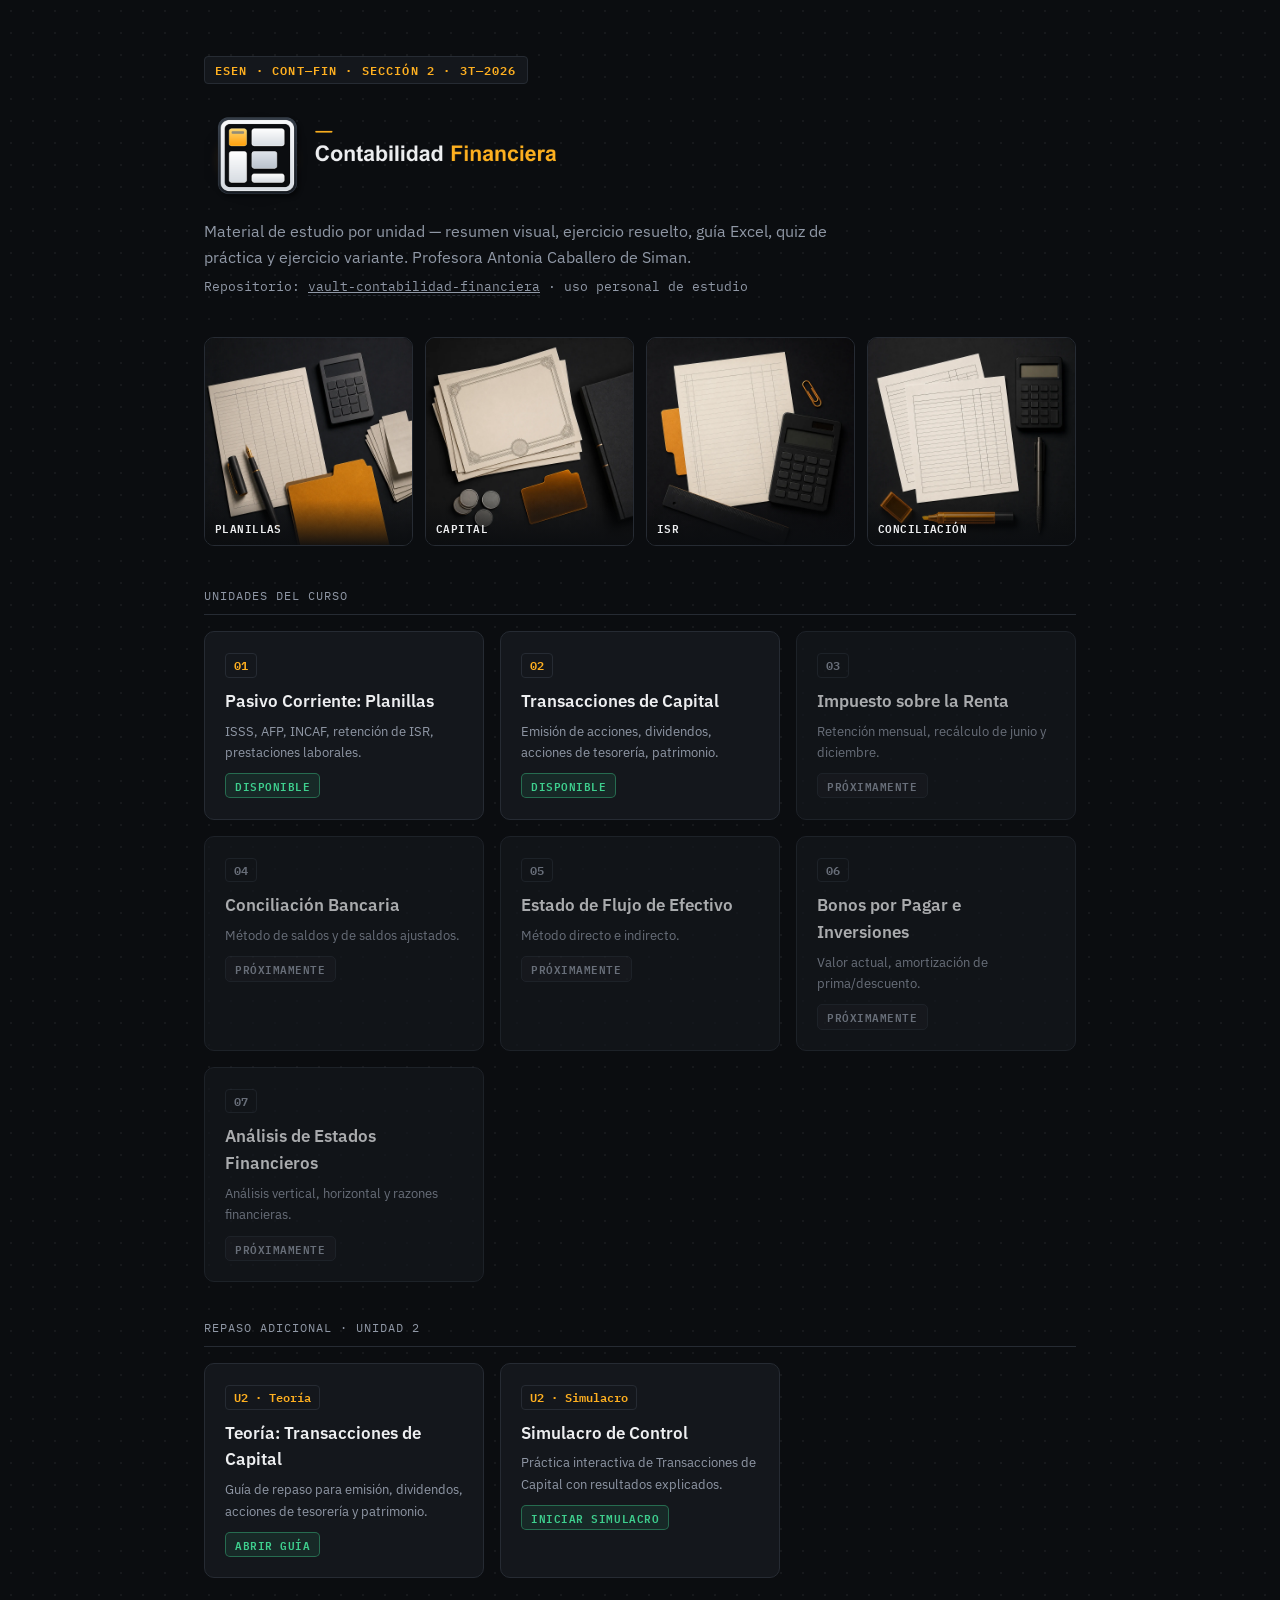
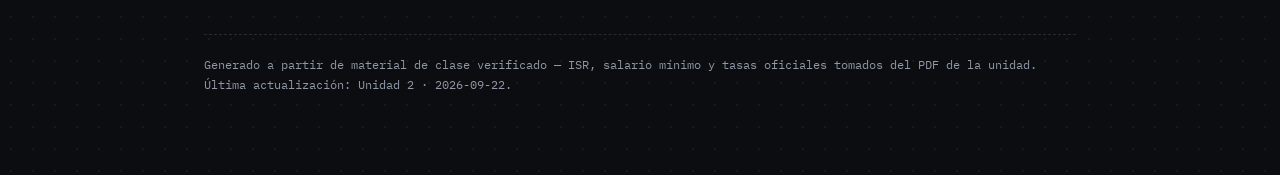
<file: docs/index.html>
<!DOCTYPE html>
<html lang="es">
<head>
<meta charset="UTF-8">
<meta name="viewport" content="width=device-width, initial-scale=1.0">
<title>Contabilidad Financiera — Sección 2 · Trimestre 3/2026</title>
<link rel="icon" type="image/png" href="favicon-v8.png">
<link rel="preconnect" href="https://fonts.googleapis.com">
<link rel="preconnect" href="https://fonts.gstatic.com" crossorigin>
<link href="https://fonts.googleapis.com/css2?family=Bricolage+Grotesque:opsz,wght@12..96,400..800&family=IBM+Plex+Sans:wght@300;400;500;600;700&family=IBM+Plex+Mono:wght@400;500;600;700&display=swap" rel="stylesheet">
<style>
:root{
  --bg:#0B0D10; --bg-elev:#14171C; --bg-elev2:#1C2027;
  --border:#262B33;
  --text:#EDEEF0; --text-dim:#9098A6;
  --accent:#FFB020; --accent-2:#FFD873;
  --success:#3ECF8E; --danger:#FF5C5C; --legal:#5AC8FA;
  --ease:cubic-bezier(0.16,1,0.3,1);
}
*{box-sizing:border-box; margin:0; padding:0;}
html{background:var(--bg);}
body{
  font-family:'IBM Plex Sans',sans-serif; background:var(--bg); color:var(--text); line-height:1.6;
  background-image:radial-gradient(rgba(255,255,255,0.05) 1px, transparent 1px);
  background-size:22px 22px;
  min-height:100vh;
}
h1,h2{font-family:'Bricolage Grotesque',sans-serif; font-weight:700; letter-spacing:-0.01em;}
em{font-style:normal; color:var(--accent);}
a{color:var(--accent-2);}
.mono{font-family:'IBM Plex Mono',monospace;}

.wrap{max-width:920px; margin:0 auto; padding:56px 24px 80px;}

.eyebrow{
  font-family:'IBM Plex Mono',monospace; font-size:0.72rem; letter-spacing:0.1em; text-transform:uppercase;
  color:var(--accent); font-weight:600; margin-bottom:18px; display:inline-block;
  border:1px solid var(--border); padding:4px 10px; border-radius:4px; background:var(--bg-elev);
}
h1{font-size:2.4rem; margin-bottom:10px;}
.brand-logo{display:block; width:min(100%, 480px); height:auto;}
.sub{color:var(--text-dim); font-size:1rem; max-width:640px; margin-bottom:6px;}
.meta{color:var(--text-dim); font-size:0.82rem; margin-bottom:40px; font-family:'IBM Plex Mono',monospace;}
.meta a{color:var(--text-dim); border-bottom:1px dashed var(--border);}

.course-visuals{display:grid; grid-template-columns:repeat(4,1fr); gap:12px; margin:28px 0 40px;}
.course-visual{margin:0; min-width:0; aspect-ratio:1; overflow:hidden; border:1px solid var(--border); border-radius:10px; background:var(--bg-elev); position:relative;}
.course-visual img{width:100%; height:100%; display:block; object-fit:cover; transition:transform 0.35s var(--ease);}
.course-visual:hover img{transform:scale(1.035);}
.course-visual figcaption{position:absolute; inset:auto 0 0; padding:18px 10px 8px; background:linear-gradient(transparent,rgba(11,13,16,0.92)); color:var(--text); font:600 0.68rem 'IBM Plex Mono',monospace; letter-spacing:0.04em; text-transform:uppercase;}

.section-title{
  font-family:'IBM Plex Mono',monospace; font-size:0.78rem; text-transform:uppercase; letter-spacing:0.08em;
  color:var(--text-dim); margin:36px 0 16px; padding-bottom:8px; border-bottom:1px solid var(--border);
}

.units{display:grid; grid-template-columns:repeat(auto-fill,minmax(260px,1fr)); gap:16px;}

.unit-card{
  background:var(--bg-elev); border:1px solid var(--border); border-radius:10px; padding:20px;
  transition:transform 0.3s var(--ease), border-color 0.3s var(--ease); position:relative; text-decoration:none; color:var(--text);
  display:block;
}
.unit-card.live:hover{transform:translateY(-3px); border-color:var(--accent);}
.unit-card.live:focus-visible{outline:2px solid var(--accent-2); outline-offset:2px;}
.unit-num{
  font-family:'IBM Plex Mono',monospace; font-size:0.72rem; color:var(--accent); font-weight:600;
  border:1px solid var(--border); border-radius:4px; padding:2px 8px; display:inline-block; margin-bottom:10px;
}
.unit-card.pending .unit-num{color:var(--text-dim);}
.unit-card h3{font-size:1.05rem; font-weight:600; margin-bottom:6px; font-family:'IBM Plex Sans',sans-serif;}
.unit-card p{font-size:0.83rem; color:var(--text-dim); margin-bottom:10px;}
.unit-status{
  font-family:'IBM Plex Mono',monospace; font-size:0.68rem; text-transform:uppercase; letter-spacing:0.05em;
  padding:3px 9px; border-radius:5px; display:inline-block; font-weight:600; border:1px solid;
}
.unit-status.live{background:rgba(62,207,142,0.1); color:var(--success); border-color:rgba(62,207,142,0.4);}
.unit-status.pending{background:rgba(255,255,255,0.03); color:var(--text-dim); border-color:var(--border);}

.unit-card.pending{cursor:default; opacity:0.7;}

footer{margin-top:56px; padding-top:20px; border-top:1px dashed var(--border); color:var(--text-dim); font-size:0.78rem; font-family:'IBM Plex Mono',monospace;}
footer a{color:var(--text-dim);}

@media (prefers-reduced-motion: reduce){
  *{transition-duration:0.01ms !important;}
}
@media (max-width:560px){.course-visuals{grid-template-columns:repeat(2,1fr);}}
</style>
</head>
<body>
<div class="wrap">
  <span class="eyebrow">ESEN · CONT—FIN · SECCIÓN 2 · 3T—2026</span>
  <h1><img class="brand-logo" src="assets/contabilidad-financiera-logo-light-v8.webp" alt="Contabilidad Financiera"></h1>
  <p class="sub">Material de estudio por unidad — resumen visual, ejercicio resuelto, guía Excel, quiz de práctica y ejercicio variante. Profesora Antonia Caballero de Siman.</p>
  <p class="meta">Repositorio: <a href="https://github.com/carcamval2025-cyber/vault-contabilidad-financiera" target="_blank" rel="noopener">vault-contabilidad-financiera</a> · uso personal de estudio</p>

  <section class="course-visuals" aria-label="Áreas de estudio del curso">
    <figure class="course-visual">
      <img src="assets/curso/curso-planillas.webp" alt="Planilla contable con calculadora, pluma y carpeta ámbar" loading="lazy">
      <figcaption>Planillas</figcaption>
    </figure>
    <figure class="course-visual">
      <img src="assets/curso/curso-capital.webp" alt="Documentos de capital, libro contable y monedas sobre superficie oscura" loading="lazy">
      <figcaption>Capital</figcaption>
    </figure>
    <figure class="course-visual">
      <img src="assets/curso/curso-isr.webp" alt="Hoja de retenciones con calculadora, regla y clip ámbar" loading="lazy">
      <figcaption>ISR</figcaption>
    </figure>
    <figure class="course-visual">
      <img src="assets/curso/curso-conciliacion.webp" alt="Dos hojas de conciliación con calculadora, pluma y marcador ámbar" loading="lazy">
      <figcaption>Conciliación</figcaption>
    </figure>
  </section>

  <div class="section-title">Unidades del curso</div>
  <div class="units">
    <a class="unit-card live" href="unidad-1/">
      <span class="unit-num">01</span>
      <h3>Pasivo Corriente: Planillas</h3>
      <p>ISSS, AFP, INCAF, retención de ISR, prestaciones laborales.</p>
      <span class="unit-status live">Disponible</span>
    </a>
    <a class="unit-card live" href="unidad-2/">
      <span class="unit-num">02</span>
      <h3>Transacciones de Capital</h3>
      <p>Emisión de acciones, dividendos, acciones de tesorería, patrimonio.</p>
      <span class="unit-status live">Disponible</span>
    </a>
    <div class="unit-card pending">
      <span class="unit-num">03</span>
      <h3>Impuesto sobre la Renta</h3>
      <p>Retención mensual, recálculo de junio y diciembre.</p>
      <span class="unit-status pending">Próximamente</span>
    </div>
    <div class="unit-card pending">
      <span class="unit-num">04</span>
      <h3>Conciliación Bancaria</h3>
      <p>Método de saldos y de saldos ajustados.</p>
      <span class="unit-status pending">Próximamente</span>
    </div>
    <div class="unit-card pending">
      <span class="unit-num">05</span>
      <h3>Estado de Flujo de Efectivo</h3>
      <p>Método directo e indirecto.</p>
      <span class="unit-status pending">Próximamente</span>
    </div>
    <div class="unit-card pending">
      <span class="unit-num">06</span>
      <h3>Bonos por Pagar e Inversiones</h3>
      <p>Valor actual, amortización de prima/descuento.</p>
      <span class="unit-status pending">Próximamente</span>
    </div>
    <div class="unit-card pending">
      <span class="unit-num">07</span>
      <h3>Análisis de Estados Financieros</h3>
      <p>Análisis vertical, horizontal y razones financieras.</p>
      <span class="unit-status pending">Próximamente</span>
    </div>
  </div>

  <div class="section-title">Repaso adicional · Unidad 2</div>
  <div class="units">
    <a class="unit-card live" href="unidad-2/U2_Teoria_TransaccionesCapital.html">
      <span class="unit-num">U2 · Teoría</span>
      <h3>Teoría: Transacciones de Capital</h3>
      <p>Guía de repaso para emisión, dividendos, acciones de tesorería y patrimonio.</p>
      <span class="unit-status live">Abrir guía</span>
    </a>
    <a class="unit-card live" href="unidad-2/U2_SimulacroControl_TransaccionesCapital.html">
      <span class="unit-num">U2 · Simulacro</span>
      <h3>Simulacro de Control</h3>
      <p>Práctica interactiva de Transacciones de Capital con resultados explicados.</p>
      <span class="unit-status live">Iniciar simulacro</span>
    </a>
  </div>

  <footer>
    Generado a partir de material de clase verificado — ISR, salario mínimo y tasas oficiales tomados del PDF de la unidad. Última actualización: Unidad 2 · 2026-09-22.
  </footer>
</div>
</body>
</html>
</file>
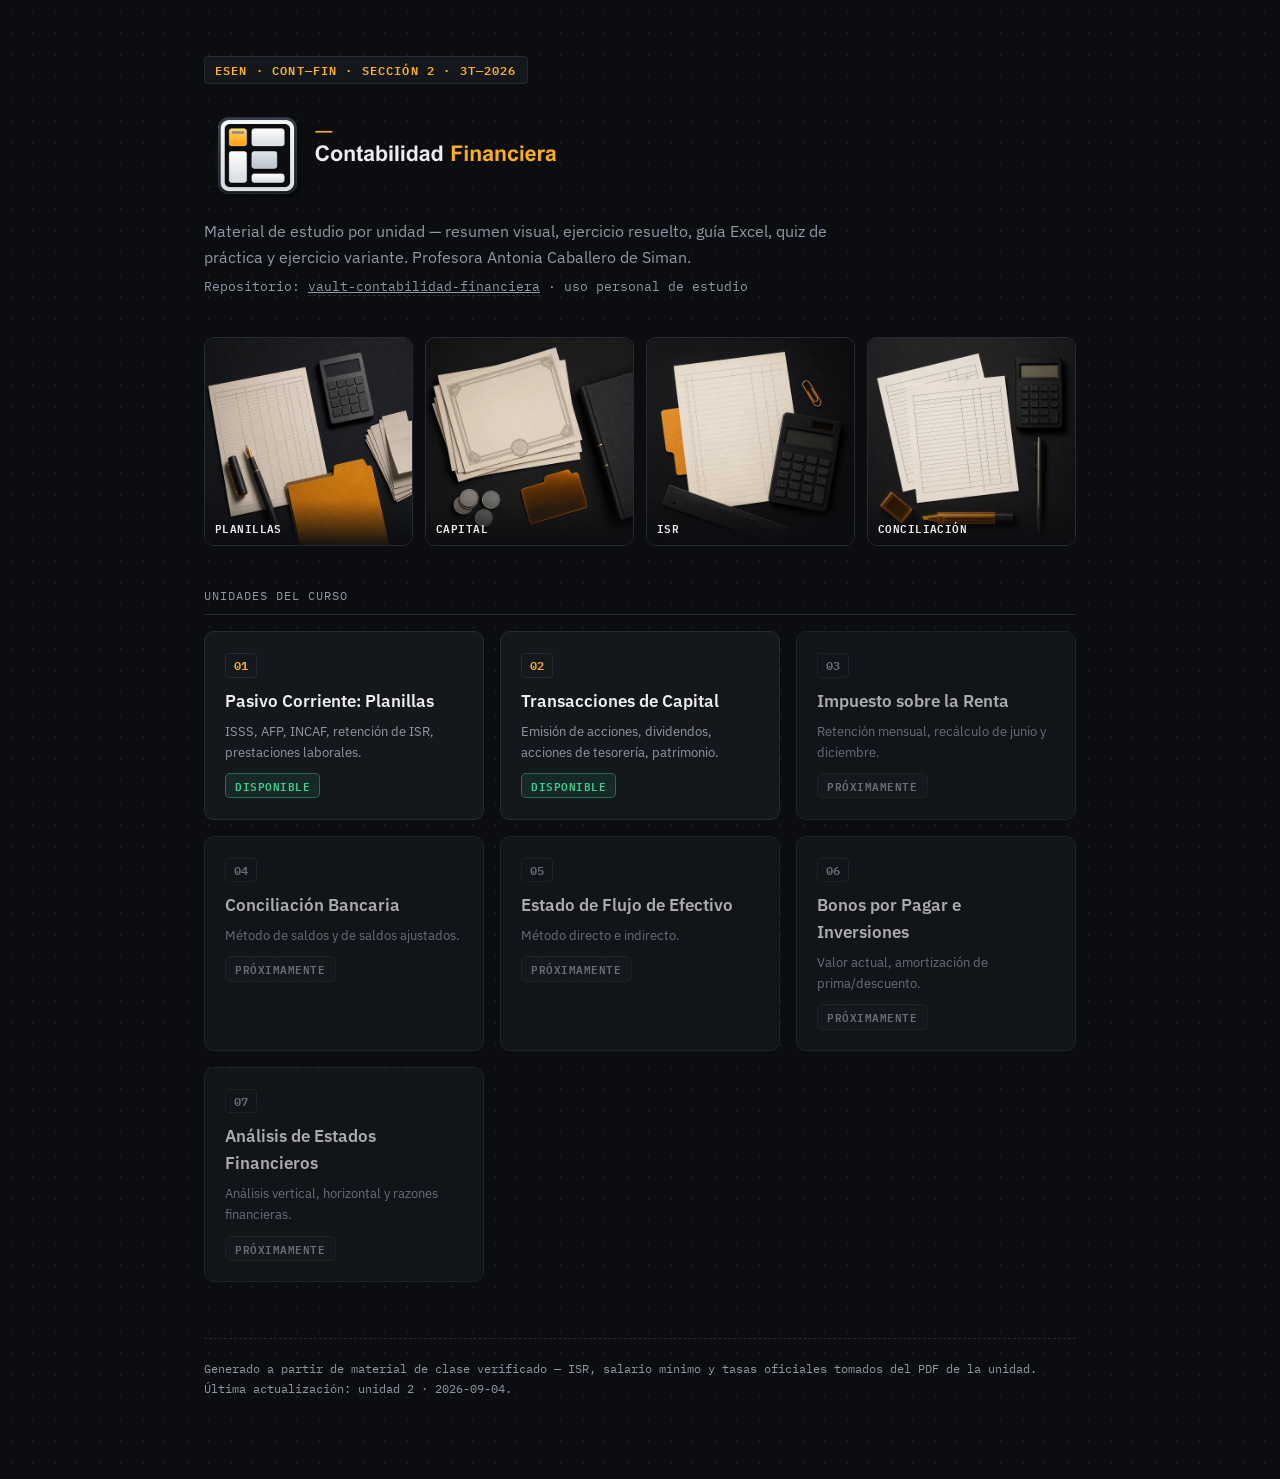
<file: Entregables/index.html>
<!DOCTYPE html>
<html lang="es">
<head>
<meta charset="UTF-8">
<meta name="viewport" content="width=device-width, initial-scale=1.0">
<title>Contabilidad Financiera — Sección 2 · Trimestre 3/2026</title>
<link rel="icon" type="image/png" href="favicon-v8.png">
<link rel="preconnect" href="https://fonts.googleapis.com">
<link rel="preconnect" href="https://fonts.gstatic.com" crossorigin>
<link href="https://fonts.googleapis.com/css2?family=Bricolage+Grotesque:opsz,wght@12..96,400..800&family=IBM+Plex+Sans:wght@300;400;500;600;700&family=IBM+Plex+Mono:wght@400;500;600;700&display=swap" rel="stylesheet">
<style>
:root{
  --bg:#0B0D10; --bg-elev:#14171C; --bg-elev2:#1C2027;
  --border:#262B33;
  --text:#EDEEF0; --text-dim:#9098A6;
  --accent:#FFB020; --accent-2:#FFD873;
  --success:#3ECF8E; --danger:#FF5C5C; --legal:#5AC8FA;
  --ease:cubic-bezier(0.16,1,0.3,1);
}
*{box-sizing:border-box; margin:0; padding:0;}
html{background:var(--bg);}
body{
  font-family:'IBM Plex Sans',sans-serif; background:var(--bg); color:var(--text); line-height:1.6;
  background-image:radial-gradient(rgba(255,255,255,0.05) 1px, transparent 1px);
  background-size:22px 22px;
  min-height:100vh;
}
h1,h2{font-family:'Bricolage Grotesque',sans-serif; font-weight:700; letter-spacing:-0.01em;}
em{font-style:normal; color:var(--accent);}
a{color:var(--accent-2);}
.mono{font-family:'IBM Plex Mono',monospace;}

.wrap{max-width:920px; margin:0 auto; padding:56px 24px 80px;}

.eyebrow{
  font-family:'IBM Plex Mono',monospace; font-size:0.72rem; letter-spacing:0.1em; text-transform:uppercase;
  color:var(--accent); font-weight:600; margin-bottom:18px; display:inline-block;
  border:1px solid var(--border); padding:4px 10px; border-radius:4px; background:var(--bg-elev);
}
h1{font-size:2.4rem; margin-bottom:10px;}
.brand-logo{display:block; width:min(100%, 480px); height:auto;}
.sub{color:var(--text-dim); font-size:1rem; max-width:640px; margin-bottom:6px;}
.meta{color:var(--text-dim); font-size:0.82rem; margin-bottom:40px; font-family:'IBM Plex Mono',monospace;}
.meta a{color:var(--text-dim); border-bottom:1px dashed var(--border);}

.course-visuals{display:grid; grid-template-columns:repeat(4,1fr); gap:12px; margin:28px 0 40px;}
.course-visual{margin:0; min-width:0; aspect-ratio:1; overflow:hidden; border:1px solid var(--border); border-radius:10px; background:var(--bg-elev); position:relative;}
.course-visual img{width:100%; height:100%; display:block; object-fit:cover; transition:transform 0.35s var(--ease);}
.course-visual:hover img{transform:scale(1.035);}
.course-visual figcaption{position:absolute; inset:auto 0 0; padding:18px 10px 8px; background:linear-gradient(transparent,rgba(11,13,16,0.92)); color:var(--text); font:600 0.68rem 'IBM Plex Mono',monospace; letter-spacing:0.04em; text-transform:uppercase;}

.section-title{
  font-family:'IBM Plex Mono',monospace; font-size:0.78rem; text-transform:uppercase; letter-spacing:0.08em;
  color:var(--text-dim); margin:36px 0 16px; padding-bottom:8px; border-bottom:1px solid var(--border);
}

.units{display:grid; grid-template-columns:repeat(auto-fill,minmax(260px,1fr)); gap:16px;}

.unit-card{
  background:var(--bg-elev); border:1px solid var(--border); border-radius:10px; padding:20px;
  transition:transform 0.3s var(--ease), border-color 0.3s var(--ease); position:relative; text-decoration:none; color:var(--text);
  display:block;
}
.unit-card.live:hover{transform:translateY(-3px); border-color:var(--accent);}
.unit-card.live:focus-visible{outline:2px solid var(--accent-2); outline-offset:2px;}
.unit-num{
  font-family:'IBM Plex Mono',monospace; font-size:0.72rem; color:var(--accent); font-weight:600;
  border:1px solid var(--border); border-radius:4px; padding:2px 8px; display:inline-block; margin-bottom:10px;
}
.unit-card.pending .unit-num{color:var(--text-dim);}
.unit-card h3{font-size:1.05rem; font-weight:600; margin-bottom:6px; font-family:'IBM Plex Sans',sans-serif;}
.unit-card p{font-size:0.83rem; color:var(--text-dim); margin-bottom:10px;}
.unit-status{
  font-family:'IBM Plex Mono',monospace; font-size:0.68rem; text-transform:uppercase; letter-spacing:0.05em;
  padding:3px 9px; border-radius:5px; display:inline-block; font-weight:600; border:1px solid;
}
.unit-status.live{background:rgba(62,207,142,0.1); color:var(--success); border-color:rgba(62,207,142,0.4);}
.unit-status.pending{background:rgba(255,255,255,0.03); color:var(--text-dim); border-color:var(--border);}

.unit-card.pending{cursor:default; opacity:0.7;}

footer{margin-top:56px; padding-top:20px; border-top:1px dashed var(--border); color:var(--text-dim); font-size:0.78rem; font-family:'IBM Plex Mono',monospace;}
footer a{color:var(--text-dim);}

@media (prefers-reduced-motion: reduce){
  *{transition-duration:0.01ms !important;}
}
@media (max-width:560px){.course-visuals{grid-template-columns:repeat(2,1fr);}}
</style>
</head>
<body>
<div class="wrap">
  <span class="eyebrow">ESEN · CONT—FIN · SECCIÓN 2 · 3T—2026</span>
  <h1><img class="brand-logo" src="assets/contabilidad-financiera-logo-light-v8.webp" alt="Contabilidad Financiera"></h1>
  <p class="sub">Material de estudio por unidad — resumen visual, ejercicio resuelto, guía Excel, quiz de práctica y ejercicio variante. Profesora Antonia Caballero de Siman.</p>
  <p class="meta">Repositorio: <a href="https://github.com/carcamval2025-cyber/vault-contabilidad-financiera" target="_blank" rel="noopener">vault-contabilidad-financiera</a> · uso personal de estudio</p>

  <section class="course-visuals" aria-label="Áreas de estudio del curso">
    <figure class="course-visual">
      <img src="assets/curso/curso-planillas.webp" alt="Planilla contable con calculadora, pluma y carpeta ámbar" loading="lazy">
      <figcaption>Planillas</figcaption>
    </figure>
    <figure class="course-visual">
      <img src="assets/curso/curso-capital.webp" alt="Documentos de capital, libro contable y monedas sobre superficie oscura" loading="lazy">
      <figcaption>Capital</figcaption>
    </figure>
    <figure class="course-visual">
      <img src="assets/curso/curso-isr.webp" alt="Hoja de retenciones con calculadora, regla y clip ámbar" loading="lazy">
      <figcaption>ISR</figcaption>
    </figure>
    <figure class="course-visual">
      <img src="assets/curso/curso-conciliacion.webp" alt="Dos hojas de conciliación con calculadora, pluma y marcador ámbar" loading="lazy">
      <figcaption>Conciliación</figcaption>
    </figure>
  </section>

  <div class="section-title">Unidades del curso</div>
  <div class="units">
    <a class="unit-card live" href="unidad-1/">
      <span class="unit-num">01</span>
      <h3>Pasivo Corriente: Planillas</h3>
      <p>ISSS, AFP, INCAF, retención de ISR, prestaciones laborales.</p>
      <span class="unit-status live">Disponible</span>
    </a>
    <a class="unit-card live" href="unidad-2/">
      <span class="unit-num">02</span>
      <h3>Transacciones de Capital</h3>
      <p>Emisión de acciones, dividendos, acciones de tesorería, patrimonio.</p>
      <span class="unit-status live">Disponible</span>
    </a>
    <div class="unit-card pending">
      <span class="unit-num">03</span>
      <h3>Impuesto sobre la Renta</h3>
      <p>Retención mensual, recálculo de junio y diciembre.</p>
      <span class="unit-status pending">Próximamente</span>
    </div>
    <div class="unit-card pending">
      <span class="unit-num">04</span>
      <h3>Conciliación Bancaria</h3>
      <p>Método de saldos y de saldos ajustados.</p>
      <span class="unit-status pending">Próximamente</span>
    </div>
    <div class="unit-card pending">
      <span class="unit-num">05</span>
      <h3>Estado de Flujo de Efectivo</h3>
      <p>Método directo e indirecto.</p>
      <span class="unit-status pending">Próximamente</span>
    </div>
    <div class="unit-card pending">
      <span class="unit-num">06</span>
      <h3>Bonos por Pagar e Inversiones</h3>
      <p>Valor actual, amortización de prima/descuento.</p>
      <span class="unit-status pending">Próximamente</span>
    </div>
    <div class="unit-card pending">
      <span class="unit-num">07</span>
      <h3>Análisis de Estados Financieros</h3>
      <p>Análisis vertical, horizontal y razones financieras.</p>
      <span class="unit-status pending">Próximamente</span>
    </div>
  </div>

  <footer>
    Generado a partir de material de clase verificado — ISR, salario mínimo y tasas oficiales tomados del PDF de la unidad. Última actualización: unidad 2 · 2026-09-04.
  </footer>
</div>
</body>
</html>
</file>
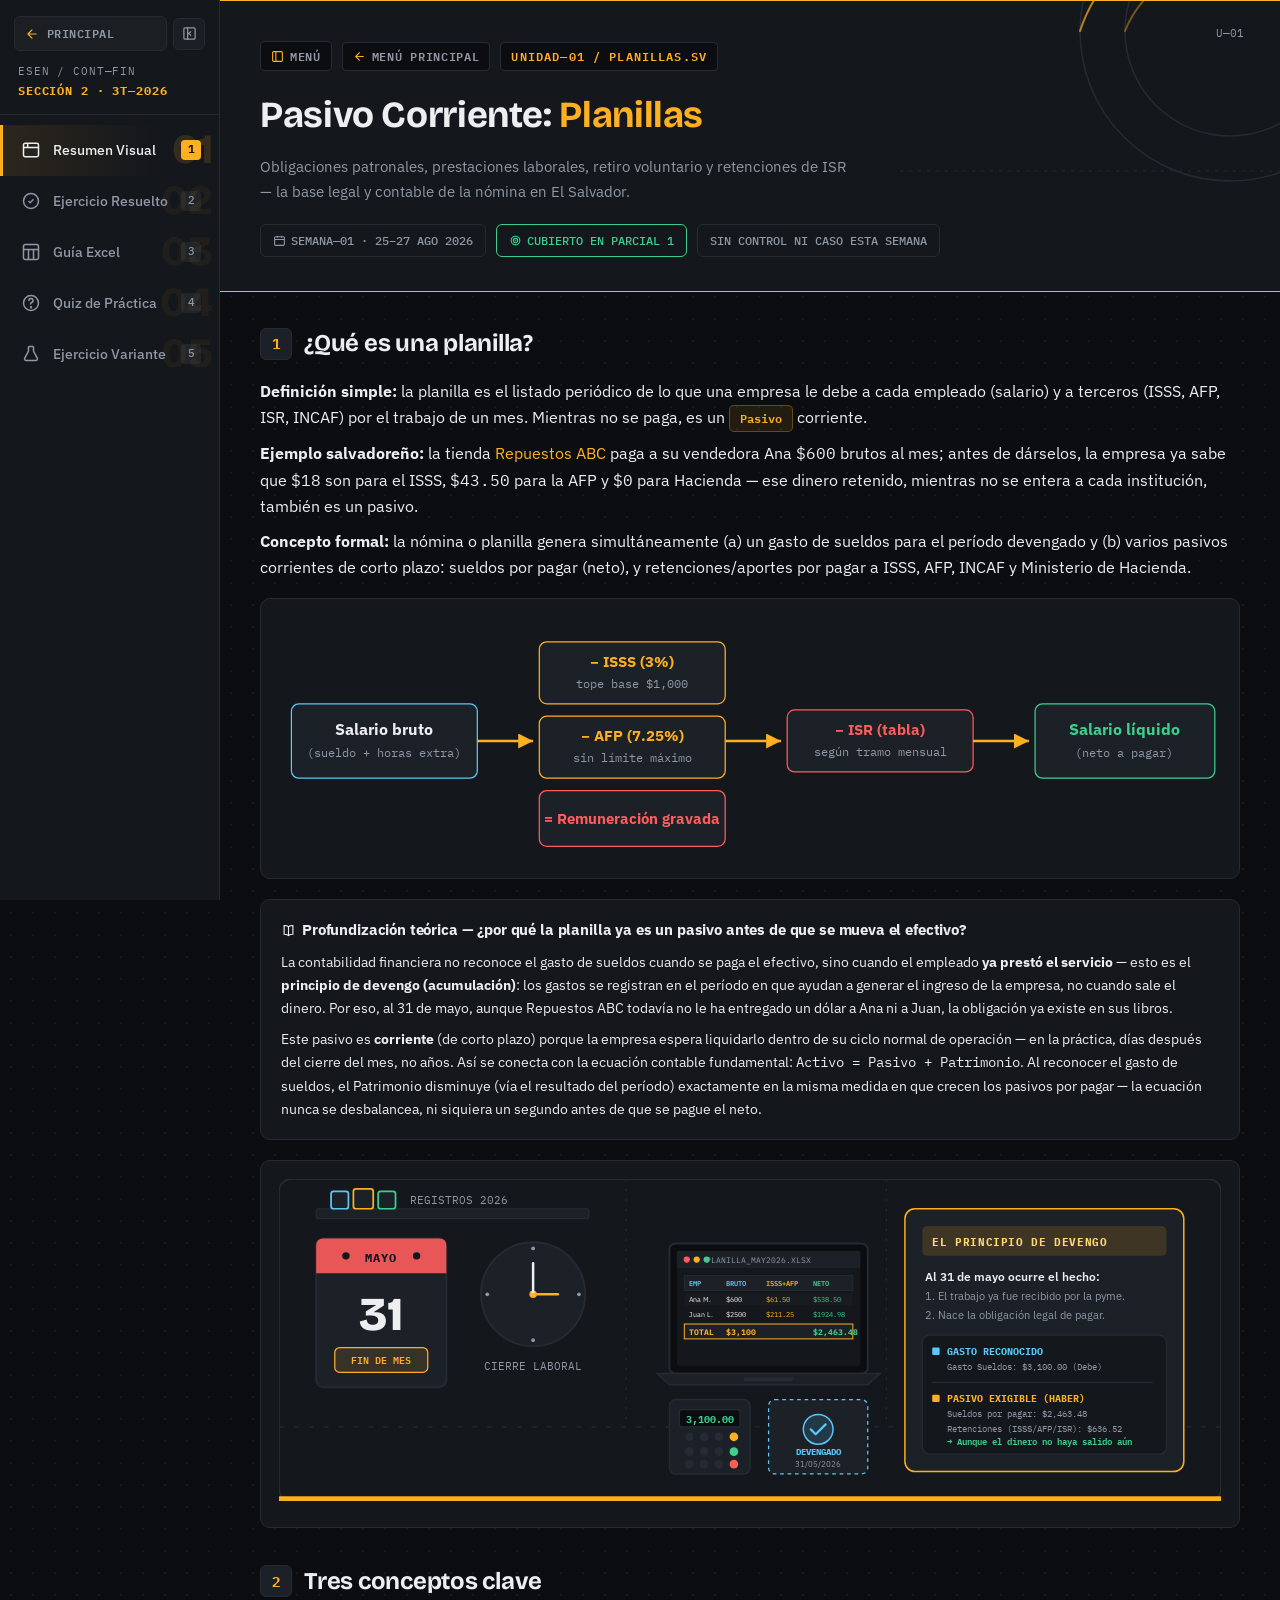
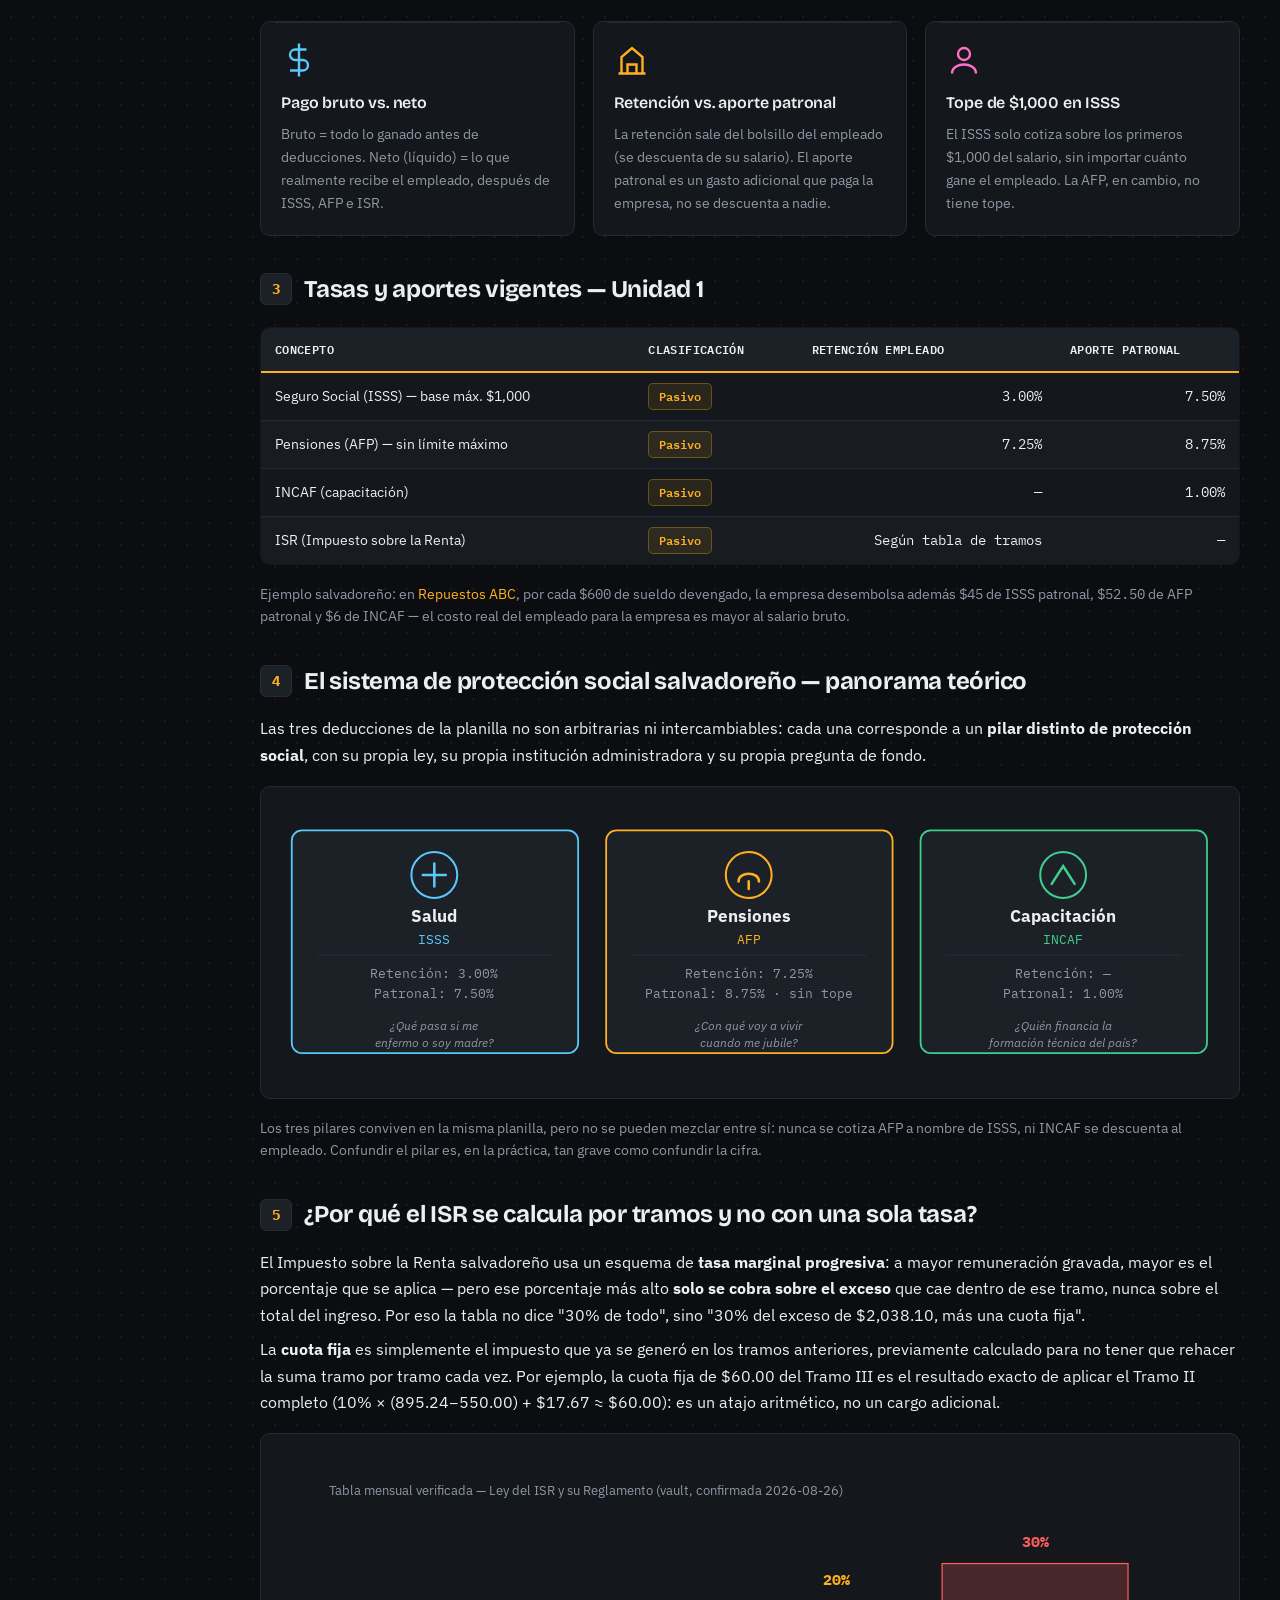
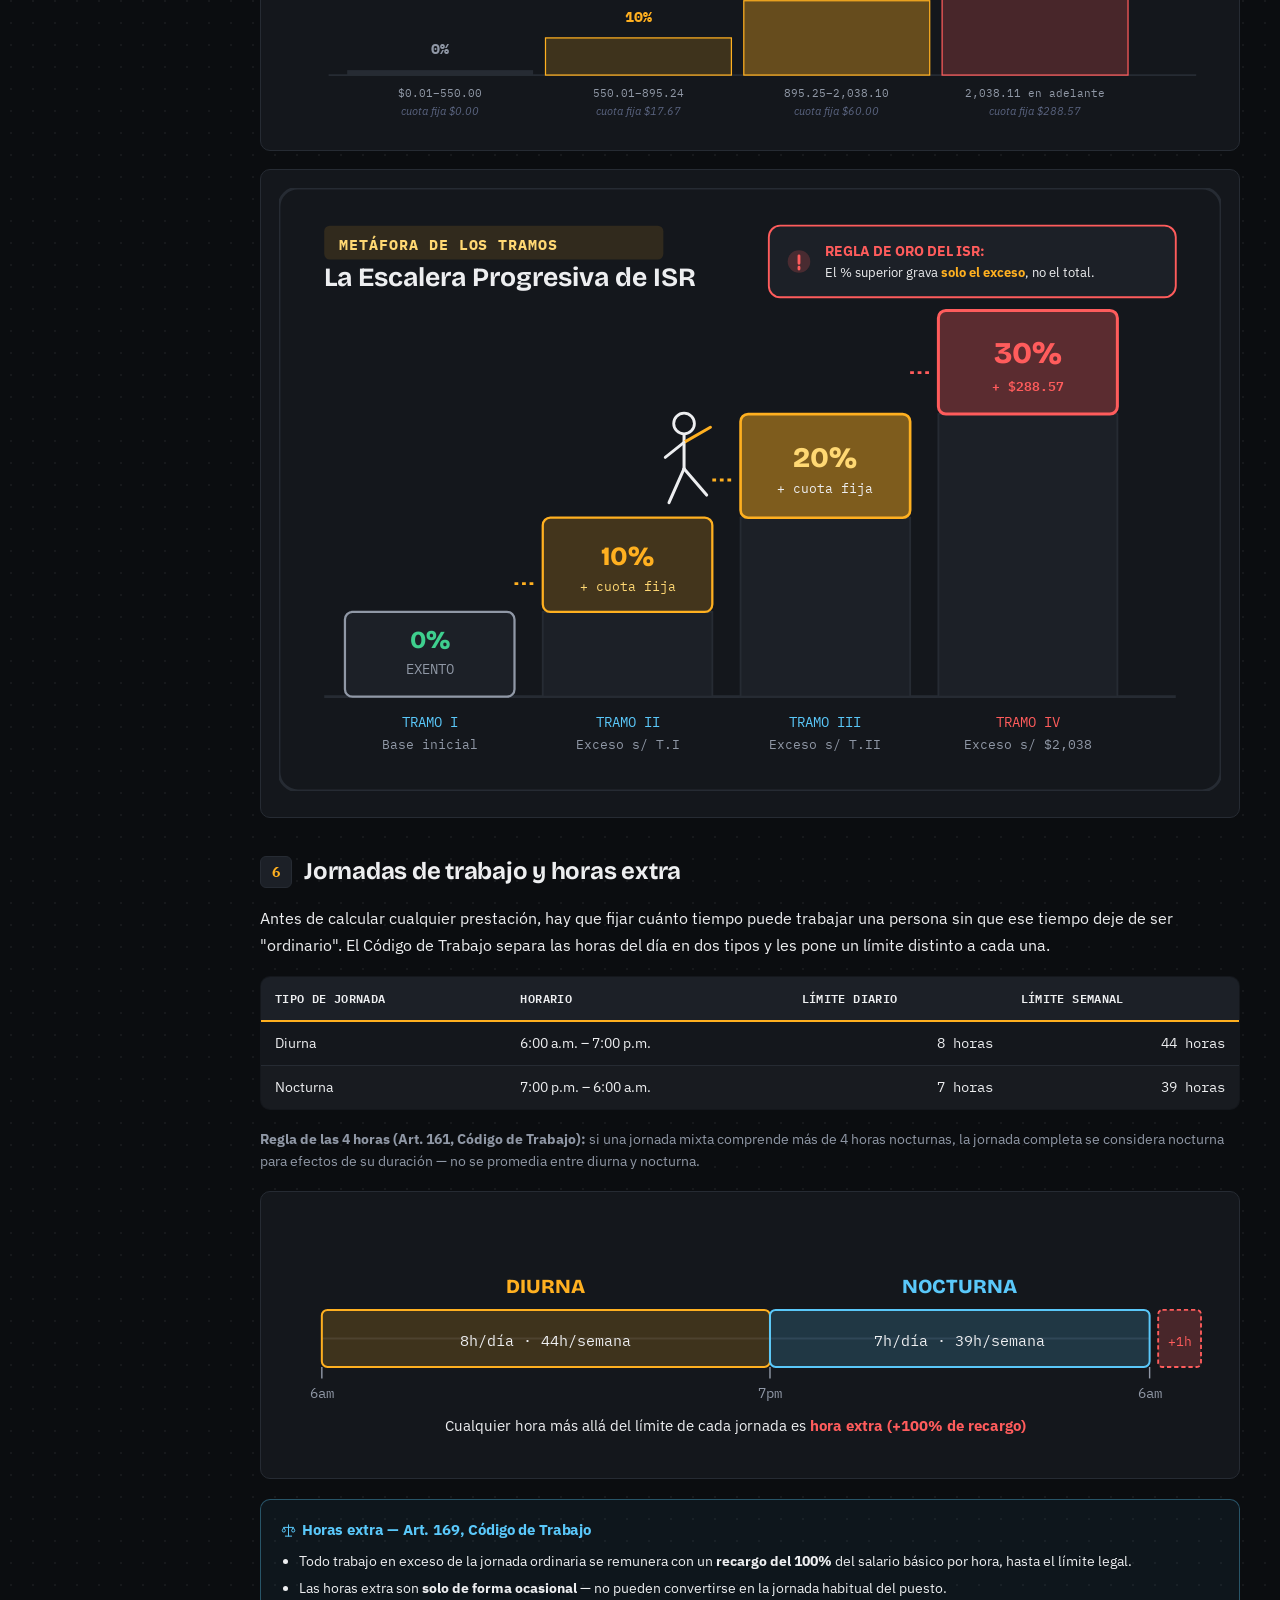
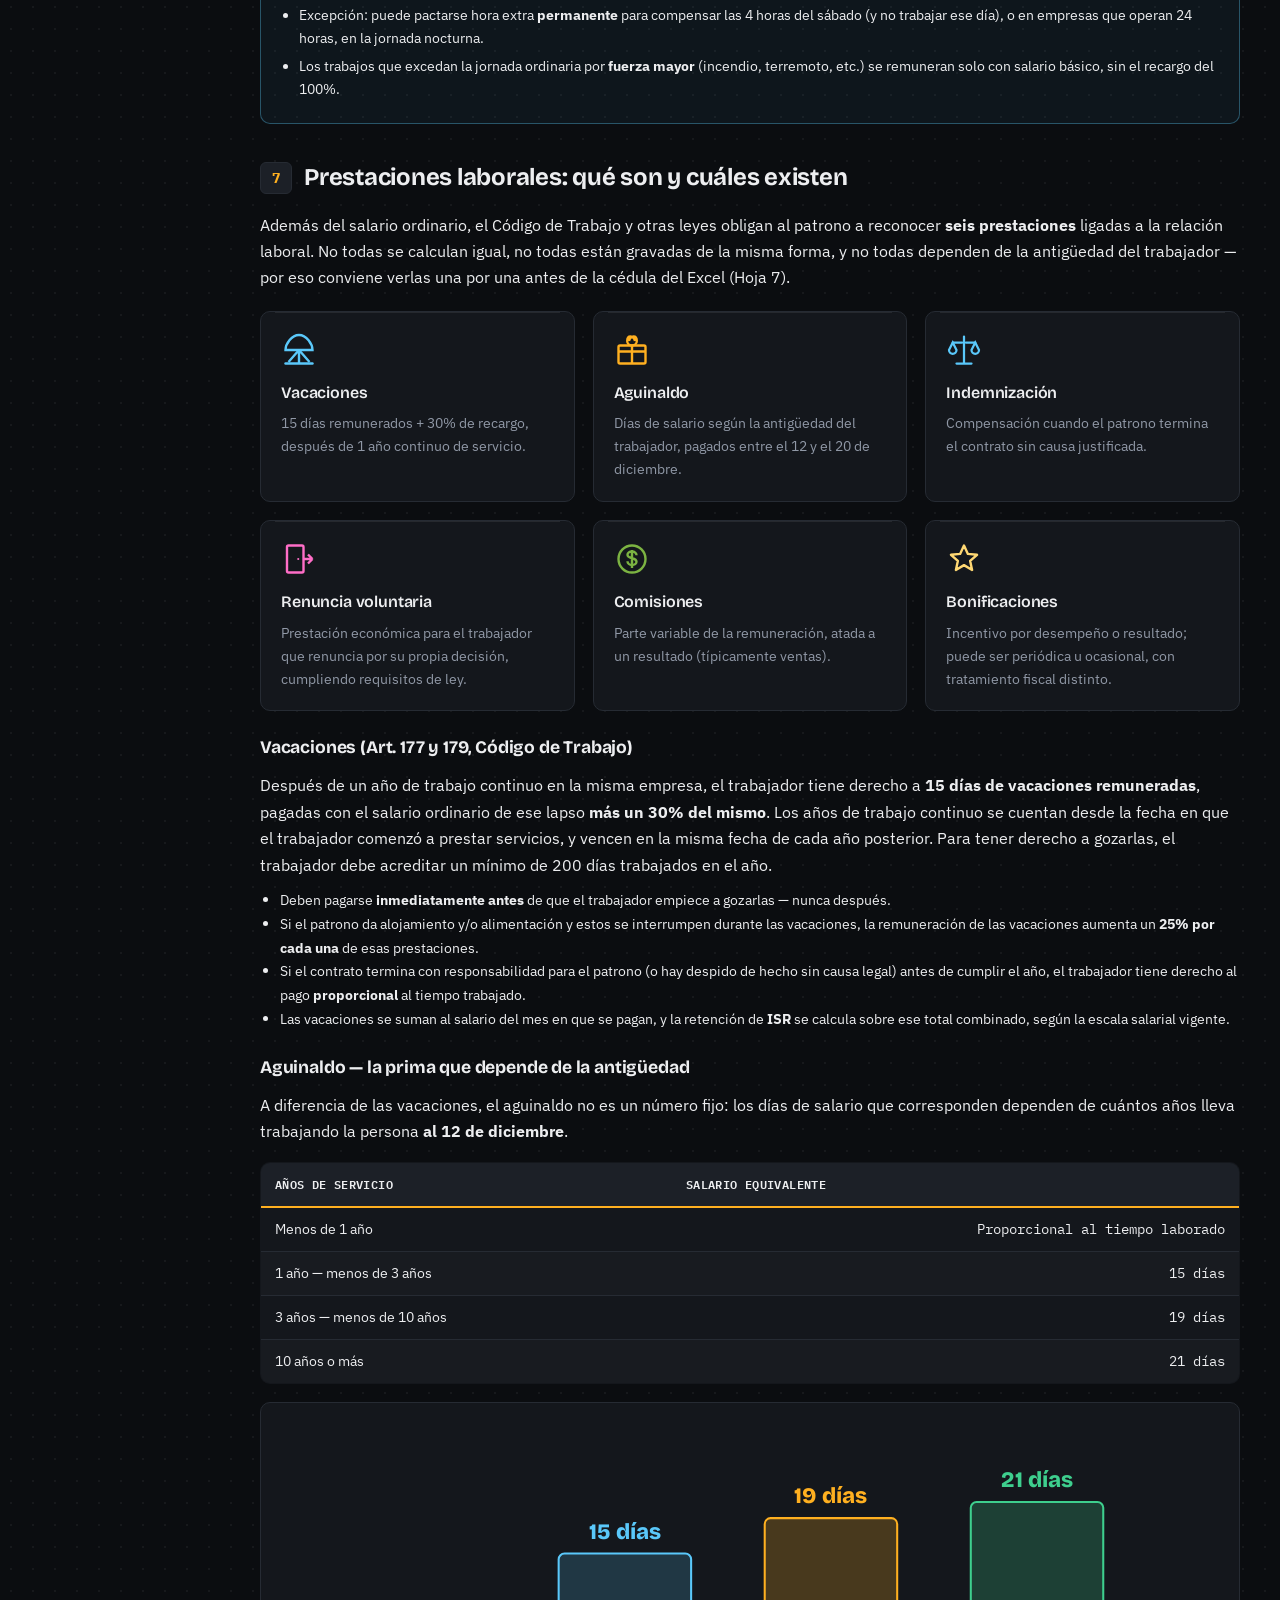
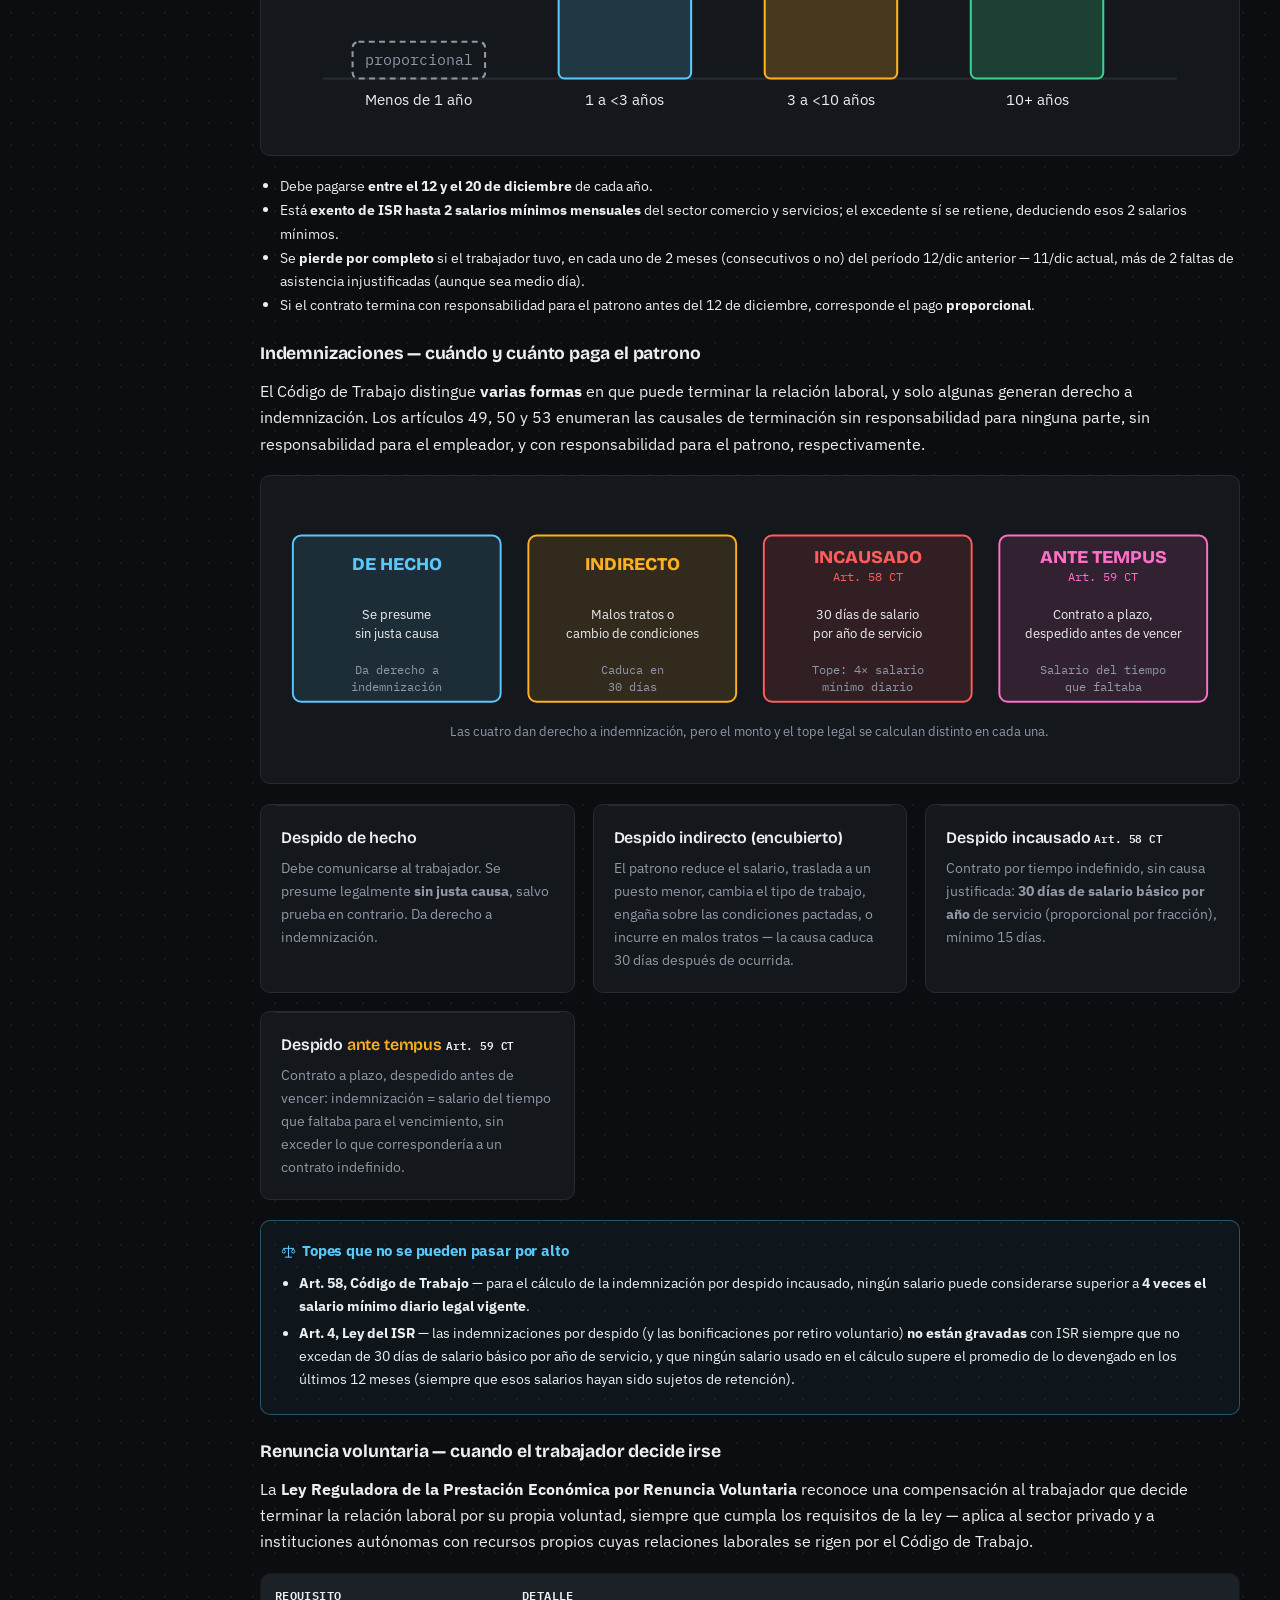
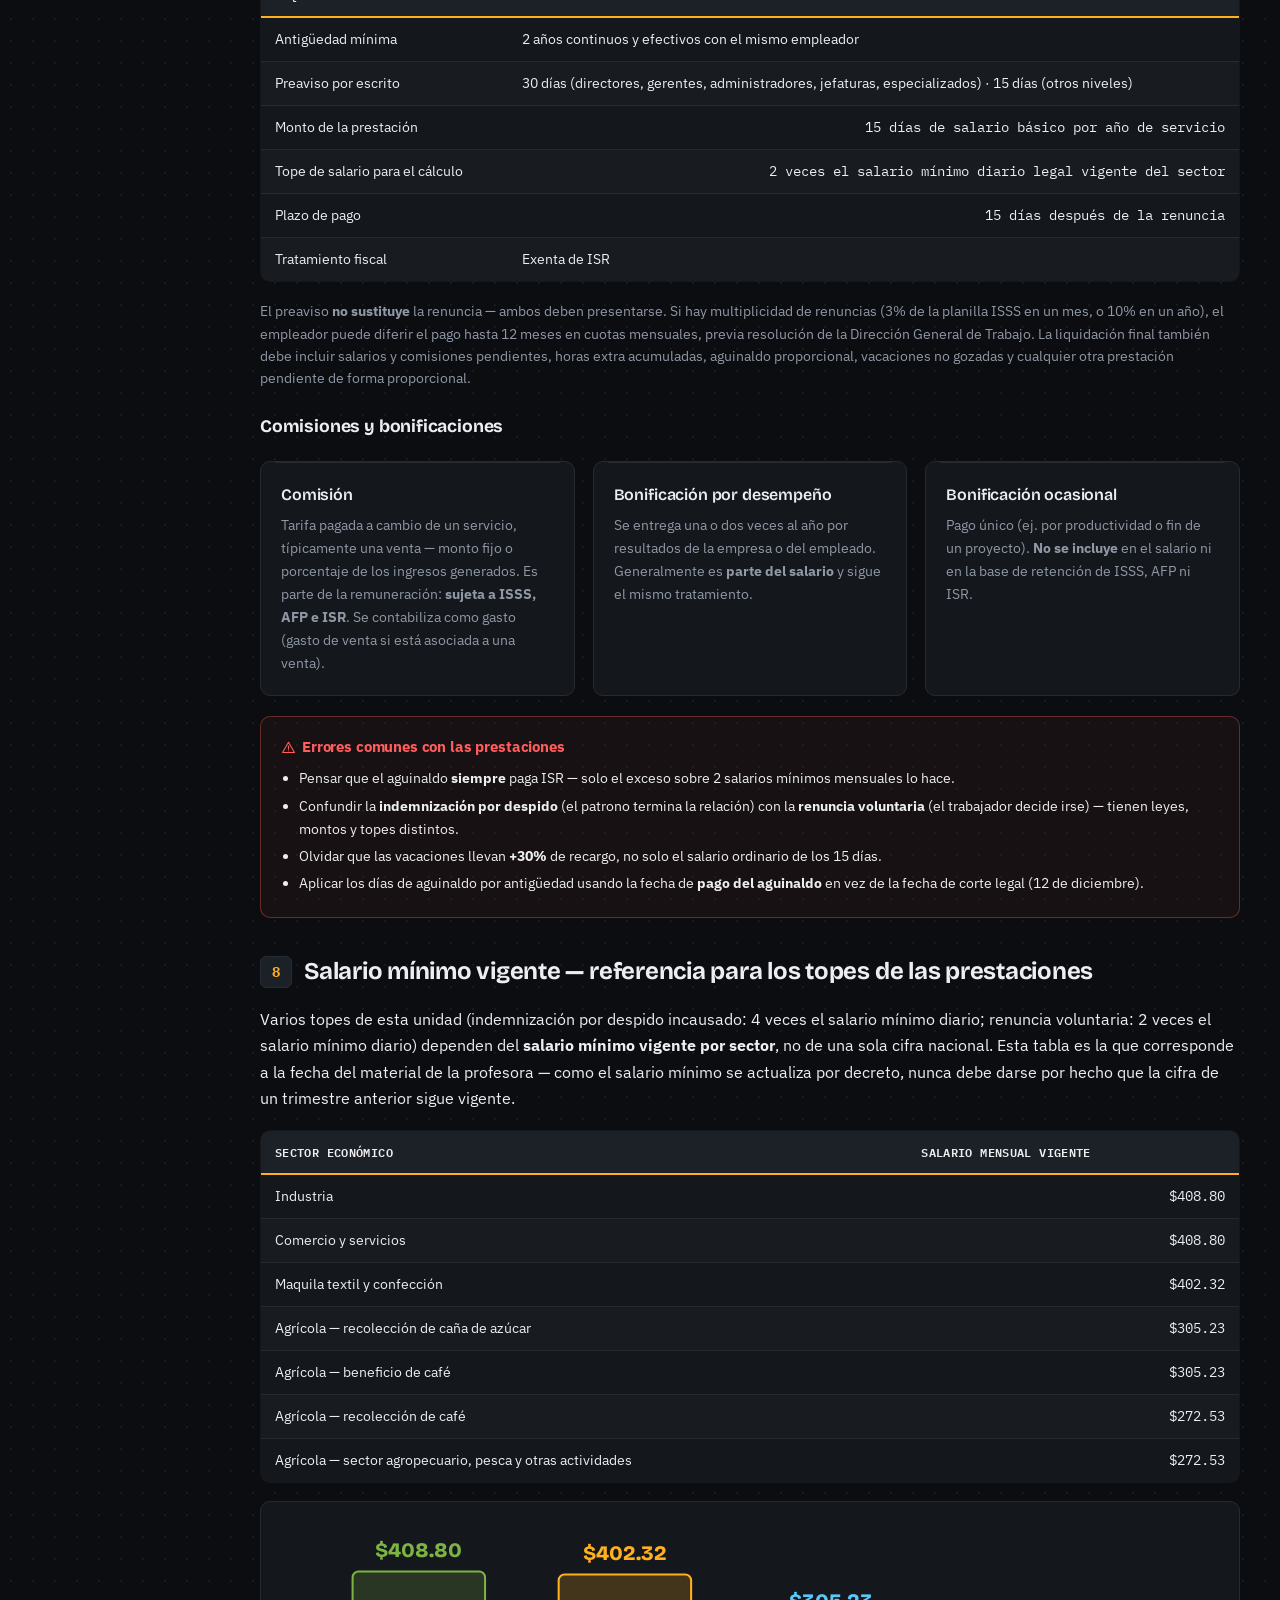
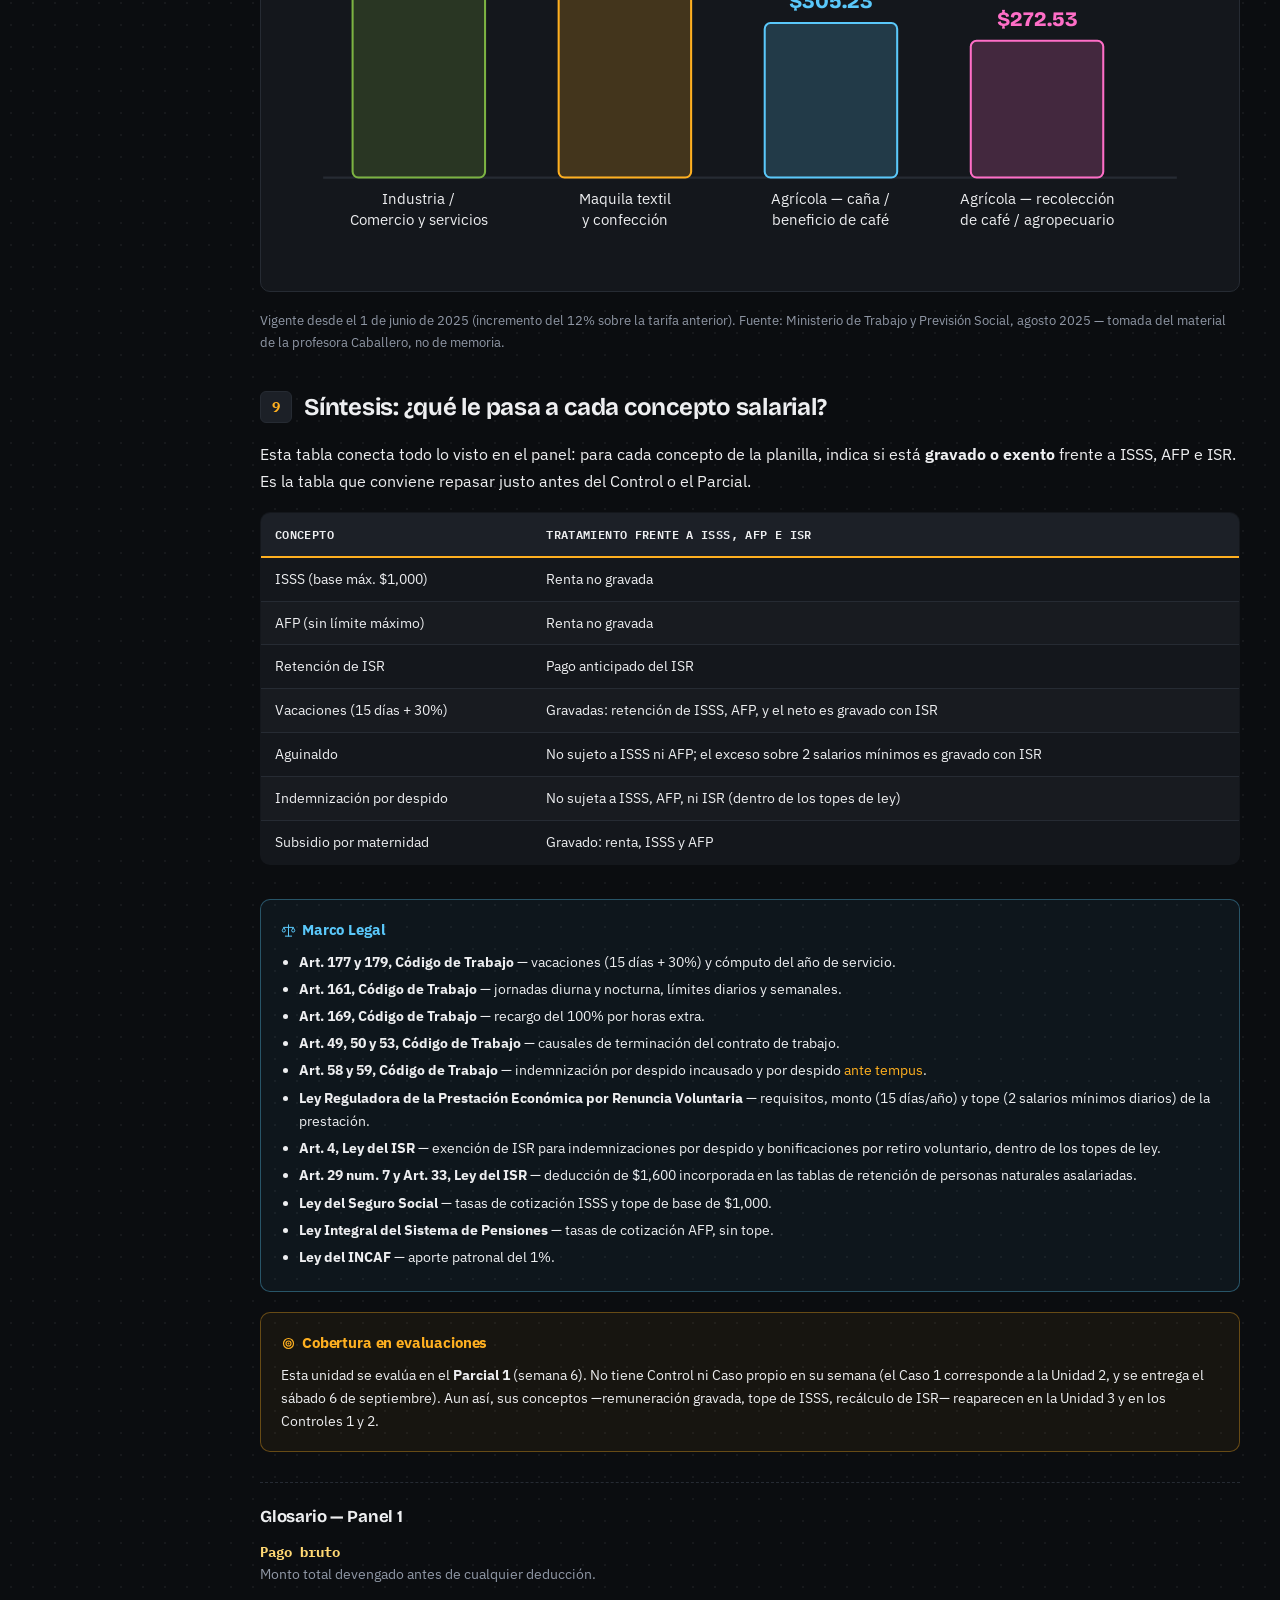
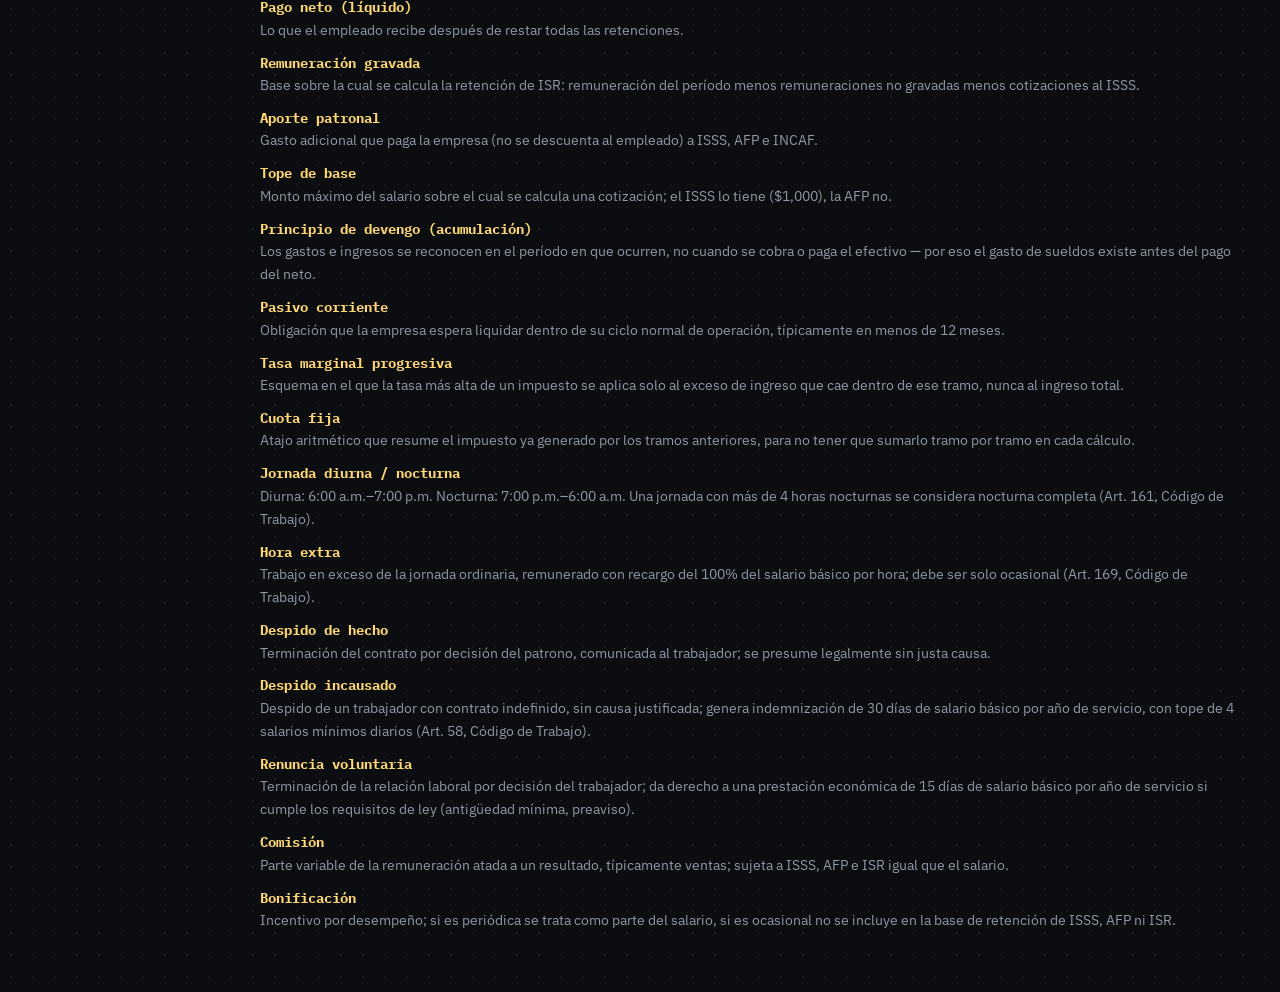
<file: docs/unidad-1/index.html>
<!DOCTYPE html>
<html lang="es">
<head>
<meta charset="UTF-8">
<meta name="viewport" content="width=device-width, initial-scale=1.0">
<title>Unidad 1 — Pasivo Corriente: Planillas | Contabilidad Financiera</title>
<link rel="icon" type="image/png" href="../favicon-v8.png">
<link rel="preconnect" href="https://fonts.googleapis.com">
<link rel="preconnect" href="https://fonts.gstatic.com" crossorigin>
<link href="https://fonts.googleapis.com/css2?family=Bricolage+Grotesque:opsz,wght@12..96,400..800&family=IBM+Plex+Sans:wght@300;400;500;600;700&family=IBM+Plex+Mono:wght@400;500;600;700&display=swap" rel="stylesheet">
<style>
:root{
  --bg:#0B0D10; --bg-elev:#14171C; --bg-elev2:#1C2027;
  --border:#262B33;
  --text:#EDEEF0; --text-dim:#9098A6;
  --accent:#FFB020; --accent-2:#FFD873; --accent-dim:rgba(255,176,32,.12);
  --success:#3ECF8E; --danger:#FF5C5C; --legal:#5AC8FA; --patrimonio:#FF6EC7;
  --ease:cubic-bezier(0.16,1,0.3,1);
}
*{box-sizing:border-box; margin:0; padding:0;}
html{background:var(--bg);}
body{
  font-family:'IBM Plex Sans',sans-serif; background:var(--bg); color:var(--text); font-weight:400; line-height:1.65;
  background-image:radial-gradient(rgba(255,255,255,0.05) 1px, transparent 1px);
  background-size:22px 22px;
}
h1,h2,h3,h4{font-family:'Bricolage Grotesque',sans-serif; font-weight:700; color:var(--text); letter-spacing:-0.01em;}
em, .accent{font-style:normal; color:var(--accent);}
a{color:var(--accent-2);}
code{font-family:'IBM Plex Mono',monospace; background:var(--bg-elev2); padding:1px 6px; border-radius:4px; font-size:0.85em; color:var(--accent-2);}
.mono, .num-cell, .fig{font-family:'IBM Plex Mono',monospace; font-variant-numeric:tabular-nums;}

/* ---------- LAYOUT ---------- */
.app{display:flex; min-height:100vh;}
.sidebar{
  width:220px; flex-shrink:0;
  background:var(--bg-elev); border-right:1px solid var(--border);
  padding:16px 0 24px; position:sticky; top:0; height:100vh; overflow-y:auto; overflow-x:hidden;
  transition:width 0.28s var(--ease), padding 0.28s var(--ease);
  z-index:20;
}
.sidebar-top{
  display:flex; align-items:center; justify-content:space-between; gap:6px;
  padding:0 14px; margin-bottom:12px;
}
.nav-back-btn{
  display:flex; align-items:center; gap:8px;
  padding:7px 10px; flex:1; min-width:0;
  color:var(--text-dim); text-decoration:none;
  font-family:'IBM Plex Mono',monospace; font-size:0.72rem; letter-spacing:0.04em; text-transform:uppercase; font-weight:600;
  background:rgba(255,255,255,0.03); border:1px solid var(--border); border-radius:6px;
  transition:all 0.2s var(--ease); white-space:nowrap; overflow:hidden; text-overflow:ellipsis;
}
.nav-back-btn svg{color:var(--accent); transition:transform 0.2s var(--ease); flex-shrink:0;}
.nav-back-btn:hover{background:var(--bg-elev2); color:var(--text); border-color:var(--accent);}
.nav-back-btn:hover svg{transform:translateX(-2px);}

.sidebar-toggle-btn{
  width:32px; height:32px; flex-shrink:0;
  display:flex; align-items:center; justify-content:center;
  background:rgba(255,255,255,0.03); border:1px solid var(--border); border-radius:6px;
  color:var(--text-dim); cursor:pointer;
  transition:all 0.2s var(--ease);
}
.sidebar-toggle-btn:hover{background:var(--bg-elev2); color:var(--accent); border-color:var(--accent);}
.sidebar-toggle-btn .toggle-ic-collapsed{display:none;}
.sidebar-toggle-btn .toggle-ic-expanded{display:block;}

.sidebar .brand{
  color:var(--text-dim); font-family:'IBM Plex Mono',monospace; font-size:0.68rem; letter-spacing:0.08em; text-transform:uppercase;
  padding:0 18px 14px; border-bottom:1px solid var(--border); margin-bottom:10px;
  transition:opacity 0.2s var(--ease), height 0.2s var(--ease), padding 0.2s var(--ease);
}
.sidebar .brand b{color:var(--accent); display:block; font-size:0.72rem;}

.tab{
  display:flex; align-items:center; gap:12px; padding:14px 18px;
  color:var(--text-dim); cursor:pointer; border-left:3px solid transparent;
  transition:all 0.25s var(--ease); font-size:0.87rem; font-weight:500; position:relative; overflow:hidden;
}
.tab .ghost{
  position:absolute; right:6px; top:50%; transform:translateY(-50%);
  font-family:'Bricolage Grotesque',sans-serif; font-weight:800; font-size:2.6rem;
  color:rgba(255,176,32,0.06); pointer-events:none; line-height:1;
  transition:opacity 0.2s var(--ease);
}
.tab:hover{background:rgba(255,255,255,0.03); color:var(--text);}
.tab.active{
  border-left:3px solid var(--accent);
  background:linear-gradient(90deg, rgba(255,176,32,0.10), transparent 70%);
  color:var(--text);
}
.tab.active .ghost{color:rgba(255,176,32,0.14);}
.tab .ic{width:20px; height:20px; flex-shrink:0; display:flex; align-items:center; justify-content:center; position:relative; z-index:1;}
.tab .tab-text{position:relative; z-index:1; white-space:nowrap; overflow:hidden; text-overflow:ellipsis; transition:opacity 0.2s var(--ease);}
.tab .num{
  margin-left:auto; width:20px; height:20px; border-radius:4px; flex-shrink:0;
  background:rgba(255,255,255,0.06); font-size:0.68rem; display:flex; align-items:center; justify-content:center;
  font-family:'IBM Plex Mono',monospace; position:relative; z-index:1;
  transition:opacity 0.2s var(--ease);
}
.tab.active .num{background:var(--accent); color:#0B0D10; font-weight:700;}

/* ---------- COLLAPSED SIDEBAR STATE ---------- */
.app.sidebar-collapsed .sidebar{
  width:64px; padding:16px 0 24px;
}
.app.sidebar-collapsed .sidebar-top{
  flex-direction:column; padding:0 8px; gap:8px; margin-bottom:12px;
}
.app.sidebar-collapsed .nav-back-btn{
  width:42px; height:34px; padding:0; justify-content:center; flex:none;
}
.app.sidebar-collapsed .nav-back-btn .btn-lbl{
  display:none;
}
.app.sidebar-collapsed .sidebar-toggle-btn{
  width:42px; height:34px;
}
.app.sidebar-collapsed .sidebar-toggle-btn .toggle-ic-expanded{display:none;}
.app.sidebar-collapsed .sidebar-toggle-btn .toggle-ic-collapsed{display:block;}

.app.sidebar-collapsed .sidebar .brand{
  opacity:0; height:0; padding:0; margin:0; border:none; overflow:hidden; pointer-events:none;
}
.app.sidebar-collapsed .tab{
  padding:14px 0; justify-content:center; gap:0;
}
.app.sidebar-collapsed .tab .tab-text,
.app.sidebar-collapsed .tab .num,
.app.sidebar-collapsed .tab .ghost{
  display:none;
}
.app.sidebar-collapsed .tab .ic{
  transform:scale(1.1);
}
.app.sidebar-collapsed .tab.active{
  background:rgba(255,176,32,0.12);
  border-left-width:4px;
}

.main{flex:1; min-width:0; transition:all 0.28s var(--ease);}
.panel{display:none; animation:fadeIn 0.25s ease;}
.panel.active{display:block;}
@keyframes fadeIn{from{opacity:0; transform:translateY(6px);} to{opacity:1; transform:translateY(0);}}
.content{
  padding:32px 40px 60px; max-width:1100px;
  transition:max-width 0.3s var(--ease), padding 0.3s var(--ease);
}
.app.sidebar-collapsed .content{
  max-width:1320px;
}

/* ---------- HERO ---------- */
.hero{
  background:var(--bg-elev); position:relative; overflow:hidden; color:var(--text);
  border-bottom:1px solid var(--accent); border-top:1px solid var(--accent);
  padding:40px 40px 34px;
}
.hero-decor{position:absolute; right:-40px; top:-60px; opacity:1; pointer-events:none;}
.hero-top{display:flex; align-items:center; gap:10px; margin-bottom:14px; flex-wrap:wrap; position:relative; z-index:1;}
.hero-top .eyebrow{margin-bottom:0;}
.hero-toggle-btn{
  display:inline-flex; align-items:center; gap:6px;
  font-family:'IBM Plex Mono',monospace; font-size:0.72rem; letter-spacing:0.06em; text-transform:uppercase; font-weight:600;
  color:var(--text-dim); text-decoration:none;
  padding:4px 10px; border-radius:4px; border:1px solid var(--border); background:var(--bg);
  cursor:pointer;
  transition:all 0.25s var(--ease);
}
.hero-toggle-btn svg{color:var(--accent); transition:transform 0.2s var(--ease); flex-shrink:0;}
.hero-toggle-btn:hover{color:var(--text); border-color:var(--accent); background:var(--bg-elev2);}
.app.sidebar-collapsed .hero-toggle-btn{border-color:rgba(255,176,32,0.4); color:var(--accent);}

.hero-back-link{
  display:inline-flex; align-items:center; gap:6px;
  font-family:'IBM Plex Mono',monospace; font-size:0.72rem; letter-spacing:0.06em; text-transform:uppercase; font-weight:600;
  color:var(--text-dim); text-decoration:none;
  padding:4px 10px; border-radius:4px; border:1px solid var(--border); background:var(--bg);
  transition:all 0.25s var(--ease);
}
.hero-back-link svg{color:var(--accent); transition:transform 0.2s var(--ease); flex-shrink:0;}
.hero-back-link:hover{color:var(--text); border-color:var(--accent); background:var(--bg-elev2);}
.hero-back-link:hover svg{transform:translateX(-2px);}
.eyebrow{
  font-family:'IBM Plex Mono',monospace; font-size:0.72rem; letter-spacing:0.1em; text-transform:uppercase;
  color:var(--accent); font-weight:600; margin-bottom:14px; position:relative; display:inline-block;
  border:1px solid var(--border); padding:4px 10px; border-radius:4px; background:var(--bg);
}
.hero h1{color:var(--text); font-size:2.3rem; position:relative; margin-bottom:8px; max-width:680px;}
.hero h1 em{color:var(--accent); font-style:normal;}
.hero p.sub{color:var(--text-dim); max-width:600px; position:relative; font-size:0.95rem;}
.chips{display:flex; gap:10px; flex-wrap:wrap; margin-top:20px; position:relative;}
.chip{
  font-family:'IBM Plex Mono',monospace; font-size:0.74rem; padding:6px 12px; border-radius:6px; font-weight:500;
  background:transparent; color:var(--text-dim); border:1px solid var(--border);
}
.chip.warn{border-color:var(--accent); color:var(--accent);}
.chip.ok{border-color:var(--success); color:var(--success);}

/* ---------- CARDS / TABLES ---------- */
.grid3{display:grid; grid-template-columns:repeat(3,1fr); gap:18px; margin:20px 0;}
.card{
  background:var(--bg-elev); border:1px solid var(--border); border-radius:10px; padding:20px;
  transition:transform 0.3s var(--ease), border-color 0.3s var(--ease); position:relative;
}
.card::before{content:""; position:absolute; top:0; left:14px; right:14px; height:1px; background:rgba(255,255,255,0.08);}
.card:hover{transform:translateY(-3px); border-color:var(--accent);}
.card .ic{width:36px; height:36px; margin-bottom:12px;}
.card h4{font-size:1rem; margin-bottom:6px; font-weight:600;}
.card p{font-size:0.87rem; color:var(--text-dim);}

table{width:100%; border-collapse:collapse; margin:18px 0; font-size:0.87rem; background:var(--bg-elev); border-radius:10px; overflow:hidden; border:1px solid var(--border);}
thead tr{background:var(--bg-elev2); border-bottom:2px solid var(--accent);}
th{color:var(--text); text-align:left; padding:11px 14px; font-weight:600; font-size:0.78rem; font-family:'IBM Plex Mono',monospace; text-transform:uppercase; letter-spacing:0.03em;}
td{padding:10px 14px; border-bottom:1px solid var(--border); color:var(--text);}
tbody tr:nth-child(even){background:rgba(255,255,255,0.015);}
tbody tr:hover{background:rgba(255,176,32,0.04);}
tbody tr:last-child td{border-bottom:none;}
.num-cell{text-align:right;}

.badge{display:inline-block; padding:3px 10px; border-radius:5px; font-size:0.72rem; font-weight:600; font-family:'IBM Plex Mono',monospace; border:1px solid transparent;}
.badge.activo{background:rgba(90,200,250,0.1); color:var(--legal); border-color:rgba(90,200,250,0.3);}
.badge.pasivo{background:rgba(255,176,32,0.1); color:var(--accent); border-color:rgba(255,176,32,0.3);}
.badge.patrimonio{background:rgba(255,110,199,0.12); color:var(--patrimonio); border-color:rgba(255,110,199,0.3);}
.badge.ingreso{background:rgba(62,207,142,0.1); color:var(--success); border-color:rgba(62,207,142,0.3);}
.badge.gasto{background:rgba(255,92,92,0.1); color:var(--danger); border-color:rgba(255,92,92,0.3);}

.box{border-radius:10px; padding:18px 20px; margin:20px 0; font-size:0.88rem; background:var(--bg-elev); border:1px solid var(--border); color:var(--text);}
.box h4{font-size:0.92rem; margin-bottom:8px; font-family:'IBM Plex Sans',sans-serif; font-weight:700;}
.box.eval{border-color:rgba(255,176,32,0.35); background:rgba(255,176,32,0.05);}
.box.eval h4{color:var(--accent);}
.box.error{border-color:rgba(255,92,92,0.35); background:rgba(255,92,92,0.05);}
.box.error h4{color:var(--danger);}
.box.ok{border-color:rgba(62,207,142,0.35); background:rgba(62,207,142,0.05);}
.box.ok h4{color:var(--success);}
.box.legal{border-color:rgba(90,200,250,0.35); background:rgba(90,200,250,0.05);}
.box.legal h4{color:var(--legal);}
.box ul{margin:8px 0 0 18px;}
.box li{margin-bottom:4px;}

.glossary{margin-top:30px; padding-top:20px; border-top:1px dashed var(--border);}
.glossary dt{font-weight:700; color:var(--accent-2); margin-top:10px; font-family:'IBM Plex Mono',monospace; font-size:0.85rem;}
.glossary dd{color:var(--text-dim); font-size:0.87rem; margin-left:0;}

section.block{margin-bottom:34px;}
section.block > h2{font-size:1.5rem; margin-bottom:14px; display:flex; align-items:center; gap:12px;}
section.block > h2 .tagnum{
  width:32px; height:32px; border-radius:6px; background:var(--bg-elev2); color:var(--accent); border:1px solid var(--border);
  font-family:'IBM Plex Mono',monospace; font-size:0.9rem; display:flex; align-items:center; justify-content:center;
}

/* ---------- STEPS (Panel 2) ---------- */
.steps{position:relative; margin:24px 0;}
.step{display:flex; gap:18px; position:relative; padding-bottom:28px;}
.step:last-child{padding-bottom:0;}
.step-line{position:absolute; left:19px; top:42px; bottom:0; width:2px; background-image:linear-gradient(var(--border) 60%, transparent 40%); background-size:2px 8px;}
.step:last-child .step-line{display:none;}
.step-circ{
  width:40px; height:40px; border-radius:50%; flex-shrink:0; z-index:1;
  background:var(--bg-elev2); color:var(--accent); border:2px solid var(--accent);
  box-shadow:0 0 14px rgba(255,176,32,0.35);
  display:flex; align-items:center; justify-content:center; font-weight:700; font-family:'IBM Plex Mono',monospace;
}
.step-body{flex:1; background:var(--bg-elev); border:1px solid var(--border); border-radius:10px; padding:16px 18px;}
.step-body h4{font-size:1rem; margin-bottom:6px; font-weight:600;}
.step-body .why{color:var(--text-dim); font-size:0.85rem; margin-top:6px;}
.step-body .legal-ref{font-size:0.78rem; color:var(--legal); font-weight:600; margin-top:6px; font-family:'IBM Plex Mono',monospace;}
.step-body strong{color:var(--accent-2); font-family:'IBM Plex Mono',monospace; font-weight:600;}

/* ---------- EXCEL PREVIEW (Panel 3) ---------- */
.excel-instructions{counter-reset:step; list-style:none; margin:18px 0;}
.excel-instructions li{counter-increment:step; position:relative; padding:10px 0 10px 42px; border-bottom:1px solid var(--border); font-size:0.9rem;}
.excel-instructions li::before{
  content:counter(step); position:absolute; left:0; top:8px; width:26px; height:26px; border-radius:6px;
  background:var(--bg-elev2); color:var(--accent); border:1px solid var(--accent); font-weight:700; font-size:0.8rem;
  font-family:'IBM Plex Mono',monospace; display:flex; align-items:center; justify-content:center;
}

/* ---------- QUIZ (Panel 4) ---------- */
.quiz-head{display:flex; align-items:center; gap:24px; margin-bottom:24px; flex-wrap:wrap;}
.score-wrap{position:relative; width:92px; height:92px;}
.score-wrap svg{transform:rotate(-90deg);}
.score-wrap .bgc{stroke:var(--bg-elev2);}
.score-wrap .fgc{stroke:var(--accent); stroke-linecap:round; transition:stroke-dashoffset 0.5s ease; filter:drop-shadow(0 0 6px rgba(255,176,32,0.6));}
.score-txt{position:absolute; inset:0; display:flex; align-items:center; justify-content:center; font-weight:700; font-family:'IBM Plex Mono',monospace; color:var(--text);}
.level-badge{padding:6px 16px; border-radius:6px; font-weight:700; font-size:0.82rem; font-family:'IBM Plex Mono',monospace; border:1px solid; display:inline-block;}
.level-badge.verde{background:rgba(62,207,142,0.1); color:var(--success); border-color:var(--success);}
.level-badge.amarillo{background:rgba(255,176,32,0.1); color:var(--accent); border-color:var(--accent);}
.level-badge.rojo{background:rgba(255,92,92,0.1); color:var(--danger); border-color:var(--danger);}
.q-item{background:var(--bg-elev); border:1px solid var(--border); border-radius:10px; padding:18px 20px; margin-bottom:16px;}
.q-diff{font-size:0.68rem; text-transform:uppercase; letter-spacing:0.06em; font-weight:700; padding:2px 9px; border-radius:5px; margin-right:8px; font-family:'IBM Plex Mono',monospace; border:1px solid;}
.q-diff.facil{background:rgba(62,207,142,0.1); color:var(--success); border-color:var(--success);}
.q-diff.media{background:rgba(255,176,32,0.1); color:var(--accent); border-color:var(--accent);}
.q-diff.dificil{background:rgba(255,92,92,0.1); color:var(--danger); border-color:var(--danger);}
.q-text{font-weight:600; margin:8px 0 12px; font-size:0.95rem; color:var(--text);}
.q-opts{display:flex; flex-direction:column; gap:8px;}
.q-opt{
  text-align:left; padding:11px 14px; border-radius:8px; border:1px solid var(--border);
  background:var(--bg); cursor:pointer; font-family:'IBM Plex Sans',sans-serif; font-size:0.88rem; transition:all 0.2s var(--ease); color:var(--text);
}
.q-opt:hover:not(:disabled){border-color:var(--accent); background:rgba(255,176,32,0.05);}
.q-opt:disabled{cursor:default;}
.q-opt.correct{background:rgba(62,207,142,0.1); border-color:var(--success); color:var(--success); font-weight:600;}
.q-opt.incorrect{background:rgba(255,92,92,0.1); border-color:var(--danger); color:var(--danger); font-weight:600;}
.q-feedback{margin-top:10px; font-size:0.85rem; padding:10px 12px; border-radius:8px; display:none; border:1px solid;}
.q-feedback.show{display:block;}
.q-feedback.ok{background:rgba(62,207,142,0.06); color:var(--success); border-color:rgba(62,207,142,0.4);}
.q-feedback.bad{background:rgba(255,92,92,0.06); color:var(--danger); border-color:rgba(255,92,92,0.4);}

/* ---------- VARIANT (Panel 5) ---------- */
.reveal-btn{
  background:var(--accent); color:#0B0D10; border:none; padding:12px 26px;
  border-radius:8px; font-weight:700; font-family:'IBM Plex Mono',monospace; cursor:pointer; font-size:0.88rem;
  box-shadow:0 0 20px rgba(255,176,32,0.4); transition:transform 0.3s var(--ease), box-shadow 0.3s var(--ease);
  text-transform:uppercase; letter-spacing:0.04em;
}
.reveal-btn:hover{transform:translateY(-2px); box-shadow:0 0 28px rgba(255,176,32,0.6);}
.dl-btn{display:inline-flex; align-items:center; gap:9px; background:var(--accent); color:#0B0D10; padding:11px 22px;
  border-radius:8px; font-weight:700; font-family:'IBM Plex Mono',monospace; font-size:0.85rem; text-decoration:none;
  box-shadow:0 0 20px rgba(255,176,32,0.35); transition:transform 0.25s var(--ease), box-shadow 0.25s var(--ease); margin:6px 0 18px;}
.dl-btn:hover{transform:translateY(-2px); box-shadow:0 0 26px rgba(255,176,32,0.55);}
.hidden-sol{display:none; margin-top:20px;}
.hidden-sol.show{display:block; animation:fadeIn 0.3s ease;}

.svg-wrap{background:var(--bg-elev); border-radius:10px; padding:18px; border:1px solid var(--border); margin:18px 0;}

/* ---------- IMAGE REQUEST PLACEHOLDER (pedido de imagen para Antigravity/Codex) ---------- */
.img-request{
  border:1px dashed var(--accent); border-radius:10px; padding:20px 22px; margin:22px 0;
  background:repeating-linear-gradient(135deg, rgba(255,176,32,0.05) 0 10px, transparent 10px 22px), var(--bg-elev);
  display:flex; gap:16px; align-items:flex-start;
}
.img-request .ic{width:38px; height:38px; flex-shrink:0; color:var(--accent);}
.img-request .meta{flex:1; min-width:0;}
.img-request .tag{
  font-family:'IBM Plex Mono',monospace; font-size:0.68rem; color:var(--accent); text-transform:uppercase; letter-spacing:0.05em;
  border:1px solid var(--accent); padding:2px 9px; border-radius:4px; display:inline-block; margin-bottom:8px; font-weight:600;
}
.img-request h5{font-size:0.95rem; margin-bottom:5px; font-family:'IBM Plex Sans',sans-serif; font-weight:700; color:var(--text);}
.img-request p{font-size:0.83rem; color:var(--text-dim);}
.img-request .file{font-family:'IBM Plex Mono',monospace; font-size:0.78rem; color:var(--accent-2); margin-top:6px; display:block;}

@media (max-width: 880px){
  .app{flex-direction:column;}
  .sidebar{width:100% !important; height:auto; position:relative; display:flex; align-items:center; overflow-x:auto; padding:10px 14px !important; gap:8px;}
  .sidebar-top{flex-direction:row !important; padding:0 !important; gap:6px; margin-bottom:0 !important; flex-shrink:0;}
  .sidebar .brand{padding:0 12px; border-bottom:none; margin-bottom:0; border-right:1px solid var(--border); white-space:nowrap; flex-shrink:0; display:block !important; height:auto !important; opacity:1 !important; pointer-events:auto !important;}
  .nav-back-btn{width:auto !important; height:auto !important; margin:0; padding:7px 12px !important; flex-shrink:0;}
  .nav-back-btn .btn-lbl{display:inline !important;}
  .sidebar-toggle-btn{display:none;}
  .hero-toggle-btn{display:none;}
  .tab{flex-direction:column; gap:4px; text-align:center; white-space:nowrap; padding:10px 14px !important; flex-shrink:0;}
  .tab .tab-text{display:inline !important;}
  .tab .ghost{display:none !important;}
  .grid3{grid-template-columns:1fr;}
  .content{padding:24px 18px 50px; max-width:100% !important;}
}

/* ---------- ACCESSIBILITY: focus states + reduced motion ---------- */
.tab:focus-visible, .q-opt:focus-visible, .reveal-btn:focus-visible, a:focus-visible{
  outline:2px solid var(--accent-2); outline-offset:2px; border-radius:4px;
}
@media (prefers-reduced-motion: reduce){
  *, *::before, *::after{
    animation-duration:0.01ms !important; animation-iteration-count:1 !important;
    transition-duration:0.01ms !important; scroll-behavior:auto !important;
  }
}
</style>
</head>
<body>
<div class="app">

  <!-- ================= SIDEBAR ================= -->
  <nav class="sidebar">
    <div class="sidebar-top">
      <a href="../index.html" class="nav-back-btn" title="Volver al menú principal">
        <svg width="14" height="14" viewBox="0 0 24 24" fill="none" stroke="currentColor" stroke-width="2" stroke-linecap="round" stroke-linejoin="round"><path d="M19 12H5M12 19l-7-7 7-7"/></svg>
        <span class="btn-lbl">Principal</span>
      </a>
      <button id="sidebarToggle" class="sidebar-toggle-btn" title="Colapsar menú lateral" aria-label="Colapsar menú lateral" aria-expanded="true">
        <svg class="toggle-ic-expanded" width="15" height="15" viewBox="0 0 24 24" fill="none" stroke="currentColor" stroke-width="2" stroke-linecap="round" stroke-linejoin="round">
          <rect x="3" y="3" width="18" height="18" rx="2"/>
          <path d="M9 3v18M14 9l-3 3 3 3"/>
        </svg>
        <svg class="toggle-ic-collapsed" width="15" height="15" viewBox="0 0 24 24" fill="none" stroke="currentColor" stroke-width="2" stroke-linecap="round" stroke-linejoin="round">
          <rect x="3" y="3" width="18" height="18" rx="2"/>
          <path d="M9 3v18M13 15l3-3-3-3"/>
        </svg>
      </button>
    </div>
    <div class="brand">ESEN / CONT—FIN<b>SECCIÓN 2 · 3T—2026</b></div>
    <div class="tab active" data-panel="p1" role="tab" tabindex="0" aria-selected="true" title="Panel 1 — Resumen Visual">
      <span class="ghost">01</span>
      <span class="ic"><svg width="20" height="20" viewBox="0 0 24 24" fill="none" stroke="currentColor" stroke-width="1.8"><rect x="3" y="4" width="18" height="16" rx="2"/><path d="M3 9h18M8 4v5"/></svg></span>
      <span class="tab-text">Resumen Visual</span> <span class="num">1</span>
    </div>
    <div class="tab" data-panel="p2" role="tab" tabindex="0" aria-selected="false" title="Panel 2 — Ejercicio Resuelto">
      <span class="ghost">02</span>
      <span class="ic"><svg width="20" height="20" viewBox="0 0 24 24" fill="none" stroke="currentColor" stroke-width="1.8"><circle cx="12" cy="12" r="9"/><path d="M9 12l2 2 4-4"/></svg></span>
      <span class="tab-text">Ejercicio Resuelto</span> <span class="num">2</span>
    </div>
    <div class="tab" data-panel="p3" role="tab" tabindex="0" aria-selected="false" title="Panel 3 — Guía Excel">
      <span class="ghost">03</span>
      <span class="ic"><svg width="20" height="20" viewBox="0 0 24 24" fill="none" stroke="currentColor" stroke-width="1.8"><rect x="3" y="3" width="18" height="18" rx="2"/><path d="M3 9h18M9 9v12M15 9v12"/></svg></span>
      <span class="tab-text">Guía Excel</span> <span class="num">3</span>
    </div>
    <div class="tab" data-panel="p4" role="tab" tabindex="0" aria-selected="false" title="Panel 4 — Quiz de Práctica">
      <span class="ghost">04</span>
      <span class="ic"><svg width="20" height="20" viewBox="0 0 24 24" fill="none" stroke="currentColor" stroke-width="1.8"><circle cx="12" cy="12" r="9"/><path d="M9.5 9a2.5 2.5 0 1 1 3.2 2.4c-.8.3-1.2.9-1.2 1.8" stroke-linecap="round"/><circle cx="12" cy="17" r=".6" fill="currentColor"/></svg></span>
      <span class="tab-text">Quiz de Práctica</span> <span class="num">4</span>
    </div>
    <div class="tab" data-panel="p5" role="tab" tabindex="0" aria-selected="false" title="Panel 5 — Ejercicio Variante">
      <span class="ghost">05</span>
      <span class="ic"><svg width="20" height="20" viewBox="0 0 24 24" fill="none" stroke="currentColor" stroke-width="1.8"><path d="M9 3v5.6L4.5 17a2 2 0 0 0 1.8 2.9h11.4a2 2 0 0 0 1.8-2.9L15 8.6V3M9 3h6"/></svg></span>
      <span class="tab-text">Ejercicio Variante</span> <span class="num">5</span>
    </div>
  </nav>

  <!-- ================= MAIN ================= -->
  <main class="main">

    <div class="hero">
      <svg class="hero-decor" width="420" height="340" viewBox="0 0 420 340">
        <circle cx="330" cy="90" r="150" fill="none" stroke="#262B33" stroke-width="1.5"/>
        <path d="M180 90 A150 150 0 0 1 465 90" fill="none" stroke="#FFB020" stroke-width="2" stroke-linecap="round" opacity="0.7"/>
        <circle cx="330" cy="90" r="105" fill="none" stroke="#262B33" stroke-width="1.5"/>
        <path d="M225 90 A105 105 0 0 1 420 90" fill="none" stroke="#FFB020" stroke-width="2" stroke-linecap="round" opacity="0.4"/>
        <line x1="0" y1="230" x2="420" y2="230" stroke="#262B33" stroke-width="1" stroke-dasharray="3 6"/>
        <text x="330" y="96" text-anchor="middle" font-family="IBM Plex Mono" font-size="11" fill="#9098A6">U—01</text>
      </svg>
      <div class="hero-top">
        <button id="heroSidebarToggle" class="hero-toggle-btn" title="Expandir o colapsar menú lateral" aria-label="Alternar menú lateral">
          <svg width="13" height="13" viewBox="0 0 24 24" fill="none" stroke="currentColor" stroke-width="2" stroke-linecap="round" stroke-linejoin="round">
            <rect x="3" y="3" width="18" height="18" rx="2"/>
            <path d="M9 3v18"/>
          </svg>
          <span class="toggle-text">Menú</span>
        </button>
        <a href="../index.html" class="hero-back-link" title="Volver al menú principal">
          <svg width="13" height="13" viewBox="0 0 24 24" fill="none" stroke="currentColor" stroke-width="2" stroke-linecap="round" stroke-linejoin="round"><path d="M19 12H5M12 19l-7-7 7-7"/></svg>
          <span>Menú principal</span>
        </a>
        <div class="eyebrow">UNIDAD—01 / PLANILLAS.SV</div>
      </div>
      <h1>Pasivo Corriente: <em>Planillas</em></h1>
      <p class="sub">Obligaciones patronales, prestaciones laborales, retiro voluntario y retenciones de ISR — la base legal y contable de la nómina en El Salvador.</p>
      <div class="chips">
        <span class="chip"><svg width="13" height="13" viewBox="0 0 24 24" fill="none" stroke="currentColor" stroke-width="2" style="vertical-align:-2px;margin-right:5px"><rect x="3" y="5" width="18" height="16" rx="2"/><path d="M3 10h18M8 3v4M16 3v4"/></svg>SEMANA—01 · 25–27 AGO 2026</span>
        <span class="chip ok"><svg width="13" height="13" viewBox="0 0 24 24" fill="none" stroke="currentColor" stroke-width="2" style="vertical-align:-2px;margin-right:5px"><circle cx="12" cy="12" r="8"/><circle cx="12" cy="12" r="4"/><circle cx="12" cy="12" r=".6" fill="currentColor"/></svg>CUBIERTO EN PARCIAL 1</span>
        <span class="chip">SIN CONTROL NI CASO ESTA SEMANA</span>
      </div>
    </div>

    <div class="content">

      <!-- ======================================================= -->
      <!-- PANEL 1 — RESUMEN VISUAL -->
      <!-- ======================================================= -->
      <section class="panel active" id="p1">

        <section class="block">
          <h2><span class="tagnum">1</span>¿Qué es una planilla?</h2>
          <p><strong>Definición simple:</strong> la planilla es el listado periódico de lo que una empresa le debe a cada empleado (salario) y a terceros (ISSS, AFP, ISR, INCAF) por el trabajo de un mes. Mientras no se paga, es un <span class="badge pasivo">Pasivo</span> corriente.</p>
          <p style="margin-top:8px;"><strong>Ejemplo salvadoreño:</strong> la tienda <em>Repuestos ABC</em> paga a su vendedora Ana <span class="fig">$600</span> brutos al mes; antes de dárselos, la empresa ya sabe que <span class="fig">$18</span> son para el ISSS, <span class="fig">$43.50</span> para la AFP y <span class="fig">$0</span> para Hacienda — ese dinero retenido, mientras no se entera a cada institución, también es un pasivo.</p>
          <p style="margin-top:8px;"><strong>Concepto formal:</strong> la nómina o planilla genera simultáneamente (a) un gasto de sueldos para el período devengado y (b) varios pasivos corrientes de corto plazo: sueldos por pagar (neto), y retenciones/aportes por pagar a ISSS, AFP, INCAF y Ministerio de Hacienda.</p>

          <div class="svg-wrap">
            <svg viewBox="0 0 760 190" width="100%" height="auto" role="img" aria-label="Flujo de la planilla">
              <defs>
                <marker id="arrow1" markerWidth="8" markerHeight="8" refX="6" refY="3" orient="auto"><path d="M0,0 L6,3 L0,6 Z" fill="#FFB020"/></marker>
              </defs>
              <rect x="10" y="70" width="150" height="60" rx="6" fill="#1C2027" stroke="#5AC8FA"/>
              <text x="85" y="95" text-anchor="middle" font-family="IBM Plex Sans" font-size="13" font-weight="700" fill="#EDEEF0">Salario bruto</text>
              <text x="85" y="113" text-anchor="middle" font-family="IBM Plex Mono" font-size="10" fill="#9098A6">(sueldo + horas extra)</text>

              <line x1="160" y1="100" x2="205" y2="100" stroke="#FFB020" stroke-width="2" marker-end="url(#arrow1)"/>

              <rect x="210" y="20" width="150" height="50" rx="6" fill="#1C2027" stroke="#FFB020"/>
              <text x="285" y="40" text-anchor="middle" font-family="IBM Plex Sans" font-size="12" font-weight="700" fill="#FFB020">− ISSS (3%)</text>
              <text x="285" y="57" text-anchor="middle" font-family="IBM Plex Mono" font-size="9.5" fill="#9098A6">tope base $1,000</text>

              <rect x="210" y="80" width="150" height="50" rx="6" fill="#1C2027" stroke="#FFB020"/>
              <text x="285" y="100" text-anchor="middle" font-family="IBM Plex Sans" font-size="12" font-weight="700" fill="#FFB020">− AFP (7.25%)</text>
              <text x="285" y="117" text-anchor="middle" font-family="IBM Plex Mono" font-size="9.5" fill="#9098A6">sin límite máximo</text>

              <rect x="210" y="140" width="150" height="45" rx="6" fill="#1C2027" stroke="#FF5C5C"/>
              <text x="285" y="167" text-anchor="middle" font-family="IBM Plex Sans" font-size="12" font-weight="700" fill="#FF5C5C">= Remuneración gravada</text>

              <line x1="360" y1="100" x2="405" y2="100" stroke="#FFB020" stroke-width="2" marker-end="url(#arrow1)"/>

              <rect x="410" y="75" width="150" height="50" rx="6" fill="#1C2027" stroke="#FF5C5C"/>
              <text x="485" y="95" text-anchor="middle" font-family="IBM Plex Sans" font-size="12" font-weight="700" fill="#FF5C5C">− ISR (tabla)</text>
              <text x="485" y="112" text-anchor="middle" font-family="IBM Plex Mono" font-size="9.5" fill="#9098A6">según tramo mensual</text>

              <line x1="560" y1="100" x2="605" y2="100" stroke="#FFB020" stroke-width="2" marker-end="url(#arrow1)"/>

              <rect x="610" y="70" width="145" height="60" rx="6" fill="#1C2027" stroke="#3ECF8E"/>
              <text x="682" y="95" text-anchor="middle" font-family="IBM Plex Sans" font-size="13" font-weight="700" fill="#3ECF8E">Salario líquido</text>
              <text x="682" y="113" text-anchor="middle" font-family="IBM Plex Mono" font-size="10" fill="#9098A6">(neto a pagar)</text>
            </svg>
          </div>

          <div class="box">
            <h4><svg width="15" height="15" viewBox="0 0 24 24" fill="none" stroke="currentColor" stroke-width="1.8" style="vertical-align:-3px;margin-right:6px"><path d="M12 6c-1.5-1.2-4-2-7-2v14c3 0 5.5.8 7 2 1.5-1.2 4-2 7-2V4c-3 0-5.5.8-7 2z"/><path d="M12 6v14"/></svg>Profundización teórica — ¿por qué la planilla ya es un pasivo antes de que se mueva el efectivo?</h4>
            <p>La contabilidad financiera no reconoce el gasto de sueldos cuando se paga el efectivo, sino cuando el empleado <strong>ya prestó el servicio</strong> — esto es el <strong>principio de devengo (acumulación)</strong>: los gastos se registran en el período en que ayudan a generar el ingreso de la empresa, no cuando sale el dinero. Por eso, al 31 de mayo, aunque Repuestos ABC todavía no le ha entregado un dólar a Ana ni a Juan, la obligación ya existe en sus libros.</p>
            <p style="margin-top:8px;">Este pasivo es <strong>corriente</strong> (de corto plazo) porque la empresa espera liquidarlo dentro de su ciclo normal de operación — en la práctica, días después del cierre del mes, no años. Así se conecta con la ecuación contable fundamental: <span class="mono">Activo = Pasivo + Patrimonio</span>. Al reconocer el gasto de sueldos, el Patrimonio disminuye (vía el resultado del período) exactamente en la misma medida en que crecen los pasivos por pagar — la ecuación nunca se desbalancea, ni siquiera un segundo antes de que se pague el neto.</p>
          </div>

          <div class="svg-wrap">
<svg xmlns="http://www.w3.org/2000/svg" viewBox="0 0 760 260" width="100%" height="auto" role="img" aria-label="Escena de una pequeña empresa salvadoreña al cierre de la planilla de fin de mes.">
  <!-- Fondo estructurado -->
  <rect width="760" height="260" rx="10" fill="#14171C" stroke="#262B33" stroke-width="1.5"/>
  
  <!-- Patrón sutil de fondo -->
  <line x1="0" y1="200" x2="760" y2="200" stroke="#262B33" stroke-width="1" stroke-dasharray="4 8"/>
  <line x1="280" y1="0" x2="280" y2="200" stroke="#262B33" stroke-width="1" stroke-dasharray="2 6"/>
  <line x1="490" y1="0" x2="490" y2="200" stroke="#262B33" stroke-width="1" stroke-dasharray="2 6"/>

  <!-- ================= SECCIÓN IZQUIERDA: OFICINA Y CALENDARIO DE FIN DE MES ================= -->
  <!-- Estante superior con carpetas de contabilidad -->
  <rect x="30" y="24" width="220" height="8" rx="2" fill="#1C2027" stroke="#262B33"/>
  <rect x="42" y="10" width="14" height="14" rx="2" fill="#1C2027" stroke="#5AC8FA" stroke-width="1.4"/>
  <rect x="60" y="8" width="16" height="16" rx="2" fill="#1C2027" stroke="#FFB020" stroke-width="1.4"/>
  <rect x="80" y="10" width="14" height="14" rx="2" fill="#1C2027" stroke="#3ECF8E" stroke-width="1.4"/>
  <text x="106" y="20" font-family="IBM Plex Mono" font-size="8.5" fill="#9098A6">REGISTROS 2026</text>

  <!-- Calendario 31 de Mayo -->
  <g transform="translate(30, 48)">
    <rect width="105" height="120" rx="6" fill="#1C2027" stroke="#262B33" stroke-width="1.5"/>
    <path d="M0 6 Q0 0 6 0 L99 0 Q105 0 105 6 L105 28 L0 28 Z" fill="#FF5C5C" opacity="0.9"/>
    <circle cx="24" cy="14" r="3" fill="#14171C"/>
    <circle cx="81" cy="14" r="3" fill="#14171C"/>
    <text x="52.5" y="19" text-anchor="middle" font-family="IBM Plex Mono" font-size="10" font-weight="700" fill="#14171C" letter-spacing="1">MAYO</text>
    <text x="52.5" y="74" text-anchor="middle" font-family="Bricolage Grotesque" font-size="38" font-weight="800" fill="#EDEEF0">31</text>
    <rect x="15" y="88" width="75" height="20" rx="4" fill="#FFB020" fill-opacity="0.12" stroke="#FFB020" stroke-width="1"/>
    <text x="52.5" y="101" text-anchor="middle" font-family="IBM Plex Mono" font-size="8" font-weight="600" fill="#FFB020">FIN DE MES</text>
  </g>

  <!-- Reloj de pared 5:00 PM (cierre de jornada) -->
  <g transform="translate(160, 48)">
    <circle cx="45" cy="45" r="42" fill="#1C2027" stroke="#262B33" stroke-width="1.5"/>
    <circle cx="45" cy="45" r="3" fill="#FFB020"/>
    <line x1="45" y1="45" x2="45" y2="20" stroke="#EDEEF0" stroke-width="2" stroke-linecap="round"/>
    <line x1="45" y1="45" x2="65" y2="45" stroke="#FFB020" stroke-width="2" stroke-linecap="round"/>
    <circle cx="45" cy="8" r="1.5" fill="#9098A6"/>
    <circle cx="82" cy="45" r="1.5" fill="#9098A6"/>
    <circle cx="45" cy="82" r="1.5" fill="#9098A6"/>
    <circle cx="8" cy="45" r="1.5" fill="#9098A6"/>
    <text x="45" y="106" text-anchor="middle" font-family="IBM Plex Mono" font-size="8.5" fill="#9098A6">CIERRE LABORAL</text>
  </g>

  <!-- ================= SECCIÓN CENTRAL: ESCRITORIO DE CONTABILIDAD ================= -->
  <!-- Laptop con software de planilla -->
  <g transform="translate(305, 52)">
    <!-- Pantalla -->
    <rect x="10" y="0" width="160" height="105" rx="5" fill="#0B0D10" stroke="#262B33" stroke-width="1.5"/>
    <rect x="16" y="6" width="148" height="93" rx="3" fill="#14171C"/>
    
    <!-- Barra superior de la app -->
    <rect x="16" y="6" width="148" height="14" fill="#1C2027"/>
    <circle cx="24" cy="13" r="2.5" fill="#FF5C5C"/>
    <circle cx="32" cy="13" r="2.5" fill="#FFB020"/>
    <circle cx="40" cy="13" r="2.5" fill="#3ECF8E"/>
    <text x="82" y="16" text-anchor="middle" font-family="IBM Plex Mono" font-size="6.5" fill="#9098A6">PLANILLA_MAY2026.XLSX</text>
    
    <!-- Tabla en pantalla -->
    <rect x="22" y="26" width="136" height="12" fill="#1C2027" stroke="#262B33" stroke-width="0.8"/>
    <text x="26" y="34.5" font-family="IBM Plex Mono" font-size="6" font-weight="600" fill="#5AC8FA">EMP</text>
    <text x="56" y="34.5" font-family="IBM Plex Mono" font-size="6" font-weight="600" fill="#5AC8FA">BRUTO</text>
    <text x="88" y="34.5" font-family="IBM Plex Mono" font-size="6" font-weight="600" fill="#FFB020">ISSS+AFP</text>
    <text x="126" y="34.5" font-family="IBM Plex Mono" font-size="6" font-weight="600" fill="#3ECF8E">NETO</text>
    
    <!-- Filas -->
    <rect x="22" y="40" width="136" height="10" fill="#181B20"/>
    <text x="26" y="47.5" font-family="IBM Plex Sans" font-size="6" fill="#EDEEF0">Ana M.</text>
    <text x="56" y="47.5" font-family="IBM Plex Mono" font-size="6" fill="#EDEEF0">$600</text>
    <text x="88" y="47.5" font-family="IBM Plex Mono" font-size="6" fill="#FFB020">$61.50</text>
    <text x="126" y="47.5" font-family="IBM Plex Mono" font-size="6" fill="#3ECF8E">$538.50</text>

    <rect x="22" y="52" width="136" height="10" fill="#14171C"/>
    <text x="26" y="59.5" font-family="IBM Plex Sans" font-size="6" fill="#EDEEF0">Juan L.</text>
    <text x="56" y="59.5" font-family="IBM Plex Mono" font-size="6" fill="#EDEEF0">$2500</text>
    <text x="88" y="59.5" font-family="IBM Plex Mono" font-size="6" fill="#FFB020">$211.25</text>
    <text x="126" y="59.5" font-family="IBM Plex Mono" font-size="6" fill="#3ECF8E">$1924.98</text>

    <rect x="22" y="65" width="136" height="12" fill="#1C2027" stroke="#FFB020" stroke-width="0.8"/>
    <text x="26" y="73.5" font-family="IBM Plex Mono" font-size="6.5" font-weight="700" fill="#FFB020">TOTAL</text>
    <text x="56" y="73.5" font-family="IBM Plex Mono" font-size="6.5" font-weight="700" fill="#FFB020">$3,100</text>
    <text x="126" y="73.5" font-family="IBM Plex Mono" font-size="6.5" font-weight="700" fill="#3ECF8E">$2,463.48</text>

    <!-- Base / Teclado laptop -->
    <path d="M0 105 L180 105 L170 114 L10 114 Z" fill="#1C2027" stroke="#262B33" stroke-width="1.2"/>
    <rect x="70" y="108" width="40" height="3" rx="1" fill="#262B33"/>
  </g>

  <!-- Calculadora de escritorio -->
  <g transform="translate(315, 178)">
    <rect width="65" height="60" rx="5" fill="#1C2027" stroke="#262B33" stroke-width="1.2"/>
    <rect x="8" y="8" width="49" height="14" rx="2" fill="#0B0D10" stroke="#262B33"/>
    <text x="52" y="19" text-anchor="end" font-family="IBM Plex Mono" font-size="8" font-weight="700" fill="#3ECF8E">3,100.00</text>
    <!-- Teclas -->
    <circle cx="16" cy="30" r="3.5" fill="#262B33"/>
    <circle cx="28" cy="30" r="3.5" fill="#262B33"/>
    <circle cx="40" cy="30" r="3.5" fill="#262B33"/>
    <circle cx="52" cy="30" r="3.5" fill="#FFB020"/>
    <circle cx="16" cy="42" r="3.5" fill="#262B33"/>
    <circle cx="28" cy="42" r="3.5" fill="#262B33"/>
    <circle cx="40" cy="42" r="3.5" fill="#262B33"/>
    <circle cx="52" cy="42" r="3.5" fill="#3ECF8E"/>
    <circle cx="16" cy="52" r="3.5" fill="#262B33"/>
    <circle cx="28" cy="52" r="3.5" fill="#262B33"/>
    <circle cx="40" cy="52" r="3.5" fill="#262B33"/>
    <circle cx="52" cy="52" r="3.5" fill="#FF5C5C"/>
  </g>

  <!-- Sello de Devengo / Pasivo -->
  <g transform="translate(395, 178)">
    <rect width="80" height="60" rx="5" fill="#1C2027" stroke="#5AC8FA" stroke-width="1" stroke-dasharray="3 3"/>
    <circle cx="40" cy="24" r="12" fill="#5AC8FA" fill-opacity="0.15" stroke="#5AC8FA" stroke-width="1.2"/>
    <path d="M34 24 L38 28 L46 20" fill="none" stroke="#5AC8FA" stroke-width="1.8" stroke-linecap="round" stroke-linejoin="round"/>
    <text x="40" y="45" text-anchor="middle" font-family="IBM Plex Mono" font-size="7.5" font-weight="700" fill="#5AC8FA">DEVENGADO</text>
    <text x="40" y="54" text-anchor="middle" font-family="IBM Plex Sans" font-size="6.5" fill="#9098A6">31/05/2026</text>
  </g>

  <!-- ================= SECCIÓN DERECHA: TARJETA CONCEPTUAL DEL DEVENGO ================= -->
  <g transform="translate(505, 24)">
    <rect width="225" height="212" rx="8" fill="#1C2027" stroke="#FFB020" stroke-width="1.2"/>
    
    <rect x="14" y="14" width="197" height="24" rx="4" fill="#FFB020" fill-opacity="0.15"/>
    <text x="22" y="30" font-family="IBM Plex Mono" font-size="8.5" font-weight="700" fill="#FFD873" letter-spacing="0.5">EL PRINCIPIO DE DEVENGO</text>
    
    <text x="16" y="58" font-family="IBM Plex Sans" font-size="9.5" fill="#EDEEF0" font-weight="600">Al 31 de mayo ocurre el hecho:</text>
    <text x="16" y="74" font-family="IBM Plex Sans" font-size="8.5" fill="#9098A6">1. El trabajo ya fue recibido por la pyme.</text>
    <text x="16" y="89" font-family="IBM Plex Sans" font-size="8.5" fill="#9098A6">2. Nace la obligación legal de pagar.</text>
    
    <!-- Caja de asientos simultáneos -->
    <rect x="14" y="102" width="197" height="96" rx="6" fill="#14171C" stroke="#262B33" stroke-width="1"/>
    
    <rect x="22" y="112" width="6" height="6" rx="1" fill="#5AC8FA"/>
    <text x="34" y="118" font-family="IBM Plex Mono" font-size="8" font-weight="700" fill="#5AC8FA">GASTO RECONOCIDO</text>
    <text x="34" y="130" font-family="IBM Plex Mono" font-size="7.5" fill="#9098A6">Gasto Sueldos: $3,100.00 (Debe)</text>

    <line x1="22" y1="140" x2="200" y2="140" stroke="#262B33" stroke-width="1"/>

    <rect x="22" y="150" width="6" height="6" rx="1" fill="#FFB020"/>
    <text x="34" y="156" font-family="IBM Plex Mono" font-size="8" font-weight="700" fill="#FFB020">PASIVO EXIGIBLE (HABER)</text>
    <text x="34" y="168" font-family="IBM Plex Mono" font-size="7.5" fill="#9098A6">Sueldos por pagar: $2,463.48</text>
    <text x="34" y="180" font-family="IBM Plex Mono" font-size="7.5" fill="#9098A6">Retenciones (ISSS/AFP/ISR): $636.52</text>
    <text x="34" y="191" font-family="IBM Plex Mono" font-size="7" font-weight="600" fill="#3ECF8E">→ Aunque el dinero no haya salido aún</text>
  </g>

  <!-- Borde decorativo inferior -->
  <rect x="0" y="256" width="760" height="4" fill="#FFB020"/>
</svg>

</div>
        </section>

        <section class="block">
          <h2><span class="tagnum">2</span>Tres conceptos clave</h2>
          <div class="grid3">
            <div class="card">
              <div class="ic"><svg width="36" height="36" viewBox="0 0 24 24" fill="none" stroke="#5AC8FA" stroke-width="1.6"><path d="M12 1v22M17 5H9.5a3.5 3.5 0 0 0 0 7h5a3.5 3.5 0 0 1 0 7H6"/></svg></div>
              <h4>Pago bruto vs. neto</h4>
              <p>Bruto = todo lo ganado antes de deducciones. Neto (líquido) = lo que realmente recibe el empleado, después de ISSS, AFP e ISR.</p>
            </div>
            <div class="card">
              <div class="ic"><svg width="36" height="36" viewBox="0 0 24 24" fill="none" stroke="#FFB020" stroke-width="1.6"><path d="M3 21h18M5 21V10l7-6 7 6v11M9 21v-6h6v6"/></svg></div>
              <h4>Retención vs. aporte patronal</h4>
              <p>La retención sale del bolsillo del empleado (se descuenta de su salario). El aporte patronal es un gasto adicional que paga la empresa, no se descuenta a nadie.</p>
            </div>
            <div class="card">
              <div class="ic"><svg width="36" height="36" viewBox="0 0 24 24" fill="none" stroke="#FF6EC7" stroke-width="1.6"><circle cx="12" cy="8" r="4"/><path d="M4 21c0-4 4-6 8-6s8 2 8 6"/></svg></div>
              <h4>Tope de $1,000 en ISSS</h4>
              <p>El ISSS solo cotiza sobre los primeros $1,000 del salario, sin importar cuánto gane el empleado. La AFP, en cambio, no tiene tope.</p>
            </div>
          </div>
        </section>

        <section class="block">
          <h2><span class="tagnum">3</span>Tasas y aportes vigentes — Unidad 1</h2>
          <table>
            <thead><tr><th>Concepto</th><th>Clasificación</th><th>Retención empleado</th><th>Aporte patronal</th></tr></thead>
            <tbody>
              <tr><td>Seguro Social (ISSS) — base máx. $1,000</td><td><span class="badge pasivo">Pasivo</span></td><td class="num-cell">3.00%</td><td class="num-cell">7.50%</td></tr>
              <tr><td>Pensiones (AFP) — sin límite máximo</td><td><span class="badge pasivo">Pasivo</span></td><td class="num-cell">7.25%</td><td class="num-cell">8.75%</td></tr>
              <tr><td>INCAF (capacitación)</td><td><span class="badge pasivo">Pasivo</span></td><td class="num-cell">—</td><td class="num-cell">1.00%</td></tr>
              <tr><td>ISR (Impuesto sobre la Renta)</td><td><span class="badge pasivo">Pasivo</span></td><td class="num-cell">Según tabla de tramos</td><td class="num-cell">—</td></tr>
            </tbody>
          </table>
          <p style="font-size:0.85rem; color:var(--text-dim);">Ejemplo salvadoreño: en <em>Repuestos ABC</em>, por cada <span class="fig">$600</span> de sueldo devengado, la empresa desembolsa además <span class="fig">$45</span> de ISSS patronal, <span class="fig">$52.50</span> de AFP patronal y <span class="fig">$6</span> de INCAF — el costo real del empleado para la empresa es mayor al salario bruto.</p>
        </section>

        <section class="block">
          <h2><span class="tagnum">4</span>El sistema de protección social salvadoreño — panorama teórico</h2>
          <p>Las tres deducciones de la planilla no son arbitrarias ni intercambiables: cada una corresponde a un <strong>pilar distinto de protección social</strong>, con su propia ley, su propia institución administradora y su propia pregunta de fondo.</p>

          <div class="svg-wrap">
            <svg viewBox="0 0 740 210" width="100%" height="auto" role="img" aria-label="Tres pilares de protección social en El Salvador: salud, pensiones y capacitación">
              <rect x="10" y="20" width="225" height="175" rx="8" fill="#1C2027" stroke="#5AC8FA" stroke-width="1.4"/>
              <circle cx="122" cy="55" r="18" fill="none" stroke="#5AC8FA" stroke-width="1.6"/>
              <path d="M122 46v18M113 55h18" stroke="#5AC8FA" stroke-width="2" stroke-linecap="round"/>
              <text x="122" y="92" text-anchor="middle" font-family="IBM Plex Sans" font-size="13" font-weight="700" fill="#EDEEF0">Salud</text>
              <text x="122" y="109" text-anchor="middle" font-family="IBM Plex Mono" font-size="10" fill="#5AC8FA">ISSS</text>
              <line x1="30" y1="118" x2="215" y2="118" stroke="#262B33"/>
              <text x="122" y="136" text-anchor="middle" font-family="IBM Plex Mono" font-size="10" fill="#9098A6">Retención: 3.00%</text>
              <text x="122" y="152" text-anchor="middle" font-family="IBM Plex Mono" font-size="10" fill="#9098A6">Patronal: 7.50%</text>
              <text x="122" y="177" text-anchor="middle" font-family="IBM Plex Sans" font-size="9.5" fill="#9098A6" font-style="italic">¿Qué pasa si me</text>
              <text x="122" y="190" text-anchor="middle" font-family="IBM Plex Sans" font-size="9.5" fill="#9098A6" font-style="italic">enfermo o soy madre?</text>

              <rect x="257" y="20" width="225" height="175" rx="8" fill="#1C2027" stroke="#FFB020" stroke-width="1.4"/>
              <circle cx="369" cy="55" r="18" fill="none" stroke="#FFB020" stroke-width="1.6"/>
              <path d="M361 60c0-8 16-8 16 0M369 60v6" stroke="#FFB020" stroke-width="2" stroke-linecap="round" fill="none"/>
              <text x="369" y="92" text-anchor="middle" font-family="IBM Plex Sans" font-size="13" font-weight="700" fill="#EDEEF0">Pensiones</text>
              <text x="369" y="109" text-anchor="middle" font-family="IBM Plex Mono" font-size="10" fill="#FFB020">AFP</text>
              <line x1="277" y1="118" x2="462" y2="118" stroke="#262B33"/>
              <text x="369" y="136" text-anchor="middle" font-family="IBM Plex Mono" font-size="10" fill="#9098A6">Retención: 7.25%</text>
              <text x="369" y="152" text-anchor="middle" font-family="IBM Plex Mono" font-size="10" fill="#9098A6">Patronal: 8.75% · sin tope</text>
              <text x="369" y="177" text-anchor="middle" font-family="IBM Plex Sans" font-size="9.5" fill="#9098A6" font-style="italic">¿Con qué voy a vivir</text>
              <text x="369" y="190" text-anchor="middle" font-family="IBM Plex Sans" font-size="9.5" fill="#9098A6" font-style="italic">cuando me jubile?</text>

              <rect x="504" y="20" width="225" height="175" rx="8" fill="#1C2027" stroke="#3ECF8E" stroke-width="1.4"/>
              <circle cx="616" cy="55" r="18" fill="none" stroke="#3ECF8E" stroke-width="1.6"/>
              <path d="M607 62l9-14 9 14" stroke="#3ECF8E" stroke-width="2" stroke-linecap="round" fill="none"/>
              <text x="616" y="92" text-anchor="middle" font-family="IBM Plex Sans" font-size="13" font-weight="700" fill="#EDEEF0">Capacitación</text>
              <text x="616" y="109" text-anchor="middle" font-family="IBM Plex Mono" font-size="10" fill="#3ECF8E">INCAF</text>
              <line x1="524" y1="118" x2="709" y2="118" stroke="#262B33"/>
              <text x="616" y="136" text-anchor="middle" font-family="IBM Plex Mono" font-size="10" fill="#9098A6">Retención: —</text>
              <text x="616" y="152" text-anchor="middle" font-family="IBM Plex Mono" font-size="10" fill="#9098A6">Patronal: 1.00%</text>
              <text x="616" y="177" text-anchor="middle" font-family="IBM Plex Sans" font-size="9.5" fill="#9098A6" font-style="italic">¿Quién financia la</text>
              <text x="616" y="190" text-anchor="middle" font-family="IBM Plex Sans" font-size="9.5" fill="#9098A6" font-style="italic">formación técnica del país?</text>
            </svg>
          </div>
          <p style="font-size:0.85rem; color:var(--text-dim);">Los tres pilares conviven en la misma planilla, pero no se pueden mezclar entre sí: nunca se cotiza AFP a nombre de ISSS, ni INCAF se descuenta al empleado. Confundir el pilar es, en la práctica, tan grave como confundir la cifra.</p>
        </section>

        <section class="block">
          <h2><span class="tagnum">5</span>¿Por qué el ISR se calcula por tramos y no con una sola tasa?</h2>
          <p>El Impuesto sobre la Renta salvadoreño usa un esquema de <strong>tasa marginal progresiva</strong>: a mayor remuneración gravada, mayor es el porcentaje que se aplica — pero ese porcentaje más alto <strong>solo se cobra sobre el exceso</strong> que cae dentro de ese tramo, nunca sobre el total del ingreso. Por eso la tabla no dice "30% de todo", sino "30% del exceso de $2,038.10, más una cuota fija".</p>
          <p style="margin-top:8px;">La <strong>cuota fija</strong> es simplemente el impuesto que ya se generó en los tramos anteriores, previamente calculado para no tener que rehacer la suma tramo por tramo cada vez. Por ejemplo, la cuota fija de $60.00 del Tramo III es el resultado exacto de aplicar el Tramo II completo (10% × (895.24−550.00) + $17.67 ≈ $60.00): es un atajo aritmético, no un cargo adicional.</p>

          <div class="svg-wrap">
            <svg viewBox="0 0 760 220" width="100%" height="auto" role="img" aria-label="Tramos progresivos de retención mensual de ISR">
              <line x1="40" y1="180" x2="740" y2="180" stroke="#262B33" stroke-width="1.5"/>
              <!-- Tramo I -->
              <rect x="55" y="176" width="150" height="4" fill="#262B33"/>
              <text x="130" y="163" text-anchor="middle" font-family="IBM Plex Mono" font-size="12" font-weight="700" fill="#9098A6">0%</text>
              <text x="130" y="198" text-anchor="middle" font-family="IBM Plex Mono" font-size="9" fill="#9098A6">$0.01–550.00</text>
              <text x="130" y="212" text-anchor="middle" font-family="IBM Plex Sans" font-size="8.5" fill="#5A6480" font-style="italic">cuota fija $0.00</text>
              <!-- Tramo II -->
              <rect x="215" y="150" width="150" height="30" fill="rgba(255,176,32,0.18)" stroke="#FFB020"/>
              <text x="290" y="137" text-anchor="middle" font-family="IBM Plex Mono" font-size="12" font-weight="700" fill="#FFB020">10%</text>
              <text x="290" y="198" text-anchor="middle" font-family="IBM Plex Mono" font-size="9" fill="#9098A6">550.01–895.24</text>
              <text x="290" y="212" text-anchor="middle" font-family="IBM Plex Sans" font-size="8.5" fill="#5A6480" font-style="italic">cuota fija $17.67</text>
              <!-- Tramo III -->
              <rect x="375" y="120" width="150" height="60" fill="rgba(255,176,32,0.35)" stroke="#FFB020"/>
              <text x="450" y="107" text-anchor="middle" font-family="IBM Plex Mono" font-size="12" font-weight="700" fill="#FFB020">20%</text>
              <text x="450" y="198" text-anchor="middle" font-family="IBM Plex Mono" font-size="9" fill="#9098A6">895.25–2,038.10</text>
              <text x="450" y="212" text-anchor="middle" font-family="IBM Plex Sans" font-size="8.5" fill="#5A6480" font-style="italic">cuota fija $60.00</text>
              <!-- Tramo IV -->
              <rect x="535" y="90" width="150" height="90" fill="rgba(255,92,92,0.22)" stroke="#FF5C5C"/>
              <text x="610" y="77" text-anchor="middle" font-family="IBM Plex Mono" font-size="12" font-weight="700" fill="#FF5C5C">30%</text>
              <text x="610" y="198" text-anchor="middle" font-family="IBM Plex Mono" font-size="9" fill="#9098A6">2,038.11 en adelante</text>
              <text x="610" y="212" text-anchor="middle" font-family="IBM Plex Sans" font-size="8.5" fill="#5A6480" font-style="italic">cuota fija $288.57</text>
              <text x="40" y="35" font-family="IBM Plex Sans" font-size="10.5" fill="#9098A6">Tabla mensual verificada — Ley del ISR y su Reglamento (vault, confirmada 2026-08-26)</text>
            </svg>
          </div>

          <div class="svg-wrap">
<svg xmlns="http://www.w3.org/2000/svg" viewBox="0 0 500 320" width="100%" height="auto" role="img" aria-label="Escalera de cuatro escalones representando los tramos progresivos de retención de ISR, donde solo la porción que excede cada escalón se grava al porcentaje superior.">
  <!-- Fondo estructurado -->
  <rect width="500" height="320" rx="10" fill="#14171C" stroke="#262B33" stroke-width="1.5"/>
  
  <!-- Encabezado de la ilustración -->
  <g transform="translate(24, 20)">
    <rect width="180" height="18" rx="3" fill="#FFB020" fill-opacity="0.12"/>
    <text x="8" y="13" font-family="IBM Plex Mono" font-size="8" font-weight="700" fill="#FFD873" letter-spacing="0.5">METÁFORA DE LOS TRAMOS</text>
    <text x="0" y="32" font-family="Bricolage Grotesque" font-size="14" font-weight="700" fill="#EDEEF0">La Escalera Progresiva de ISR</text>
  </g>

  <!-- Leyenda / Alerta Pedagógica Superior Derecha -->
  <g transform="translate(260, 20)">
    <rect width="216" height="38" rx="6" fill="#1C2027" stroke="#FF5C5C" stroke-width="1"/>
    <circle cx="16" cy="19" r="6" fill="#FF5C5C" fill-opacity="0.2"/>
    <path d="M16 16 L16 20 M16 22 L16 23" stroke="#FF5C5C" stroke-width="1.5" stroke-linecap="round"/>
    <text x="30" y="16" font-family="IBM Plex Sans" font-size="7.5" font-weight="700" fill="#FF5C5C">REGLA DE ORO DEL ISR:</text>
    <text x="30" y="27" font-family="IBM Plex Sans" font-size="7" fill="#EDEEF0">El % superior grava <tspan fill="#FFB020" font-weight="700">solo el exceso</tspan>, no el total.</text>
  </g>

  <!-- ================= ESCALERA DE 4 TRAMOS ================= -->
  <!-- Línea de base -->
  <line x1="24" y1="270" x2="476" y2="270" stroke="#262B33" stroke-width="1.5"/>

  <!-- ESCALÓN 1: Tramo I (Exento 0%) -->
  <!-- Rango: Hasta $472.00 (o $550 según tabla) -->
  <g transform="translate(35, 0)">
    <!-- Bloque base -->
    <rect x="0" y="225" width="90" height="45" rx="4" fill="#1C2027" stroke="#9098A6" stroke-width="1.2"/>
    <text x="45" y="244" text-anchor="middle" font-family="Bricolage Grotesque" font-size="13" font-weight="800" fill="#3ECF8E">0%</text>
    <text x="45" y="258" text-anchor="middle" font-family="IBM Plex Mono" font-size="7.5" fill="#9098A6">EXENTO</text>
    <text x="45" y="286" text-anchor="middle" font-family="IBM Plex Mono" font-size="7.5" fill="#5AC8FA">TRAMO I</text>
    <text x="45" y="298" text-anchor="middle" font-family="IBM Plex Mono" font-size="7" fill="#9098A6">Base inicial</text>
  </g>

  <!-- ESCALÓN 2: Tramo II (10%) -->
  <g transform="translate(140, 0)">
    <!-- Base previa -->
    <rect x="0" y="225" width="90" height="45" fill="#1C2027" stroke="#262B33"/>
    <!-- Porción excedente 10% -->
    <rect x="0" y="175" width="90" height="50" rx="4" fill="#FFB020" fill-opacity="0.2" stroke="#FFB020" stroke-width="1.2"/>
    <text x="45" y="200" text-anchor="middle" font-family="Bricolage Grotesque" font-size="14" font-weight="800" fill="#FFB020">10%</text>
    <text x="45" y="214" text-anchor="middle" font-family="IBM Plex Mono" font-size="7" fill="#FFD873">+ cuota fija</text>
    <text x="45" y="286" text-anchor="middle" font-family="IBM Plex Mono" font-size="7.5" fill="#5AC8FA">TRAMO II</text>
    <text x="45" y="298" text-anchor="middle" font-family="IBM Plex Mono" font-size="7" fill="#9098A6">Exceso s/ T.I</text>
  </g>

  <!-- ESCALÓN 3: Tramo III (20%) -->
  <g transform="translate(245, 0)">
    <!-- Bases previas -->
    <rect x="0" y="175" width="90" height="95" fill="#1C2027" stroke="#262B33"/>
    <!-- Porción excedente 20% -->
    <rect x="0" y="120" width="90" height="55" rx="4" fill="#FFB020" fill-opacity="0.45" stroke="#FFB020" stroke-width="1.4"/>
    <text x="45" y="148" text-anchor="middle" font-family="Bricolage Grotesque" font-size="15" font-weight="800" fill="#FFD873">20%</text>
    <text x="45" y="162" text-anchor="middle" font-family="IBM Plex Mono" font-size="7" fill="#EDEEF0">+ cuota fija</text>
    <text x="45" y="286" text-anchor="middle" font-family="IBM Plex Mono" font-size="7.5" fill="#5AC8FA">TRAMO III</text>
    <text x="45" y="298" text-anchor="middle" font-family="IBM Plex Mono" font-size="7" fill="#9098A6">Exceso s/ T.II</text>
  </g>

  <!-- ESCALÓN 4: Tramo IV (30%) -->
  <g transform="translate(350, 0)">
    <!-- Bases previas -->
    <rect x="0" y="120" width="95" height="150" fill="#1C2027" stroke="#262B33"/>
    <!-- Porción excedente 30% -->
    <rect x="0" y="65" width="95" height="55" rx="4" fill="#FF5C5C" fill-opacity="0.3" stroke="#FF5C5C" stroke-width="1.6"/>
    <text x="47.5" y="93" text-anchor="middle" font-family="Bricolage Grotesque" font-size="16" font-weight="800" fill="#FF5C5C">30%</text>
    <text x="47.5" y="108" text-anchor="middle" font-family="IBM Plex Mono" font-size="7" font-weight="600" fill="#FF5C5C">+ $288.57</text>
    <text x="47.5" y="286" text-anchor="middle" font-family="IBM Plex Mono" font-size="7.5" fill="#FF5C5C">TRAMO IV</text>
    <text x="47.5" y="298" text-anchor="middle" font-family="IBM Plex Mono" font-size="7" fill="#9098A6">Exceso s/ $2,038</text>
  </g>

  <!-- ================= SILUETA HUMANA SUBIENDO (ESTILO OUTLINE) ================= -->
  <g transform="translate(195, 115)">
    <!-- Cabeza -->
    <circle cx="20" cy="10" r="5.5" fill="none" stroke="#EDEEF0" stroke-width="1.5"/>
    <!-- Torso -->
    <line x1="20" y1="16" x2="20" y2="34" stroke="#EDEEF0" stroke-width="1.6" stroke-linecap="round"/>
    <!-- Brazo señalando hacia arriba -->
    <line x1="20" y1="20" x2="34" y2="12" stroke="#FFB020" stroke-width="1.6" stroke-linecap="round"/>
    <line x1="20" y1="20" x2="10" y2="28" stroke="#EDEEF0" stroke-width="1.5" stroke-linecap="round"/>
    <!-- Piernas en movimiento de subida -->
    <line x1="20" y1="34" x2="32" y2="48" stroke="#EDEEF0" stroke-width="1.6" stroke-linecap="round"/>
    <line x1="20" y1="34" x2="12" y2="52" stroke="#EDEEF0" stroke-width="1.6" stroke-linecap="round"/>
  </g>

  <!-- Flechas y llamadas que conectan los excesos -->
  <path d="M125 210 L135 210" stroke="#FFB020" stroke-width="1.5" stroke-dasharray="2 2"/>
  <path d="M230 155 L240 155" stroke="#FFB020" stroke-width="1.5" stroke-dasharray="2 2"/>
  <path d="M335 98 L345 98" stroke="#FF5C5C" stroke-width="1.5" stroke-dasharray="2 2"/>
</svg>

</div>
        </section>

        <section class="block">
          <h2><span class="tagnum">6</span>Jornadas de trabajo y horas extra</h2>
          <p>Antes de calcular cualquier prestación, hay que fijar cuánto tiempo puede trabajar una persona sin que ese tiempo deje de ser "ordinario". El Código de Trabajo separa las horas del día en dos tipos y les pone un límite distinto a cada una.</p>
          <table>
            <thead><tr><th>Tipo de jornada</th><th>Horario</th><th>Límite diario</th><th>Límite semanal</th></tr></thead>
            <tbody>
              <tr><td>Diurna</td><td>6:00 a.m. – 7:00 p.m.</td><td class="num-cell">8 horas</td><td class="num-cell">44 horas</td></tr>
              <tr><td>Nocturna</td><td>7:00 p.m. – 6:00 a.m.</td><td class="num-cell">7 horas</td><td class="num-cell">39 horas</td></tr>
            </tbody>
          </table>
          <p style="font-size:0.85rem; color:var(--text-dim);"><strong>Regla de las 4 horas (Art. 161, Código de Trabajo):</strong> si una jornada mixta comprende más de 4 horas nocturnas, la jornada completa se considera nocturna para efectos de su duración — no se promedia entre diurna y nocturna.</p>

          <div class="svg-wrap">
            <svg viewBox="0 0 660 170" width="100%" height="auto" role="img" aria-label="Línea de tiempo de 24 horas: jornada diurna de 6am a 7pm con límite de 8 horas diarias, jornada nocturna de 7pm a 6am con límite de 7 horas diarias, y la hora extra más allá de esos límites">
              <line x1="30" y1="90" x2="610" y2="90" stroke="#262B33" stroke-width="1.5"/>
              <rect x="30" y="70" width="314" height="40" rx="4" fill="rgba(255,176,32,0.18)" stroke="#FFB020" stroke-width="1.4"/>
              <text x="187" y="58" text-anchor="middle" font-family="Bricolage Grotesque" font-size="14" font-weight="800" fill="#FFB020">DIURNA</text>
              <text x="187" y="95" text-anchor="middle" font-family="IBM Plex Mono" font-size="10.5" fill="#EDEEF0">8h/día · 44h/semana</text>
              <rect x="344" y="70" width="266" height="40" rx="4" fill="rgba(90,200,250,0.18)" stroke="#5AC8FA" stroke-width="1.4"/>
              <text x="477" y="58" text-anchor="middle" font-family="Bricolage Grotesque" font-size="14" font-weight="800" fill="#5AC8FA">NOCTURNA</text>
              <text x="477" y="95" text-anchor="middle" font-family="IBM Plex Mono" font-size="10.5" fill="#EDEEF0">7h/día · 39h/semana</text>
              <line x1="30" y1="110" x2="30" y2="118" stroke="#9098A6" stroke-width="1"/>
              <text x="30" y="132" text-anchor="middle" font-family="IBM Plex Mono" font-size="9.5" fill="#9098A6">6am</text>
              <line x1="344" y1="110" x2="344" y2="118" stroke="#9098A6" stroke-width="1"/>
              <text x="344" y="132" text-anchor="middle" font-family="IBM Plex Mono" font-size="9.5" fill="#9098A6">7pm</text>
              <line x1="610" y1="110" x2="610" y2="118" stroke="#9098A6" stroke-width="1"/>
              <text x="610" y="132" text-anchor="middle" font-family="IBM Plex Mono" font-size="9.5" fill="#9098A6">6am</text>
              <rect x="616" y="70" width="30" height="40" rx="3" fill="rgba(255,92,92,0.22)" stroke="#FF5C5C" stroke-width="1.3" stroke-dasharray="3 2"/>
              <text x="631" y="95" text-anchor="middle" font-family="IBM Plex Mono" font-size="9" fill="#FF5C5C">+1h</text>
              <text x="320" y="155" text-anchor="middle" font-family="IBM Plex Sans" font-size="10.5" fill="#EDEEF0">Cualquier hora más allá del límite de cada jornada es <tspan fill="#FF5C5C" font-weight="700">hora extra (+100% de recargo)</tspan></text>
            </svg>
          </div>

          <div class="box legal">
            <h4><svg width="15" height="15" viewBox="0 0 24 24" fill="none" stroke="currentColor" stroke-width="1.6" style="vertical-align:-3px;margin-right:6px"><path d="M12 3v18M7 21h10M4.5 7h6.2M13.3 7h6.2" stroke-linecap="round"/><path d="M4.5 7 2 12a2.5 2.5 0 0 0 5 0L4.5 7z"/><path d="M19.5 7 17 12a2.5 2.5 0 0 0 5 0L19.5 7z"/></svg>Horas extra — Art. 169, Código de Trabajo</h4>
            <ul>
              <li>Todo trabajo en exceso de la jornada ordinaria se remunera con un <strong>recargo del 100%</strong> del salario básico por hora, hasta el límite legal.</li>
              <li>Las horas extra son <strong>solo de forma ocasional</strong> — no pueden convertirse en la jornada habitual del puesto.</li>
              <li>Excepción: puede pactarse hora extra <strong>permanente</strong> para compensar las 4 horas del sábado (y no trabajar ese día), o en empresas que operan 24 horas, en la jornada nocturna.</li>
              <li>Los trabajos que excedan la jornada ordinaria por <strong>fuerza mayor</strong> (incendio, terremoto, etc.) se remuneran solo con salario básico, sin el recargo del 100%.</li>
            </ul>
          </div>
        </section>

        <section class="block">
          <h2><span class="tagnum">7</span>Prestaciones laborales: qué son y cuáles existen</h2>
          <p>Además del salario ordinario, el Código de Trabajo y otras leyes obligan al patrono a reconocer <strong>seis prestaciones</strong> ligadas a la relación laboral. No todas se calculan igual, no todas están gravadas de la misma forma, y no todas dependen de la antigüedad del trabajador — por eso conviene verlas una por una antes de la cédula del Excel (Hoja 7).</p>
          <div class="grid3">
            <div class="card"><div class="ic"><svg width="36" height="36" viewBox="0 0 24 24" fill="none" stroke="#5AC8FA" stroke-width="1.6"><path d="M12 2C7 2 3 8 3 12h18C21 8 17 2 12 2z"/><path d="M12 12v9M12 12 5 20M12 12l7 8"/><path d="M3 21h18" stroke-linecap="round"/></svg></div><h4>Vacaciones</h4><p>15 días remunerados + 30% de recargo, después de 1 año continuo de servicio.</p></div>
            <div class="card"><div class="ic"><svg width="36" height="36" viewBox="0 0 24 24" fill="none" stroke="#FFB020" stroke-width="1.6"><rect x="3" y="9" width="18" height="12" rx="1"/><path d="M3 13h18M12 9v12"/><path d="M12 9c-1.8 0-3.2-1.3-3.2-3S9.2 3 11 3c1.5 0 2.7 1.6 3 3M12 9c1.8 0 3.2-1.3 3.2-3S14.8 3 13 3c-1.5 0-2.7 1.6-3 3"/></svg></div><h4>Aguinaldo</h4><p>Días de salario según la antigüedad del trabajador, pagados entre el 12 y el 20 de diciembre.</p></div>
            <div class="card"><div class="ic"><svg width="36" height="36" viewBox="0 0 24 24" fill="none" stroke="#5AC8FA" stroke-width="1.5"><path d="M12 3v18M7 21h10M4.5 7h6.2M13.3 7h6.2" stroke-linecap="round"/><path d="M4.5 7 2 12a2.5 2.5 0 0 0 5 0L4.5 7z"/><path d="M19.5 7 17 12a2.5 2.5 0 0 0 5 0L19.5 7z"/></svg></div><h4>Indemnización</h4><p>Compensación cuando el patrono termina el contrato sin causa justificada.</p></div>
            <div class="card"><div class="ic"><svg width="36" height="36" viewBox="0 0 24 24" fill="none" stroke="#FF6EC7" stroke-width="1.6"><rect x="4" y="3" width="11" height="18" rx="1"/><circle cx="11.5" cy="12" r=".7" fill="#FF6EC7" stroke="none"/><path d="M15 12h6m0 0-3-3m3 3-3 3"/></svg></div><h4>Renuncia voluntaria</h4><p>Prestación económica para el trabajador que renuncia por su propia decisión, cumpliendo requisitos de ley.</p></div>
            <div class="card"><div class="ic"><svg width="36" height="36" viewBox="0 0 24 24" fill="none" stroke="#7CB342" stroke-width="1.6"><circle cx="12" cy="12" r="9"/><path d="M12 6v12M15 9.5c0-1.4-1.3-2.5-3-2.5s-3 1-3 2.2c0 3 6 1.6 6 4.6 0 1.3-1.3 2.2-3 2.2s-3-1.1-3-2.5"/></svg></div><h4>Comisiones</h4><p>Parte variable de la remuneración, atada a un resultado (típicamente ventas).</p></div>
            <div class="card"><div class="ic"><svg width="36" height="36" viewBox="0 0 24 24" fill="none" stroke="#FFD873" stroke-width="1.6"><path d="M12 3l2.6 5.6 6.1.6-4.6 4.1 1.3 6-5.4-3.2-5.4 3.2 1.3-6-4.6-4.1 6.1-.6L12 3z" stroke-linejoin="round"/></svg></div><h4>Bonificaciones</h4><p>Incentivo por desempeño o resultado; puede ser periódica u ocasional, con tratamiento fiscal distinto.</p></div>
          </div>

          <h3 style="font-size:1.1rem; margin:22px 0 10px; font-family:'Bricolage Grotesque',sans-serif;">Vacaciones (Art. 177 y 179, Código de Trabajo)</h3>
          <p>Después de un año de trabajo continuo en la misma empresa, el trabajador tiene derecho a <strong>15 días de vacaciones remuneradas</strong>, pagadas con el salario ordinario de ese lapso <strong>más un 30% del mismo</strong>. Los años de trabajo continuo se cuentan desde la fecha en que el trabajador comenzó a prestar servicios, y vencen en la misma fecha de cada año posterior. Para tener derecho a gozarlas, el trabajador debe acreditar un mínimo de 200 días trabajados en el año.</p>
          <ul style="margin:10px 0 0 20px; font-size:0.9rem;">
            <li>Deben pagarse <strong>inmediatamente antes</strong> de que el trabajador empiece a gozarlas — nunca después.</li>
            <li>Si el patrono da alojamiento y/o alimentación y estos se interrumpen durante las vacaciones, la remuneración de las vacaciones aumenta un <strong>25% por cada una</strong> de esas prestaciones.</li>
            <li>Si el contrato termina con responsabilidad para el patrono (o hay despido de hecho sin causa legal) antes de cumplir el año, el trabajador tiene derecho al pago <strong>proporcional</strong> al tiempo trabajado.</li>
            <li>Las vacaciones se suman al salario del mes en que se pagan, y la retención de <strong>ISR</strong> se calcula sobre ese total combinado, según la escala salarial vigente.</li>
          </ul>

          <h3 style="font-size:1.1rem; margin:22px 0 10px; font-family:'Bricolage Grotesque',sans-serif;">Aguinaldo — la prima que depende de la antigüedad</h3>
          <p>A diferencia de las vacaciones, el aguinaldo no es un número fijo: los días de salario que corresponden dependen de cuántos años lleva trabajando la persona <strong>al 12 de diciembre</strong>.</p>
          <table>
            <thead><tr><th>Años de servicio</th><th>Salario equivalente</th></tr></thead>
            <tbody>
              <tr><td>Menos de 1 año</td><td class="num-cell">Proporcional al tiempo laborado</td></tr>
              <tr><td>1 año — menos de 3 años</td><td class="num-cell">15 días</td></tr>
              <tr><td>3 años — menos de 10 años</td><td class="num-cell">19 días</td></tr>
              <tr><td>10 años o más</td><td class="num-cell">21 días</td></tr>
            </tbody>
          </table>

          <div class="svg-wrap">
            <svg viewBox="0 0 640 210" width="100%" height="auto" role="img" aria-label="Días de aguinaldo según años de servicio: 15, 19 y 21 días según el tramo de antigüedad">
              <line x1="30" y1="175" x2="610" y2="175" stroke="#262B33" stroke-width="1.5"/>
              <rect x="50" y="150" width="90" height="25" rx="4" fill="none" stroke="#9098A6" stroke-width="1.4" stroke-dasharray="4 3"/>
              <text x="95" y="166" text-anchor="middle" font-family="IBM Plex Mono" font-size="10" fill="#9098A6">proporcional</text>
              <text x="95" y="193" text-anchor="middle" font-family="IBM Plex Sans" font-size="10.5" fill="#EDEEF0">Menos de 1 año</text>
              <rect x="190" y="90" width="90" height="85" rx="4" fill="rgba(90,200,250,0.18)" stroke="#5AC8FA" stroke-width="1.4"/>
              <text x="235" y="80" text-anchor="middle" font-family="Bricolage Grotesque" font-size="15" font-weight="800" fill="#5AC8FA">15 días</text>
              <text x="235" y="193" text-anchor="middle" font-family="IBM Plex Sans" font-size="10.5" fill="#EDEEF0">1 a &lt;3 años</text>
              <rect x="330" y="66" width="90" height="109" rx="4" fill="rgba(255,176,32,0.22)" stroke="#FFB020" stroke-width="1.4"/>
              <text x="375" y="56" text-anchor="middle" font-family="Bricolage Grotesque" font-size="15" font-weight="800" fill="#FFB020">19 días</text>
              <text x="375" y="193" text-anchor="middle" font-family="IBM Plex Sans" font-size="10.5" fill="#EDEEF0">3 a &lt;10 años</text>
              <rect x="470" y="55" width="90" height="120" rx="4" fill="rgba(62,207,142,0.22)" stroke="#3ECF8E" stroke-width="1.4"/>
              <text x="515" y="45" text-anchor="middle" font-family="Bricolage Grotesque" font-size="15" font-weight="800" fill="#3ECF8E">21 días</text>
              <text x="515" y="193" text-anchor="middle" font-family="IBM Plex Sans" font-size="10.5" fill="#EDEEF0">10+ años</text>
            </svg>
          </div>

          <ul style="margin:10px 0 0 20px; font-size:0.9rem;">
            <li>Debe pagarse <strong>entre el 12 y el 20 de diciembre</strong> de cada año.</li>
            <li>Está <strong>exento de ISR hasta 2 salarios mínimos mensuales</strong> del sector comercio y servicios; el excedente sí se retiene, deduciendo esos 2 salarios mínimos.</li>
            <li>Se <strong>pierde por completo</strong> si el trabajador tuvo, en cada uno de 2 meses (consecutivos o no) del período 12/dic anterior — 11/dic actual, más de 2 faltas de asistencia injustificadas (aunque sea medio día).</li>
            <li>Si el contrato termina con responsabilidad para el patrono antes del 12 de diciembre, corresponde el pago <strong>proporcional</strong>.</li>
          </ul>

          <h3 style="font-size:1.1rem; margin:22px 0 10px; font-family:'Bricolage Grotesque',sans-serif;">Indemnizaciones — cuándo y cuánto paga el patrono</h3>
          <p>El Código de Trabajo distingue <strong>varias formas</strong> en que puede terminar la relación laboral, y solo algunas generan derecho a indemnización. Los artículos 49, 50 y 53 enumeran las causales de terminación sin responsabilidad para ninguna parte, sin responsabilidad para el empleador, y con responsabilidad para el patrono, respectivamente.</p>

          <div class="svg-wrap">
            <svg viewBox="0 0 680 190" width="100%" height="auto" role="img" aria-label="Comparación de las cuatro formas de terminación del contrato que dan derecho a indemnización: despido de hecho, despido indirecto, despido incausado con tope del Art. 58, y despido ante tempus del Art. 59">
              <rect x="10" y="30" width="150" height="120" rx="6" fill="rgba(90,200,250,0.12)" stroke="#5AC8FA" stroke-width="1.4"/>
              <text x="85" y="55" text-anchor="middle" font-family="Bricolage Grotesque" font-size="13" font-weight="800" fill="#5AC8FA">DE HECHO</text>
              <text x="85" y="90" text-anchor="middle" font-family="IBM Plex Sans" font-size="9.5" fill="#EDEEF0"><tspan x="85" dy="0">Se presume</tspan><tspan x="85" dy="14">sin justa causa</tspan></text>
              <text x="85" y="130" text-anchor="middle" font-family="IBM Plex Mono" font-size="9" fill="#9098A6">Da derecho a</text>
              <text x="85" y="142" text-anchor="middle" font-family="IBM Plex Mono" font-size="9" fill="#9098A6">indemnización</text>

              <rect x="180" y="30" width="150" height="120" rx="6" fill="rgba(255,176,32,0.12)" stroke="#FFB020" stroke-width="1.4"/>
              <text x="255" y="55" text-anchor="middle" font-family="Bricolage Grotesque" font-size="13" font-weight="800" fill="#FFB020">INDIRECTO</text>
              <text x="255" y="90" text-anchor="middle" font-family="IBM Plex Sans" font-size="9.5" fill="#EDEEF0"><tspan x="255" dy="0">Malos tratos o</tspan><tspan x="255" dy="14">cambio de condiciones</tspan></text>
              <text x="255" y="130" text-anchor="middle" font-family="IBM Plex Mono" font-size="9" fill="#9098A6">Caduca en</text>
              <text x="255" y="142" text-anchor="middle" font-family="IBM Plex Mono" font-size="9" fill="#9098A6">30 días</text>

              <rect x="350" y="30" width="150" height="120" rx="6" fill="rgba(255,92,92,0.12)" stroke="#FF5C5C" stroke-width="1.4"/>
              <text x="425" y="50" text-anchor="middle" font-family="Bricolage Grotesque" font-size="13" font-weight="800" fill="#FF5C5C">INCAUSADO</text>
              <text x="425" y="63" text-anchor="middle" font-family="IBM Plex Mono" font-size="8.5" fill="#FF5C5C">Art. 58 CT</text>
              <text x="425" y="90" text-anchor="middle" font-family="IBM Plex Sans" font-size="9.5" fill="#EDEEF0"><tspan x="425" dy="0">30 días de salario</tspan><tspan x="425" dy="14">por año de servicio</tspan></text>
              <text x="425" y="130" text-anchor="middle" font-family="IBM Plex Mono" font-size="9" fill="#9098A6">Tope: 4× salario</text>
              <text x="425" y="142" text-anchor="middle" font-family="IBM Plex Mono" font-size="9" fill="#9098A6">mínimo diario</text>

              <rect x="520" y="30" width="150" height="120" rx="6" fill="rgba(255,110,199,0.12)" stroke="#FF6EC7" stroke-width="1.4"/>
              <text x="595" y="50" text-anchor="middle" font-family="Bricolage Grotesque" font-size="13" font-weight="800" fill="#FF6EC7">ANTE TEMPUS</text>
              <text x="595" y="63" text-anchor="middle" font-family="IBM Plex Mono" font-size="8.5" fill="#FF6EC7">Art. 59 CT</text>
              <text x="595" y="90" text-anchor="middle" font-family="IBM Plex Sans" font-size="9.5" fill="#EDEEF0"><tspan x="595" dy="0">Contrato a plazo,</tspan><tspan x="595" dy="14">despedido antes de vencer</tspan></text>
              <text x="595" y="130" text-anchor="middle" font-family="IBM Plex Mono" font-size="9" fill="#9098A6">Salario del tiempo</text>
              <text x="595" y="142" text-anchor="middle" font-family="IBM Plex Mono" font-size="9" fill="#9098A6">que faltaba</text>

              <text x="340" y="175" text-anchor="middle" font-family="IBM Plex Sans" font-size="9.5" fill="#9098A6">Las cuatro dan derecho a indemnización, pero el monto y el tope legal se calculan distinto en cada una.</text>
            </svg>
          </div>

          <div class="grid3">
            <div class="card">
              <h4>Despido de hecho</h4>
              <p>Debe comunicarse al trabajador. Se presume legalmente <strong>sin justa causa</strong>, salvo prueba en contrario. Da derecho a indemnización.</p>
            </div>
            <div class="card">
              <h4>Despido indirecto (encubierto)</h4>
              <p>El patrono reduce el salario, traslada a un puesto menor, cambia el tipo de trabajo, engaña sobre las condiciones pactadas, o incurre en malos tratos — la causa caduca 30 días después de ocurrida.</p>
            </div>
            <div class="card">
              <h4>Despido incausado <span class="mono" style="font-size:0.7em;">Art. 58 CT</span></h4>
              <p>Contrato por tiempo indefinido, sin causa justificada: <strong>30 días de salario básico por año</strong> de servicio (proporcional por fracción), mínimo 15 días.</p>
            </div>
            <div class="card">
              <h4>Despido <em>ante tempus</em> <span class="mono" style="font-size:0.7em;">Art. 59 CT</span></h4>
              <p>Contrato a plazo, despedido antes de vencer: indemnización = salario del tiempo que faltaba para el vencimiento, sin exceder lo que correspondería a un contrato indefinido.</p>
            </div>
          </div>
          <div class="box legal">
            <h4><svg width="15" height="15" viewBox="0 0 24 24" fill="none" stroke="currentColor" stroke-width="1.6" style="vertical-align:-3px;margin-right:6px"><path d="M12 3v18M7 21h10M4.5 7h6.2M13.3 7h6.2" stroke-linecap="round"/><path d="M4.5 7 2 12a2.5 2.5 0 0 0 5 0L4.5 7z"/><path d="M19.5 7 17 12a2.5 2.5 0 0 0 5 0L19.5 7z"/></svg>Topes que no se pueden pasar por alto</h4>
            <ul>
              <li><strong>Art. 58, Código de Trabajo</strong> — para el cálculo de la indemnización por despido incausado, ningún salario puede considerarse superior a <strong>4 veces el salario mínimo diario legal vigente</strong>.</li>
              <li><strong>Art. 4, Ley del ISR</strong> — las indemnizaciones por despido (y las bonificaciones por retiro voluntario) <strong>no están gravadas</strong> con ISR siempre que no excedan de 30 días de salario básico por año de servicio, y que ningún salario usado en el cálculo supere el promedio de lo devengado en los últimos 12 meses (siempre que esos salarios hayan sido sujetos de retención).</li>
            </ul>
          </div>

          <h3 style="font-size:1.1rem; margin:22px 0 10px; font-family:'Bricolage Grotesque',sans-serif;">Renuncia voluntaria — cuando el trabajador decide irse</h3>
          <p>La <strong>Ley Reguladora de la Prestación Económica por Renuncia Voluntaria</strong> reconoce una compensación al trabajador que decide terminar la relación laboral por su propia voluntad, siempre que cumpla los requisitos de la ley — aplica al sector privado y a instituciones autónomas con recursos propios cuyas relaciones laborales se rigen por el Código de Trabajo.</p>
          <table>
            <thead><tr><th>Requisito</th><th>Detalle</th></tr></thead>
            <tbody>
              <tr><td>Antigüedad mínima</td><td>2 años continuos y efectivos con el mismo empleador</td></tr>
              <tr><td>Preaviso por escrito</td><td>30 días (directores, gerentes, administradores, jefaturas, especializados) · 15 días (otros niveles)</td></tr>
              <tr><td>Monto de la prestación</td><td class="num-cell">15 días de salario básico por año de servicio</td></tr>
              <tr><td>Tope de salario para el cálculo</td><td class="num-cell">2 veces el salario mínimo diario legal vigente del sector</td></tr>
              <tr><td>Plazo de pago</td><td class="num-cell">15 días después de la renuncia</td></tr>
              <tr><td>Tratamiento fiscal</td><td>Exenta de ISR</td></tr>
            </tbody>
          </table>
          <p style="font-size:0.85rem; color:var(--text-dim);">El preaviso <strong>no sustituye</strong> la renuncia — ambos deben presentarse. Si hay multiplicidad de renuncias (3% de la planilla ISSS en un mes, o 10% en un año), el empleador puede diferir el pago hasta 12 meses en cuotas mensuales, previa resolución de la Dirección General de Trabajo. La liquidación final también debe incluir salarios y comisiones pendientes, horas extra acumuladas, aguinaldo proporcional, vacaciones no gozadas y cualquier otra prestación pendiente de forma proporcional.</p>

          <h3 style="font-size:1.1rem; margin:22px 0 10px; font-family:'Bricolage Grotesque',sans-serif;">Comisiones y bonificaciones</h3>
          <div class="grid3">
            <div class="card">
              <h4>Comisión</h4>
              <p>Tarifa pagada a cambio de un servicio, típicamente una venta — monto fijo o porcentaje de los ingresos generados. Es parte de la remuneración: <strong>sujeta a ISSS, AFP e ISR</strong>. Se contabiliza como gasto (gasto de venta si está asociada a una venta).</p>
            </div>
            <div class="card">
              <h4>Bonificación por desempeño</h4>
              <p>Se entrega una o dos veces al año por resultados de la empresa o del empleado. Generalmente es <strong>parte del salario</strong> y sigue el mismo tratamiento.</p>
            </div>
            <div class="card">
              <h4>Bonificación ocasional</h4>
              <p>Pago único (ej. por productividad o fin de un proyecto). <strong>No se incluye</strong> en el salario ni en la base de retención de ISSS, AFP ni ISR.</p>
            </div>
          </div>

          <div class="box error">
            <h4><svg width="15" height="15" viewBox="0 0 24 24" fill="none" stroke="currentColor" stroke-width="1.8" style="vertical-align:-3px;margin-right:6px"><path d="M12 3.5 21.5 20h-19L12 3.5z" stroke-linejoin="round"/><path d="M12 9.5v5" stroke-linecap="round"/><circle cx="12" cy="17.2" r=".9" fill="currentColor" stroke="none"/></svg>Errores comunes con las prestaciones</h4>
            <ul>
              <li>Pensar que el aguinaldo <strong>siempre</strong> paga ISR — solo el exceso sobre 2 salarios mínimos mensuales lo hace.</li>
              <li>Confundir la <strong>indemnización por despido</strong> (el patrono termina la relación) con la <strong>renuncia voluntaria</strong> (el trabajador decide irse) — tienen leyes, montos y topes distintos.</li>
              <li>Olvidar que las vacaciones llevan <strong>+30%</strong> de recargo, no solo el salario ordinario de los 15 días.</li>
              <li>Aplicar los días de aguinaldo por antigüedad usando la fecha de <strong>pago del aguinaldo</strong> en vez de la fecha de corte legal (12 de diciembre).</li>
            </ul>
          </div>
        </section>

        <section class="block">
          <h2><span class="tagnum">8</span>Salario mínimo vigente — referencia para los topes de las prestaciones</h2>
          <p>Varios topes de esta unidad (indemnización por despido incausado: 4 veces el salario mínimo diario; renuncia voluntaria: 2 veces el salario mínimo diario) dependen del <strong>salario mínimo vigente por sector</strong>, no de una sola cifra nacional. Esta tabla es la que corresponde a la fecha del material de la profesora — como el salario mínimo se actualiza por decreto, nunca debe darse por hecho que la cifra de un trimestre anterior sigue vigente.</p>
          <table>
            <thead><tr><th>Sector económico</th><th>Salario mensual vigente</th></tr></thead>
            <tbody>
              <tr><td>Industria</td><td class="num-cell">$408.80</td></tr>
              <tr><td>Comercio y servicios</td><td class="num-cell">$408.80</td></tr>
              <tr><td>Maquila textil y confección</td><td class="num-cell">$402.32</td></tr>
              <tr><td>Agrícola — recolección de caña de azúcar</td><td class="num-cell">$305.23</td></tr>
              <tr><td>Agrícola — beneficio de café</td><td class="num-cell">$305.23</td></tr>
              <tr><td>Agrícola — recolección de café</td><td class="num-cell">$272.53</td></tr>
              <tr><td>Agrícola — sector agropecuario, pesca y otras actividades</td><td class="num-cell">$272.53</td></tr>
            </tbody>
          </table>

          <div class="svg-wrap">
            <svg viewBox="0 0 640 235" width="100%" height="auto" role="img" aria-label="Comparación del salario mínimo mensual vigente por sector: Industria y Comercio $408.80, Maquila $402.32, Agrícola caña y beneficio de café $305.23, Agrícola recolección de café y agropecuario $272.53">
              <line x1="30" y1="175" x2="610" y2="175" stroke="#262B33" stroke-width="1.5"/>
              <rect x="50" y="35" width="90" height="140" rx="4" fill="rgba(124,179,66,0.2)" stroke="#7CB342" stroke-width="1.4"/>
              <text x="95" y="25" text-anchor="middle" font-family="Bricolage Grotesque" font-size="14" font-weight="800" fill="#7CB342">$408.80</text>
              <text x="95" y="193" text-anchor="middle" font-family="IBM Plex Sans" font-size="10" fill="#EDEEF0">Industria /</text>
              <text x="95" y="207" text-anchor="middle" font-family="IBM Plex Sans" font-size="10" fill="#EDEEF0">Comercio y servicios</text>
              <rect x="190" y="37" width="90" height="138" rx="4" fill="rgba(255,176,32,0.2)" stroke="#FFB020" stroke-width="1.4"/>
              <text x="235" y="27" text-anchor="middle" font-family="Bricolage Grotesque" font-size="14" font-weight="800" fill="#FFB020">$402.32</text>
              <text x="235" y="193" text-anchor="middle" font-family="IBM Plex Sans" font-size="10" fill="#EDEEF0">Maquila textil</text>
              <text x="235" y="207" text-anchor="middle" font-family="IBM Plex Sans" font-size="10" fill="#EDEEF0">y confección</text>
              <rect x="330" y="70" width="90" height="105" rx="4" fill="rgba(90,200,250,0.2)" stroke="#5AC8FA" stroke-width="1.4"/>
              <text x="375" y="60" text-anchor="middle" font-family="Bricolage Grotesque" font-size="14" font-weight="800" fill="#5AC8FA">$305.23</text>
              <text x="375" y="193" text-anchor="middle" font-family="IBM Plex Sans" font-size="10" fill="#EDEEF0">Agrícola — caña /</text>
              <text x="375" y="207" text-anchor="middle" font-family="IBM Plex Sans" font-size="10" fill="#EDEEF0">beneficio de café</text>
              <rect x="470" y="82" width="90" height="93" rx="4" fill="rgba(255,110,199,0.2)" stroke="#FF6EC7" stroke-width="1.4"/>
              <text x="515" y="72" text-anchor="middle" font-family="Bricolage Grotesque" font-size="14" font-weight="800" fill="#FF6EC7">$272.53</text>
              <text x="515" y="193" text-anchor="middle" font-family="IBM Plex Sans" font-size="10" fill="#EDEEF0">Agrícola — recolección</text>
              <text x="515" y="207" text-anchor="middle" font-family="IBM Plex Sans" font-size="10" fill="#EDEEF0">de café / agropecuario</text>
            </svg>
          </div>
          <p style="font-size:0.82rem; color:var(--text-dim);">Vigente desde el 1 de junio de 2025 (incremento del 12% sobre la tarifa anterior). Fuente: Ministerio de Trabajo y Previsión Social, agosto 2025 — tomada del material de la profesora Caballero, no de memoria.</p>
        </section>

        <section class="block">
          <h2><span class="tagnum">9</span>Síntesis: ¿qué le pasa a cada concepto salarial?</h2>
          <p>Esta tabla conecta todo lo visto en el panel: para cada concepto de la planilla, indica si está <strong>gravado o exento</strong> frente a ISSS, AFP e ISR. Es la tabla que conviene repasar justo antes del Control o el Parcial.</p>
          <table>
            <thead><tr><th>Concepto</th><th>Tratamiento frente a ISSS, AFP e ISR</th></tr></thead>
            <tbody>
              <tr><td>ISSS (base máx. $1,000)</td><td>Renta no gravada</td></tr>
              <tr><td>AFP (sin límite máximo)</td><td>Renta no gravada</td></tr>
              <tr><td>Retención de ISR</td><td>Pago anticipado del ISR</td></tr>
              <tr><td>Vacaciones (15 días + 30%)</td><td>Gravadas: retención de ISSS, AFP, y el neto es gravado con ISR</td></tr>
              <tr><td>Aguinaldo</td><td>No sujeto a ISSS ni AFP; el exceso sobre 2 salarios mínimos es gravado con ISR</td></tr>
              <tr><td>Indemnización por despido</td><td>No sujeta a ISSS, AFP, ni ISR (dentro de los topes de ley)</td></tr>
              <tr><td>Subsidio por maternidad</td><td>Gravado: renta, ISSS y AFP</td></tr>
            </tbody>
          </table>
        </section>

        <div class="box legal">
          <h4><svg width="15" height="15" viewBox="0 0 24 24" fill="none" stroke="currentColor" stroke-width="1.6" style="vertical-align:-3px;margin-right:6px"><path d="M12 3v18M7 21h10M4.5 7h6.2M13.3 7h6.2" stroke-linecap="round"/><path d="M4.5 7 2 12a2.5 2.5 0 0 0 5 0L4.5 7z"/><path d="M19.5 7 17 12a2.5 2.5 0 0 0 5 0L19.5 7z"/></svg>Marco Legal</h4>
          <ul>
            <li><strong>Art. 177 y 179, Código de Trabajo</strong> — vacaciones (15 días + 30%) y cómputo del año de servicio.</li>
            <li><strong>Art. 161, Código de Trabajo</strong> — jornadas diurna y nocturna, límites diarios y semanales.</li>
            <li><strong>Art. 169, Código de Trabajo</strong> — recargo del 100% por horas extra.</li>
            <li><strong>Art. 49, 50 y 53, Código de Trabajo</strong> — causales de terminación del contrato de trabajo.</li>
            <li><strong>Art. 58 y 59, Código de Trabajo</strong> — indemnización por despido incausado y por despido <em>ante tempus</em>.</li>
            <li><strong>Ley Reguladora de la Prestación Económica por Renuncia Voluntaria</strong> — requisitos, monto (15 días/año) y tope (2 salarios mínimos diarios) de la prestación.</li>
            <li><strong>Art. 4, Ley del ISR</strong> — exención de ISR para indemnizaciones por despido y bonificaciones por retiro voluntario, dentro de los topes de ley.</li>
            <li><strong>Art. 29 num. 7 y Art. 33, Ley del ISR</strong> — deducción de $1,600 incorporada en las tablas de retención de personas naturales asalariadas.</li>
            <li><strong>Ley del Seguro Social</strong> — tasas de cotización ISSS y tope de base de $1,000.</li>
            <li><strong>Ley Integral del Sistema de Pensiones</strong> — tasas de cotización AFP, sin tope.</li>
            <li><strong>Ley del INCAF</strong> — aporte patronal del 1%.</li>
          </ul>
        </div>

        <div class="box eval">
          <h4><svg width="15" height="15" viewBox="0 0 24 24" fill="none" stroke="currentColor" stroke-width="1.9" style="vertical-align:-3px;margin-right:6px"><circle cx="12" cy="12" r="8"/><circle cx="12" cy="12" r="4"/><circle cx="12" cy="12" r=".6" fill="currentColor"/></svg>Cobertura en evaluaciones</h4>
          <p>Esta unidad se evalúa en el <strong>Parcial 1</strong> (semana 6). No tiene Control ni Caso propio en su semana (el Caso 1 corresponde a la Unidad 2, y se entrega el sábado 6 de septiembre). Aun así, sus conceptos —remuneración gravada, tope de ISSS, recálculo de ISR— reaparecen en la Unidad 3 y en los Controles 1 y 2.</p>
        </div>

        <div class="glossary">
          <h3 style="font-size:1.05rem; margin-bottom:10px; font-family:'Bricolage Grotesque',sans-serif;">Glosario — Panel 1</h3>
          <dl>
            <dt>Pago bruto</dt><dd>Monto total devengado antes de cualquier deducción.</dd>
            <dt>Pago neto (líquido)</dt><dd>Lo que el empleado recibe después de restar todas las retenciones.</dd>
            <dt>Remuneración gravada</dt><dd>Base sobre la cual se calcula la retención de ISR: remuneración del período menos remuneraciones no gravadas menos cotizaciones al ISSS.</dd>
            <dt>Aporte patronal</dt><dd>Gasto adicional que paga la empresa (no se descuenta al empleado) a ISSS, AFP e INCAF.</dd>
            <dt>Tope de base</dt><dd>Monto máximo del salario sobre el cual se calcula una cotización; el ISSS lo tiene ($1,000), la AFP no.</dd>
            <dt>Principio de devengo (acumulación)</dt><dd>Los gastos e ingresos se reconocen en el período en que ocurren, no cuando se cobra o paga el efectivo — por eso el gasto de sueldos existe antes del pago del neto.</dd>
            <dt>Pasivo corriente</dt><dd>Obligación que la empresa espera liquidar dentro de su ciclo normal de operación, típicamente en menos de 12 meses.</dd>
            <dt>Tasa marginal progresiva</dt><dd>Esquema en el que la tasa más alta de un impuesto se aplica solo al exceso de ingreso que cae dentro de ese tramo, nunca al ingreso total.</dd>
            <dt>Cuota fija</dt><dd>Atajo aritmético que resume el impuesto ya generado por los tramos anteriores, para no tener que sumarlo tramo por tramo en cada cálculo.</dd>
            <dt>Jornada diurna / nocturna</dt><dd>Diurna: 6:00 a.m.–7:00 p.m. Nocturna: 7:00 p.m.–6:00 a.m. Una jornada con más de 4 horas nocturnas se considera nocturna completa (Art. 161, Código de Trabajo).</dd>
            <dt>Hora extra</dt><dd>Trabajo en exceso de la jornada ordinaria, remunerado con recargo del 100% del salario básico por hora; debe ser solo ocasional (Art. 169, Código de Trabajo).</dd>
            <dt>Despido de hecho</dt><dd>Terminación del contrato por decisión del patrono, comunicada al trabajador; se presume legalmente sin justa causa.</dd>
            <dt>Despido incausado</dt><dd>Despido de un trabajador con contrato indefinido, sin causa justificada; genera indemnización de 30 días de salario básico por año de servicio, con tope de 4 salarios mínimos diarios (Art. 58, Código de Trabajo).</dd>
            <dt>Renuncia voluntaria</dt><dd>Terminación de la relación laboral por decisión del trabajador; da derecho a una prestación económica de 15 días de salario básico por año de servicio si cumple los requisitos de ley (antigüedad mínima, preaviso).</dd>
            <dt>Comisión</dt><dd>Parte variable de la remuneración atada a un resultado, típicamente ventas; sujeta a ISSS, AFP e ISR igual que el salario.</dd>
            <dt>Bonificación</dt><dd>Incentivo por desempeño; si es periódica se trata como parte del salario, si es ocasional no se incluye en la base de retención de ISSS, AFP ni ISR.</dd>
          </dl>
        </div>
      </section>

      <!-- ======================================================= -->
      <!-- PANEL 2 — EJERCICIO RESUELTO -->
      <!-- ======================================================= -->
      <section class="panel" id="p2">
        <section class="block">
          <h2><span class="tagnum">2</span>Ejercicio 1 de la guía — Planilla de Repuestos ABC</h2>
          <p>Enunciado exacto del material de la Profesora Caballero: <em>"En el cuadro se presentan los datos de los salarios de la empresa ABC. Al 31 de mayo: calcule la planilla con las retenciones y el salario líquido, calcule las aportaciones patronales correspondientes, y realice los asientos en el libro diario del pago de los salarios al final de mes."</em></p>

          <table>
            <thead><tr><th>Empleado</th><th>Puesto</th><th class="num-cell">Sueldo mensual</th><th class="num-cell">Horas extra</th><th class="num-cell">Total salario</th></tr></thead>
            <tbody>
              <tr><td>Ana Martínez</td><td>Vendedora</td><td class="num-cell">$590.00</td><td class="num-cell">$10.00</td><td class="num-cell">$600.00</td></tr>
              <tr><td>Juan López</td><td>Gerente</td><td class="num-cell">$2,500.00</td><td class="num-cell">—</td><td class="num-cell">$2,500.00</td></tr>
            </tbody>
          </table>

          <div class="svg-wrap">
<svg xmlns="http://www.w3.org/2000/svg" viewBox="0 0 760 280" width="100%" height="auto" role="img" aria-label="Interior de la autopartería Repuestos ABC, con la vendedora Ana y el gerente Juan revisando la planilla de mayo.">
  <!-- Fondo estructurado -->
  <rect width="760" height="280" rx="10" fill="#14171C" stroke="#262B33" stroke-width="1.5"/>
  
  <!-- Letrero superior de la empresa -->
  <g transform="translate(30, 16)">
    <rect width="700" height="32" rx="6" fill="#1C2027" stroke="#262B33" stroke-width="1.2"/>
    <circle cx="18" cy="16" r="5" fill="#FFB020"/>
    <text x="32" y="21" font-family="Bricolage Grotesque" font-size="12" font-weight="800" fill="#EDEEF0" letter-spacing="1">REPUESTOS ABC, S.A. DE C.V.</text>
    <text x="320" y="20.5" font-family="IBM Plex Mono" font-size="8.5" fill="#9098A6">VENTA DE AUTOPARTES · SAN SALVADOR</text>
    <rect x="580" y="6" width="108" height="20" rx="4" fill="#FFB020" fill-opacity="0.15" stroke="#FFB020" stroke-width="1"/>
    <text x="634" y="19.5" text-anchor="middle" font-family="IBM Plex Mono" font-size="8" font-weight="700" fill="#FFD873">PLANILLA 31 MAYO</text>
  </g>

  <!-- ================= LADO IZQUIERDO: ESTANTERÍA Y ÁREA DE VENTAS (ANA) ================= -->
  <!-- Estantería con repuestos -->
  <g transform="translate(30, 60)">
    <rect width="100" height="150" rx="4" fill="#1C2027" stroke="#262B33" stroke-width="1.2"/>
    <!-- Estantes -->
    <line x1="0" y1="50" x2="100" y2="50" stroke="#262B33" stroke-width="1.2"/>
    <line x1="0" y1="100" x2="100" y2="100" stroke="#262B33" stroke-width="1.2"/>
    
    <!-- Llantas en estante superior -->
    <circle cx="28" cy="26" r="16" fill="none" stroke="#5AC8FA" stroke-width="3"/>
    <circle cx="28" cy="26" r="8" fill="none" stroke="#262B33" stroke-width="1.5"/>
    <circle cx="72" cy="26" r="16" fill="none" stroke="#5AC8FA" stroke-width="3"/>
    <circle cx="72" cy="26" r="8" fill="none" stroke="#262B33" stroke-width="1.5"/>
    
    <!-- Cajas de filtros en estante medio -->
    <rect x="10" y="62" width="35" height="28" rx="2" fill="#14171C" stroke="#FFB020" stroke-width="1"/>
    <text x="27.5" y="79" text-anchor="middle" font-family="IBM Plex Mono" font-size="6.5" fill="#FFD873">FILTROS</text>
    <rect x="55" y="62" width="35" height="28" rx="2" fill="#14171C" stroke="#3ECF8E" stroke-width="1"/>
    <text x="72.5" y="79" text-anchor="middle" font-family="IBM Plex Mono" font-size="6.5" fill="#3ECF8E">BUJÍAS</text>

    <!-- Baterías / frenos en estante inferior -->
    <rect x="12" y="112" width="76" height="28" rx="3" fill="#14171C" stroke="#5AC8FA" stroke-width="1"/>
    <text x="50" y="129" text-anchor="middle" font-family="IBM Plex Mono" font-size="7" fill="#5AC8FA">BATERÍAS 12V</text>
  </g>

  <!-- Puesto de Ana Martínez (Vendedora) -->
  <g transform="translate(145, 60)">
    <!-- Ficha / Perfil de Ana -->
    <rect width="165" height="200" rx="8" fill="#1C2027" stroke="#5AC8FA" stroke-width="1.2"/>
    <rect x="12" y="12" width="141" height="24" rx="4" fill="#5AC8FA" fill-opacity="0.15"/>
    <circle cx="24" cy="24" r="6" fill="#5AC8FA"/>
    <text x="36" y="27.5" font-family="Bricolage Grotesque" font-size="10.5" font-weight="700" fill="#EDEEF0">Ana Martínez</text>
    <text x="145" y="27" text-anchor="end" font-family="IBM Plex Mono" font-size="7" fill="#5AC8FA">VENDEDORA</text>

    <!-- Datos del sueldo de Ana -->
    <rect x="12" y="44" width="141" height="42" rx="4" fill="#14171C" stroke="#262B33" stroke-width="1"/>
    <text x="20" y="58" font-family="IBM Plex Sans" font-size="7.5" fill="#9098A6">Sueldo mensual base:</text>
    <text x="145" y="58" text-anchor="end" font-family="IBM Plex Mono" font-size="8.5" font-weight="600" fill="#EDEEF0">$590.00</text>
    <text x="20" y="74" font-family="IBM Plex Sans" font-size="7.5" fill="#9098A6">Horas extra (mayo):</text>
    <text x="145" y="74" text-anchor="end" font-family="IBM Plex Mono" font-size="8.5" font-weight="600" fill="#FFB020">$10.00</text>
    
    <rect x="12" y="94" width="141" height="22" rx="4" fill="#FFB020" fill-opacity="0.12"/>
    <text x="20" y="108.5" font-family="IBM Plex Mono" font-size="8" font-weight="700" fill="#FFD873">TOTAL SALARIO: $600.00</text>

    <!-- Deducciones aplicadas -->
    <text x="14" y="132" font-family="IBM Plex Mono" font-size="7" fill="#9098A6">ISSS 3% (s/ $600):</text>
    <text x="145" y="132" text-anchor="end" font-family="IBM Plex Mono" font-size="7.5" fill="#EDEEF0">-$18.00</text>

    <text x="14" y="146" font-family="IBM Plex Mono" font-size="7" fill="#9098A6">AFP 7.25% (s/ $600):</text>
    <text x="145" y="146" text-anchor="end" font-family="IBM Plex Mono" font-size="7.5" fill="#EDEEF0">-$43.50</text>

    <text x="14" y="160" font-family="IBM Plex Mono" font-size="7" fill="#9098A6">ISR (Tramo I):</text>
    <text x="145" y="160" text-anchor="end" font-family="IBM Plex Mono" font-size="7.5" fill="#3ECF8E">$0.00</text>

    <rect x="12" y="168" width="141" height="24" rx="4" fill="#3ECF8E" fill-opacity="0.15" stroke="#3ECF8E" stroke-width="1"/>
    <text x="20" y="183.5" font-family="IBM Plex Mono" font-size="8" font-weight="700" fill="#3ECF8E">LÍQUIDO: $538.50</text>
  </g>

  <!-- ================= LADO DERECHO: PUESTO GERENCIAL (JUAN LÓPEZ) ================= -->
  <g transform="translate(325, 60)">
    <!-- Ficha / Perfil de Juan -->
    <rect width="165" height="200" rx="8" fill="#1C2027" stroke="#FFB020" stroke-width="1.2"/>
    <rect x="12" y="12" width="141" height="24" rx="4" fill="#FFB020" fill-opacity="0.15"/>
    <circle cx="24" cy="24" r="6" fill="#FFB020"/>
    <text x="36" y="27.5" font-family="Bricolage Grotesque" font-size="10.5" font-weight="700" fill="#EDEEF0">Juan López</text>
    <text x="145" y="27" text-anchor="end" font-family="IBM Plex Mono" font-size="7" fill="#FFD873">GERENTE</text>

    <!-- Datos del sueldo de Juan -->
    <rect x="12" y="44" width="141" height="42" rx="4" fill="#14171C" stroke="#262B33" stroke-width="1"/>
    <text x="20" y="58" font-family="IBM Plex Sans" font-size="7.5" fill="#9098A6">Sueldo mensual base:</text>
    <text x="145" y="58" text-anchor="end" font-family="IBM Plex Mono" font-size="8.5" font-weight="600" fill="#EDEEF0">$2,500.00</text>
    <text x="20" y="74" font-family="IBM Plex Sans" font-size="7.5" fill="#9098A6">Horas extra:</text>
    <text x="145" y="74" text-anchor="end" font-family="IBM Plex Mono" font-size="8.5" fill="#9098A6">—</text>
    
    <rect x="12" y="94" width="141" height="22" rx="4" fill="#FFB020" fill-opacity="0.12"/>
    <text x="20" y="108.5" font-family="IBM Plex Mono" font-size="8" font-weight="700" fill="#FFD873">TOTAL SALARIO: $2,500.00</text>

    <!-- Deducciones aplicadas con tope -->
    <text x="14" y="132" font-family="IBM Plex Mono" font-size="7" fill="#FF5C5C">ISSS (TOPE $1,000):</text>
    <text x="145" y="132" text-anchor="end" font-family="IBM Plex Mono" font-size="7.5" fill="#EDEEF0">-$30.00</text>

    <text x="14" y="146" font-family="IBM Plex Mono" font-size="7" fill="#9098A6">AFP 7.25% (s/ $2,500):</text>
    <text x="145" y="146" text-anchor="end" font-family="IBM Plex Mono" font-size="7.5" fill="#EDEEF0">-$181.25</text>

    <text x="14" y="160" font-family="IBM Plex Mono" font-size="7" fill="#9098A6">ISR (Tramo IV):</text>
    <text x="145" y="160" text-anchor="end" font-family="IBM Plex Mono" font-size="7.5" fill="#EDEEF0">-$363.77</text>

    <rect x="12" y="168" width="141" height="24" rx="4" fill="#3ECF8E" fill-opacity="0.15" stroke="#3ECF8E" stroke-width="1"/>
    <text x="20" y="183.5" font-family="IBM Plex Mono" font-size="8" font-weight="700" fill="#3ECF8E">LÍQUIDO: $1,924.98</text>
  </g>

  <!-- ================= CONSOLIDADO TOTAL DE LA EMPRESA (COLUMNA DERECHA) ================= -->
  <g transform="translate(505, 60)">
    <rect width="225" height="200" rx="8" fill="#1C2027" stroke="#3ECF8E" stroke-width="1.2"/>
    
    <rect x="12" y="12" width="201" height="24" rx="4" fill="#3ECF8E" fill-opacity="0.15"/>
    <text x="20" y="27.5" font-family="IBM Plex Mono" font-size="8.5" font-weight="700" fill="#3ECF8E">RESUMEN GENERAL MAYO</text>

    <g transform="translate(12, 44)">
      <rect width="201" height="136" rx="6" fill="#14171C" stroke="#262B33" stroke-width="1"/>
      
      <text x="10" y="20" font-family="IBM Plex Sans" font-size="8" fill="#9098A6">Planilla Bruta Total:</text>
      <text x="190" y="20" text-anchor="end" font-family="IBM Plex Mono" font-size="8.5" font-weight="700" fill="#EDEEF0">$3,100.00</text>
      
      <text x="10" y="38" font-family="IBM Plex Sans" font-size="8" fill="#9098A6">Total Retenciones ISSS:</text>
      <text x="190" y="38" text-anchor="end" font-family="IBM Plex Mono" font-size="8" fill="#EDEEF0">$48.00</text>

      <text x="10" y="54" font-family="IBM Plex Sans" font-size="8" fill="#9098A6">Total Retenciones AFP:</text>
      <text x="190" y="54" text-anchor="end" font-family="IBM Plex Mono" font-size="8" fill="#EDEEF0">$224.75</text>

      <text x="10" y="70" font-family="IBM Plex Sans" font-size="8" fill="#9098A6">Total Retenciones ISR:</text>
      <text x="190" y="70" text-anchor="end" font-family="IBM Plex Mono" font-size="8" fill="#EDEEF0">$363.77</text>

      <line x1="10" y1="80" x2="190" y2="80" stroke="#262B33" stroke-width="1"/>

      <text x="10" y="96" font-family="IBM Plex Mono" font-size="8" font-weight="700" fill="#3ECF8E">LÍQUIDO A PAGAR:</text>
      <text x="190" y="96" text-anchor="end" font-family="IBM Plex Mono" font-size="9" font-weight="700" fill="#3ECF8E">$2,463.48</text>

      <text x="10" y="115" font-family="IBM Plex Sans" font-size="7.5" fill="#5AC8FA">+ Carga Patronal (17.25%):</text>
      <text x="190" y="115" text-anchor="end" font-family="IBM Plex Mono" font-size="8" font-weight="600" fill="#5AC8FA">$422.25</text>

      <text x="10" y="128" font-family="IBM Plex Mono" font-size="7" font-weight="600" fill="#FFB020">COSTO EMPRESA: $3,522.25</text>
    </g>
  </g>
</svg>

</div>

          <div class="box">
            <h4><svg width="15" height="15" viewBox="0 0 24 24" fill="none" stroke="currentColor" stroke-width="1.8" style="vertical-align:-3px;margin-right:6px"><path d="M12 6c-1.5-1.2-4-2-7-2v14c3 0 5.5.8 7 2 1.5-1.2 4-2 7-2V4c-3 0-5.5.8-7 2z"/><path d="M12 6v14"/></svg>Profundización teórica — por qué son tres partidas y no una sola</h4>
            <p>Cada partida del libro diario corresponde a un <strong>hecho económico distinto</strong>, aunque todos ocurran el mismo día de cierre: (1) se <em>devenga</em> el gasto y nacen los pasivos frente al empleado y frente al Estado; (2) nace un <em>segundo</em> gasto —el costo patronal— que es independiente del salario del trabajador; (3) se <em>liquida en efectivo</em> solo la porción que le corresponde al empleado, mientras las retenciones y aportes siguen como pasivo hasta que se enteran a ISSS, AFP e INCAF en fechas posteriores. Separarlas en partidas distintas es lo que permite que el Balance General muestre, en cualquier momento entre el cierre y el pago a las instituciones, exactamente cuánto se le debe a cada una.</p>
          </div>
        </section>

        <div class="steps">
          <div class="step">
            <div class="step-line"></div>
            <div class="step-circ">1</div>
            <div class="step-body">
              <h4>Calcular la retención de ISSS (empleado) — tope de $1,000</h4>
              <p>Ana: 3% × $600.00 = <strong>$18.00</strong>. Juan: como su salario ($2,500) supera el tope, se cotiza solo sobre $1,000 → 3% × $1,000 = <strong>$30.00</strong>.</p>
              <p class="why">¿Por qué? La base de cotización del ISSS nunca puede exceder $1,000, sin importar cuánto gane el empleado — es el error más común de esta unidad.</p>
              <p class="legal-ref">Base legal: Ley del Seguro Social — tope de base $1,000.</p>
            </div>
          </div>
          <div class="step">
            <div class="step-line"></div>
            <div class="step-circ">2</div>
            <div class="step-body">
              <h4>Calcular la retención de AFP (empleado) — sin tope</h4>
              <p>Ana: 7.25% × $600.00 = <strong>$43.50</strong>. Juan: 7.25% × $2,500.00 = <strong>$181.25</strong> (sin límite máximo).</p>
              <p class="why">¿Por qué? A diferencia del ISSS, la Ley Integral del Sistema de Pensiones no fija un tope de base — se cotiza sobre el 100% del salario devengado.</p>
              <p class="legal-ref">Base legal: Ley Integral del Sistema de Pensiones (AFP).</p>
            </div>
          </div>
          <div class="step">
            <div class="step-line"></div>
            <div class="step-circ">3</div>
            <div class="step-body">
              <h4>Obtener la remuneración gravada</h4>
              <p>Remuneración gravada = Total salario − ISSS empleado − AFP empleado.<br>
              Ana: 600.00 − 18.00 − 43.50 = <strong>$538.50</strong>. Juan: 2,500.00 − 30.00 − 181.25 = <strong>$2,288.75</strong>.</p>
              <p class="why">¿Por qué? El ISR no se calcula sobre el salario bruto, sino sobre lo que queda después de las cotizaciones previsionales laborales — confundir estos dos montos es el segundo error más común.</p>
              <p class="legal-ref">Base legal: Art. 29 num. 7 y Art. 33, Ley del ISR.</p>
            </div>
          </div>
          <div class="step">
            <div class="step-line"></div>
            <div class="step-circ">4</div>
            <div class="step-body">
              <h4>Aplicar la tabla de retención de ISR (mensual)</h4>
              <p>Ana: $538.50 cae en el <strong>Tramo I (0.01–550.00)</strong> → sin retención → ISR = <strong>$0.00</strong>.<br>
              Juan: $2,288.75 cae en el <strong>Tramo IV (2,038.11 en adelante)</strong> → 30% sobre el exceso de $2,038.10, más cuota fija de $288.57:<br>
              (2,288.75 − 2,038.10) × 30% + 288.57 = 250.65 × 0.30 + 288.57 = 75.20 + 288.57 = <strong>$363.77</strong>.</p>
              <p class="why">¿Por qué la cuota fija? La tabla ya acumula la retención de los tramos anteriores, así que solo se aplica el porcentaje del tramo al exceso, y se suma lo que ya "traía" la cuota fija del tramo.</p>
              <p class="legal-ref">Tabla verificada en <em>Ley del ISR y su Reglamento</em> del vault (confirmada por el estudiante, 2026-08-26).</p>
            </div>
          </div>
          <div class="step">
            <div class="step-line"></div>
            <div class="step-circ">5</div>
            <div class="step-body">
              <h4>Calcular el salario líquido (neto)</h4>
              <p>Ana: 600.00 − 18.00 − 43.50 − 0.00 = <strong>$538.50</strong>.<br>
              Juan: 2,500.00 − 30.00 − 181.25 − 363.77 = <strong>$1,924.98</strong>.</p>
            </div>
          </div>
          <div class="step">
            <div class="step-line"></div>
            <div class="step-circ">6</div>
            <div class="step-body">
              <h4>Calcular las aportaciones patronales</h4>
              <p>ISSS patronal (7.5%, mismo tope $1,000): Ana $45.00, Juan $75.00.<br>
              AFP patronal (8.75%, sin tope): Ana $52.50, Juan $218.75.<br>
              INCAF (1%, sobre el total del salario): Ana $6.00, Juan $25.00.<br>
              Total aportes patronales: <strong>$422.25</strong>.</p>
              <p class="why">¿Por qué separarlos? Los aportes patronales no salen del salario del empleado — son un gasto adicional para la empresa, y se contabilizan en una cuenta de gasto distinta a "Sueldos y Salarios".</p>
            </div>
          </div>
          <div class="step">
            <div class="step-circ">7</div>
            <div class="step-body">
              <h4>Registrar los asientos en el libro diario</h4>
              <table style="margin-top:10px;">
                <thead><tr><th>Cuenta</th><th class="num-cell">Debe</th><th class="num-cell">Haber</th></tr></thead>
                <tbody>
                  <tr><td><strong style="font-family:'IBM Plex Sans',sans-serif; color:var(--text);">Partida 1 — Gasto de sueldos y pasivos por retención</strong></td><td></td><td></td></tr>
                  <tr><td style="padding-left:24px;">Gasto de Sueldos y Salarios <span class="badge gasto">Gasto</span></td><td class="num-cell">3,100.00</td><td></td></tr>
                  <tr><td style="padding-left:24px;">ISSS por Pagar (retención) <span class="badge pasivo">Pasivo</span></td><td></td><td class="num-cell">48.00</td></tr>
                  <tr><td style="padding-left:24px;">AFP por Pagar (retención) <span class="badge pasivo">Pasivo</span></td><td></td><td class="num-cell">224.75</td></tr>
                  <tr><td style="padding-left:24px;">ISR Retenido por Pagar <span class="badge pasivo">Pasivo</span></td><td></td><td class="num-cell">363.77</td></tr>
                  <tr><td style="padding-left:24px;">Sueldos y Salarios por Pagar <span class="badge pasivo">Pasivo</span></td><td></td><td class="num-cell">2,463.48</td></tr>
                  <tr><td><strong style="font-family:'IBM Plex Sans',sans-serif; color:var(--text);">Partida 2 — Gasto de aportaciones patronales</strong></td><td></td><td></td></tr>
                  <tr><td style="padding-left:24px;">Gasto de Aportaciones Patronales <span class="badge gasto">Gasto</span></td><td class="num-cell">422.25</td><td></td></tr>
                  <tr><td style="padding-left:24px;">ISSS por Pagar (patronal) <span class="badge pasivo">Pasivo</span></td><td></td><td class="num-cell">120.00</td></tr>
                  <tr><td style="padding-left:24px;">AFP por Pagar (patronal) <span class="badge pasivo">Pasivo</span></td><td></td><td class="num-cell">271.25</td></tr>
                  <tr><td style="padding-left:24px;">INCAF por Pagar <span class="badge pasivo">Pasivo</span></td><td></td><td class="num-cell">31.00</td></tr>
                  <tr><td><strong style="font-family:'IBM Plex Sans',sans-serif; color:var(--text);">Partida 3 — Pago del neto a los empleados</strong></td><td></td><td></td></tr>
                  <tr><td style="padding-left:24px;">Sueldos y Salarios por Pagar <span class="badge pasivo">Pasivo</span></td><td class="num-cell">2,463.48</td><td></td></tr>
                  <tr><td style="padding-left:24px;">Efectivo y Equivalentes <span class="badge activo">Activo</span></td><td></td><td class="num-cell">2,463.48</td></tr>
                </tbody>
              </table>
              <p class="why">¿Por qué tres partidas? La Partida 1 reconoce el gasto y las obligaciones en el momento en que se devenga el salario. La Partida 2 reconoce el costo patronal, que es independiente del salario del empleado. La Partida 3 es la salida real de efectivo cuando se paga el neto — las retenciones y aportes se pagan después, en fechas distintas, a cada institución.</p>
            </div>
          </div>
        </div>

        <div class="box legal">
          <h4><svg width="15" height="15" viewBox="0 0 24 24" fill="none" stroke="currentColor" stroke-width="1.6" style="vertical-align:-3px;margin-right:6px"><path d="M12 3v18M7 21h10M4.5 7h6.2M13.3 7h6.2" stroke-linecap="round"/><path d="M4.5 7 2 12a2.5 2.5 0 0 0 5 0L4.5 7z"/><path d="M19.5 7 17 12a2.5 2.5 0 0 0 5 0L19.5 7z"/></svg>Marco Legal aplicado en este ejercicio</h4>
          <ul>
            <li><strong>Ley del Seguro Social</strong> — tope de base de $1,000 para la cotización del ISSS (empleado 3%, patronal 7.5%).</li>
            <li><strong>Ley Integral del Sistema de Pensiones</strong> — cotización de AFP sin tope (empleado 7.25%, patronal 8.75%).</li>
            <li><strong>Ley del INCAF</strong> — aporte patronal del 1%, sin contraparte de retención al empleado.</li>
            <li><strong>Art. 29 num. 7 y Art. 33, Ley del ISR</strong> — la tabla de retención mensual usada en el Paso 4 ya incorpora la deducción de $1,600 para personas naturales asalariadas.</li>
          </ul>
        </div>

        <div class="box error">
          <h4><svg width="15" height="15" viewBox="0 0 24 24" fill="none" stroke="currentColor" stroke-width="1.8" style="vertical-align:-3px;margin-right:6px"><path d="M12 3.5 21.5 20h-19L12 3.5z" stroke-linejoin="round"/><path d="M12 9.5v5" stroke-linecap="round"/><circle cx="12" cy="17.2" r=".9" fill="currentColor" stroke="none"/></svg>Errores más comunes en esta unidad</h4>
          <ul>
            <li>Aplicar el 3% y el 7.5% de ISSS sobre el salario completo de Juan ($2,500) en vez de sobre el tope de $1,000.</li>
            <li>Confundir remuneración gravada con salario bruto — olvidar restar ISSS y AFP antes de aplicar la tabla de ISR.</li>
            <li>Usar la tabla quincenal o semanal cuando la planilla se paga mensualmente (o viceversa).</li>
            <li>Olvidar que el INCAF es <em>solo</em> aporte patronal — no existe una versión de INCAF que se le retenga al empleado.</li>
            <li>Registrar el pago del neto (salida de efectivo) en la misma partida que el reconocimiento del gasto, en vez de como un asiento separado.</li>
          </ul>
        </div>

        
      <section class="block">
          <h2><span class="tagnum">2</span>Ejercicio 3 de la guía — Liquidación por despido incausado</h2>
          <p>Enunciado (Ejercicio 3 de la guía de la Profesora Caballero): <em>la empleada Ana López labora en el área de ventas de ABC, S.A. de C.V. (14 empleados). Ingresó el 1 de abril de 2009. Salario mensual nominal $2,700, pagos quincenales. Ya tomó y le pagaron las vacaciones del período 1 abril 2024 – 31 marzo 2025. En la segunda quincena de septiembre tiene pendiente $500 de comisiones. La política de la empresa es pagar el 100% de un salario mensual como aguinaldo. Tiene una orden irrevocable de descuento de $350 por un crédito vehicular, aplicable en la segunda quincena. El 30 de septiembre de 2025 fue despedida sin causa justificada.</em> No confundir a esta Ana López con la del Ejercicio 1 — son empresas y personajes distintos de la misma guía.</p>

          <div class="steps">
            <div class="step">
              <div class="step-line"></div>
              <div class="step-circ">1</div>
              <div class="step-body">
                <h4>A) Ingreso devengado pendiente al 30 de septiembre</h4>
                <table style="margin-top:8px;">
                  <thead><tr><th>Concepto</th><th class="num-cell">Monto</th></tr></thead>
                  <tbody>
                    <tr><td>Salario quincenal pendiente (2ª quincena)</td><td class="num-cell">$1,350.00</td></tr>
                    <tr><td>Vacación proporcional (ver razonamiento)</td><td class="num-cell">$879.90</td></tr>
                    <tr><td>Comisiones pendientes</td><td class="num-cell">$500.00</td></tr>
                    <tr><td>Aguinaldo proporcional (ver razonamiento)</td><td class="num-cell">$2,160.00</td></tr>
                    <tr><td><strong>Total ingreso devengado</strong></td><td class="num-cell"><strong>$4,889.90</strong></td></tr>
                  </tbody>
                </table>
                <p class="why">¿Por qué? Vacación: como ya cobró el período abril/2024–marzo/2025, lo pendiente es el proporcional del nuevo período (1 abril–30 sept/2025 = 183 días de 365). Vacación anual completa = ($2,700/30 × 15 días) × 1.30 = $1,755.00; proporcional = $1,755.00 × 183/365 = <strong>$879.90</strong>. Aguinaldo: la política de la empresa (100% de un salario = $2,700) es más favorable que el mínimo legal para 16 años (21 días = $1,890.00), así que aplica la política de la empresa — prorrateada por los 292 días transcurridos del período de acumulación (13 dic/2024–30 sept/2025) sobre 365: $2,700 × 292/365 = <strong>$2,160.00</strong>.</p>
                <p class="legal-ref">Base legal: Art. 177 y 179 CT (vacaciones); política interna de la empresa para aguinaldo, siempre que no sea menor al mínimo legal.</p>
              </div>
            </div>
            <div class="step">
              <div class="step-line"></div>
              <div class="step-circ">2</div>
              <div class="step-body">
                <h4>B) Indemnización por despido incausado — con el tope del Art. 58</h4>
                <p>Salario mínimo mensual (comercio y servicios) = $408.80 → tope de 4 salarios mínimos = <strong>$1,635.20</strong>. Como el salario real ($2,700) supera el tope, la indemnización se calcula sobre $1,635.20, no sobre $2,700.<br>
                16 años completos × $1,635.20 = $26,163.20.<br>
                Proporcional por la fracción del año 17 (183 días): $1,635.20 × 183/365 = $819.84.<br>
                <strong>Indemnización total = $26,983.04.</strong></p>
                <p class="why">¿Por qué importa el tope? Sin él, la indemnización se calcularía sobre $2,700 y daría $31,872.94 solo por este concepto — casi $5,000 de más. Este es el mismo tope que se corrigió en la fórmula del Excel de esta unidad (columna de Indemnización, Hoja 7).</p>
                <p class="legal-ref">Base legal: Art. 58, Código de Trabajo.</p>
              </div>
            </div>
            <div class="step">
              <div class="step-line"></div>
              <div class="step-circ">3</div>
              <div class="step-body">
                <h4>C) Ingreso base de cotización para ISSS, AFP e INCAF</h4>
                <p>Solo entran el salario, las vacaciones y las comisiones — el aguinaldo y la indemnización <strong>no</strong> forman parte del ingreso base de cotización.<br>
                $1,350.00 + $879.90 + $500.00 = <strong>$2,729.90</strong>.</p>
                <p class="legal-ref">Base legal: Ley Integral del Sistema de Pensiones — no forman parte del ingreso base de cotización el aguinaldo ni las prestaciones sociales establecidas por ley.</p>
              </div>
            </div>
            <div class="step">
              <div class="step-line"></div>
              <div class="step-circ">4</div>
              <div class="step-body">
                <h4>D) Retenciones al empleado</h4>
                <table style="margin-top:8px;">
                  <thead><tr><th>Concepto</th><th class="num-cell">Monto</th></tr></thead>
                  <tbody>
                    <tr><td>ISSS 3% (base topada a $1,000)</td><td class="num-cell">$30.00</td></tr>
                    <tr><td>AFP 7.25% (sobre $2,729.90, sin tope)</td><td class="num-cell">$197.92</td></tr>
                    <tr><td>ISR (ver razonamiento)</td><td class="num-cell">$991.88</td></tr>
                    <tr><td>Descuento por crédito vehicular</td><td class="num-cell">$350.00</td></tr>
                    <tr><td><strong>Total retenido y descontado</strong></td><td class="num-cell"><strong>$1,569.79</strong></td></tr>
                  </tbody>
                </table>
                <p class="why">¿Por qué la tabla quincenal? Porque Ana recibe pagos quincenales, no mensuales. Aguinaldo gravable = $2,160 − $817.60 (2 salarios mínimos exentos) = $1,342.40. Renta gravable total = $2,729.90 (base cotización) + $1,342.40 (aguinaldo gravable) − $30.00 (ISSS) − $197.92 (AFP) = $3,844.39. Cae en el Tramo IV de la tabla <strong>quincenal</strong> (desde $1,019.06): ($3,844.39 − $1,019.05) × 30% + $144.28 = $847.60 + $144.28 = <strong>$991.88</strong>.</p>
                <p class="legal-ref">Base legal: tabla de retención de ISR quincenal vigente (Hoja 2 del Excel); Art. 4, Ley del ISR (exención de indemnización).</p>
              </div>
            </div>
            <div class="step">
              <div class="step-line"></div>
              <div class="step-circ">5</div>
              <div class="step-body">
                <h4>E) Aportaciones patronales</h4>
                <table style="margin-top:8px;">
                  <thead><tr><th>Concepto</th><th class="num-cell">Monto</th></tr></thead>
                  <tbody>
                    <tr><td>ISSS 7.5% (base topada a $1,000)</td><td class="num-cell">$75.00</td></tr>
                    <tr><td>AFP 8.75% (sobre $2,729.90, sin tope)</td><td class="num-cell">$238.87</td></tr>
                    <tr><td>INCAF 1% (sobre $2,729.90 — empresa con 14 empleados, sí aplica)</td><td class="num-cell">$27.30</td></tr>
                    <tr><td><strong>Total aportaciones patronales</strong></td><td class="num-cell"><strong>$341.17</strong></td></tr>
                  </tbody>
                </table>
                <div class="box error" style="margin-top:12px;">
                  <h4><svg width="15" height="15" viewBox="0 0 24 24" fill="none" stroke="currentColor" stroke-width="1.8" style="vertical-align:-3px;margin-right:6px"><path d="M12 3.5 21.5 20h-19L12 3.5z" stroke-linejoin="round"/><path d="M12 9.5v5" stroke-linecap="round"/><circle cx="12" cy="17.2" r=".9" fill="currentColor" stroke="none"/></svg>Ojo: discrepancia con el Excel de la guía de la profesora</h4>
                  <p>La hoja de solución de la profesora ("Ejercicios clase planillas.xlsx") calcula el INCAF de este ejercicio como $10.00 (usando la misma fórmula de tope de $1,000 que el ISSS). Pero el material teórico de la Unidad 1 dice que el INCAF se calcula "sobre el monto total de las planillas... de sueldos y salarios" — <strong>sin tope</strong> — cuando la empresa tiene 10 o más empleados (aquí ABC, S.A. de C.V. tiene 14). Todo indica que fue un error de fórmula al copiar la columna del ISSS. Aquí se presenta el valor correcto según la teoría ($27.30); vale la pena confirmarlo con la profesora si esto se calificará contra su hoja de cálculo.</p>
                </div>
              </div>
            </div>
            <div class="step">
              <div class="step-line"></div>
              <div class="step-circ">6</div>
              <div class="step-body">
                <h4>F) Efectivo que recibirá la empleada</h4>
                <p>Total devengado (incluyendo indemnización): $4,889.90 + $26,983.04 = <strong>$31,872.94</strong>.<br>
                Menos total retenido y descontado: $1,569.79.<br>
                <strong>Efectivo a pagar = $30,303.15.</strong></p>
              </div>
            </div>
            <div class="step">
              <div class="step-circ">7</div>
              <div class="step-body">
                <h4>G) Partidas de registro de la liquidación</h4>
                <table style="margin-top:10px;">
                  <thead><tr><th>Cuenta</th><th class="num-cell">Debe</th><th class="num-cell">Haber</th></tr></thead>
                  <tbody>
                    <tr><td><strong style="font-family:'IBM Plex Sans',sans-serif; color:var(--text);">Partida 1 — Liquidación de la empleada</strong></td><td></td><td></td></tr>
                    <tr><td style="padding-left:24px;">Gastos de venta <span class="badge gasto">Gasto</span></td><td class="num-cell">31,872.94</td><td></td></tr>
                    <tr><td style="padding-left:24px;">Efectivo y Equivalentes <span class="badge activo">Activo</span></td><td></td><td class="num-cell">30,303.15</td></tr>
                    <tr><td style="padding-left:24px;">Retenciones por Pagar (ISSS+AFP+ISR) <span class="badge pasivo">Pasivo</span></td><td></td><td class="num-cell">1,219.79</td></tr>
                    <tr><td style="padding-left:24px;">Descuentos por Pagar (crédito) <span class="badge pasivo">Pasivo</span></td><td></td><td class="num-cell">350.00</td></tr>
                    <tr><td><strong style="font-family:'IBM Plex Sans',sans-serif; color:var(--text);">Partida 2 — Prestaciones patronales</strong></td><td></td><td></td></tr>
                    <tr><td style="padding-left:24px;">Gastos de venta (prestaciones) <span class="badge gasto">Gasto</span></td><td class="num-cell">341.17</td><td></td></tr>
                    <tr><td style="padding-left:24px;">Prestaciones por Pagar (ISSS+AFP+INCAF) <span class="badge pasivo">Pasivo</span></td><td></td><td class="num-cell">341.17</td></tr>
                  </tbody>
                </table>
                <p class="why">¿Por qué dos partidas otra vez? Igual que en el Ejercicio 1: la Partida 1 reconoce el gasto total (incluida la indemnización) y su liquidación en efectivo; la Partida 2 reconoce el costo patronal, independiente del salario de la empleada.</p>
              </div>
            </div>
          </div>
        </section>

        <section class="block">
          <h2><span class="tagnum">2</span>Ejercicio 4 de la guía — Aguinaldo con menos de 1 año de servicio</h2>
          <p>Enunciado: <em>Juan Pérez inició a laborar en BUON CAPO, S.A. DE C.V. el 16 de mayo de 2025, devengando $2,000 mensuales. Hoy es 10 de diciembre de 2025 y quiere saber si tiene derecho a aguinaldo y de cuánto sería.</em></p>
          <div class="steps">
            <div class="step">
              <div class="step-line"></div>
              <div class="step-circ">1</div>
              <div class="step-body">
                <h4>¿Tiene derecho a aguinaldo?</h4>
                <p>Sí. Aunque no ha cumplido 1 año, la ley da derecho a un aguinaldo <strong>proporcional</strong> a cualquier trabajador con menos de un año de servicio, siempre que haya trabajado al menos parte del período que va del 13 de diciembre del año anterior al 12 de diciembre del año en curso.</p>
              </div>
            </div>
            <div class="step">
              <div class="step-line"></div>
              <div class="step-circ">2</div>
              <div class="step-body">
                <h4>Calcular el aguinaldo proporcional</h4>
                <p>Días trabajados hasta el corte (16 mayo–12 dic/2025) = 211 días.<br>
                Aguinaldo completo, usando el tramo de "1 a menos de 3 años" (15 días, el que le correspondería en su próximo aniversario): $2,000/30 × 15 = $1,000.00.<br>
                Proporcional: $1,000.00 × 211/365 = <strong>$578.08</strong>.</p>
                <p class="why">¿Por qué el tramo de 15 días y no otro? Para el trabajador con menos de 1 año, la proporción se calcula sobre la tasa que le correspondería en su primer tramo de antigüedad (1–3 años = 15 días), prorrateada por los días realmente trabajados del período.</p>
              </div>
            </div>
            <div class="step">
              <div class="step-circ">3</div>
              <div class="step-body">
                <h4>¿Se le hacen deducciones?</h4>
                <p>Ninguna. El aguinaldo nunca lleva retención de ISSS ni AFP. Y como $578.08 está por debajo del límite exento de ISR (2 salarios mínimos mensuales = $817.60), tampoco se retiene ISR.<br>
                <strong>Juan recibe $578.08</strong>, a más tardar el 20 de diciembre.</p>
                <p class="legal-ref">Base legal: exención de ISSS/AFP para el aguinaldo (Ley Integral del Sistema de Pensiones); exención de ISR hasta 2 salarios mínimos mensuales.</p>
              </div>
            </div>
          </div>
        </section>

        <section class="block">
          <h2><span class="tagnum">2</span>Ejercicio 5.1 de la guía — Planilla con horas extra (LABORATORI, S.A. DE C.V.)</h2>
          <p>Enunciado: LABORATORI, S.A. DE C.V. (empresa industrial, <strong>7 empleados</strong>) paga los salarios de marzo/2025. Lucía Martínez Larín (Operario 1, $480) tiene 12 horas extra <strong>nocturnas</strong>; María Elena Pérez Cruz (Operario 2, $420) tiene 11 horas extra <strong>diurnas</strong>. Al gerente de ventas se le descuentan $250 de un préstamo con BANCO XYZ; al gerente de producción, $300 de procuraduría.</p>
          <div class="steps">
            <div class="step">
              <div class="step-line"></div>
              <div class="step-circ">1</div>
              <div class="step-body">
                <h4>Costo de las horas extra nocturnas de Lucía</h4>
                <p>Costo hora = $480/30/8 = $2.00. 12 horas × $2.00 = $24.00. Más 100% de recargo (Art. 169 CT) = $24.00 adicional → $48.00. Más 25% adicional por ser horas <strong>nocturnas</strong> (según el criterio de la guía): $48.00 × 25% = $12.00.<br>
                <strong>Total horas extra Lucía = $60.00.</strong></p>
                <p class="why">¿Por qué un recargo adicional? Además del 100% que aplica a toda hora extra, trabajar de noche tiene su propio recargo por nocturnidad — por eso una hora extra nocturna cuesta más que una diurna.</p>
              </div>
            </div>
            <div class="step">
              <div class="step-line"></div>
              <div class="step-circ">2</div>
              <div class="step-body">
                <h4>Costo de las horas extra diurnas de María Elena</h4>
                <p>Costo hora = $420/30/8 = $1.75. 11 horas × $1.75 = $19.25. Más 100% de recargo = $19.25 adicional.<br>
                <strong>Total horas extra María Elena = $38.50.</strong></p>
              </div>
            </div>
            <div class="step">
              <div class="step-line"></div>
              <div class="step-circ">3</div>
              <div class="step-body">
                <h4>Elaborar la planilla completa</h4>
                <div style="overflow-x:auto;">
                <table style="margin-top:8px; font-size:0.82rem;">
                  <thead><tr><th>Empleado</th><th class="num-cell">Sueldo</th><th class="num-cell">H. extra</th><th class="num-cell">Total</th><th class="num-cell">ISSS 3%</th><th class="num-cell">AFP 7.25%</th><th class="num-cell">Gravable</th><th class="num-cell">ISR</th><th class="num-cell">Otros desc.</th><th class="num-cell">Neto</th></tr></thead>
                  <tbody>
                    <tr><td>José Rigoberto Rosales (Gerente venta)</td><td class="num-cell">2,500.00</td><td class="num-cell">—</td><td class="num-cell">2,500.00</td><td class="num-cell">30.00</td><td class="num-cell">181.25</td><td class="num-cell">2,288.75</td><td class="num-cell">363.77</td><td class="num-cell">250.00</td><td class="num-cell">1,674.98</td></tr>
                    <tr><td>Raúl Eugenio Pineda (Contador Gral.)</td><td class="num-cell">1,750.00</td><td class="num-cell">—</td><td class="num-cell">1,750.00</td><td class="num-cell">30.00</td><td class="num-cell">126.88</td><td class="num-cell">1,593.13</td><td class="num-cell">199.58</td><td class="num-cell">—</td><td class="num-cell">1,393.55</td></tr>
                    <tr><td>Ricardo Peña (Gerente admin.)</td><td class="num-cell">1,900.00</td><td class="num-cell">—</td><td class="num-cell">1,900.00</td><td class="num-cell">30.00</td><td class="num-cell">137.75</td><td class="num-cell">1,732.25</td><td class="num-cell">227.40</td><td class="num-cell">—</td><td class="num-cell">1,504.85</td></tr>
                    <tr><td>Manuel Bonilla (Gerente prod.)</td><td class="num-cell">2,100.00</td><td class="num-cell">—</td><td class="num-cell">2,100.00</td><td class="num-cell">30.00</td><td class="num-cell">152.25</td><td class="num-cell">1,917.75</td><td class="num-cell">264.50</td><td class="num-cell">300.00</td><td class="num-cell">1,353.25</td></tr>
                    <tr><td>María Leonor Mejía (Supervisor prod.)</td><td class="num-cell">750.00</td><td class="num-cell">—</td><td class="num-cell">750.00</td><td class="num-cell">22.50</td><td class="num-cell">54.38</td><td class="num-cell">673.12</td><td class="num-cell">29.98</td><td class="num-cell">—</td><td class="num-cell">643.14</td></tr>
                    <tr><td>Lucía Martínez (Operario 1)</td><td class="num-cell">480.00</td><td class="num-cell">60.00</td><td class="num-cell">540.00</td><td class="num-cell">16.20</td><td class="num-cell">39.15</td><td class="num-cell">484.65</td><td class="num-cell">0.00</td><td class="num-cell">—</td><td class="num-cell">484.65</td></tr>
                    <tr><td>María Elena Pérez (Operario 2)</td><td class="num-cell">420.00</td><td class="num-cell">38.50</td><td class="num-cell">458.50</td><td class="num-cell">13.76</td><td class="num-cell">33.24</td><td class="num-cell">411.50</td><td class="num-cell">0.00</td><td class="num-cell">—</td><td class="num-cell">411.50</td></tr>
                    <tr><td><strong>TOTAL</strong></td><td class="num-cell"><strong>9,900.00</strong></td><td class="num-cell"><strong>98.50</strong></td><td class="num-cell"><strong>9,998.50</strong></td><td class="num-cell"><strong>172.46</strong></td><td class="num-cell"><strong>724.89</strong></td><td class="num-cell"><strong>9,101.15</strong></td><td class="num-cell"><strong>1,085.23</strong></td><td class="num-cell"><strong>550.00</strong></td><td class="num-cell"><strong>7,465.93</strong></td></tr>
                  </tbody>
                </table>
                </div>
                <div class="box error" style="margin-top:12px;">
                  <h4><svg width="15" height="15" viewBox="0 0 24 24" fill="none" stroke="currentColor" stroke-width="1.8" style="vertical-align:-3px;margin-right:6px"><path d="M12 3.5 21.5 20h-19L12 3.5z" stroke-linejoin="round"/><path d="M12 9.5v5" stroke-linecap="round"/><circle cx="12" cy="17.2" r=".9" fill="currentColor" stroke="none"/></svg>Ojo: la hoja de la profesora usa una tabla de ISR desactualizada aquí</h4>
                  <p>En "Ejercicios clase planillas.xlsx", la pestaña de este ejercicio calcula el ISR con una tabla mensual donde el Tramo I llega hasta $472.00 (en vez de $550.00, que es la tabla vigente ya verificada en el Marco Normativo de esta unidad — la misma profesora la actualizó en su pestaña "CALCULO" pero no en la de este ejercicio). Esto afecta a María Leonor (ella calcula $37.78, aquí sale <strong>$29.98</strong>) y sobre todo a Lucía (ella calcula $18.94, pero con la tabla vigente Lucía cae en el Tramo I y <strong>no se le retiene ISR</strong>). Los valores de esta tabla usan la tabla vigente; confírmalo con la profesora si tu nota depende de su hoja.</p>
                </div>
              </div>
            </div>
            <div class="step">
              <div class="step-line"></div>
              <div class="step-circ">4</div>
              <div class="step-body">
                <h4>Aportaciones patronales</h4>
                <p>ISSS 7.5% (topado a $1,000 por empleado que lo supere): $431.14 total.<br>
                AFP 8.75% (sin tope): $874.87 total.<br>
                INCAF 1%: <strong>$0.00</strong> — LABORATORI tiene solo <strong>7 empleados</strong>, por debajo del mínimo de 10 que exige la Ley del INCAF para estar obligado a cotizar.<br>
                <strong>Total aportaciones patronales = $1,306.01.</strong></p>
                <p class="legal-ref">Base legal: Ley del INCAF — cotización obligatoria solo para patronos con 10 o más trabajadores.</p>
              </div>
            </div>
            <div class="step">
              <div class="step-circ">5</div>
              <div class="step-body">
                <h4>Registrar el libro diario</h4>
                <table style="margin-top:10px; font-size:0.85rem;">
                  <thead><tr><th>Cuenta</th><th class="num-cell">Debe</th><th class="num-cell">Haber</th></tr></thead>
                  <tbody>
                    <tr><td><strong style="font-family:'IBM Plex Sans',sans-serif; color:var(--text);">Partida 1 — Pago de sueldos de marzo</strong></td><td></td><td></td></tr>
                    <tr><td style="padding-left:24px;">Gastos de Producción <span class="badge gasto">Gasto</span></td><td class="num-cell">3,848.50</td><td></td></tr>
                    <tr><td style="padding-left:24px;">Gastos de Administración <span class="badge gasto">Gasto</span></td><td class="num-cell">3,650.00</td><td></td></tr>
                    <tr><td style="padding-left:24px;">Gastos de Venta <span class="badge gasto">Gasto</span></td><td class="num-cell">2,500.00</td><td></td></tr>
                    <tr><td style="padding-left:24px;">Retenciones por Pagar (ISSS+AFP+ISR) <span class="badge pasivo">Pasivo</span></td><td></td><td class="num-cell">982.68</td></tr>
                    <tr><td style="padding-left:24px;">Descuentos por Pagar (BANCO XYZ + Procuraduría) <span class="badge pasivo">Pasivo</span></td><td></td><td class="num-cell">550.00</td></tr>
                    <tr><td style="padding-left:24px;">Efectivo y Equivalentes <span class="badge activo">Activo</span></td><td></td><td class="num-cell">8,465.82</td></tr>
                    <tr><td><strong style="font-family:'IBM Plex Sans',sans-serif; color:var(--text);">Partida 2 — Prestaciones patronales</strong></td><td></td><td></td></tr>
                    <tr><td style="padding-left:24px;">Gastos de Producción, Administración y Venta <span class="badge gasto">Gasto</span></td><td class="num-cell">1,306.01</td><td></td></tr>
                    <tr><td style="padding-left:24px;">Prestaciones por Pagar (ISSS+AFP) <span class="badge pasivo">Pasivo</span></td><td></td><td class="num-cell">1,306.01</td></tr>
                  </tbody>
                </table>
                <p class="why">Los gastos se distribuyen por departamento (producción, administración, venta) según el puesto de cada empleado — esto conecta con el concepto de "gasto de venta" vs. "gasto de administración" que se usa en el Estado de Resultados.</p>
              </div>
            </div>
          </div>
        </section>

        <section class="block">
          <h2><span class="tagnum">2</span>Ejercicio 5.2 de la guía — Planilla de aguinaldos (LABORATORI, S.A. DE C.V.)</h2>
          <p>Enunciado: LABORATORI pagará aguinaldos el 13 de diciembre de 2025. María Leonor Mejía Sánchez ingresó el 1 de marzo de 2025 (menos de 1 año); el resto ya tiene la antigüedad indicada en la tabla.</p>
          <div class="steps">
            <div class="step">
              <div class="step-line"></div>
              <div class="step-circ">1</div>
              <div class="step-body">
                <h4>Determinar los días de aguinaldo por antigüedad</h4>
                <table style="margin-top:8px; font-size:0.85rem;">
                  <thead><tr><th>Empleado</th><th class="num-cell">Años</th><th class="num-cell">Días</th><th class="num-cell">Aguinaldo</th><th class="num-cell">Gravable</th><th class="num-cell">ISR</th><th class="num-cell">Líquido</th></tr></thead>
                  <tbody>
                    <tr><td>José Rigoberto Rosales</td><td class="num-cell">5</td><td class="num-cell">19</td><td class="num-cell">1,583.33</td><td class="num-cell">765.73</td><td class="num-cell">39.24</td><td class="num-cell">1,544.09</td></tr>
                    <tr><td>Raúl Eugenio Pineda</td><td class="num-cell">11</td><td class="num-cell">21</td><td class="num-cell">1,225.00</td><td class="num-cell">407.40</td><td class="num-cell">0.00</td><td class="num-cell">1,225.00</td></tr>
                    <tr><td>Ricardo Peña</td><td class="num-cell">3.1</td><td class="num-cell">19</td><td class="num-cell">1,203.33</td><td class="num-cell">385.73</td><td class="num-cell">0.00</td><td class="num-cell">1,203.33</td></tr>
                    <tr><td>Manuel Bonilla</td><td class="num-cell">1.05</td><td class="num-cell">15</td><td class="num-cell">1,050.00</td><td class="num-cell">232.40</td><td class="num-cell">0.00</td><td class="num-cell">1,050.00</td></tr>
                    <tr><td>María Leonor Mejía</td><td class="num-cell">&lt;1</td><td class="num-cell">Proporcional</td><td class="num-cell">294.86</td><td class="num-cell">0.00</td><td class="num-cell">0.00</td><td class="num-cell">294.86</td></tr>
                    <tr><td>Lucía Martínez</td><td class="num-cell">4</td><td class="num-cell">19</td><td class="num-cell">304.00</td><td class="num-cell">0.00</td><td class="num-cell">0.00</td><td class="num-cell">304.00</td></tr>
                    <tr><td>María Elena Pérez</td><td class="num-cell">2</td><td class="num-cell">15</td><td class="num-cell">210.00</td><td class="num-cell">0.00</td><td class="num-cell">0.00</td><td class="num-cell">210.00</td></tr>
                    <tr><td><strong>TOTAL</strong></td><td></td><td></td><td class="num-cell"><strong>5,870.53</strong></td><td class="num-cell"><strong>1,791.27</strong></td><td class="num-cell"><strong>39.24</strong></td><td class="num-cell"><strong>5,831.29</strong></td></tr>
                  </tbody>
                </table>
                <p class="why">Solo Rigoberto excede el tope exento de $817.60 (2 salarios mínimos mensuales), así que solo a él se le retiene ISR — sobre el exceso ($765.73), no sobre todo el aguinaldo.</p>
              </div>
            </div>
            <div class="step">
              <div class="step-line"></div>
              <div class="step-circ">2</div>
              <div class="step-body">
                <h4>Caso especial: María Leonor (menos de 1 año)</h4>
                <p>Ingresó el 1 de marzo de 2025; el corte de aguinaldo es el 12 de diciembre. Días trabajados = 287 (marzo 31 + abril 30 + mayo 31 + junio 30 + julio 31 + agosto 31 + septiembre 30 + octubre 31 + noviembre 30 + diciembre 12).<br>
                Aguinaldo completo (tramo de 15 días, su primer tramo): $750/30 × 15 = $375.00.<br>
                Proporcional: $375.00 × 287/365 = <strong>$294.86</strong>.</p>
              </div>
            </div>
            <div class="step">
              <div class="step-circ">3</div>
              <div class="step-body">
                <h4>Registrar el pago de aguinaldos</h4>
                <table style="margin-top:10px; font-size:0.85rem;">
                  <thead><tr><th>Cuenta</th><th class="num-cell">Debe</th><th class="num-cell">Haber</th></tr></thead>
                  <tbody>
                    <tr><td style="padding-left:0;">Gastos de Producción, Administración y Venta (aguinaldos) <span class="badge gasto">Gasto</span></td><td class="num-cell">5,870.53</td><td></td></tr>
                    <tr><td style="padding-left:24px;">Efectivo y Equivalentes <span class="badge activo">Activo</span></td><td></td><td class="num-cell">5,831.29</td></tr>
                    <tr><td style="padding-left:24px;">ISR Retenido por Pagar <span class="badge pasivo">Pasivo</span></td><td></td><td class="num-cell">39.24</td></tr>
                  </tbody>
                </table>
              </div>
            </div>
          </div>
        </section>

        <section class="block">
          <h2><span class="tagnum">2</span>Ejercicio 5.3 de la guía — Adelanto: recálculo de ISR (Unidad 3)</h2>
          <div class="box legal">
            <h4><svg width="15" height="15" viewBox="0 0 24 24" fill="none" stroke="currentColor" stroke-width="1.8" style="vertical-align:-3px;margin-right:6px"><path d="M12 6c-1.5-1.2-4-2-7-2v14c3 0 5.5.8 7 2 1.5-1.2 4-2 7-2V4c-3 0-5.5.8-7 2z"/><path d="M12 6v14"/></svg>Este ejercicio se resuelve a fondo en la Unidad 3</h4>
            <p>El enunciado: <em>en diciembre de 2025, recalcule la retención de ISR de Ana López ($3,500 mensual + $525 de vacaciones pagadas en julio) y de Mariano Martínez ($365 mensual + $225 de comisiones + $88.50 de vacaciones en septiembre), considerando que ambos ya recibieron su aguinaldo de diciembre.</em></p>
            <p>El "recálculo" es un ajuste que la ley exige hacer en <strong>junio y diciembre</strong>: en vez de aplicar la tabla mensual mes a mes, se anualiza (o semestraliza) el ingreso gravado acumulado y se compara contra lo ya retenido, para corregir cualquier diferencia de una sola vez. Esto depende de las tablas de recálculo (distintas a la tabla mensual normal) que se estudian con detalle en la <strong>Unidad 3 — Impuesto sobre la Renta</strong>, junto con el resto de la mecánica de retenciones. Se deja aquí registrado el enunciado completo para que no se pierda, pero resolverlo bien requiere el contenido que todavía no se ha visto formalmente.</p>
            <p style="font-size:0.82rem; color:var(--text-dim);">Nota: al revisar la hoja de solución de la profesora para este ejercicio, se encontraron tres tablas de ISR mensual distintas usadas en distintas pestañas del mismo archivo (con distintos umbrales de tramo), lo que hace que sus cifras mes a mes no sean del todo consistentes entre sí. Por eso este panel no reproduce una tabla mes a mes con números que podrían no coincidir con la tabla vigente — mejor esperar a la Unidad 3, donde se fijará la tabla de recálculo correcta antes de resolver.</p>
          </div>
        </section>

        <div class="glossary">
          <h3 style="font-size:1.05rem; margin-bottom:10px; font-family:'Bricolage Grotesque',sans-serif;">Glosario — Panel 2</h3>
          <dl>
            <dt>Tramo</dt><dd>Cada rango de ingreso gravado en la tabla de retención de ISR, con su propio porcentaje y cuota fija.</dd>
            <dt>Cuota fija</dt><dd>Monto acumulado de la retención de los tramos anteriores, que se suma al resultado del tramo actual.</dd>
            <dt>Sueldos por pagar</dt><dd>Pasivo corriente que representa el salario neto devengado y aún no pagado en efectivo.</dd>
            <dt>Retenido por pagar</dt><dd>Pasivo que representa el dinero descontado al empleado que la empresa aún debe enterar a la institución correspondiente (ISSS, AFP, Hacienda).</dd>
                      <dt>Liquidación</dt><dd>Conjunto de valores que la empresa debe pagar a un empleado al finalizar la relación laboral: salario pendiente, vacación y aguinaldo proporcionales, más indemnización cuando corresponde.</dd>
            <dt>Indemnización</dt><dd>Prestación que compensa al empleado despedido sin causa justificada (Art. 58 CT); se calcula sobre el salario mensual con un tope de 4 salarios mínimos.</dd>
            <dt>Recargo por hora extra</dt><dd>Aumento del 100% sobre el valor de la hora normal (Art. 169 CT) que se paga por cada hora trabajada fuera de la jornada ordinaria; si la hora extra es nocturna, se añade un 25% adicional.</dd>
            <dt>Ingreso base de cotización</dt><dd>Monto sobre el cual se calculan los aportes y retenciones de ISSS y AFP; normalmente el salario ordinario, sin incluir prestaciones ocasionales como el aguinaldo.</dd>
            <dt>Recálculo de ISR</dt><dd>Ajuste que la Ley del ISR exige en junio y diciembre para verificar que la retención acumulada del año corresponda al impuesto real, tomando en cuenta ingresos variables como comisiones o aguinaldo.</dd>
          </dl>
        </div>
      </section>

      <!-- ======================================================= -->
      <!-- PANEL 3 — GUÍA EXCEL -->
      <!-- ======================================================= -->
      <section class="panel" id="p3">
        <section class="block">
          <h2><span class="tagnum">3</span>Cómo usar el Excel de esta unidad</h2>
          <p>El archivo <code>U1_Planillas_ContFinanciera.xlsx</code> trae 8 hojas: portada, marco normativo, cálculo de planilla (resuelto y práctica), asientos de libro diario (resuelto y práctica), y la cédula de prestaciones laborales (resuelto y práctica).</p>

          <a class="dl-btn" href="U1_Planillas_ContFinanciera.xlsx" download="U1_Planillas_ContFinanciera.xlsx">
            <svg width="16" height="16" viewBox="0 0 24 24" fill="none" stroke="currentColor" stroke-width="2.2"><path d="M12 3v13M6 11l6 6 6-6" stroke-linecap="round" stroke-linejoin="round"/><path d="M4 21h16" stroke-linecap="round"/></svg>
            Descargar U1_Planillas_ContFinanciera.xlsx
          </a>

          <div class="svg-wrap">
            <svg viewBox="0 0 640 220" width="100%" height="auto" role="img" aria-label="Vista previa de la hoja de cálculo">
              <rect x="0" y="0" width="640" height="220" fill="#14171C" stroke="#262B33"/>
              <rect x="0" y="0" width="640" height="26" fill="#1C2027"/>
              <rect x="0" y="24" width="640" height="2" fill="#FFB020"/>
              <g transform="translate(8,6)"><rect x="0" y="0" width="13" height="13" rx="2" fill="none" stroke="#FFB020" stroke-width="1.3"/><line x1="2.2" y1="3.5" x2="10.8" y2="3.5" stroke="#FFB020" stroke-width="1.3"/><circle cx="3.5" cy="7.5" r=".9" fill="#FFB020"/><circle cx="6.5" cy="7.5" r=".9" fill="#FFB020"/><circle cx="9.5" cy="7.5" r=".9" fill="#FFB020"/><circle cx="3.5" cy="10.3" r=".9" fill="#FFB020"/><circle cx="6.5" cy="10.3" r=".9" fill="#FFB020"/><circle cx="9.5" cy="10.3" r=".9" fill="#FFB020"/></g><text x="26" y="18" font-family="IBM Plex Mono" font-size="11" fill="#FFB020" font-weight="700">CALCULO_PLANILLAS — HOJA 3</text>
              <!-- header row -->
              <rect x="0" y="26" width="640" height="24" fill="#1C2027"/>
              <text x="10" y="42" font-family="IBM Plex Mono" font-size="9.5" fill="#9098A6">EMPLEADO</text>
              <text x="150" y="42" font-family="IBM Plex Mono" font-size="9.5" fill="#9098A6">SUELDO</text>
              <text x="230" y="42" font-family="IBM Plex Mono" font-size="9.5" fill="#9098A6">ISSS 3%</text>
              <text x="320" y="42" font-family="IBM Plex Mono" font-size="9.5" fill="#9098A6">AFP 7.25%</text>
              <text x="420" y="42" font-family="IBM Plex Mono" font-size="9.5" fill="#9098A6">GRAVADA</text>
              <text x="500" y="42" font-family="IBM Plex Mono" font-size="9.5" fill="#9098A6">ISR</text>
              <text x="570" y="42" font-family="IBM Plex Mono" font-size="9.5" fill="#9098A6">NETO</text>
              <!-- row 1 -->
              <rect x="0" y="50" width="640" height="24" fill="#181B20"/>
              <text x="10" y="66" font-family="IBM Plex Sans" font-size="9.5" fill="#EDEEF0">Ana Martínez</text>
              <text x="150" y="66" font-family="IBM Plex Mono" font-size="9.5" fill="#5AC8FA">600.00</text>
              <text x="230" y="66" font-family="IBM Plex Mono" font-size="9.5" fill="#EDEEF0">18.00</text>
              <text x="320" y="66" font-family="IBM Plex Mono" font-size="9.5" fill="#EDEEF0">43.50</text>
              <text x="420" y="66" font-family="IBM Plex Mono" font-size="9.5" fill="#EDEEF0">538.50</text>
              <text x="500" y="66" font-family="IBM Plex Mono" font-size="9.5" fill="#EDEEF0">0.00</text>
              <text x="570" y="66" font-family="IBM Plex Mono" font-size="9.5" fill="#3ECF8E">538.50</text>
              <!-- row 2 -->
              <rect x="0" y="74" width="640" height="24" fill="#14171C"/>
              <text x="10" y="90" font-family="IBM Plex Sans" font-size="9.5" fill="#EDEEF0">Juan López</text>
              <text x="150" y="90" font-family="IBM Plex Mono" font-size="9.5" fill="#5AC8FA">2,500.00</text>
              <text x="230" y="90" font-family="IBM Plex Mono" font-size="9.5" fill="#EDEEF0">30.00</text>
              <text x="320" y="90" font-family="IBM Plex Mono" font-size="9.5" fill="#EDEEF0">181.25</text>
              <text x="420" y="90" font-family="IBM Plex Mono" font-size="9.5" fill="#EDEEF0">2,288.75</text>
              <text x="500" y="90" font-family="IBM Plex Mono" font-size="9.5" fill="#EDEEF0">363.77</text>
              <text x="570" y="90" font-family="IBM Plex Mono" font-size="9.5" fill="#3ECF8E">1,924.98</text>
              <!-- total row -->
              <rect x="0" y="98" width="640" height="24" fill="#1C2027"/>
              <rect x="0" y="98" width="640" height="1" fill="#FFB020"/>
              <text x="10" y="114" font-family="IBM Plex Mono" font-size="9.5" font-weight="700" fill="#FFB020">TOTAL</text>
              <text x="150" y="114" font-family="IBM Plex Mono" font-size="9.5" font-weight="700" fill="#FFB020">3,100.00</text>
              <text x="230" y="114" font-family="IBM Plex Mono" font-size="9.5" font-weight="700" fill="#FFB020">48.00</text>
              <text x="320" y="114" font-family="IBM Plex Mono" font-size="9.5" font-weight="700" fill="#FFB020">224.75</text>
              <text x="420" y="114" font-family="IBM Plex Mono" font-size="9.5" font-weight="700" fill="#FFB020">2,827.25</text>
              <text x="500" y="114" font-family="IBM Plex Mono" font-size="9.5" font-weight="700" fill="#FFB020">363.77</text>
              <text x="570" y="114" font-family="IBM Plex Mono" font-size="9.5" font-weight="700" fill="#FFB020">2,463.48</text>
              <text x="10" y="145" font-family="IBM Plex Sans" font-size="9.5" fill="#9098A6" font-style="italic">Cian = dato de entrada (editable) · Blanco = fórmula (no tocar)</text>
              <text x="10" y="163" font-family="IBM Plex Sans" font-size="9.5" fill="#9098A6" font-style="italic">Fila de encabezados congelada (freeze panes) para no perderla al bajar</text>
              <text x="10" y="181" font-family="IBM Plex Sans" font-size="9.5" fill="#9098A6" font-style="italic">Ámbar = totales calculados con =SUM()</text>
            </svg>
          </div>
        </section>

        <section class="block">
          <h2><span class="tagnum">·</span>Paso a paso</h2>
          <ol class="excel-instructions">
            <li><strong>Hoja 1 — Inicio:</strong> completa tu nombre y carnet en las celdas rosadas, y lee el Código de Honor antes de empezar.</li>
            <li><strong>Hoja 2 — Marco Normativo:</strong> revisa las tasas y tablas ya cargadas (ISSS, AFP, INCAF, tramos de ISR, salario mínimo) — no las edites, son la fuente de las fórmulas de las demás hojas.</li>
            <li><strong>Hoja 3 — Cálculo Planillas (resuelto):</strong> observa cómo cada celda de ISSS, AFP, gravada, ISR y neto usa una fórmula que jala las tasas de la Hoja 2 con <code>=VLOOKUP()</code> y <code>=SUMIF()</code> para los tramos de ISR, en vez de escribir el número directamente.</li>
            <li><strong>Hoja 4 — Cálculo Práctica:</strong> completa las celdas rosadas (<code>#FFF0F5</code>) con un tercer empleado de tu invención; las fórmulas ya están listas, solo cambia el sueldo base (celda azul).</li>
            <li><strong>Hoja 5 — Asientos Resueltos:</strong> el libro diario está enlazado por fórmula a los totales de la Hoja 3 — si cambias un sueldo en la Hoja 3, los asientos se recalculan solos.</li>
            <li><strong>Hoja 6 — Asientos Práctica:</strong> registra tú mismo las tres partidas del ejercicio que armaste en la Hoja 4, usando la lista desplegable de "Tipo de movimiento".</li>
            <li><strong>Hoja 7 — Producto Final (Cédula de Prestaciones):</strong> revisa cómo se calculan vacaciones, aguinaldo, indemnización y renuncia voluntaria a partir del sueldo y los años de servicio.</li>
            <li><strong>Hoja 8 — Producto Final Práctica:</strong> repite la cédula con tus propios datos de años de servicio.</li>
          </ol>
        </section>

        <div class="box ok">
          <h4><svg width="15" height="15" viewBox="0 0 24 24" fill="none" stroke="currentColor" stroke-width="1.8" style="vertical-align:-3px;margin-right:6px"><circle cx="12" cy="12" r="9"/><path d="M8 12.5l2.5 2.5L16 9.5"/></svg>Código de Honor</h4>
          <p>"Por mi honor y ante mis compañeros, me comprometo a que esta actividad académica refleje mi verdadero nivel de conocimientos, evitando realizar cualquier forma de deshonestidad académica (por ejemplo, copiar o plagiar)."</p>
        </div>

        <div class="glossary">
          <h3 style="font-size:1.05rem; margin-bottom:10px; font-family:'Bricolage Grotesque',sans-serif;">Glosario de funciones Excel usadas</h3>
          <dl>
            <dt>=SUM()</dt><dd>Suma un rango de celdas — usada para los totales de cada columna.</dd>
            <dt>=SUMIF()</dt><dd>Suma condicionalmente — usada para acumular el total patronal por tipo de aporte.</dd>
            <dt>=VLOOKUP()</dt><dd>Busca un valor en una tabla y devuelve un dato de esa fila — usada para traer la tasa correcta de ISSS/AFP/INCAF desde la Hoja 2 y para ubicar el tramo de ISR correspondiente.</dd>
            <dt>Freeze panes (Inmovilizar paneles)</dt><dd>Fija la fila de encabezados para que no se pierda al desplazarse hacia abajo en una tabla larga.</dd>
          </dl>
        </div>
      </section>

      <!-- ======================================================= -->
      <!-- PANEL 4 — QUIZ -->
      <!-- ======================================================= -->
      <section class="panel" id="p4">
        <section class="block">
          <h2><span class="tagnum">4</span>Quiz de práctica — Unidad 1</h2>
          <div class="quiz-head">
            <div class="score-wrap">
              <svg width="92" height="92" viewBox="0 0 92 92">
                <circle class="bgc" cx="46" cy="46" r="40" fill="none" stroke-width="8"/>
                <circle id="scoreCircle" class="fgc" cx="46" cy="46" r="40" fill="none" stroke-width="8" stroke-dasharray="251.2" stroke-dashoffset="251.2"/>
              </svg>
              <div class="score-txt"><span id="scoreTxt">0/13</span></div>
            </div>
            <div>
              <div id="levelBadge" class="level-badge amarillo">Sin empezar</div>
              <p style="font-size:0.82rem; color:var(--text-dim); margin-top:6px;">4 fáciles · 5 medias · 4 difíciles — retroalimentación inmediata en cada pregunta.</p>
            </div>
          </div>
          <div id="quizList"></div>
        </section>

        <div class="glossary">
          <h3 style="font-size:1.05rem; margin-bottom:10px; font-family:'Bricolage Grotesque',sans-serif;">Glosario — Panel 4</h3>
          <dl>
            <dt>Remuneración no gravada</dt><dd>Cotizaciones previsionales a AFP, INPEP e IPSFA — se restan antes de calcular el ISR.</dd>
            <dt>Recargo por hora extra</dt><dd>100% adicional sobre el salario básico por hora, según Art. 169 del Código de Trabajo.</dd>
            <dt>Bonificación ocasional</dt><dd>Pago único (ej. por productividad) que no forma parte del salario y no cotiza a ISSS, AFP ni ISR.</dd>
          </dl>
        </div>
      </section>

      <!-- ======================================================= -->
      <!-- PANEL 5 — EJERCICIO VARIANTE -->
      <!-- ======================================================= -->
      <section class="panel" id="p5">
        <section class="block">
          <h2><span class="tagnum">5</span>Ejercicio variante — Café Aroma de Ahuachapán, S.A. de C.V.</h2>
          <p>Misma estructura del Ejercicio 1 de la Profesora Caballero, con una empresa distinta. Al 30 de junio, <em>Café Aroma de Ahuachapán</em> presenta la siguiente planilla:</p>
          <table>
            <thead><tr><th>Empleado</th><th>Puesto</th><th class="num-cell">Sueldo mensual</th><th class="num-cell">Horas extra</th><th class="num-cell">Total salario</th></tr></thead>
            <tbody>
              <tr><td>Marta Hernández</td><td>Cajera</td><td class="num-cell">$450.00</td><td class="num-cell">$25.00</td><td class="num-cell">$475.00</td></tr>
              <tr><td>Ricardo Peña</td><td>Supervisor de planta</td><td class="num-cell">$1,300.00</td><td class="num-cell">—</td><td class="num-cell">$1,300.00</td></tr>
            </tbody>
          </table>
          <p><strong>Se pide:</strong> (1) calcule la planilla con las retenciones y el salario líquido de cada empleado, (2) calcule las aportaciones patronales correspondientes, (3) realice los asientos en el libro diario del pago de los salarios a fin de mes.</p>

          <div class="svg-wrap">
<svg xmlns="http://www.w3.org/2000/svg" viewBox="0 0 760 280" width="100%" height="auto" role="img" aria-label="Interior de una caficultora artesanal en Ahuachapán, con la cajera Marta y el supervisor Ricardo.">
  <!-- Fondo estructurado -->
  <rect width="760" height="280" rx="10" fill="#14171C" stroke="#262B33" stroke-width="1.5"/>
  
  <!-- Silueta montañosa de fondo (Ahuachapán / Cordillera) -->
  <path d="M0 110 Q120 70 240 100 T480 80 T760 110 L760 280 L0 280 Z" fill="#181B20" opacity="0.4"/>
  <path d="M30 110 L90 50 L150 110 Z" fill="none" stroke="#262B33" stroke-width="1"/>
  <path d="M120 110 L190 40 L260 110 Z" fill="none" stroke="#262B33" stroke-width="1"/>

  <!-- Letrero superior de la empresa -->
  <g transform="translate(30, 16)">
    <rect width="700" height="32" rx="6" fill="#1C2027" stroke="#262B33" stroke-width="1.2"/>
    <circle cx="18" cy="16" r="5" fill="#3ECF8E"/>
    <text x="32" y="21" font-family="Bricolage Grotesque" font-size="12" font-weight="800" fill="#EDEEF0" letter-spacing="1">CAFÉ AROMA DE AHUACHAPÁN, S.A. DE C.V.</text>
    <text x="380" y="20.5" font-family="IBM Plex Mono" font-size="8.5" fill="#9098A6">PLANTA BENEFICIO · AHUACHAPÁN</text>
    <rect x="585" y="6" width="102" height="20" rx="4" fill="#3ECF8E" fill-opacity="0.15" stroke="#3ECF8E" stroke-width="1"/>
    <text x="636" y="19.5" text-anchor="middle" font-family="IBM Plex Mono" font-size="8" font-weight="700" fill="#3ECF8E">30 DE JUNIO</text>
  </g>

  <!-- ================= LADO IZQUIERDO: SACOS DE CAFÉ Y FICHA DE MARTA ================= -->
  <!-- Sacos de café artesanal -->
  <g transform="translate(30, 60)">
    <rect width="95" height="135" rx="4" fill="#1C2027" stroke="#262B33" stroke-width="1.2"/>
    <!-- Saco 1 -->
    <path d="M15 45 C15 25 80 25 80 45 L75 125 C75 130 20 130 20 125 Z" fill="#14171C" stroke="#3ECF8E" stroke-width="1.2"/>
    <circle cx="47.5" cy="65" r="12" fill="#3ECF8E" fill-opacity="0.15" stroke="#3ECF8E" stroke-width="1"/>
    <path d="M47.5 58 C43 62 43 68 47.5 72 C52 68 52 62 47.5 58 Z" fill="#3ECF8E"/>
    <text x="47.5" y="90" text-anchor="middle" font-family="IBM Plex Mono" font-size="6.5" font-weight="700" fill="#EDEEF0">CAFÉ ORO</text>
    <text x="47.5" y="100" text-anchor="middle" font-family="IBM Plex Mono" font-size="6" fill="#9098A6">1,400 MSNM</text>
    <text x="47.5" y="112" text-anchor="middle" font-family="IBM Plex Mono" font-size="6" fill="#FFB020">AHUACHAPÁN</text>
  </g>

  <!-- Ficha de Marta Hernández (Cajera) -->
  <g transform="translate(140, 60)">
    <rect width="170" height="200" rx="8" fill="#1C2027" stroke="#3ECF8E" stroke-width="1.2"/>
    <rect x="12" y="12" width="146" height="24" rx="4" fill="#3ECF8E" fill-opacity="0.15"/>
    <circle cx="24" cy="24" r="6" fill="#3ECF8E"/>
    <text x="36" y="27.5" font-family="Bricolage Grotesque" font-size="10.5" font-weight="700" fill="#EDEEF0">Marta Hernández</text>
    <text x="150" y="27" text-anchor="end" font-family="IBM Plex Mono" font-size="7" fill="#3ECF8E">CAJERA</text>

    <!-- Datos de sueldo -->
    <rect x="12" y="44" width="146" height="42" rx="4" fill="#14171C" stroke="#262B33" stroke-width="1"/>
    <text x="20" y="58" font-family="IBM Plex Sans" font-size="7.5" fill="#9098A6">Sueldo mensual:</text>
    <text x="150" y="58" text-anchor="end" font-family="IBM Plex Mono" font-size="8.5" font-weight="600" fill="#EDEEF0">$450.00</text>
    <text x="20" y="74" font-family="IBM Plex Sans" font-size="7.5" fill="#9098A6">Horas extra:</text>
    <text x="150" y="74" text-anchor="end" font-family="IBM Plex Mono" font-size="8.5" font-weight="600" fill="#FFB020">$25.00</text>

    <rect x="12" y="94" width="146" height="22" rx="4" fill="#3ECF8E" fill-opacity="0.12"/>
    <text x="20" y="108.5" font-family="IBM Plex Mono" font-size="8" font-weight="700" fill="#3ECF8E">TOTAL SALARIO: $475.00</text>

    <!-- Deducciones -->
    <text x="14" y="132" font-family="IBM Plex Mono" font-size="7" fill="#9098A6">ISSS 3% (s/ $475):</text>
    <text x="150" y="132" text-anchor="end" font-family="IBM Plex Mono" font-size="7.5" fill="#EDEEF0">-$14.25</text>

    <text x="14" y="146" font-family="IBM Plex Mono" font-size="7" fill="#9098A6">AFP 7.25% (s/ $475):</text>
    <text x="150" y="146" text-anchor="end" font-family="IBM Plex Mono" font-size="7.5" fill="#EDEEF0">-$34.44</text>

    <text x="14" y="160" font-family="IBM Plex Mono" font-size="7" fill="#9098A6">ISR (Tramo I):</text>
    <text x="150" y="160" text-anchor="end" font-family="IBM Plex Mono" font-size="7.5" fill="#3ECF8E">$0.00</text>

    <rect x="12" y="168" width="146" height="24" rx="4" fill="#3ECF8E" fill-opacity="0.15" stroke="#3ECF8E" stroke-width="1"/>
    <text x="20" y="183.5" font-family="IBM Plex Mono" font-size="8" font-weight="700" fill="#3ECF8E">LÍQUIDO: $426.31</text>
  </g>

  <!-- ================= LADO CENTRAL-DERECHO: RICARDO PEÑA ================= -->
  <g transform="translate(325, 60)">
    <rect width="170" height="200" rx="8" fill="#1C2027" stroke="#FFB020" stroke-width="1.2"/>
    <rect x="12" y="12" width="146" height="24" rx="4" fill="#FFB020" fill-opacity="0.15"/>
    <circle cx="24" cy="24" r="6" fill="#FFB020"/>
    <text x="36" y="27.5" font-family="Bricolage Grotesque" font-size="10" font-weight="700" fill="#EDEEF0">Ricardo Peña</text>
    <text x="150" y="27" text-anchor="end" font-family="IBM Plex Mono" font-size="6.5" fill="#FFD873">SUPERVISOR</text>

    <!-- Datos de sueldo -->
    <rect x="12" y="44" width="146" height="42" rx="4" fill="#14171C" stroke="#262B33" stroke-width="1"/>
    <text x="20" y="58" font-family="IBM Plex Sans" font-size="7.5" fill="#9098A6">Sueldo mensual:</text>
    <text x="150" y="58" text-anchor="end" font-family="IBM Plex Mono" font-size="8.5" font-weight="600" fill="#EDEEF0">$1,300.00</text>
    <text x="20" y="74" font-family="IBM Plex Sans" font-size="7.5" fill="#9098A6">Horas extra:</text>
    <text x="150" y="74" text-anchor="end" font-family="IBM Plex Mono" font-size="8.5" fill="#9098A6">—</text>

    <rect x="12" y="94" width="146" height="22" rx="4" fill="#FFB020" fill-opacity="0.12"/>
    <text x="20" y="108.5" font-family="IBM Plex Mono" font-size="8" font-weight="700" fill="#FFD873">TOTAL SALARIO: $1,300.00</text>

    <!-- Deducciones con tope y tramo III -->
    <text x="14" y="132" font-family="IBM Plex Mono" font-size="7" fill="#FF5C5C">ISSS (TOPE $1,000):</text>
    <text x="150" y="132" text-anchor="end" font-family="IBM Plex Mono" font-size="7.5" fill="#EDEEF0">-$30.00</text>

    <text x="14" y="146" font-family="IBM Plex Mono" font-size="7" fill="#9098A6">AFP 7.25% (s/ $1,300):</text>
    <text x="150" y="146" text-anchor="end" font-family="IBM Plex Mono" font-size="7.5" fill="#EDEEF0">-$94.25</text>

    <text x="14" y="160" font-family="IBM Plex Mono" font-size="7" fill="#9098A6">ISR (Tramo III 20%):</text>
    <text x="150" y="160" text-anchor="end" font-family="IBM Plex Mono" font-size="7.5" fill="#FFB020">-$116.10</text>

    <rect x="12" y="168" width="146" height="24" rx="4" fill="#3ECF8E" fill-opacity="0.15" stroke="#3ECF8E" stroke-width="1"/>
    <text x="20" y="183.5" font-family="IBM Plex Mono" font-size="8" font-weight="700" fill="#3ECF8E">LÍQUIDO: $1,059.65</text>
  </g>

  <!-- ================= LADO DERECHO: LIBRO DIARIO CONSOLIDADO ================= -->
  <g transform="translate(510, 60)">
    <rect width="220" height="200" rx="8" fill="#1C2027" stroke="#5AC8FA" stroke-width="1.2"/>
    <rect x="12" y="12" width="196" height="24" rx="4" fill="#5AC8FA" fill-opacity="0.15"/>
    <text x="20" y="27.5" font-family="IBM Plex Mono" font-size="8.5" font-weight="700" fill="#5AC8FA">PARTIDA DE DEVENGAMIENTO</text>

    <g transform="translate(12, 44)">
      <rect width="196" height="136" rx="6" fill="#14171C" stroke="#262B33" stroke-width="1"/>

      <!-- Debe -->
      <text x="10" y="18" font-family="IBM Plex Sans" font-size="7.5" font-weight="700" fill="#5AC8FA">DEBE:</text>
      <text x="10" y="32" font-family="IBM Plex Sans" font-size="7" fill="#EDEEF0">Gasto de Sueldos:</text>
      <text x="186" y="32" text-anchor="end" font-family="IBM Plex Mono" font-size="7.5" font-weight="700" fill="#5AC8FA">$1,775.00</text>

      <line x1="10" y1="40" x2="186" y2="40" stroke="#262B33" stroke-width="1"/>

      <!-- Haber -->
      <text x="10" y="54" font-family="IBM Plex Sans" font-size="7.5" font-weight="700" fill="#FFB020">HABER:</text>
      
      <text x="10" y="68" font-family="IBM Plex Sans" font-size="7" fill="#9098A6">ISSS Retenido:</text>
      <text x="186" y="68" text-anchor="end" font-family="IBM Plex Mono" font-size="7.5" fill="#EDEEF0">$44.25</text>

      <text x="10" y="80" font-family="IBM Plex Sans" font-size="7" fill="#9098A6">AFP Retenida:</text>
      <text x="186" y="80" text-anchor="end" font-family="IBM Plex Mono" font-size="7.5" fill="#EDEEF0">$128.69</text>

      <text x="10" y="92" font-family="IBM Plex Sans" font-size="7" fill="#9098A6">ISR Retenido:</text>
      <text x="186" y="92" text-anchor="end" font-family="IBM Plex Mono" font-size="7.5" fill="#EDEEF0">$116.10</text>

      <text x="10" y="104" font-family="IBM Plex Sans" font-size="7" fill="#9098A6">Sueldos x Pagar:</text>
      <text x="186" y="104" text-anchor="end" font-family="IBM Plex Mono" font-size="7.5" font-weight="700" fill="#3ECF8E">$1,485.96</text>

      <line x1="10" y1="112" x2="186" y2="112" stroke="#262B33" stroke-width="1"/>

      <text x="10" y="126" font-family="IBM Plex Mono" font-size="7.5" font-weight="700" fill="#3ECF8E">TOTAL BALANCEADO:</text>
      <text x="186" y="126" text-anchor="end" font-family="IBM Plex Mono" font-size="8" font-weight="700" fill="#3ECF8E">$1,775.00</text>
    </g>
  </g>
</svg>

</div>

          <button class="reveal-btn" onclick="document.getElementById('variantSol').classList.toggle('show')">Ver solución →</button>

          <div id="variantSol" class="hidden-sol">
            <table style="margin-top:20px;">
              <thead><tr><th>Empleado</th><th class="num-cell">Bruto</th><th class="num-cell">ISSS 3%</th><th class="num-cell">AFP 7.25%</th><th class="num-cell">Gravada</th><th class="num-cell">ISR</th><th class="num-cell">Neto</th></tr></thead>
              <tbody>
                <tr><td>Marta Hernández</td><td class="num-cell">475.00</td><td class="num-cell">14.25</td><td class="num-cell">34.44</td><td class="num-cell">426.31</td><td class="num-cell">0.00</td><td class="num-cell">426.31</td></tr>
                <tr><td>Ricardo Peña</td><td class="num-cell">1,300.00</td><td class="num-cell">30.00</td><td class="num-cell">94.25</td><td class="num-cell">1,175.75</td><td class="num-cell">116.10</td><td class="num-cell">1,059.65</td></tr>
              </tbody>
            </table>
            <p style="font-size:0.85rem; color:var(--text-dim); margin-top:10px;">
              Marta: $475.00 está por debajo de $1,000, así que el ISSS (3%×475=$14.25) se calcula sobre el total. Gravada = 475−14.25−34.44=$426.31, cae en Tramo I (sin retención).<br>
              Ricardo: como $1,300 supera el tope, el ISSS se calcula sobre $1,000 (3%×1,000=$30.00). AFP sí es sobre el total (7.25%×1,300=$94.25). Gravada = 1,300−30−94.25=$1,175.75, cae en Tramo III (895.25–2,038.10): (1,175.75−895.24)×20%+60.00 = 280.51×0.20+60.00 = 56.10+60.00=<strong>$116.10</strong>.
            </p>
            <table style="margin-top:16px;">
              <thead><tr><th>Cuenta</th><th class="num-cell">Debe</th><th class="num-cell">Haber</th></tr></thead>
              <tbody>
                <tr><td>Gasto de Sueldos y Salarios <span class="badge gasto">Gasto</span></td><td class="num-cell">1,775.00</td><td></td></tr>
                <tr><td style="padding-left:20px;">ISSS por Pagar (retención) <span class="badge pasivo">Pasivo</span></td><td></td><td class="num-cell">44.25</td></tr>
                <tr><td style="padding-left:20px;">AFP por Pagar (retención) <span class="badge pasivo">Pasivo</span></td><td></td><td class="num-cell">128.69</td></tr>
                <tr><td style="padding-left:20px;">ISR Retenido por Pagar <span class="badge pasivo">Pasivo</span></td><td></td><td class="num-cell">116.10</td></tr>
                <tr><td style="padding-left:20px;">Sueldos y Salarios por Pagar <span class="badge pasivo">Pasivo</span></td><td></td><td class="num-cell">1,485.96</td></tr>
              </tbody>
            </table>
          </div>
        </section>

        <div class="glossary">
          <h3 style="font-size:1.05rem; margin-bottom:10px; font-family:'Bricolage Grotesque',sans-serif;">Glosario — Panel 5</h3>
          <dl>
            <dt>Sueldo base</dt><dd>Salario fijo mensual antes de horas extra, comisiones o bonos.</dd>
            <dt>Redondeo intermedio</dt><dd>Redondear a 2 decimales en cada paso del cálculo (no solo al final) — puede producir diferencias de un centavo frente a calcular todo de una vez.</dd>
          </dl>
        </div>
      </section>

    </div>
  </main>
</div>

<script>
// -------- Sidebar collapse / expand --------
const appEl = document.querySelector('.app');
const sidebarToggleBtn = document.getElementById('sidebarToggle');
const heroSidebarToggle = document.getElementById('heroSidebarToggle');

function setSidebarCollapsed(collapsed){
  if(collapsed){
    appEl.classList.add('sidebar-collapsed');
    if(sidebarToggleBtn){
      sidebarToggleBtn.setAttribute('aria-expanded', 'false');
      sidebarToggleBtn.setAttribute('title', 'Expandir menú lateral');
    }
    localStorage.setItem('cf_sidebar_collapsed', '1');
  } else {
    appEl.classList.remove('sidebar-collapsed');
    if(sidebarToggleBtn){
      sidebarToggleBtn.setAttribute('aria-expanded', 'true');
      sidebarToggleBtn.setAttribute('title', 'Colapsar menú lateral');
    }
    localStorage.setItem('cf_sidebar_collapsed', '0');
  }
}

function toggleSidebar(){
  const isCollapsed = appEl.classList.contains('sidebar-collapsed');
  setSidebarCollapsed(!isCollapsed);
}

if(sidebarToggleBtn) sidebarToggleBtn.addEventListener('click', toggleSidebar);
if(heroSidebarToggle) heroSidebarToggle.addEventListener('click', toggleSidebar);

if(localStorage.getItem('cf_sidebar_collapsed') === '1'){
  setSidebarCollapsed(true);
}

// -------- Tab switching --------
document.querySelectorAll('.tab').forEach(tab=>{
  const activateTab = ()=>{
    document.querySelectorAll('.tab').forEach(t=>t.classList.remove('active'));
    document.querySelectorAll('.panel').forEach(p=>p.classList.remove('active'));
    tab.classList.add('active');
    document.getElementById(tab.dataset.panel).classList.add('active');
    document.querySelectorAll('.tab').forEach(t=>t.setAttribute('aria-selected', t===tab ? 'true':'false'));
    window.scrollTo({top:0, behavior:'smooth'});
  };
  tab.addEventListener('click', activateTab);
  tab.addEventListener('keydown', (e)=>{
    if(e.key==='Enter' || e.key===' '){ e.preventDefault(); activateTab(); }
  });
});

// -------- Quiz --------
const QUESTIONS = [
  {d:'facil', q:'¿Qué tipo de cuenta es "Sueldos y Salarios por Pagar"?', opts:['Activo','Pasivo','Ingreso','Gasto'], correct:1, exp:'Es un pasivo corriente: la empresa debe ese dinero al empleado mientras no lo pague en efectivo.'},
  {d:'facil', q:'¿Cuál es el tope de base para calcular la cotización al ISSS?', opts:['$700','$1,000','$1,600','No tiene tope'], correct:1, exp:'El ISSS cotiza como máximo sobre $1,000 de salario, sin importar cuánto gane el empleado.'},
  {d:'facil', q:'¿La AFP tiene un tope de base para la cotización?', opts:['Sí, igual que el ISSS ($1,000)','Sí, pero de $1,600','No, se cotiza sobre el 100% del salario','Solo para gerentes'], correct:2, exp:'A diferencia del ISSS, la AFP no tiene límite máximo de base de cotización.'},
  {d:'media', q:'Un empleado gana $2,500 mensuales. ¿Sobre qué monto se calcula su ISSS del 3%?', opts:['$2,500','$1,000','$1,600','$1,750'], correct:1, exp:'Aunque gane $2,500, el ISSS solo cotiza sobre el tope de $1,000 → 3% × 1,000 = $30.00.'},
  {d:'media', q:'¿Cómo se calcula la "remuneración gravada" para efectos de ISR?', opts:['Salario bruto sin ningún ajuste','Salario bruto menos ISSS y AFP del empleado','Salario bruto menos aportes patronales','Salario neto más horas extra'], correct:1, exp:'Remuneración gravada = remuneraciones del período − remuneraciones no gravadas − cotizaciones laborales al ISSS (en la práctica: bruto − ISSS empleado − AFP empleado).'},
  {d:'media', q:'Según el Art. 169 del Código de Trabajo, ¿con qué recargo se paga la hora extra ordinaria?', opts:['25%','50%','100%','No lleva recargo'], correct:2, exp:'Todo trabajo en exceso de la jornada ordinaria se remunera con un recargo del 100% del salario básico por hora, salvo fuerza mayor.'},
  {d:'media', q:'¿El INCAF (1%) se descuenta al empleado o lo paga la empresa?', opts:['Se descuenta al empleado','Lo paga solo la empresa (aporte patronal)','Se divide 50/50','Depende del salario'], correct:1, exp:'El INCAF es exclusivamente un aporte patronal del 1% — no existe una versión retenida al empleado.'},
  {d:'dificil', q:'Un empleado tiene remuneración gravada mensual de $2,288.75. Usando la tabla de retención mensual (Tramo IV: exceso de $2,038.10, 30%, cuota fija $288.57), ¿cuál es su ISR?', opts:['$363.77','$288.57','$75.20','$686.63'], correct:0, exp:'(2,288.75 − 2,038.10) × 30% + 288.57 = 250.65 × 0.30 + 288.57 = 75.20 + 288.57 = $363.77.'},
  {d:'dificil', q:'Para el recálculo de ISR de junio, ¿qué remuneraciones se acumulan y qué se resta al final?', opts:['Se acumulan enero-diciembre y no se resta nada','Se acumulan enero-junio y se resta lo ya retenido de enero a la 1ª quincena de junio','Se acumula solo el mes de junio','Se acumulan enero-junio y se resta el salario mínimo'], correct:1, exp:'El primer recálculo acumula las remuneraciones gravadas de enero a junio; al resultado de la tabla de recálculo se le resta la suma de lo ya retenido en enero–mayo (más la 1ª quincena de junio).'},
  {d:'dificil', q:'Si el resultado de un recálculo de ISR (tabla menos retenciones previas) es negativo, ¿qué se hace?', opts:['Se retiene el valor absoluto','No se retiene nada ese mes','Se retiene la mitad','Se acumula para diciembre'], correct:1, exp:'Si el resultado de la resta es negativo, no se retiene ningún valor en el mes de junio o diciembre — solo se retiene cuando el resultado es positivo.'},
  {d:'facil', q:'Un trabajador tiene 5 años de servicio al 12 de diciembre. ¿Cuántos días de aguinaldo le corresponden?', opts:['15 días','19 días','21 días','Proporcional'], correct:1, exp:'De 3 años a menos de 10 años de servicio corresponden 19 días de salario.'},
  {d:'media', q:'¿Hasta qué monto está exento de ISR el aguinaldo?', opts:['No tiene exención, siempre se retiene','Hasta 1 salario mínimo mensual','Hasta 2 salarios mínimos mensuales del sector comercio y servicios','Está totalmente exento sin importar el monto'], correct:2, exp:'El aguinaldo está exento de ISR hasta un monto no mayor a 2 salarios mínimos mensuales del sector comercio y servicios; el excedente sí se retiene.'},
  {d:'dificil', q:'Un trabajador con contrato indefinido es despedido sin causa justificada tras 6 años de servicio. Según el Art. 58 del Código de Trabajo, ¿cómo se calcula su indemnización?', opts:['15 días de salario básico por año, sin tope','30 días de salario básico por año (proporcional por fracción), con el salario topado a 4 veces el salario mínimo diario','Un mes de salario por cada año, sin tope','30 días de salario básico por año, con tope de 2 salarios mínimos diarios'], correct:1, exp:'El despido incausado indemniza con 30 días de salario básico por año de servicio (y proporcional por fracción de año), pero para el cálculo ningún salario puede considerarse superior a 4 veces el salario mínimo diario legal vigente. El tope de 2 salarios mínimos diarios aplica a la renuncia voluntaria, no al despido.'}
];

let current = 0, correctCount = 0;
const quizList = document.getElementById('quizList');

function renderQuiz(){
  QUESTIONS.forEach((item, idx)=>{
    const div = document.createElement('div');
    div.className = 'q-item';
    const diffLabel = item.d==='facil' ? 'Fácil' : item.d==='media' ? 'Media' : 'Difícil';
    div.innerHTML = `
      <span class="q-diff ${item.d}">${diffLabel}</span>
      <div class="q-text">${idx+1}. ${item.q}</div>
      <div class="q-opts">
        ${item.opts.map((o,i)=>`<button class="q-opt" data-i="${i}">${o}</button>`).join('')}
      </div>
      <div class="q-feedback"></div>
    `;
    quizList.appendChild(div);
    const buttons = div.querySelectorAll('.q-opt');
    buttons.forEach(btn=>{
      btn.addEventListener('click', ()=>{
        const chosen = parseInt(btn.dataset.i);
        buttons.forEach(b=>b.disabled = true);
        const fb = div.querySelector('.q-feedback');
        if(chosen === item.correct){
          btn.classList.add('correct');
          fb.className = 'q-feedback show ok';
          fb.innerHTML = '<svg width="14" height="14" viewBox="0 0 24 24" fill="none" stroke="currentColor" stroke-width="2" style="vertical-align:-2px;margin-right:5px"><circle cx="12" cy="12" r="9"/><path d="M8 12.5l2.5 2.5L16 9.5"/></svg>Correcto — ' + item.exp;
          correctCount++;
        } else {
          btn.classList.add('incorrect');
          buttons[item.correct].classList.add('correct');
          fb.className = 'q-feedback show bad';
          fb.innerHTML = '<svg width="14" height="14" viewBox="0 0 24 24" fill="none" stroke="currentColor" stroke-width="2" style="vertical-align:-2px;margin-right:5px"><circle cx="12" cy="12" r="9"/><path d="M9 9l6 6M15 9l-6 6"/></svg>Incorrecto — ' + item.exp;
        }
        updateScore();
      });
    });
  });
}

function updateScore(){
  const total = QUESTIONS.length;
  const totalAnswered = [...document.querySelectorAll('.q-item')].filter(d=>d.querySelector('.q-opt:disabled')).length;
  document.getElementById('scoreTxt').textContent = correctCount + '/' + total;
  const pct = correctCount/total;
  const circumference = 251.2;
  document.getElementById('scoreCircle').style.strokeDashoffset = circumference - (circumference*pct);
  const badge = document.getElementById('levelBadge');
  if(totalAnswered < total){
    badge.textContent = `En progreso (${totalAnswered}/${total} respondidas)`;
    badge.className = 'level-badge amarillo';
  } else if(pct >= 0.8){
    badge.innerHTML = '<svg width="13" height="13" viewBox="0 0 24 24" fill="none" stroke="currentColor" stroke-width="2.2" style="vertical-align:-2px;margin-right:4px"><path d="M5 13l4 4L19 7"/></svg>Nivel alto';
    badge.className = 'level-badge verde';
  } else if(pct >= 0.5){
    badge.textContent = 'Nivel medio';
    badge.className = 'level-badge amarillo';
  } else {
    badge.textContent = 'Reforzar tema';
    badge.className = 'level-badge rojo';
  }
}

renderQuiz();
</script>
</body>
</html>
</file>
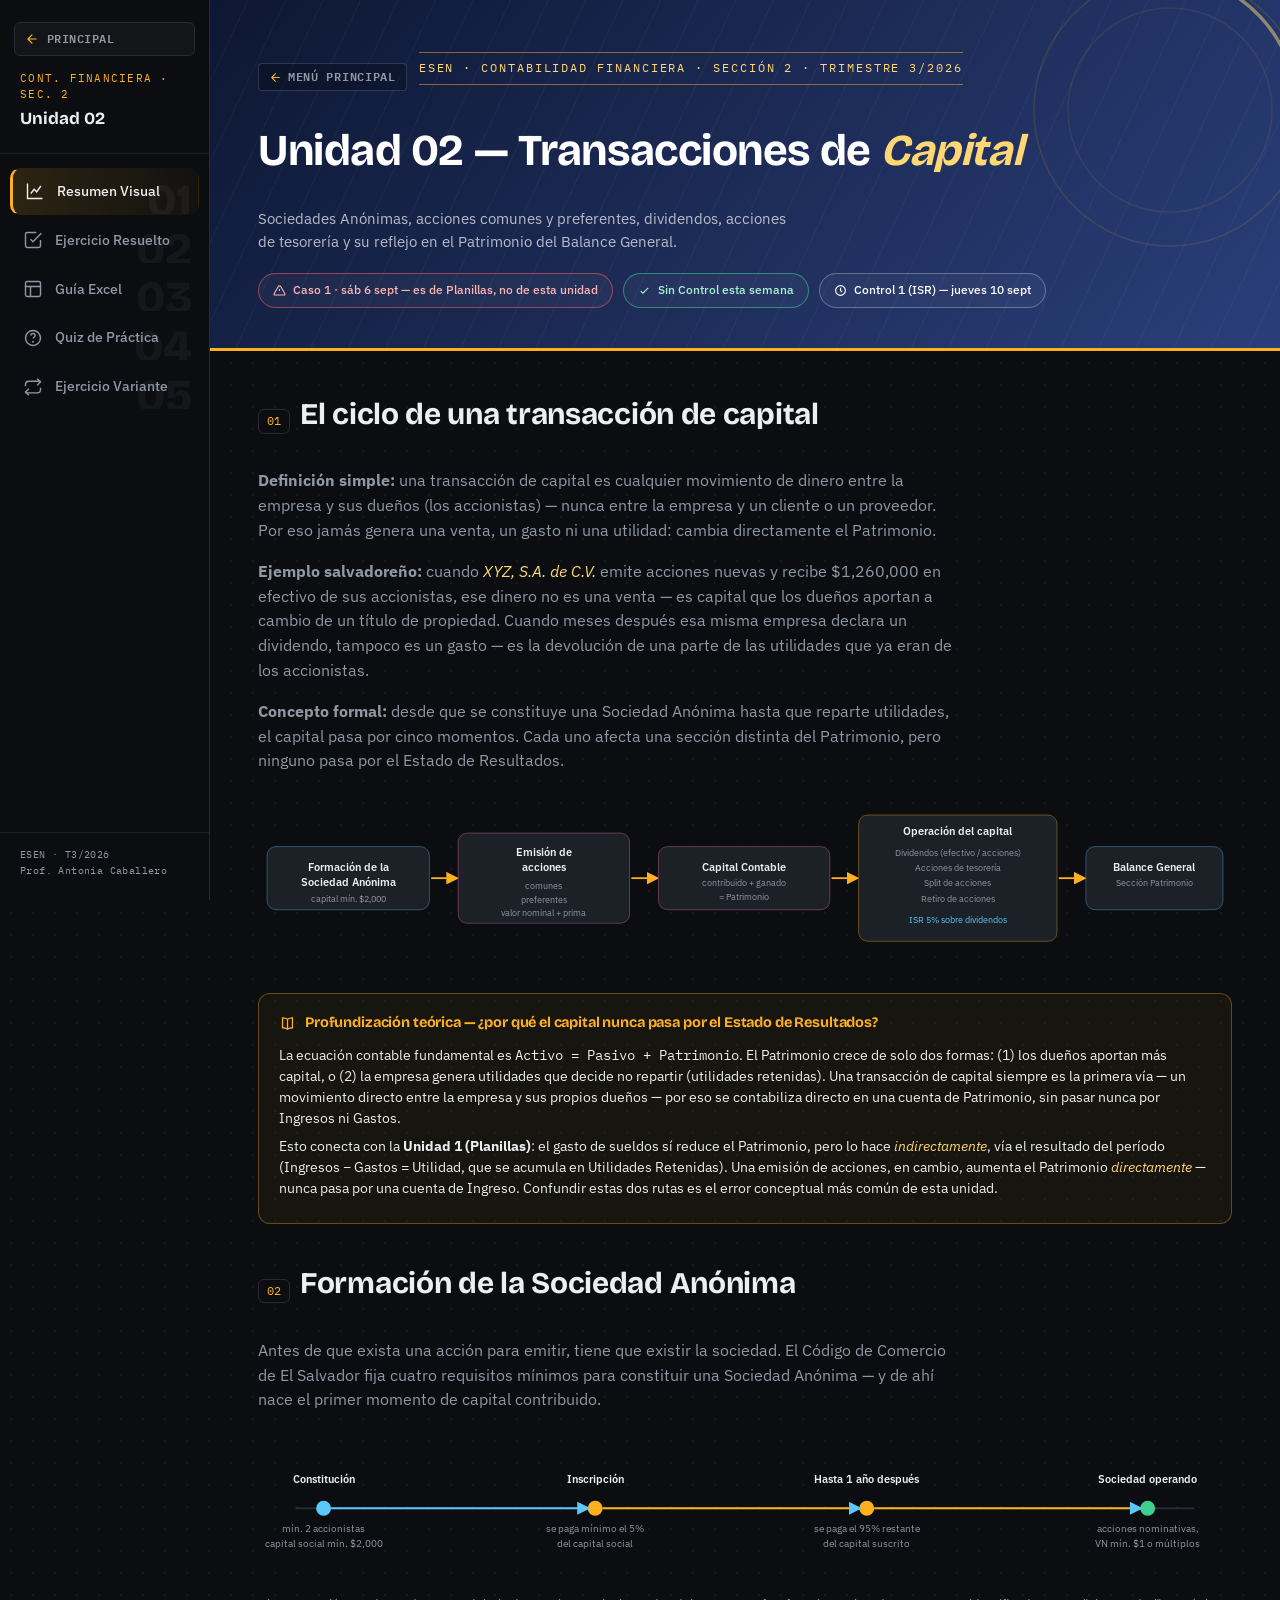
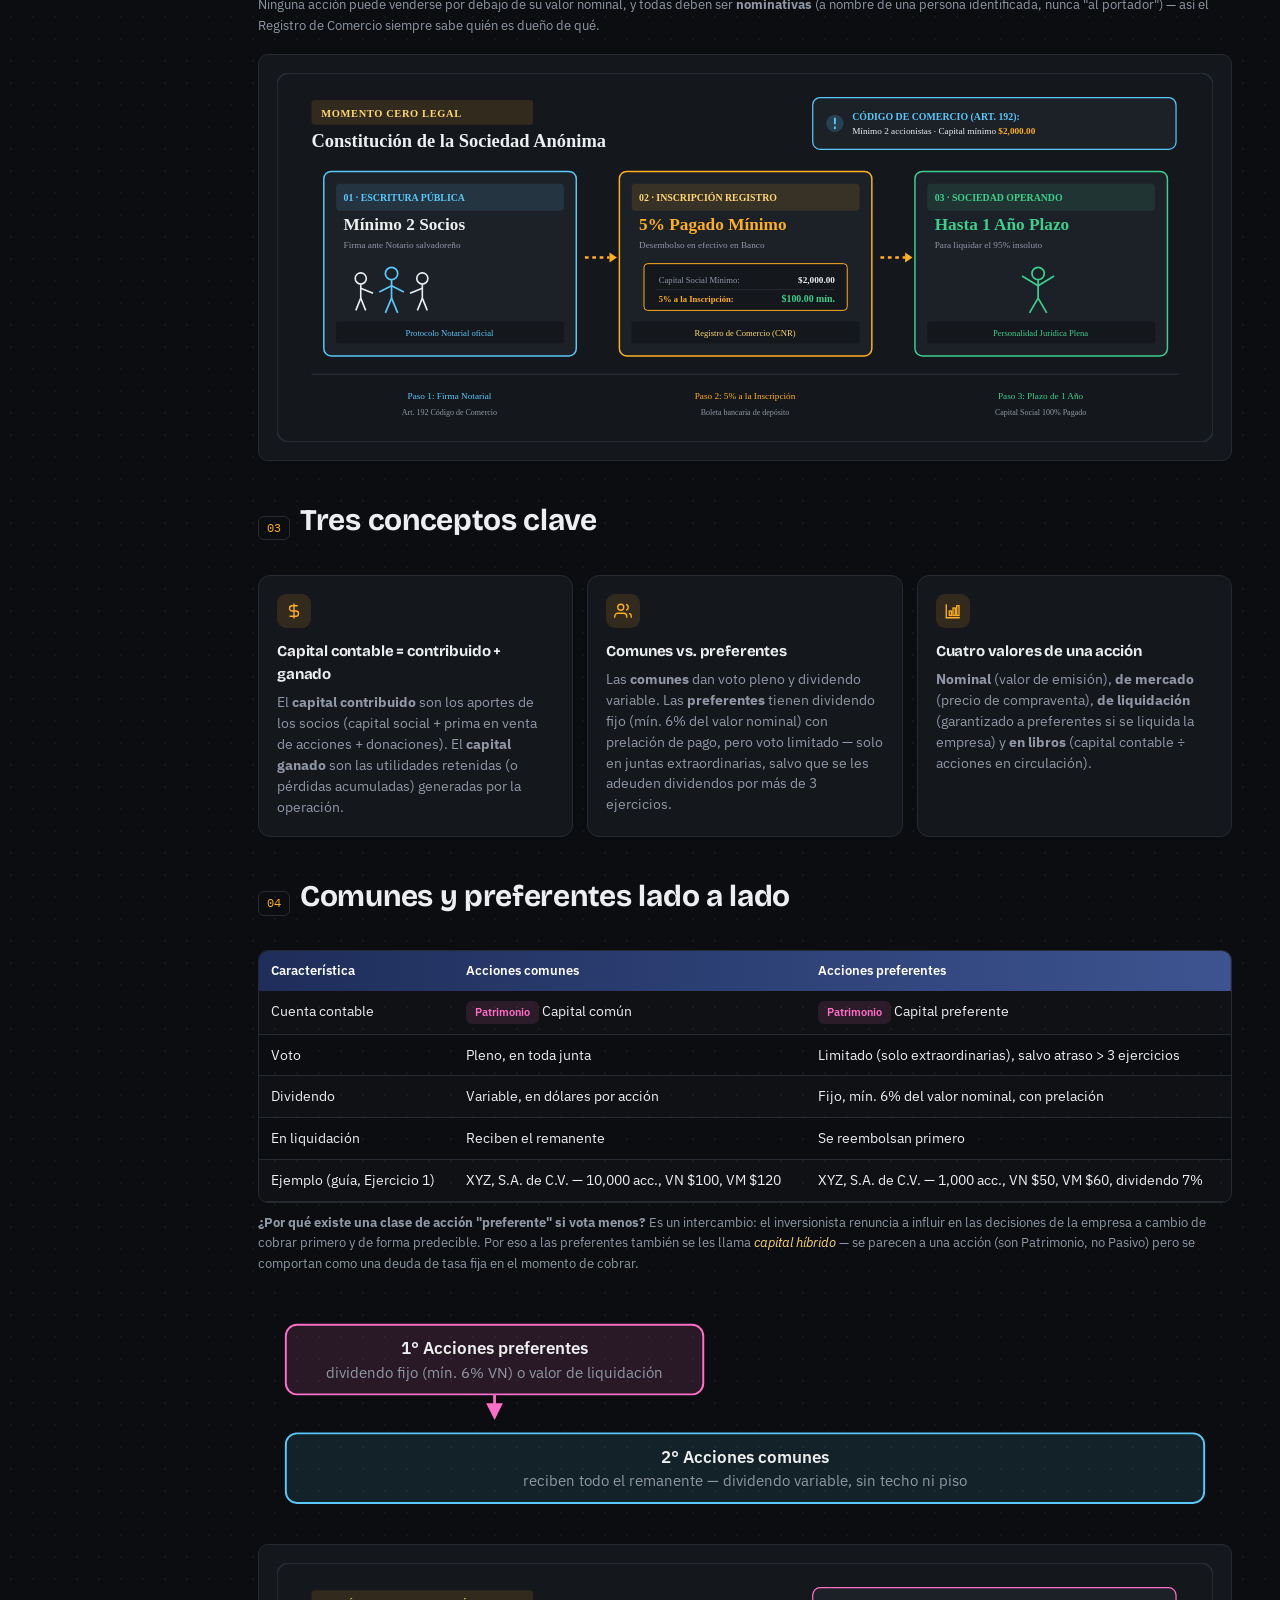
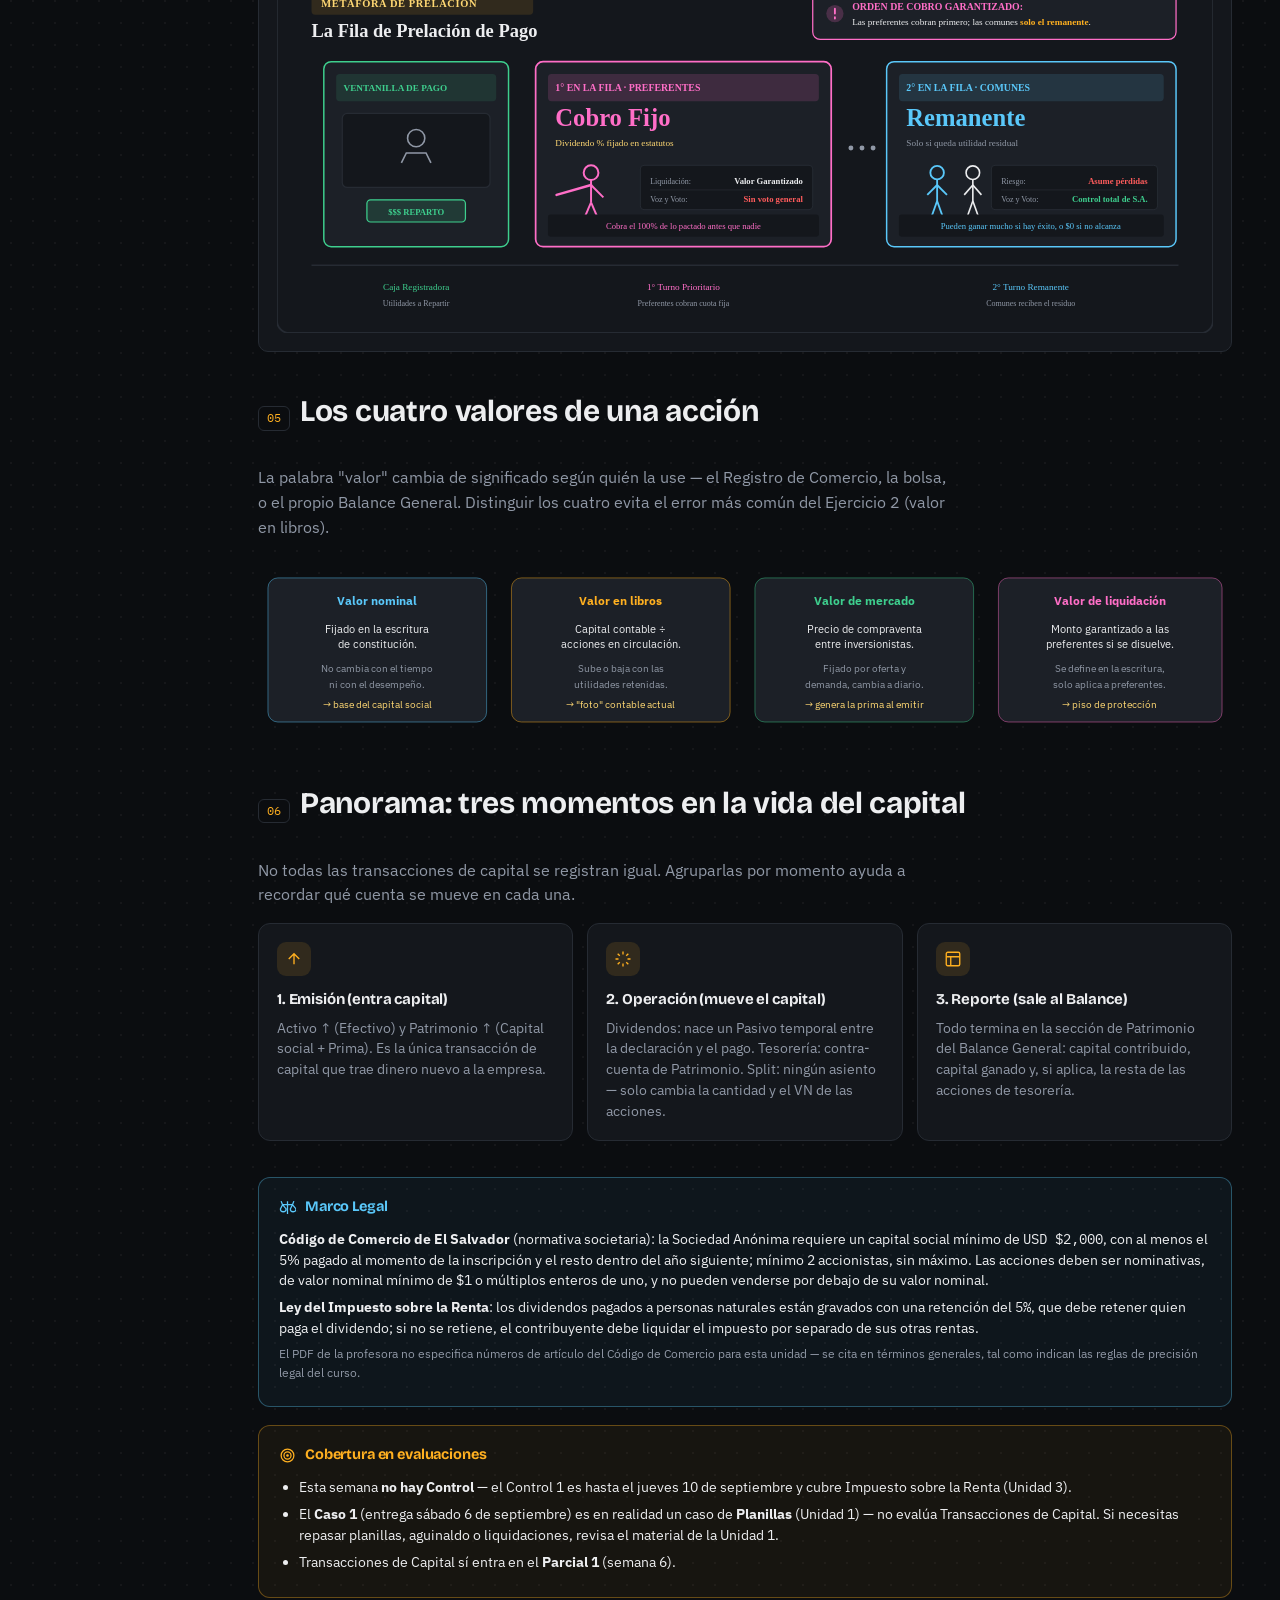
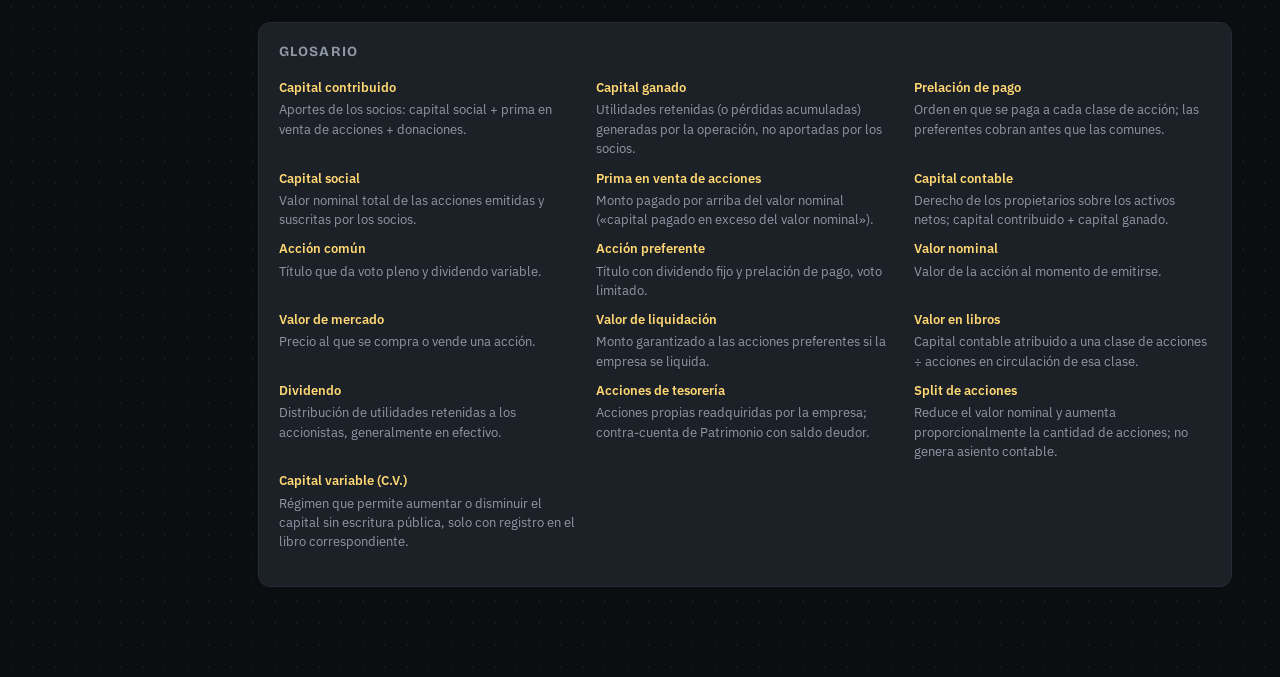
<file: docs/unidad-2/index.html>
<!DOCTYPE html>
<html lang="es">
<head>
<meta charset="UTF-8">
<meta name="viewport" content="width=device-width, initial-scale=1.0">
<title>Unidad 2 — Transacciones de Capital · Contabilidad Financiera</title>
<link rel="icon" type="image/png" href="../favicon-v8.png">
<link rel="preconnect" href="https://fonts.googleapis.com">
<link rel="preconnect" href="https://fonts.gstatic.com" crossorigin>
<link href="https://fonts.googleapis.com/css2?family=Bricolage+Grotesque:opsz,wght@12..96,400;12..96,500;12..96,600;12..96,700;12..96,800&family=IBM+Plex+Sans:wght@300;400;500;600;700&family=IBM+Plex+Mono:wght@400;500;600&display=swap" rel="stylesheet">
<style>
:root{
  --bg:#0B0D10; --bg-elev:#14171C; --bg-elev2:#1C2027;
  --border:#262B33;
  --text:#EDEEF0; --text-dim:#9098A6;
  --accent:#FFB020; --accent-2:#FFD873; --accent-dim:rgba(255,176,32,.12);
  --success:#3ECF8E; --danger:#FF5C5C; --info:#5AC8FA;
  --patrimonio:#FF6EC7;
  --ease:cubic-bezier(0.16,1,0.3,1);
}
*{box-sizing:border-box;}
html{scroll-behavior:smooth;}
body{
  margin:0; background:var(--bg); color:var(--text);
  font-family:'IBM Plex Sans',system-ui,sans-serif;
  font-weight:400; line-height:1.55;
  background-image:radial-gradient(circle, rgba(255,255,255,.045) 1px, transparent 1px);
  background-size:22px 22px;
}
h1,h2,h3,h4{font-family:'Bricolage Grotesque',system-ui,sans-serif; margin:0 0 .5em; letter-spacing:-.01em;}
em{color:var(--accent-2); font-style:italic;}
.num,.mono,table td.num,.money{font-family:'IBM Plex Mono',monospace; font-variant-numeric:tabular-nums;}
a{color:var(--accent-2);}
img{max-width:100%;}

/* ===== Layout ===== */
.app{display:flex; min-height:100vh;}
.sidebar{
  width:210px; flex-shrink:0; position:sticky; top:0; height:100vh;
  background:linear-gradient(180deg,#0d1733 0%,#0B0D10 0%),linear-gradient(180deg,#0d1733,#1a2650);
  border-right:1px solid var(--border);
  display:flex; flex-direction:column; padding:22px 0; overflow:hidden; z-index:10;
}
.sidebar-top{padding:0 14px 14px;}
.nav-back-btn{
  display:flex; align-items:center; gap:8px;
  padding:7px 10px;
  color:var(--text-dim); text-decoration:none;
  font-family:'IBM Plex Mono',monospace; font-size:0.72rem; letter-spacing:0.04em; text-transform:uppercase; font-weight:600;
  background:rgba(255,255,255,0.03); border:1px solid var(--border); border-radius:6px;
  transition:all 0.2s var(--ease); white-space:nowrap; overflow:hidden; text-overflow:ellipsis;
}
.nav-back-btn svg{color:var(--accent); transition:transform 0.2s var(--ease); flex-shrink:0;}
.nav-back-btn:hover{background:var(--bg-elev2); color:var(--text); border-color:var(--accent);}
.nav-back-btn:hover svg{transform:translateX(-2px);}
.brand{padding:0 20px 20px; border-bottom:1px solid rgba(255,255,255,.08); margin-bottom:14px;}
.brand-eyebrow{font-family:'IBM Plex Mono',monospace; font-size:10.5px; letter-spacing:.12em; color:var(--accent); text-transform:uppercase;}
.brand-name{font-family:'Bricolage Grotesque',sans-serif; font-size:17px; font-weight:700; color:var(--text); margin-top:4px;}
.tabs{display:flex; flex-direction:column; gap:2px; padding:0 10px;}
.tab{
  position:relative; display:flex; align-items:center; gap:12px;
  padding:12px 12px; border-radius:10px; cursor:pointer; overflow:hidden;
  color:var(--text-dim); border:1px solid transparent; background:transparent;
  transition:background .15s var(--ease), color .15s var(--ease), border-color .15s var(--ease);
  min-height:44px;
}
.tab .ghost{
  position:absolute; right:6px; bottom:-10px; font-family:'Bricolage Grotesque',sans-serif;
  font-size:46px; font-weight:800; color:rgba(255,255,255,.045); line-height:1; pointer-events:none;
}
.tab .ic{width:20px; height:20px; flex-shrink:0; position:relative; z-index:1;}
.tab .ic svg{width:100%; height:100%; stroke:currentColor; fill:none; stroke-width:1.7;}
.tab .label{position:relative; z-index:1; font-size:13.5px; font-weight:500;}
.tab:hover{color:var(--text); background:rgba(255,255,255,.04);}
.tab:focus-visible{outline:2px solid var(--accent); outline-offset:2px;}
.tab.active{
  color:var(--text); border-left:3px solid var(--accent);
  background:linear-gradient(90deg, rgba(255,176,32,.14), rgba(255,176,32,.03));
}
.tab.active .badge{display:inline-block;}
.sidebar-foot{margin-top:auto; padding:14px 20px 0; border-top:1px solid rgba(255,255,255,.08); font-family:'IBM Plex Mono',monospace; font-size:10px; color:var(--text-dim); letter-spacing:.04em;}

.main{flex:1; min-width:0;}
.hero{
  position:relative; overflow:hidden; padding:52px 48px 40px;
  background:linear-gradient(135deg,#0d1733,#1e2d5a 55%,#2a3f7a);
  border-bottom:3px solid var(--accent);
}
.hero::after{
  content:""; position:absolute; inset:0; pointer-events:none;
  background-image:
    repeating-linear-gradient(115deg, rgba(255,255,255,.035) 0 1px, transparent 1px 34px);
}
.hero-top{display:flex; align-items:center; gap:12px; margin-bottom:14px; flex-wrap:wrap; position:relative; z-index:1;}
.hero-back-link{
  display:inline-flex; align-items:center; gap:6px;
  font-family:'IBM Plex Mono',monospace; font-size:0.72rem; letter-spacing:0.06em; text-transform:uppercase; font-weight:600;
  color:var(--text-dim); text-decoration:none;
  padding:4px 10px; border-radius:4px; border:1px solid rgba(255,255,255,0.15); background:rgba(0,0,0,0.25);
  transition:all 0.2s var(--ease);
}
.hero-back-link svg{color:var(--accent); transition:transform 0.2s var(--ease); flex-shrink:0;}
.hero-back-link:hover{color:var(--text); border-color:var(--accent); background:rgba(0,0,0,0.45);}
.hero-back-link:hover svg{transform:translateX(-2px);}
.hero-arc{position:absolute; right:-60px; top:-60px; width:340px; height:340px; opacity:.5;}
.hero-eyebrow{font-family:'IBM Plex Mono',monospace; font-size:12px; letter-spacing:.16em; color:var(--accent-2); text-transform:uppercase; border-top:1px solid rgba(255,176,32,.5); border-bottom:1px solid rgba(255,176,32,.5); display:inline-block; padding:6px 0; margin-bottom:18px;}
.hero h1{font-size:clamp(28px,4vw,44px); color:#fff; position:relative; z-index:1;}
.hero p.sub{color:rgba(237,238,240,.75); font-size:15px; max-width:60ch; position:relative; z-index:1;}
.chips{display:flex; gap:10px; flex-wrap:wrap; margin-top:20px; position:relative; z-index:1;}
.chip{
  display:inline-flex; align-items:center; gap:7px; padding:7px 14px; border-radius:999px;
  border:1px solid rgba(255,255,255,.28); font-size:12px; font-weight:500; color:#fff;
  background:rgba(255,255,255,.04);
}
.chip svg{width:13px; height:13px; stroke:currentColor; fill:none; stroke-width:2;}
.chip.warn{border-color:rgba(255,92,92,.55); color:#ffb4b4;}
.chip.ok{border-color:rgba(62,207,142,.55); color:#a9f2d2;}

.content{padding:40px 48px 90px; max-width:1180px;}
.panel{display:none; animation:fadeIn .2s var(--ease);}
.panel.active{display:block;}
@keyframes fadeIn{from{opacity:0; transform:translateY(4px);} to{opacity:1; transform:translateY(0);}}
@media (prefers-reduced-motion: reduce){
  *{animation-duration:.001ms !important; animation-iteration-count:1 !important; transition-duration:.001ms !important; scroll-behavior:auto !important;}
}

section.block{margin-bottom:36px;}
.section-title{display:flex; align-items:center; gap:10px; font-size:20px; margin-bottom:16px;}
.section-title .num-tag{font-family:'IBM Plex Mono',monospace; font-size:12px; color:var(--accent); border:1px solid var(--border); border-radius:6px; padding:2px 8px;}

.cards3{display:grid; grid-template-columns:repeat(auto-fit,minmax(230px,1fr)); gap:14px;}
.card{
  background:var(--bg-elev); border:1px solid var(--border); border-radius:12px; padding:18px;
  transition:transform .15s var(--ease), border-color .15s var(--ease);
}
.card:hover{transform:translateY(-2px); border-color:rgba(255,176,32,.35);}
.card .ic{width:34px; height:34px; border-radius:9px; background:var(--accent-dim); display:flex; align-items:center; justify-content:center; margin-bottom:12px;}
.card .ic svg{width:18px; height:18px; stroke:var(--accent); fill:none; stroke-width:1.8;}
.card h4{font-size:15px; margin-bottom:6px;}
.card p{font-size:13.5px; color:var(--text-dim); margin:0;}

table{width:100%; border-collapse:collapse; font-size:13.5px; margin:14px 0;}
thead tr{background:linear-gradient(90deg,#1e2d5a,#3d5491);}
th{color:#fff; text-align:left; padding:10px 12px; font-weight:600; font-size:12.5px;}
td{padding:10px 12px; border-bottom:1px solid var(--border); vertical-align:top;}
tbody tr:nth-child(odd){background:rgba(255,255,255,.015);}
.tbl-wrap{overflow-x:auto; border-radius:10px; border:1px solid var(--border);}
.tbl-wrap table{margin:0;}

.badge{display:inline-flex; align-items:center; gap:5px; font-size:11px; font-weight:600; padding:3px 9px; border-radius:6px; white-space:nowrap;}
.badge.activo{color:var(--info); background:rgba(90,200,250,.12);}
.badge.pasivo{color:var(--accent); background:rgba(255,176,32,.12);}
.badge.patrimonio{color:var(--patrimonio); background:rgba(255,110,199,.12);}
.badge.ingreso{color:var(--success); background:rgba(62,207,142,.12);}
.badge.gasto{color:var(--danger); background:rgba(255,92,92,.12);}

.box{border-radius:12px; padding:18px 20px; margin:18px 0; border:1px solid; position:relative;}
.box h4{display:flex; align-items:center; gap:9px; font-size:14.5px; margin-bottom:10px;}
.box h4 svg{width:17px; height:17px; stroke-width:1.8; fill:none;}
.box.legal{background:rgba(90,200,250,.05); border-color:rgba(90,200,250,.35);}
.box.legal h4{color:var(--info);} .box.legal h4 svg{stroke:var(--info);}
.box.eval{background:rgba(255,176,32,.05); border-color:rgba(255,176,32,.35);}
.box.eval h4{color:var(--accent);} .box.eval h4 svg{stroke:var(--accent);}
.box.error{background:rgba(255,92,92,.05); border-color:rgba(255,92,92,.35);}
.box.error h4{color:var(--danger);} .box.error h4 svg{stroke:var(--danger);}
.box.ok{background:rgba(62,207,142,.05); border-color:rgba(62,207,142,.35);}
.box.ok h4{color:var(--success);} .box.ok h4 svg{stroke:var(--success);}
.box p, .box li{font-size:13.5px; color:var(--text); margin:6px 0;}
.box ul{margin:6px 0; padding-left:20px;}

.glossary{background:var(--bg-elev2); border:1px solid var(--border); border-radius:12px; padding:18px 20px; margin-top:24px;}
.glossary h4{font-size:14px; color:var(--text-dim); text-transform:uppercase; letter-spacing:.08em; margin-bottom:12px;}
.gloss-grid{display:grid; grid-template-columns:repeat(auto-fit,minmax(240px,1fr)); gap:10px 20px;}
.gloss-grid dt{font-weight:600; font-size:13px; color:var(--accent-2);}
.gloss-grid dd{margin:2px 0 0; font-size:12.5px; color:var(--text-dim);}

.steps{counter-reset:step; margin:20px 0;}
.step{display:grid; grid-template-columns:40px 1fr; gap:16px; position:relative; padding-bottom:22px;}
.step:not(:last-child)::before{content:""; position:absolute; left:19px; top:40px; bottom:0; width:2px; background:linear-gradient(var(--accent),var(--border));}
.step-num{
  counter-increment:step; width:40px; height:40px; border-radius:50%;
  background:linear-gradient(135deg,var(--accent),#c97c00); color:#0B0D10; font-family:'IBM Plex Mono',monospace;
  font-weight:700; display:flex; align-items:center; justify-content:center; font-size:15px; flex-shrink:0;
}
.step-num::before{content:counter(step);}
.step-body h5{font-size:14.5px; margin:0 0 4px; color:var(--text);}
.step-body .why{font-size:13px; color:var(--text-dim); margin:4px 0;}
.step-body .legalref{font-size:12px; color:var(--info); margin:6px 0;}
.step-body .impact{display:flex; gap:6px; margin-top:8px; flex-wrap:wrap;}

.journal{width:100%; border-collapse:collapse; font-family:'IBM Plex Mono',monospace; font-size:12.5px; margin:10px 0; border:1px solid var(--border); border-radius:8px; overflow:hidden;}
.journal th{background:var(--bg-elev2); color:var(--text-dim); font-size:11px; text-transform:uppercase; letter-spacing:.05em; padding:8px 10px; text-align:left; font-weight:600;}
.journal td{padding:7px 10px; border-bottom:1px solid var(--border);}
.journal td.debe, .journal td.haber{text-align:right; width:110px;}
.journal tr.concept td{color:var(--text-dim); font-style:italic; font-family:'IBM Plex Sans',sans-serif; font-size:12px; padding-top:2px;}
.journal .indent{padding-left:22px;}

.dl-btn, .reveal-btn{
  display:inline-flex; align-items:center; gap:9px; padding:12px 20px; border-radius:10px;
  background:var(--accent); color:#0B0D10; font-weight:600; font-size:14px; border:none; cursor:pointer;
  transition:transform .15s var(--ease), background .15s var(--ease); text-decoration:none; min-height:44px;
}
.dl-btn:hover, .reveal-btn:hover{background:var(--accent-2); transform:translateY(-1px);}
.dl-btn:focus-visible, .reveal-btn:focus-visible{outline:2px solid #fff; outline-offset:2px;}
.dl-btn svg, .reveal-btn svg{width:17px; height:17px; stroke:currentColor; fill:none; stroke-width:2;}

.svg-wrap{background:var(--bg-elev); border-radius:10px; padding:18px; border:1px solid var(--border); margin:18px 0;}
.img-request{border:1px dashed var(--accent); border-radius:10px; padding:20px 22px; margin:22px 0; background:repeating-linear-gradient(135deg, rgba(255,176,32,.05) 0 10px, transparent 10px 22px), var(--bg-elev); display:flex; gap:16px; align-items:flex-start;}
.img-request .ic{width:38px; height:38px; flex-shrink:0; color:var(--accent);}
.img-request .ic svg{width:100%; height:100%; stroke:currentColor; fill:none; stroke-width:1.6;}
.img-request .meta{flex:1; min-width:0;}
.img-request .tag{font-family:'IBM Plex Mono',monospace; font-size:.68rem; color:var(--accent); text-transform:uppercase; letter-spacing:.05em; border:1px solid var(--accent); padding:2px 9px; border-radius:4px; display:inline-block; margin-bottom:8px; font-weight:600;}
.img-request h5{font-size:.95rem; margin-bottom:5px; font-family:'IBM Plex Sans',sans-serif; font-weight:700; color:var(--text);}
.img-request p{font-size:.83rem; color:var(--text-dim); margin:0;}
.img-request .file{font-family:'IBM Plex Mono',monospace; font-size:.78rem; color:var(--accent-2); margin-top:6px; display:block;}

.xl-preview{border:1px solid var(--border); border-radius:12px; overflow:hidden; margin:18px 0;}
.xl-tabs{display:flex; background:var(--bg-elev2); border-bottom:1px solid var(--border); overflow-x:auto;}
.xl-tabs div{padding:9px 14px; font-size:11.5px; color:var(--text-dim); font-family:'IBM Plex Mono',monospace; border-right:1px solid var(--border); white-space:nowrap;}
.xl-tabs div.on{color:var(--accent); background:var(--bg-elev); border-bottom:2px solid var(--accent);}

.q-card{background:var(--bg-elev); border:1px solid var(--border); border-radius:12px; padding:20px; margin-bottom:16px;}
.q-card .q-meta{display:flex; justify-content:space-between; align-items:center; margin-bottom:10px;}
.q-diff{font-size:10.5px; font-family:'IBM Plex Mono',monospace; padding:2px 8px; border-radius:5px; text-transform:uppercase; letter-spacing:.05em;}
.q-diff.facil{color:var(--success); background:rgba(62,207,142,.12);}
.q-diff.media{color:var(--accent); background:rgba(255,176,32,.12);}
.q-diff.dificil{color:var(--danger); background:rgba(255,92,92,.12);}
.q-text{font-size:14.5px; margin-bottom:14px;}
.q-opts{display:flex; flex-direction:column; gap:8px;}
.q-opt{
  text-align:left; padding:12px 14px; border-radius:9px; border:1px solid var(--border); background:var(--bg-elev2);
  color:var(--text); cursor:pointer; font-size:13.5px; font-family:inherit; transition:border-color .15s var(--ease), background .15s var(--ease); min-height:44px;
}
.q-opt:hover:not(:disabled){border-color:var(--accent);}
.q-opt:focus-visible{outline:2px solid var(--accent); outline-offset:2px;}
.q-opt:disabled{cursor:default;}
.q-opt.correct{border-color:var(--success); background:rgba(62,207,142,.12); color:#c7f7e2;}
.q-opt.incorrect{border-color:var(--danger); background:rgba(255,92,92,.12); color:#ffd6d6;}
.q-feedback{margin-top:12px; padding:12px 14px; border-radius:9px; border:1px solid; font-size:13px; display:none;}
.q-feedback.show{display:block;}
.q-feedback.ok{border-color:rgba(62,207,142,.35); background:rgba(62,207,142,.05); color:var(--text);}
.q-feedback.bad{border-color:rgba(255,92,92,.35); background:rgba(255,92,92,.05); color:var(--text);}

.score-wrap{display:flex; align-items:center; gap:22px; background:var(--bg-elev); border:1px solid var(--border); border-radius:14px; padding:22px; margin-bottom:26px; flex-wrap:wrap;}
.score-ring{position:relative; width:96px; height:96px; flex-shrink:0;}
.score-ring svg{transform:rotate(-90deg); width:96px; height:96px;}
.score-ring circle{fill:none; stroke-width:8;}
.score-ring .bgc{stroke:var(--border);}
.score-ring .fgc{stroke:var(--accent); stroke-linecap:round; transition:stroke-dashoffset .5s var(--ease);}
.score-num{position:absolute; inset:0; display:flex; align-items:center; justify-content:center; font-family:'IBM Plex Mono',monospace; font-weight:600; font-size:18px;}
.score-info{flex:1; min-width:200px;}
.level-badge{display:inline-block; padding:4px 12px; border-radius:6px; font-size:12px; font-weight:600; margin-top:6px;}
.level-badge.verde{background:rgba(62,207,142,.15); color:var(--success);}
.level-badge.amarillo{background:rgba(255,176,32,.15); color:var(--accent);}
.level-badge.rojo{background:rgba(255,92,92,.15); color:var(--danger);}

footer.done{display:none;}

@media (max-width:860px){
  .app{flex-direction:column;}
  .sidebar{position:relative; width:100%; height:auto; flex-direction:row; align-items:center; overflow-x:auto; padding:12px; gap:8px;}
  .sidebar-top{padding:0; flex-shrink:0;}
  .nav-back-btn{margin:0; padding:7px 10px; flex-shrink:0;}
  .brand{display:none;}
  .tabs{flex-direction:row;}
  .tab .ghost{display:none;}
  .content{padding:28px 20px 60px;}
  .hero{padding:32px 22px;}
}
</style>
</head>
<body>
<div class="app">

<nav class="sidebar" aria-label="Navegación de paneles">
  <div class="sidebar-top">
    <a href="../index.html" class="nav-back-btn" title="Volver al menú principal">
      <svg width="14" height="14" viewBox="0 0 24 24" fill="none" stroke="currentColor" stroke-width="2" stroke-linecap="round" stroke-linejoin="round"><path d="M19 12H5M12 19l-7-7 7-7"/></svg>
      <span class="btn-lbl">Principal</span>
    </a>
  </div>
  <div class="brand">
    <div class="brand-eyebrow">Cont. Financiera · Sec. 2</div>
    <div class="brand-name">Unidad 02</div>
  </div>
  <div class="tabs" role="tablist" aria-orientation="vertical">
    <div class="tab active" role="tab" tabindex="0" aria-selected="true" aria-controls="panel-1" id="tab-1" data-panel="1">
      <span class="ghost">01</span>
      <span class="ic"><svg viewBox="0 0 24 24"><path d="M3 3v18h18"/><path d="M7 15l4-5 3 3 5-7"/></svg></span>
      <span class="label">Resumen Visual</span>
    </div>
    <div class="tab" role="tab" tabindex="0" aria-selected="false" aria-controls="panel-2" id="tab-2" data-panel="2">
      <span class="ghost">02</span>
      <span class="ic"><svg viewBox="0 0 24 24"><path d="M9 11l3 3L22 4"/><path d="M21 12v7a2 2 0 0 1-2 2H5a2 2 0 0 1-2-2V5a2 2 0 0 1 2-2h11"/></svg></span>
      <span class="label">Ejercicio Resuelto</span>
    </div>
    <div class="tab" role="tab" tabindex="0" aria-selected="false" aria-controls="panel-3" id="tab-3" data-panel="3">
      <span class="ghost">03</span>
      <span class="ic"><svg viewBox="0 0 24 24"><rect x="3" y="3" width="18" height="18" rx="2"/><path d="M3 9h18M9 21V9"/></svg></span>
      <span class="label">Guía Excel</span>
    </div>
    <div class="tab" role="tab" tabindex="0" aria-selected="false" aria-controls="panel-4" id="tab-4" data-panel="4">
      <span class="ghost">04</span>
      <span class="ic"><svg viewBox="0 0 24 24"><circle cx="12" cy="12" r="9"/><path d="M9.5 9a2.5 2.5 0 0 1 5 0c0 1.7-2.2 2-2.2 3.6"/><circle cx="12" cy="16.5" r=".4" fill="currentColor"/></svg></span>
      <span class="label">Quiz de Práctica</span>
    </div>
    <div class="tab" role="tab" tabindex="0" aria-selected="false" aria-controls="panel-5" id="tab-5" data-panel="5">
      <span class="ghost">05</span>
      <span class="ic"><svg viewBox="0 0 24 24"><path d="M17 2l4 4-4 4"/><path d="M3 11V9a4 4 0 0 1 4-4h14"/><path d="M7 22l-4-4 4-4"/><path d="M21 13v2a4 4 0 0 1-4 4H3"/></svg></span>
      <span class="label">Ejercicio Variante</span>
    </div>
  </div>
  <div class="sidebar-foot">ESEN · T3/2026<br>Prof. Antonia Caballero</div>
</nav>

<main class="main">
  <header class="hero">
    <svg class="hero-arc" viewBox="0 0 300 300" aria-hidden="true">
      <circle cx="150" cy="150" r="120" fill="none" stroke="#FFB020" stroke-opacity=".25" stroke-width="1.5"/>
      <circle cx="150" cy="150" r="90" fill="none" stroke="#FFB020" stroke-opacity=".18" stroke-width="1.5"/>
      <path d="M150 30 A120 120 0 0 1 262 150" fill="none" stroke="#FFD873" stroke-width="3" stroke-linecap="round"/>
    </svg>
        <div class="hero-top">
      <a href="../index.html" class="hero-back-link" title="Volver al menú principal">
        <svg width="13" height="13" viewBox="0 0 24 24" fill="none" stroke="currentColor" stroke-width="2" stroke-linecap="round" stroke-linejoin="round"><path d="M19 12H5M12 19l-7-7 7-7"/></svg>
        <span>Menú principal</span>
      </a>
      <div class="hero-eyebrow">ESEN · Contabilidad Financiera · Sección 2 · Trimestre 3/2026</div>
    </div>
    <h1>Unidad 02 — Transacciones de <em>Capital</em></h1>
    <p class="sub">Sociedades Anónimas, acciones comunes y preferentes, dividendos, acciones de tesorería y su reflejo en el Patrimonio del Balance General.</p>
    <div class="chips">
      <span class="chip warn"><svg viewBox="0 0 24 24"><path d="M12 9v4M12 17h.01M10.3 3.86l-8.2 14.2A1.5 1.5 0 0 0 3.4 20.4h17.2a1.5 1.5 0 0 0 1.3-2.34l-8.2-14.2a1.5 1.5 0 0 0-2.4 0z"/></svg>Caso 1 · sáb 6 sept — es de Planillas, no de esta unidad</span>
      <span class="chip ok"><svg viewBox="0 0 24 24"><path d="M5 13l4 4L19 7"/></svg>Sin Control esta semana</span>
      <span class="chip"><svg viewBox="0 0 24 24"><circle cx="12" cy="12" r="9"/><path d="M12 7v5l3 3"/></svg>Control 1 (ISR) — jueves 10 sept</span>
    </div>
  </header>

  <div class="content">

  <!-- ============ PANEL 1 ============ -->
  <section class="panel active" id="panel-1" role="tabpanel" aria-labelledby="tab-1">

    <section class="block">
      <div class="section-title"><span class="num-tag">01</span><h2>El ciclo de una transacción de capital</h2></div>
      <p style="color:var(--text-dim); max-width:70ch;"><strong>Definición simple:</strong> una transacción de capital es cualquier movimiento de dinero entre la empresa y sus dueños (los accionistas) — nunca entre la empresa y un cliente o un proveedor. Por eso jamás genera una venta, un gasto ni una utilidad: cambia directamente el Patrimonio.</p>
      <p style="color:var(--text-dim); max-width:70ch; margin-top:8px;"><strong>Ejemplo salvadoreño:</strong> cuando <em>XYZ, S.A. de C.V.</em> emite acciones nuevas y recibe $1,260,000 en efectivo de sus accionistas, ese dinero no es una venta — es capital que los dueños aportan a cambio de un título de propiedad. Cuando meses después esa misma empresa declara un dividendo, tampoco es un gasto — es la devolución de una parte de las utilidades que ya eran de los accionistas.</p>
      <p style="color:var(--text-dim); max-width:70ch; margin-top:8px;"><strong>Concepto formal:</strong> desde que se constituye una Sociedad Anónima hasta que reparte utilidades, el capital pasa por cinco momentos. Cada uno afecta una sección distinta del Patrimonio, pero ninguno pasa por el Estado de Resultados.</p>
      <svg viewBox="0 0 1080 190" role="img" aria-label="Diagrama de flujo: formación de la sociedad, emisión de acciones, capital contable, operación del capital (dividendos, tesorería, split) y balance general" style="width:100%; height:auto; margin-top:8px;">
        <defs>
          <marker id="arrow" viewBox="0 0 10 10" refX="8" refY="5" markerWidth="7" markerHeight="7" orient="auto-start-reverse">
            <path d="M0 0L10 5L0 10z" fill="#FFB020"/>
          </marker>
        </defs>
        <g font-family="IBM Plex Sans" font-size="12.5">
          <!-- nodes -->
          <g>
            <rect x="10" y="55" width="180" height="70" rx="10" fill="#1C2027" stroke="#5AC8FA" stroke-opacity=".4"/>
            <text x="100" y="82" fill="#EDEEF0" text-anchor="middle" font-weight="600">Formación de la</text>
            <text x="100" y="99" fill="#EDEEF0" text-anchor="middle" font-weight="600">Sociedad Anónima</text>
            <text x="100" y="116" fill="#9098A6" text-anchor="middle" font-size="10.5">capital mín. $2,000</text>
          </g>
          <line x1="192" y1="90" x2="220" y2="90" stroke="#FFB020" stroke-width="2" marker-end="url(#arrow)"/>
          <g>
            <rect x="222" y="40" width="190" height="100" rx="10" fill="#1C2027" stroke="#FF6EC7" stroke-opacity=".4"/>
            <text x="317" y="65" fill="#EDEEF0" text-anchor="middle" font-weight="600">Emisión de</text>
            <text x="317" y="82" fill="#EDEEF0" text-anchor="middle" font-weight="600">acciones</text>
            <text x="317" y="102" fill="#9098A6" text-anchor="middle" font-size="10.5">comunes</text>
            <text x="317" y="117" fill="#9098A6" text-anchor="middle" font-size="10.5">preferentes</text>
            <text x="317" y="132" fill="#9098A6" text-anchor="middle" font-size="10.5">valor nominal + prima</text>
          </g>
          <line x1="414" y1="90" x2="442" y2="90" stroke="#FFB020" stroke-width="2" marker-end="url(#arrow)"/>
          <g>
            <rect x="444" y="55" width="190" height="70" rx="10" fill="#1C2027" stroke="#FF6EC7" stroke-opacity=".4"/>
            <text x="539" y="82" fill="#EDEEF0" text-anchor="middle" font-weight="600">Capital Contable</text>
            <text x="539" y="99" fill="#9098A6" text-anchor="middle" font-size="10.5">contribuido + ganado</text>
            <text x="539" y="114" fill="#9098A6" text-anchor="middle" font-size="10.5">= Patrimonio</text>
          </g>
          <line x1="636" y1="90" x2="664" y2="90" stroke="#FFB020" stroke-width="2" marker-end="url(#arrow)"/>
          <g>
            <rect x="666" y="20" width="220" height="140" rx="10" fill="#1C2027" stroke="#FFB020" stroke-opacity=".4"/>
            <text x="776" y="42" fill="#EDEEF0" text-anchor="middle" font-weight="600">Operación del capital</text>
            <text x="776" y="65" fill="#9098A6" text-anchor="middle" font-size="10.5">Dividendos (efectivo / acciones)</text>
            <text x="776" y="82" fill="#9098A6" text-anchor="middle" font-size="10.5">Acciones de tesorería</text>
            <text x="776" y="99" fill="#9098A6" text-anchor="middle" font-size="10.5">Split de acciones</text>
            <text x="776" y="116" fill="#9098A6" text-anchor="middle" font-size="10.5">Retiro de acciones</text>
            <text x="776" y="140" fill="#5AC8FA" text-anchor="middle" font-size="10.5">ISR 5% sobre dividendos</text>
          </g>
          <line x1="888" y1="90" x2="916" y2="90" stroke="#FFB020" stroke-width="2" marker-end="url(#arrow)"/>
          <g>
            <rect x="918" y="55" width="152" height="70" rx="10" fill="#1C2027" stroke="#5AC8FA" stroke-opacity=".4"/>
            <text x="994" y="82" fill="#EDEEF0" text-anchor="middle" font-weight="600">Balance General</text>
            <text x="994" y="99" fill="#9098A6" text-anchor="middle" font-size="10.5">Sección Patrimonio</text>
          </g>
        </g>
      </svg>

      <div class="box eval">
        <h4><svg viewBox="0 0 24 24"><path d="M12 6c-1.5-1.2-4-2-7-2v14c3 0 5.5.8 7 2 1.5-1.2 4-2 7-2V4c-3 0-5.5.8-7 2z"/><path d="M12 6v14"/></svg>Profundización teórica — ¿por qué el capital nunca pasa por el Estado de Resultados?</h4>
        <p>La ecuación contable fundamental es <span class="mono">Activo = Pasivo + Patrimonio</span>. El Patrimonio crece de solo dos formas: (1) los dueños aportan más capital, o (2) la empresa genera utilidades que decide no repartir (utilidades retenidas). Una transacción de capital siempre es la primera vía — un movimiento directo entre la empresa y sus propios dueños — por eso se contabiliza directo en una cuenta de Patrimonio, sin pasar nunca por Ingresos ni Gastos.</p>
        <p style="margin-top:8px;">Esto conecta con la <strong>Unidad 1 (Planillas)</strong>: el gasto de sueldos sí reduce el Patrimonio, pero lo hace <em>indirectamente</em>, vía el resultado del período (Ingresos − Gastos = Utilidad, que se acumula en Utilidades Retenidas). Una emisión de acciones, en cambio, aumenta el Patrimonio <em>directamente</em> — nunca pasa por una cuenta de Ingreso. Confundir estas dos rutas es el error conceptual más común de esta unidad.</p>
      </div>
    </section>

    <section class="block">
      <div class="section-title"><span class="num-tag">02</span><h2>Formación de la Sociedad Anónima</h2></div>
      <p style="color:var(--text-dim); max-width:70ch;">Antes de que exista una acción para emitir, tiene que existir la sociedad. El Código de Comercio de El Salvador fija cuatro requisitos mínimos para constituir una Sociedad Anónima — y de ahí nace el primer momento de capital contribuido.</p>
      <svg viewBox="0 0 1040 150" role="img" aria-label="Línea de tiempo de constitución de una Sociedad Anónima: mínimo 2 accionistas y capital social de 2000 dólares, 5 por ciento pagado a la inscripción, resto pagado dentro del año siguiente, sociedad operando" style="width:100%; height:auto; margin-top:10px;">
        <defs>
          <marker id="arrow2" viewBox="0 0 10 10" refX="8" refY="5" markerWidth="7" markerHeight="7" orient="auto-start-reverse">
            <path d="M0 0L10 5L0 10z" fill="#5AC8FA"/>
          </marker>
        </defs>
        <line x1="40" y1="75" x2="1000" y2="75" stroke="#262B33" stroke-width="2"/>
        <g font-family="IBM Plex Sans" font-size="12">
          <circle cx="70" cy="75" r="8" fill="#5AC8FA"/>
          <text x="70" y="48" text-anchor="middle" fill="#EDEEF0" font-weight="600">Constitución</text>
          <text x="70" y="100" text-anchor="middle" fill="#9098A6" font-size="10.5">mín. 2 accionistas</text>
          <text x="70" y="116" text-anchor="middle" fill="#9098A6" font-size="10.5">capital social mín. $2,000</text>

          <circle cx="360" cy="75" r="8" fill="#FFB020"/>
          <text x="360" y="48" text-anchor="middle" fill="#EDEEF0" font-weight="600">Inscripción</text>
          <text x="360" y="100" text-anchor="middle" fill="#9098A6" font-size="10.5">se paga mínimo el 5%</text>
          <text x="360" y="116" text-anchor="middle" fill="#9098A6" font-size="10.5">del capital social</text>

          <circle cx="650" cy="75" r="8" fill="#FFB020"/>
          <text x="650" y="48" text-anchor="middle" fill="#EDEEF0" font-weight="600">Hasta 1 año después</text>
          <text x="650" y="100" text-anchor="middle" fill="#9098A6" font-size="10.5">se paga el 95% restante</text>
          <text x="650" y="116" text-anchor="middle" fill="#9098A6" font-size="10.5">del capital suscrito</text>

          <circle cx="950" cy="75" r="8" fill="#3ECF8E"/>
          <text x="950" y="48" text-anchor="middle" fill="#EDEEF0" font-weight="600">Sociedad operando</text>
          <text x="950" y="100" text-anchor="middle" fill="#9098A6" font-size="10.5">acciones nominativas,</text>
          <text x="950" y="116" text-anchor="middle" fill="#9098A6" font-size="10.5">VN mín. $1 o múltiplos</text>
        </g>
        <line x1="78" y1="75" x2="352" y2="75" stroke="#5AC8FA" stroke-width="2" marker-end="url(#arrow2)"/>
        <line x1="368" y1="75" x2="642" y2="75" stroke="#FFB020" stroke-width="2" marker-end="url(#arrow2)"/>
        <line x1="658" y1="75" x2="942" y2="75" stroke="#FFB020" stroke-width="2" marker-end="url(#arrow2)"/>
      </svg>
      <p style="color:var(--text-dim); font-size:13px; margin-top:10px;">Ninguna acción puede venderse por debajo de su valor nominal, y todas deben ser <strong>nominativas</strong> (a nombre de una persona identificada, nunca "al portador") — así el Registro de Comercio siempre sabe quién es dueño de qué.</p>

      <div class="svg-wrap">
        <img src="assets/img/u2-01-constitucion-sa.svg" alt="Constitución de la Sociedad Anónima en El Salvador: requisitos legales de accionistas, capital mínimo e inscripción" style="width:100%; height:auto; display:block;" loading="lazy">
      </div>
    </section>

    <section class="block">
      <div class="section-title"><span class="num-tag">03</span><h2>Tres conceptos clave</h2></div>
      <div class="cards3">
        <div class="card">
          <div class="ic"><svg viewBox="0 0 24 24"><path d="M12 2v20M17 5H9.5a3.5 3.5 0 0 0 0 7h5a3.5 3.5 0 0 1 0 7H6"/></svg></div>
          <h4>Capital contable = contribuido + ganado</h4>
          <p>El <strong>capital contribuido</strong> son los aportes de los socios (capital social + prima en venta de acciones + donaciones). El <strong>capital ganado</strong> son las utilidades retenidas (o pérdidas acumuladas) generadas por la operación.</p>
        </div>
        <div class="card">
          <div class="ic"><svg viewBox="0 0 24 24"><path d="M17 21v-2a4 4 0 0 0-4-4H5a4 4 0 0 0-4 4v2"/><circle cx="9" cy="7" r="4"/><path d="M23 21v-2a4 4 0 0 0-3-3.87M16 3.13a4 4 0 0 1 0 7.75"/></svg></div>
          <h4>Comunes vs. preferentes</h4>
          <p>Las <strong>comunes</strong> dan voto pleno y dividendo variable. Las <strong>preferentes</strong> tienen dividendo fijo (mín. 6% del valor nominal) con prelación de pago, pero voto limitado — solo en juntas extraordinarias, salvo que se les adeuden dividendos por más de 3 ejercicios.</p>
        </div>
        <div class="card">
          <div class="ic"><svg viewBox="0 0 24 24"><path d="M3 3v18h18"/><rect x="7" y="12" width="3" height="6"/><rect x="12" y="8" width="3" height="10"/><rect x="17" y="5" width="3" height="13"/></svg></div>
          <h4>Cuatro valores de una acción</h4>
          <p><strong>Nominal</strong> (valor de emisión), <strong>de mercado</strong> (precio de compraventa), <strong>de liquidación</strong> (garantizado a preferentes si se liquida la empresa) y <strong>en libros</strong> (capital contable ÷ acciones en circulación).</p>
        </div>
      </div>
    </section>

    <section class="block">
      <div class="section-title"><span class="num-tag">04</span><h2>Comunes y preferentes lado a lado</h2></div>
      <div class="tbl-wrap">
      <table>
        <thead><tr><th>Característica</th><th>Acciones comunes</th><th>Acciones preferentes</th></tr></thead>
        <tbody>
          <tr><td>Cuenta contable</td><td><span class="badge patrimonio">Patrimonio</span> Capital común</td><td><span class="badge patrimonio">Patrimonio</span> Capital preferente</td></tr>
          <tr><td>Voto</td><td>Pleno, en toda junta</td><td>Limitado (solo extraordinarias), salvo atraso &gt; 3 ejercicios</td></tr>
          <tr><td>Dividendo</td><td>Variable, en dólares por acción</td><td>Fijo, mín. 6% del valor nominal, con prelación</td></tr>
          <tr><td>En liquidación</td><td>Reciben el remanente</td><td>Se reembolsan primero</td></tr>
          <tr><td>Ejemplo (guía, Ejercicio 1)</td><td>XYZ, S.A. de C.V. — 10,000 acc., VN $100, VM $120</td><td>XYZ, S.A. de C.V. — 1,000 acc., VN $50, VM $60, dividendo 7%</td></tr>
        </tbody>
      </table>
      </div>
      <p style="color:var(--text-dim); font-size:13px; margin-top:10px;"><strong>¿Por qué existe una clase de acción "preferente" si vota menos?</strong> Es un intercambio: el inversionista renuncia a influir en las decisiones de la empresa a cambio de cobrar primero y de forma predecible. Por eso a las preferentes también se les llama <em>capital híbrido</em> — se parecen a una acción (son Patrimonio, no Pasivo) pero se comportan como una deuda de tasa fija en el momento de cobrar.</p>
      <svg viewBox="0 0 700 160" role="img" aria-label="Diagrama de prelación de pago: primero se paga a las acciones preferentes su dividendo fijo o su valor de liquidación, y solo el remanente pasa a las acciones comunes" style="width:100%; height:auto; margin-top:10px;">
        <defs>
          <marker id="arrowPink" viewBox="0 0 10 10" refX="8" refY="5" markerWidth="6" markerHeight="6" orient="auto-start-reverse">
            <path d="M0 0L10 5L0 10z" fill="#FF6EC7"/>
          </marker>
        </defs>
        <g font-family="IBM Plex Sans" font-size="12.5">
          <rect x="20" y="20" width="300" height="50" rx="8" fill="rgba(255,110,199,.12)" stroke="#FF6EC7" stroke-width="1.4"/>
          <text x="170" y="41" text-anchor="middle" fill="#EDEEF0" font-weight="600">1° Acciones preferentes</text>
          <text x="170" y="58" text-anchor="middle" fill="#9098A6" font-size="10.5">dividendo fijo (mín. 6% VN) o valor de liquidación</text>
          <path d="M170 70v16" stroke="#FF6EC7" stroke-width="2" marker-end="url(#arrowPink)"/>
          <rect x="20" y="98" width="660" height="50" rx="8" fill="rgba(90,200,250,.10)" stroke="#5AC8FA" stroke-width="1.4"/>
          <text x="350" y="119" text-anchor="middle" fill="#EDEEF0" font-weight="600">2° Acciones comunes</text>
          <text x="350" y="136" text-anchor="middle" fill="#9098A6" font-size="10.5">reciben todo el remanente — dividendo variable, sin techo ni piso</text>
        </g>
      </svg>

      <div class="svg-wrap">
        <img src="assets/img/u2-02-fila-prelacion.svg" alt="La Fila de Prelación de Pago: orden de distribución entre acciones preferentes y comunes" style="width:100%; height:auto; display:block;" loading="lazy">
      </div>
    </section>

    <section class="block">
      <div class="section-title"><span class="num-tag">05</span><h2>Los cuatro valores de una acción</h2></div>
      <p style="color:var(--text-dim); max-width:70ch;">La palabra "valor" cambia de significado según quién la use — el Registro de Comercio, la bolsa, o el propio Balance General. Distinguir los cuatro evita el error más común del Ejercicio 2 (valor en libros).</p>
      <svg viewBox="0 0 980 175" role="img" aria-label="Comparación de los cuatro valores de una acción: valor nominal fijado en la escritura, valor en libros calculado del capital contable, valor de mercado fijado por oferta y demanda, y valor de liquidación garantizado a las preferentes" style="width:100%; height:auto; margin-top:8px;">
        <g font-family="IBM Plex Sans" font-size="12">
          <rect x="10" y="15" width="220" height="145" rx="10" fill="#1C2027" stroke="#5AC8FA" stroke-opacity=".45"/>
          <text x="120" y="42" text-anchor="middle" fill="#5AC8FA" font-weight="700">Valor nominal</text>
          <text x="120" y="70" text-anchor="middle" fill="#EDEEF0" font-size="11">Fijado en la escritura</text>
          <text x="120" y="86" text-anchor="middle" fill="#EDEEF0" font-size="11">de constitución.</text>
          <text x="120" y="110" text-anchor="middle" fill="#9098A6" font-size="10.5">No cambia con el tiempo</text>
          <text x="120" y="126" text-anchor="middle" fill="#9098A6" font-size="10.5">ni con el desempeño.</text>
          <text x="120" y="146" text-anchor="middle" fill="#FFD873" font-size="10">→ base del capital social</text>

          <rect x="255" y="15" width="220" height="145" rx="10" fill="#1C2027" stroke="#FFB020" stroke-opacity=".45"/>
          <text x="365" y="42" text-anchor="middle" fill="#FFB020" font-weight="700">Valor en libros</text>
          <text x="365" y="70" text-anchor="middle" fill="#EDEEF0" font-size="11">Capital contable ÷</text>
          <text x="365" y="86" text-anchor="middle" fill="#EDEEF0" font-size="11">acciones en circulación.</text>
          <text x="365" y="110" text-anchor="middle" fill="#9098A6" font-size="10.5">Sube o baja con las</text>
          <text x="365" y="126" text-anchor="middle" fill="#9098A6" font-size="10.5">utilidades retenidas.</text>
          <text x="365" y="146" text-anchor="middle" fill="#FFD873" font-size="10">→ "foto" contable actual</text>

          <rect x="500" y="15" width="220" height="145" rx="10" fill="#1C2027" stroke="#3ECF8E" stroke-opacity=".45"/>
          <text x="610" y="42" text-anchor="middle" fill="#3ECF8E" font-weight="700">Valor de mercado</text>
          <text x="610" y="70" text-anchor="middle" fill="#EDEEF0" font-size="11">Precio de compraventa</text>
          <text x="610" y="86" text-anchor="middle" fill="#EDEEF0" font-size="11">entre inversionistas.</text>
          <text x="610" y="110" text-anchor="middle" fill="#9098A6" font-size="10.5">Fijado por oferta y</text>
          <text x="610" y="126" text-anchor="middle" fill="#9098A6" font-size="10.5">demanda, cambia a diario.</text>
          <text x="610" y="146" text-anchor="middle" fill="#FFD873" font-size="10">→ genera la prima al emitir</text>

          <rect x="745" y="15" width="225" height="145" rx="10" fill="#1C2027" stroke="#FF6EC7" stroke-opacity=".45"/>
          <text x="857" y="42" text-anchor="middle" fill="#FF6EC7" font-weight="700">Valor de liquidación</text>
          <text x="857" y="70" text-anchor="middle" fill="#EDEEF0" font-size="11">Monto garantizado a las</text>
          <text x="857" y="86" text-anchor="middle" fill="#EDEEF0" font-size="11">preferentes si se disuelve.</text>
          <text x="857" y="110" text-anchor="middle" fill="#9098A6" font-size="10.5">Se define en la escritura,</text>
          <text x="857" y="126" text-anchor="middle" fill="#9098A6" font-size="10.5">solo aplica a preferentes.</text>
          <text x="857" y="146" text-anchor="middle" fill="#FFD873" font-size="10">→ piso de protección</text>
        </g>
      </svg>
    </section>

    <section class="block">
      <div class="section-title"><span class="num-tag">06</span><h2>Panorama: tres momentos en la vida del capital</h2></div>
      <p style="color:var(--text-dim); max-width:70ch;">No todas las transacciones de capital se registran igual. Agruparlas por momento ayuda a recordar qué cuenta se mueve en cada una.</p>
      <div class="cards3">
        <div class="card">
          <div class="ic"><svg viewBox="0 0 24 24"><path d="M12 19V5M5 12l7-7 7 7"/></svg></div>
          <h4>1. Emisión (entra capital)</h4>
          <p>Activo ↑ (Efectivo) y Patrimonio ↑ (Capital social + Prima). Es la única transacción de capital que trae dinero nuevo a la empresa.</p>
        </div>
        <div class="card">
          <div class="ic"><svg viewBox="0 0 24 24"><path d="M12 2v4M12 18v4M4.9 4.9l2.8 2.8M16.3 16.3l2.8 2.8M2 12h4M18 12h4M4.9 19.1l2.8-2.8M16.3 7.7l2.8-2.8"/></svg></div>
          <h4>2. Operación (mueve el capital)</h4>
          <p>Dividendos: nace un Pasivo temporal entre la declaración y el pago. Tesorería: contra-cuenta de Patrimonio. Split: ningún asiento — solo cambia la cantidad y el VN de las acciones.</p>
        </div>
        <div class="card">
          <div class="ic"><svg viewBox="0 0 24 24"><rect x="3" y="3" width="18" height="18" rx="2"/><path d="M3 9h18M9 21V9"/></svg></div>
          <h4>3. Reporte (sale al Balance)</h4>
          <p>Todo termina en la sección de Patrimonio del Balance General: capital contribuido, capital ganado y, si aplica, la resta de las acciones de tesorería.</p>
        </div>
      </div>
    </section>

    <div class="box legal">
      <h4><svg viewBox="0 0 24 24"><path d="M12 3v18M5 8l-3 6a4 4 0 0 0 8 0zM19 8l-3 6a4 4 0 0 0 8 0zM5 8h14M5 8L3 3M19 8l2-5"/></svg>Marco Legal</h4>
      <p><strong>Código de Comercio de El Salvador</strong> (normativa societaria): la Sociedad Anónima requiere un capital social mínimo de <span class="money">USD $2,000</span>, con al menos el 5% pagado al momento de la inscripción y el resto dentro del año siguiente; mínimo 2 accionistas, sin máximo. Las acciones deben ser nominativas, de valor nominal mínimo de $1 o múltiplos enteros de uno, y no pueden venderse por debajo de su valor nominal.</p>
      <p><strong>Ley del Impuesto sobre la Renta</strong>: los dividendos pagados a personas naturales están gravados con una retención del <span class="money">5%</span>, que debe retener quien paga el dividendo; si no se retiene, el contribuyente debe liquidar el impuesto por separado de sus otras rentas.</p>
      <p style="color:var(--text-dim); font-size:12px;">El PDF de la profesora no especifica números de artículo del Código de Comercio para esta unidad — se cita en términos generales, tal como indican las reglas de precisión legal del curso.</p>
    </div>

    <div class="box eval">
      <h4><svg viewBox="0 0 24 24"><circle cx="12" cy="12" r="9"/><circle cx="12" cy="12" r="5"/><circle cx="12" cy="12" r="1" fill="currentColor"/></svg>Cobertura en evaluaciones</h4>
      <ul>
        <li>Esta semana <strong>no hay Control</strong> — el Control 1 es hasta el jueves 10 de septiembre y cubre Impuesto sobre la Renta (Unidad 3).</li>
        <li>El <strong>Caso 1</strong> (entrega sábado 6 de septiembre) es en realidad un caso de <strong>Planillas</strong> (Unidad 1) — no evalúa Transacciones de Capital. Si necesitas repasar planillas, aguinaldo o liquidaciones, revisa el material de la Unidad 1.</li>
        <li>Transacciones de Capital sí entra en el <strong>Parcial 1</strong> (semana 6).</li>
      </ul>
    </div>

    <div class="glossary">
      <h4>Glosario</h4>
      <dl class="gloss-grid">
        <div><dt>Capital contribuido</dt><dd>Aportes de los socios: capital social + prima en venta de acciones + donaciones.</dd></div>
        <div><dt>Capital ganado</dt><dd>Utilidades retenidas (o pérdidas acumuladas) generadas por la operación, no aportadas por los socios.</dd></div>
        <div><dt>Prelación de pago</dt><dd>Orden en que se paga a cada clase de acción; las preferentes cobran antes que las comunes.</dd></div>
        <div><dt>Capital social</dt><dd>Valor nominal total de las acciones emitidas y suscritas por los socios.</dd></div>
        <div><dt>Prima en venta de acciones</dt><dd>Monto pagado por arriba del valor nominal («capital pagado en exceso del valor nominal»).</dd></div>
        <div><dt>Capital contable</dt><dd>Derecho de los propietarios sobre los activos netos; capital contribuido + capital ganado.</dd></div>
        <div><dt>Acción común</dt><dd>Título que da voto pleno y dividendo variable.</dd></div>
        <div><dt>Acción preferente</dt><dd>Título con dividendo fijo y prelación de pago, voto limitado.</dd></div>
        <div><dt>Valor nominal</dt><dd>Valor de la acción al momento de emitirse.</dd></div>
        <div><dt>Valor de mercado</dt><dd>Precio al que se compra o vende una acción.</dd></div>
        <div><dt>Valor de liquidación</dt><dd>Monto garantizado a las acciones preferentes si la empresa se liquida.</dd></div>
        <div><dt>Valor en libros</dt><dd>Capital contable atribuido a una clase de acciones ÷ acciones en circulación de esa clase.</dd></div>
        <div><dt>Dividendo</dt><dd>Distribución de utilidades retenidas a los accionistas, generalmente en efectivo.</dd></div>
        <div><dt>Acciones de tesorería</dt><dd>Acciones propias readquiridas por la empresa; contra-cuenta de Patrimonio con saldo deudor.</dd></div>
        <div><dt>Split de acciones</dt><dd>Reduce el valor nominal y aumenta proporcionalmente la cantidad de acciones; no genera asiento contable.</dd></div>
        <div><dt>Capital variable (C.V.)</dt><dd>Régimen que permite aumentar o disminuir el capital sin escritura pública, solo con registro en el libro correspondiente.</dd></div>
      </dl>
    </div>

  </section>

  <!-- ============ PANEL 2 ============ -->
  <section class="panel" id="panel-2" role="tabpanel" aria-labelledby="tab-2">

    <section class="block">
      <div class="section-title"><span class="num-tag">Ejercicio 1</span><h2>Emisión de acciones — XYZ, S.A. de C.V.</h2></div>
      <p style="color:var(--text-dim);">Ejercicio exacto de la guía de la profesora (<em>Ejercicios clase acciones.pdf</em>). El 1 de enero de 2024, XYZ, S.A. de C.V. emite 10,000 acciones comunes (VN $100, VM $120) y 1,000 acciones preferentes (VN $50, VM $60, dividendo 7%), pagadas totalmente en efectivo. Antes de la emisión, XYZ ya tenía 12,000 acciones comunes (VN $100 = $1,200,000) y utilidades retenidas de $200,000.</p>

      <div class="svg-wrap">
        <img src="assets/img/u2-03-oficina-xyz.svg" alt="Emisión de acciones de XYZ, S.A. de C.V.: valor nominal, prima y partida contable balanceada" style="width:100%; height:auto; display:block;" loading="lazy">
      </div>

      <div class="steps">
        <div class="step">
          <div class="step-num"></div>
          <div class="step-body">
            <h5>a) Capital social de la emisión, a valor nominal</h5>
            <p class="why">Cada clase de acción aporta dos componentes: el <strong>valor nominal</strong> (capital social) y la <strong>prima</strong> (diferencia contra el valor de mercado). Se calculan por separado.</p>
            <div class="tbl-wrap"><table>
              <tbody>
                <tr><td>Capital preferente: 1,000 acc. × $50 VN</td><td class="num money">$50,000</td></tr>
                <tr><td>Prima preferente: 1,000 acc. × ($60 − $50)</td><td class="num money">$10,000</td></tr>
                <tr><td>Capital común: 10,000 acc. × $100 VN</td><td class="num money">$1,000,000</td></tr>
                <tr><td>Prima común: 10,000 acc. × ($120 − $100)</td><td class="num money">$200,000</td></tr>
                <tr style="font-weight:600;"><td>Total capital social emitido (= efectivo recibido)</td><td class="num money">$1,260,000</td></tr>
              </tbody>
            </table></div>
            <div class="impact"><span class="badge activo">Activo ↑ Efectivo</span><span class="badge patrimonio">Patrimonio ↑ Capital social</span></div>
          </div>
        </div>
        <div class="step">
          <div class="step-num"></div>
          <div class="step-body">
            <h5>b) Partida de diario — 1 de enero de 2024</h5>
            <p class="why">Se abona cada cuenta de capital por separado — nunca se mezcla el valor nominal con la prima en una sola cuenta, porque el Balance General las reporta como líneas distintas.</p>
            <table class="journal">
              <thead><tr><th>Fecha</th><th>Cuenta</th><th>Debe</th><th>Haber</th></tr></thead>
              <tbody>
                <tr><td>01-ene-24</td><td>Efectivo</td><td class="num debe">1,260,000</td><td class="num haber"></td></tr>
                <tr><td></td><td class="indent">Capital preferente</td><td class="num debe"></td><td class="num haber">50,000</td></tr>
                <tr><td></td><td class="indent">Capital pagado en exceso del valor nominal: preferente</td><td class="num debe"></td><td class="num haber">10,000</td></tr>
                <tr><td></td><td class="indent">Capital común</td><td class="num debe"></td><td class="num haber">1,000,000</td></tr>
                <tr><td></td><td class="indent">Capital pagado en exceso del valor nominal: común</td><td class="num debe"></td><td class="num haber">200,000</td></tr>
                <tr class="concept"><td></td><td colspan="3">Emisión de acciones preferentes y comunes con prima, pagada en efectivo</td></tr>
              </tbody>
            </table>
          </div>
        </div>
        <div class="step">
          <div class="step-num"></div>
          <div class="step-body">
            <h5>c) Patrimonio después de la emisión</h5>
            <p class="why">El capital común existente (12,000 acc.) se suma a las 10,000 acciones nuevas: 22,000 acciones comunes en total a valor nominal. Las utilidades retenidas no cambian — una emisión de acciones nunca las afecta.</p>
            <div class="tbl-wrap"><table>
              <thead><tr><th colspan="2">XYZ, S.A. de C.V. — Capital contable de los accionistas — al 31 de enero de 2024</th></tr></thead>
              <tbody>
                <tr><td>Capital preferente: valor nominal $50; 1,000 acciones</td><td class="num money">$50,000</td></tr>
                <tr><td>Capital pagado en exceso del valor nominal: preferente</td><td class="num money">$10,000</td></tr>
                <tr><td>Capital común: valor nominal $100; 22,000 acciones emitidas</td><td class="num money">$2,200,000</td></tr>
                <tr><td>Capital pagado en exceso del valor nominal: común</td><td class="num money">$200,000</td></tr>
                <tr><td>Capital social pagado (subtotal)</td><td class="num money">$2,460,000</td></tr>
                <tr><td>Utilidades retenidas</td><td class="num money">$200,000</td></tr>
                <tr style="font-weight:600;"><td>Patrimonio o Capital Contable total</td><td class="num money">$2,660,000</td></tr>
              </tbody>
            </table></div>
          </div>
        </div>
      </div>

      <div class="box error">
        <h4><svg viewBox="0 0 24 24"><path d="M12 9v4M12 17h.01M10.3 3.86l-8.2 14.2A1.5 1.5 0 0 0 3.4 20.4h17.2a1.5 1.5 0 0 0 1.3-2.34l-8.2-14.2a1.5 1.5 0 0 0-2.4 0z"/></svg>Errores comunes</h4>
        <ul>
          <li>Registrar el efectivo recibido directamente en la cuenta de Capital, sin separar el valor nominal de la prima — la prima siempre va en su propia cuenta («capital pagado en exceso del valor nominal»).</li>
          <li>Calcular el dividendo preferente sobre el <strong>valor de mercado</strong> en vez del <strong>valor nominal</strong> — el 6-7% siempre se aplica sobre el valor nominal.</li>
          <li>Sumar las acciones nuevas y existentes sin fijarse si tienen el mismo valor nominal — aquí las 12,000 previas y las 10,000 nuevas comparten VN $100, por eso se suman en una sola línea.</li>
          <li>Olvidar que la prima <strong>no es utilidad</strong> — nunca pasa por la cuenta de resultados, va directo a una cuenta de Patrimonio.</li>
        </ul>
      </div>
    </section>

    <section class="block">
      <div class="section-title"><span class="num-tag">Ejemplo</span><h2>Valor en libros por acción — ABC, S.A. de C.V.</h2></div>
      <p style="color:var(--text-dim);">Ejemplo de la diapositiva 24 de la profesora: calcular el valor en libros por acción preferente y por acción común de ABC, S.A. de C.V., considerando 1 año de dividendos preferentes atrasados.</p>
      <div class="tbl-wrap"><table>
        <thead><tr><th colspan="2">ABC, S.A. de C.V. — Capital contable al 1 de diciembre</th></tr></thead>
        <tbody>
          <tr><td>Capital preferente: VN $50; 1,000 acciones</td><td class="num money">$50,000</td></tr>
          <tr><td>Capital común: VN $1; 1,000,000 acciones</td><td class="num money">$1,000,000</td></tr>
          <tr><td>Prima común</td><td class="num money">$19,000,000</td></tr>
          <tr><td>Utilidades retenidas</td><td class="num money">$9,000,000</td></tr>
          <tr style="font-weight:600;"><td>Patrimonio o Capital Contable total</td><td class="num money">$29,050,000</td></tr>
        </tbody>
      </table></div>
      <div class="steps">
        <div class="step">
          <div class="step-num"></div>
          <div class="step-body">
            <h5>Valor en libros atribuido a preferentes</h5>
            <p class="why">= capital preferente + dividendos atrasados. Un año atrasado: $50,000 × 6% = $3,000.</p>
            <p class="num money">$50,000 + $3,000 = $53,000 → $53,000 ÷ 1,000 acciones = <strong>$53.00 por acción preferente</strong></p>
          </div>
        </div>
        <div class="step">
          <div class="step-num"></div>
          <div class="step-body">
            <h5>Valor en libros atribuido a comunes</h5>
            <p class="why">Los accionistas comunes reciben lo que queda del Patrimonio después de apartar lo de las preferentes.</p>
            <p class="num money">$29,050,000 − $53,000 = $28,997,000 → ÷ 1,000,000 acciones = <strong>$28.997 por acción común</strong></p>
          </div>
        </div>
      </div>
    </section>

    <section class="block">
      <div class="section-title"><span class="num-tag">Ejercicio 2</span><h2>Acciones de tesorería — ABC, S.A. de C.V.</h2></div>
      <p style="color:var(--text-dim);">Ejercicio exacto de la guía: ABC compra, y luego revende, sus propias acciones.</p>
      <div class="steps">
        <div class="step">
          <div class="step-num"></div>
          <div class="step-body">
            <h5>A) 31 de marzo — compra de 1,000 acciones de tesorería a $5</h5>
            <p class="why">Las acciones de tesorería se registran <strong>al costo</strong>, nunca a su valor nominal — es una cuenta contraria de Patrimonio, con saldo deudor.</p>
            <table class="journal">
              <thead><tr><th>Fecha</th><th>Cuenta</th><th>Debe</th><th>Haber</th></tr></thead>
              <tbody>
                <tr><td>31-mar</td><td>Acciones de tesorería (1,000 × $5)</td><td class="num debe">5,000</td><td class="num haber"></td></tr>
                <tr><td></td><td class="indent">Efectivo</td><td class="num debe"></td><td class="num haber">5,000</td></tr>
                <tr class="concept"><td></td><td colspan="3">Compra de acciones de tesorería</td></tr>
              </tbody>
            </table>
            <div class="impact"><span class="badge activo">Activo ↓ Efectivo</span><span class="badge patrimonio">Patrimonio ↓ (contra-cuenta)</span></div>
          </div>
        </div>
        <div class="step">
          <div class="step-num"></div>
          <div class="step-body">
            <h5>B) 2 de abril — vende 200 acciones a $6 (arriba del costo de $5)</h5>
            <p class="why">La diferencia a favor ($1 × 200 = $200) no es utilidad — nunca pasa por resultados. Va a una cuenta de Patrimonio: «Capital pagado proveniente de transacciones con acciones de tesorería».</p>
            <table class="journal">
              <thead><tr><th>Fecha</th><th>Cuenta</th><th>Debe</th><th>Haber</th></tr></thead>
              <tbody>
                <tr><td>02-abr</td><td>Efectivo (200 × $6)</td><td class="num debe">1,200</td><td class="num haber"></td></tr>
                <tr><td></td><td class="indent">Acciones de tesorería (200 × $5)</td><td class="num debe"></td><td class="num haber">1,000</td></tr>
                <tr><td></td><td class="indent">Capital pagado — transacciones con tesorería</td><td class="num debe"></td><td class="num haber">200</td></tr>
                <tr class="concept"><td></td><td colspan="3">Venta de acciones de tesorería arriba del costo</td></tr>
              </tbody>
            </table>
          </div>
        </div>
        <div class="step">
          <div class="step-num"></div>
          <div class="step-body">
            <h5>C) 3 de abril — vende 400 acciones a $4.40 (bajo el costo de $5)</h5>
            <p class="why">La pérdida total es de $0.60 × 400 = $240. Primero se agota el saldo disponible de «Capital pagado — transacciones con tesorería» que dejó la venta anterior ($200); el resto ($40) se carga contra Utilidades Retenidas — nunca contra gastos del período.</p>
            <table class="journal">
              <thead><tr><th>Fecha</th><th>Cuenta</th><th>Debe</th><th>Haber</th></tr></thead>
              <tbody>
                <tr><td>03-abr</td><td>Efectivo (400 × $4.40)</td><td class="num debe">1,760</td><td class="num haber"></td></tr>
                <tr><td></td><td>Capital pagado — transacciones con tesorería (agotado)</td><td class="num debe">200</td><td class="num haber"></td></tr>
                <tr><td></td><td>Utilidades retenidas (déficit remanente)</td><td class="num debe">40</td><td class="num haber"></td></tr>
                <tr><td></td><td class="indent">Acciones de tesorería (400 × $5)</td><td class="num debe"></td><td class="num haber">2,000</td></tr>
                <tr class="concept"><td></td><td colspan="3">Venta de acciones de tesorería bajo el costo</td></tr>
              </tbody>
            </table>
          </div>
        </div>
        <div class="step">
          <div class="step-num"></div>
          <div class="step-body">
            <h5>D) Patrimonio y acciones de tesorería remanentes</h5>
            <p class="why">De las 1,000 acciones compradas, se vendieron 200 + 400 = 600; quedan <strong>400 acciones en tesorería</strong> (a su costo de $5 = $2,000), que se restan al final del Patrimonio. Las cifras de capital preferente/común de esta tabla provienen de la hoja de solución de la profesora (<em>Ejercicios Acc Tesoreria.xlsx</em>) — no aparecen en el enunciado del PDF, por eso se citan aparte.</p>
            <div class="tbl-wrap"><table>
              <thead><tr><th colspan="2">ABC, S.A. de C.V. — Capital contable (cifras de la hoja de solución de la profesora)</th></tr></thead>
              <tbody>
                <tr><td>Capital preferente, 6%, VN $50; 2,000 acciones</td><td class="num money">$100,000</td></tr>
                <tr><td>Prima preferente</td><td class="num money">$5,000</td></tr>
                <tr><td>Capital común, VN $0.50; 6,300,000 acciones</td><td class="num money">$3,150,000</td></tr>
                <tr><td>Prima común</td><td class="num money">$23,900,000</td></tr>
                <tr><td>Capital pagado total</td><td class="num money">$27,155,000</td></tr>
                <tr><td>Utilidades retenidas (neto del déficit de $40 en la venta bajo costo)</td><td class="num money">se reduce en $40</td></tr>
                <tr><td>(−) Acciones de tesorería, al costo (400 × $5)</td><td class="num money">($2,000)</td></tr>
              </tbody>
            </table></div>
          </div>
        </div>
      </div>
    </section>

    <section class="block">
      <div class="section-title"><span class="num-tag">Ejercicio 3</span><h2>Declaración y pago de dividendo preferente — DEF, S.A. de C.V.</h2></div>
      <p style="color:var(--text-dim);">Ejercicio de la diapositiva 31 de la guía de la profesora. DEF, S.A. de C.V. tiene 2,000 acciones preferentes en circulación, valor nominal $50, dividendo preferente del 6%. La Junta declara el dividendo el 1 de mayo y lo paga el 30 de mayo, con la retención de ISR del 5% que exige el marco legal de esta unidad.</p>

      <svg viewBox="0 0 760 130" role="img" aria-label="Línea de tiempo del dividendo: fecha de declaración donde nace el pasivo, y fecha de pago donde se liquida el pasivo y se retiene el ISR" style="width:100%; height:auto; margin:10px 0;">
        <line x1="40" y1="65" x2="720" y2="65" stroke="#262B33" stroke-width="2"/>
        <g font-family="IBM Plex Sans" font-size="12">
          <circle cx="120" cy="65" r="8" fill="#FFB020"/>
          <text x="120" y="40" text-anchor="middle" fill="#EDEEF0" font-weight="600">1-may · Declaración</text>
          <text x="120" y="90" text-anchor="middle" fill="#9098A6" font-size="10.5">Nace el pasivo:</text>
          <text x="120" y="106" text-anchor="middle" fill="#9098A6" font-size="10.5">Utilidades retenidas → Dividendos por pagar</text>

          <circle cx="640" cy="65" r="8" fill="#3ECF8E"/>
          <text x="640" y="40" text-anchor="middle" fill="#EDEEF0" font-weight="600">30-may · Pago</text>
          <text x="640" y="90" text-anchor="middle" fill="#9098A6" font-size="10.5">Se liquida el pasivo:</text>
          <text x="640" y="106" text-anchor="middle" fill="#9098A6" font-size="10.5">se retiene 5% de ISR, sale el efectivo neto</text>
        </g>
      </svg>

      <div class="steps">
        <div class="step">
          <div class="step-num"></div>
          <div class="step-body">
            <h5>a) Dividendo total declarado</h5>
            <p class="why">El dividendo preferente se calcula siempre sobre el <strong>valor nominal</strong>, nunca sobre el valor de mercado — es la misma regla que en el Ejercicio 1.</p>
            <p class="num money">2,000 acciones × $50 VN × 6% = <strong>$6,000</strong></p>
          </div>
        </div>
        <div class="step">
          <div class="step-num"></div>
          <div class="step-body">
            <h5>b) Partida de declaración — 1 de mayo</h5>
            <p class="why">En la fecha de <strong>declaración</strong> nace la obligación legal de pagar — aquí, y solo aquí, se reconoce el pasivo, aunque el efectivo todavía no salga.</p>
            <table class="journal">
              <thead><tr><th>Fecha</th><th>Cuenta</th><th>Debe</th><th>Haber</th></tr></thead>
              <tbody>
                <tr><td>01-may</td><td>Utilidades retenidas</td><td class="num debe">6,000</td><td class="num haber"></td></tr>
                <tr><td></td><td class="indent">Dividendos por pagar</td><td class="num debe"></td><td class="num haber">6,000</td></tr>
                <tr class="concept"><td></td><td colspan="3">Declaración de dividendo preferente en efectivo</td></tr>
              </tbody>
            </table>
            <div class="impact"><span class="badge patrimonio">Patrimonio ↓ Utilidades retenidas</span><span class="badge pasivo">Pasivo ↑ Dividendos por pagar</span></div>
          </div>
        </div>
        <div class="step">
          <div class="step-num"></div>
          <div class="step-body">
            <h5>c) Partida de pago — 30 de mayo</h5>
            <p class="why">Al pagar, se retiene el 5% de ISR (Ley del Impuesto sobre la Renta) — ese monto no sale de la empresa hacia el accionista, sino que se convierte en un nuevo pasivo a favor del Ministerio de Hacienda.</p>
            <table class="journal">
              <thead><tr><th>Fecha</th><th>Cuenta</th><th>Debe</th><th>Haber</th></tr></thead>
              <tbody>
                <tr><td>30-may</td><td>Dividendos por pagar</td><td class="num debe">6,000</td><td class="num haber"></td></tr>
                <tr><td></td><td class="indent">Retenciones por pagar ISR (5%)</td><td class="num debe"></td><td class="num haber">300</td></tr>
                <tr><td></td><td class="indent">Efectivo</td><td class="num debe"></td><td class="num haber">5,700</td></tr>
                <tr class="concept"><td></td><td colspan="3">Pago del dividendo preferente, neto de la retención de ISR</td></tr>
              </tbody>
            </table>
            <div class="impact"><span class="badge pasivo">Pasivo ↓ Dividendos por pagar</span><span class="badge pasivo">Pasivo ↑ Retención ISR</span><span class="badge activo">Activo ↓ Efectivo</span></div>
          </div>
        </div>
      </div>

      <div class="box error">
        <h4><svg viewBox="0 0 24 24"><path d="M12 9v4M12 17h.01M10.3 3.86l-8.2 14.2A1.5 1.5 0 0 0 3.4 20.4h17.2a1.5 1.5 0 0 0 1.3-2.34l-8.2-14.2a1.5 1.5 0 0 0-2.4 0z"/></svg>Errores comunes</h4>
        <ul>
          <li>Reconocer el pasivo en la fecha de <strong>pago</strong> en vez de la fecha de <strong>declaración</strong> — el pasivo nace cuando la Junta lo declara, no cuando sale el efectivo.</li>
          <li>Olvidar la retención de ISR del 5% y pagar los $6,000 completos al accionista.</li>
          <li>Cargar el dividendo contra una cuenta de gasto — un dividendo nunca es gasto, siempre se carga contra Utilidades retenidas.</li>
          <li>Calcular el 6% sobre el capital pagado total (VN + prima) en vez de sobre el valor nominal únicamente.</li>
        </ul>
      </div>
    </section>

    <div class="glossary">
      <h4>Glosario</h4>
      <dl class="gloss-grid">
        <div><dt>Capital pagado en exceso del valor nominal</dt><dd>También llamado prima; monto pagado por arriba del valor nominal de la acción.</dd></div>
        <div><dt>Acciones en circulación</dt><dd>Acciones emitidas menos acciones en tesorería; solo ellas tienen voto y dividendo.</dd></div>
        <div><dt>Capital pagado — transacciones con tesorería</dt><dd>Cuenta de Patrimonio que absorbe la ganancia (o parte de la pérdida) al revender acciones de tesorería.</dd></div>
        <div><dt>Dividendos atrasados</dt><dd>Dividendos preferentes no declarados en ejercicios anteriores; no son un pasivo hasta que la Junta los declara.</dd></div>
        <div><dt>Costo (acciones de tesorería)</dt><dd>Precio al que la empresa recompró sus propias acciones; base de registro contable.</dd></div>
        <div><dt>Fecha de declaración</dt><dd>Momento en que la Junta aprueba el dividendo y nace el pasivo "Dividendos por pagar".</dd></div>
        <div><dt>Fecha de pago</dt><dd>Momento en que se liquida el pasivo del dividendo, reteniendo el ISR correspondiente.</dd></div>
        <div><dt>Retenciones por pagar ISR</dt><dd>Pasivo a favor del Ministerio de Hacienda por el 5% retenido sobre el dividendo pagado.</dd></div>
      </dl>
    </div>

  </section>

  <!-- ============ PANEL 3 ============ -->
  <section class="panel" id="panel-3" role="tabpanel" aria-labelledby="tab-3">

    <a class="dl-btn" href="U2_TransaccionesCapital_ContFinanciera.xlsx" download>
      <svg viewBox="0 0 24 24"><path d="M12 3v13M6 11l6 6 6-6"/><path d="M4 20h16"/></svg>
      Descargar U2_TransaccionesCapital_ContFinanciera.xlsx
    </a>

    <section class="block" style="margin-top:24px;">
      <div class="section-title"><span class="num-tag">Vista previa</span><h2>Las 8 hojas del libro</h2></div>
      <div class="xl-preview">
        <div class="xl-tabs">
          <div class="on">1 Inicio</div><div>2 Marco Normativo</div><div>3 Cálculo Emisión</div><div>4 Cálculo Práctica</div><div>5 Asientos Resueltos</div><div>6 Asientos Práctica</div><div>7 Producto Final</div><div>8 Producto Final Práct.</div>
        </div>
        <svg viewBox="0 0 900 300" role="img" aria-label="Vista previa simulada de la hoja 7, Producto Final: sección de Patrimonio del Balance General con columnas de concepto y monto" style="width:100%; height:auto; display:block; background:#14171C;">
          <g font-family="IBM Plex Mono" font-size="11">
            <rect x="0" y="0" width="900" height="34" fill="#1e2d5a"/>
            <text x="16" y="22" fill="#fff">A</text><text x="620" y="22" fill="#fff">Producto Final — Sección de Patrimonio</text>
            <rect x="0" y="34" width="900" height="26" fill="#1C2027"/>
            <text x="16" y="52" fill="#9098A6">Concepto</text><text x="760" y="52" fill="#9098A6">Monto</text>
            <g fill="#EDEEF0">
              <text x="16" y="80">Capital preferente: valor nominal</text><text x="820" y="80" text-anchor="end" fill="#0000ff">$50,000</text>
              <text x="16" y="102">Capital pagado en exceso: preferente</text><text x="820" y="102" text-anchor="end">$10,000</text>
              <text x="16" y="124">Capital común: valor nominal</text><text x="820" y="124" text-anchor="end" fill="#0000ff">$1,000,000</text>
              <text x="16" y="146">Capital pagado en exceso: común</text><text x="820" y="146" text-anchor="end">$200,000</text>
              <text x="16" y="168" font-weight="700">Capital social pagado (subtotal)</text><text x="820" y="168" text-anchor="end" font-weight="700">$1,260,000</text>
              <text x="16" y="190">Utilidades retenidas</text><text x="820" y="190" text-anchor="end" fill="#0000ff">$200,000</text>
              <text x="16" y="212">(−) Acciones de tesorería, al costo</text><text x="820" y="212" text-anchor="end" fill="#FF5C5C">($2,000)</text>
              <text x="16" y="240" font-weight="700" fill="#FFD873">Patrimonio o Capital Contable total</text><text x="820" y="240" text-anchor="end" font-weight="700" fill="#FFD873">$1,458,000</text>
            </g>
          </g>
        </svg>
      </div>
    </section>

    <section class="block">
      <div class="section-title"><span class="num-tag">Fórmulas</span><h2>Cómo se enlazan las hojas</h2></div>
      <p style="color:var(--text-dim); max-width:70ch;">El archivo nunca repite un número escrito a mano — cada hoja resuelta jala sus cifras de la hoja anterior con una fórmula. Si cambias el valor de mercado en la Hoja 3, el asiento de la Hoja 5 y el Balance de la Hoja 7 se recalculan solos.</p>
      <svg viewBox="0 0 900 130" role="img" aria-label="Cadena de fórmulas entre hojas: Hoja 3 Cálculo Emisión alimenta con referencias cruzadas a la Hoja 5 Asientos Resueltos, que a su vez alimenta a la Hoja 7 Producto Final" style="width:100%; height:auto; margin-top:8px;">
        <defs>
          <marker id="arrow3" viewBox="0 0 10 10" refX="8" refY="5" markerWidth="7" markerHeight="7" orient="auto-start-reverse">
            <path d="M0 0L10 5L0 10z" fill="#FFB020"/>
          </marker>
        </defs>
        <g font-family="IBM Plex Sans" font-size="12">
          <rect x="10" y="30" width="230" height="70" rx="10" fill="#1C2027" stroke="#5AC8FA" stroke-opacity=".45"/>
          <text x="125" y="58" text-anchor="middle" fill="#EDEEF0" font-weight="600">Hoja 3</text>
          <text x="125" y="76" text-anchor="middle" fill="#9098A6" font-size="10.5">Cálculo Emisión</text>
          <text x="125" y="92" text-anchor="middle" fill="#9098A6" font-size="9.5" font-family="IBM Plex Mono">celdas F6, G6, F7, G7...</text>

          <line x1="244" y1="65" x2="322" y2="65" stroke="#FFB020" stroke-width="2" marker-end="url(#arrow3)"/>
          <text x="283" y="20" text-anchor="middle" fill="#FFB020" font-size="9" font-family="IBM Plex Mono">=Hoja3!F6</text>

          <rect x="326" y="30" width="230" height="70" rx="10" fill="#1C2027" stroke="#FFB020" stroke-opacity=".45"/>
          <text x="441" y="58" text-anchor="middle" fill="#EDEEF0" font-weight="600">Hoja 5</text>
          <text x="441" y="76" text-anchor="middle" fill="#9098A6" font-size="10.5">Asientos Resueltos</text>
          <text x="441" y="92" text-anchor="middle" fill="#9098A6" font-size="9.5" font-family="IBM Plex Mono">Debe / Haber de cada cuenta</text>

          <line x1="560" y1="65" x2="638" y2="65" stroke="#FFB020" stroke-width="2" marker-end="url(#arrow3)"/>
          <text x="599" y="20" text-anchor="middle" fill="#FFB020" font-size="9" font-family="IBM Plex Mono">=Hoja3!F6</text>

          <rect x="642" y="30" width="230" height="70" rx="10" fill="#1C2027" stroke="#3ECF8E" stroke-opacity=".45"/>
          <text x="757" y="58" text-anchor="middle" fill="#EDEEF0" font-weight="600">Hoja 7</text>
          <text x="757" y="76" text-anchor="middle" fill="#9098A6" font-size="10.5">Producto Final</text>
          <text x="757" y="92" text-anchor="middle" fill="#9098A6" font-size="9.5" font-family="IBM Plex Mono">Sección de Patrimonio</text>
        </g>
      </svg>
      <p style="color:var(--text-dim); font-size:13px; margin-top:8px;">Por eso las instrucciones del curso prohíben pegar valores calculados a mano en el Excel: si el número está "quemado" (hardcodeado), la cadena se rompe y ya no se puede auditar de dónde salió cada cifra.</p>
    </section>

    <section class="block">
      <div class="section-title"><span class="num-tag">Paso a paso</span><h2>Cómo usar el archivo</h2></div>
      <div class="steps">
        <div class="step"><div class="step-num"></div><div class="step-body"><h5>Empieza en la Hoja 1 — Inicio</h5><p class="why">Escribe tu nombre completo, carnet y fecha de entrega. Lee el código de honor antes de continuar.</p></div></div>
        <div class="step"><div class="step-num"></div><div class="step-body"><h5>Revisa la Hoja 2 — Marco Normativo</h5><p class="why">Las cifras oficiales (capital mínimo, % de dividendo preferente, % de ISR sobre dividendos) ya están ahí, tomadas del PDF de la clase — no las cambies.</p></div></div>
        <div class="step"><div class="step-num"></div><div class="step-body"><h5>Estudia la Hoja 3 — Cálculo Emisión (resuelta)</h5><p class="why">Reproduce el Ejercicio 1 de la guía con fórmulas encadenadas: cambia el valor nominal o de mercado en las celdas azules y observa cómo se recalcula todo.</p></div></div>
        <div class="step"><div class="step-num"></div><div class="step-body"><h5>Practica en la Hoja 4 — Cálculo Práctica</h5><p class="why">Mismas columnas, celdas en rosa para completar tú. Usa las fórmulas de la Hoja 3 como referencia, no las copies literalmente.</p></div></div>
        <div class="step"><div class="step-num"></div><div class="step-body"><h5>Sigue el libro diario en las Hojas 5-6</h5><p class="why">Cada partida en la Hoja 5 está enlazada por fórmula a la Hoja 3 — si cambias un dato de entrada, el asiento se actualiza solo.</p></div></div>
        <div class="step"><div class="step-num"></div><div class="step-body"><h5>Compara tu resultado con la Hoja 7 — Producto Final</h5><p class="why">Es la sección de Patrimonio del Balance General ya armada; practica el mismo formato en la Hoja 8 con tus propios números.</p></div></div>
      </div>
    </section>

    <div class="box ok">
      <h4><svg viewBox="0 0 24 24"><path d="M5 13l4 4L19 7"/></svg>Código de Honor</h4>
      <p>«Por mi honor y ante mis compañeros, me comprometo a que esta actividad académica refleje mi verdadero nivel de conocimientos, evitando realizar cualquier forma de deshonestidad académica (por ejemplo, copiar o plagiar).»</p>
    </div>

    <div class="glossary">
      <h4>Glosario de funciones de Excel usadas</h4>
      <dl class="gloss-grid">
        <div><dt>=SUMA()</dt><dd>Suma un rango de celdas — usada para totalizar capital social y Patrimonio.</dd></div>
        <div><dt>=SI()</dt><dd>Evalúa una condición — usada para decidir si el dividendo total alcanza a cubrir a las preferentes antes de repartir a comunes.</dd></div>
        <div><dt>=SUMAR.SI()</dt><dd>Suma condicionalmente — usada para acumular dividendos preferentes atrasados por año.</dd></div>
        <div><dt>Paneles inmovilizados</dt><dd>La fila de encabezados queda fija al desplazarte por cada hoja.</dd></div>
      </dl>
    </div>

  </section>

  <!-- ============ PANEL 4 ============ -->
  <section class="panel" id="panel-4" role="tabpanel" aria-labelledby="tab-4">
    <div class="score-wrap">
      <div class="score-ring">
        <svg viewBox="0 0 96 96"><circle class="bgc" cx="48" cy="48" r="40"/><circle class="fgc" id="scoreCircle" cx="48" cy="48" r="40" stroke-dasharray="251.2" stroke-dashoffset="251.2"/></svg>
        <div class="score-num" id="scoreNum">0/14</div>
      </div>
      <div class="score-info">
        <div style="font-size:14px; color:var(--text-dim);">Tu progreso en el quiz de práctica</div>
        <div class="level-badge amarillo" id="levelBadge">Sin empezar</div>
      </div>
    </div>
    <div id="quizContainer"></div>
  </section>

  <!-- ============ PANEL 5 ============ -->
  <section class="panel" id="panel-5" role="tabpanel" aria-labelledby="tab-5">
    <section class="block">
      <div class="section-title"><span class="num-tag">Variante</span><h2>Textiles Izalco, S.A. de C.V.</h2></div>
      <p style="color:var(--text-dim); max-width:70ch;">Empresa textil salvadoreña (sector maquila, Sonsonate). El 1 de marzo de 2026 realiza una emisión de acciones pagada totalmente en efectivo. Antes de la emisión tenía 8,000 acciones comunes (VN $20 = $160,000) y utilidades retenidas de $95,000.</p>
      <div class="tbl-wrap"><table>
        <thead><tr><th>Tipo de acción</th><th>Cantidad</th><th>Valor nominal</th><th>Valor de mercado</th><th>Dividendo preferente</th></tr></thead>
        <tbody>
          <tr><td>Comunes</td><td class="num">6,000</td><td class="num money">$20</td><td class="num money">$28</td><td>—</td></tr>
          <tr><td>Preferentes</td><td class="num">800</td><td class="num money">$25</td><td class="num money">$30</td><td class="num">6.5%</td></tr>
        </tbody>
      </table></div>
      <svg viewBox="0 0 700 150" role="img" aria-label="Diagrama resumen de la emisión de Textiles Izalco: capital preferente y su prima, capital común y su prima, sumando el total de efectivo recibido" style="width:100%; height:auto; margin:10px 0;">
        <defs>
          <marker id="arrow4" viewBox="0 0 10 10" refX="8" refY="5" markerWidth="6" markerHeight="6" orient="auto-start-reverse">
            <path d="M0 0L10 5L0 10z" fill="#FFB020"/>
          </marker>
        </defs>
        <g font-family="IBM Plex Sans" font-size="12">
          <rect x="10" y="15" width="150" height="110" rx="8" fill="rgba(255,110,199,.10)" stroke="#FF6EC7" stroke-width="1.3"/>
          <text x="85" y="38" text-anchor="middle" fill="#FF6EC7" font-weight="700" font-size="11">Preferentes</text>
          <text x="85" y="58" text-anchor="middle" fill="#EDEEF0" font-size="10.5">800 acc. × $25 VN</text>
          <text x="85" y="76" text-anchor="middle" fill="#EDEEF0" font-size="10.5">$20,000 capital</text>
          <text x="85" y="94" text-anchor="middle" fill="#9098A6" font-size="10">+ $4,000 prima</text>
          <text x="85" y="112" text-anchor="middle" fill="#FFD873" font-size="10.5" font-weight="600">6.5% dividendo</text>

          <rect x="175" y="15" width="150" height="110" rx="8" fill="rgba(90,200,250,.10)" stroke="#5AC8FA" stroke-width="1.3"/>
          <text x="250" y="38" text-anchor="middle" fill="#5AC8FA" font-weight="700" font-size="11">Comunes</text>
          <text x="250" y="58" text-anchor="middle" fill="#EDEEF0" font-size="10.5">6,000 acc. × $20 VN</text>
          <text x="250" y="76" text-anchor="middle" fill="#EDEEF0" font-size="10.5">$120,000 capital</text>
          <text x="250" y="94" text-anchor="middle" fill="#9098A6" font-size="10">+ $48,000 prima</text>
          <text x="250" y="112" text-anchor="middle" fill="#9098A6" font-size="10">dividendo variable</text>

          <line x1="330" y1="70" x2="360" y2="70" stroke="#FFB020" stroke-width="2" marker-end="url(#arrow4)"/>

          <rect x="372" y="30" width="200" height="80" rx="8" fill="#1C2027" stroke="#FFB020" stroke-width="1.4"/>
          <text x="472" y="55" text-anchor="middle" fill="#FFB020" font-weight="700" font-size="12">Total emitido</text>
          <text x="472" y="78" text-anchor="middle" fill="#EDEEF0" font-size="14" font-weight="700" font-family="IBM Plex Mono">$192,000</text>
          <text x="472" y="96" text-anchor="middle" fill="#9098A6" font-size="9.5">= efectivo recibido</text>
        </g>
      </svg>

      <p style="font-size:13.5px; color:var(--text-dim);">a) Calcula el capital social de la emisión a valor nominal y la prima de cada clase. b) Realiza la partida de diario. c) Presenta el Patrimonio después de la emisión. d) El 15 de junio, Textiles Izalco compra 500 acciones propias de tesorería a $27 cada una — registra el asiento. e) El 1 de agosto, la Junta declara el dividendo preferente anual (sobre las 800 acciones, 6.5% del valor nominal) y lo paga el 20 de agosto reteniendo el ISR del 5% — registra ambas partidas.</p>

      <div class="svg-wrap">
        <img src="assets/img/u2-04-textiles-izalco.svg" alt="Operaciones de capital en Textiles Izalco: emisión textil, acciones de tesorería y dividendo con retención" style="width:100%; height:auto; display:block;" loading="lazy">
      </div>

      <button class="reveal-btn" id="revealBtn" aria-expanded="false" aria-controls="solutionBox">
        <svg viewBox="0 0 24 24"><path d="M1 12s4-8 11-8 11 8 11 8-4 8-11 8-11-8-11-8z"/><circle cx="12" cy="12" r="3"/></svg>
        Mostrar solución
      </button>

      <div id="solutionBox" hidden style="margin-top:20px;">
        <div class="tbl-wrap"><table>
          <thead><tr><th colspan="2">a) Capital social a valor nominal</th></tr></thead>
          <tbody>
            <tr><td>Capital preferente: 800 × $25</td><td class="num money">$20,000</td></tr>
            <tr><td>Prima preferente: 800 × ($30 − $25)</td><td class="num money">$4,000</td></tr>
            <tr><td>Capital común: 6,000 × $20</td><td class="num money">$120,000</td></tr>
            <tr><td>Prima común: 6,000 × ($28 − $20)</td><td class="num money">$48,000</td></tr>
            <tr style="font-weight:600;"><td>Total emitido (= efectivo recibido)</td><td class="num money">$192,000</td></tr>
          </tbody>
        </table></div>

        <table class="journal" style="margin-top:14px;">
          <thead><tr><th colspan="4">b) Partida de diario — 1 de marzo de 2026</th></tr></thead>
          <tbody>
            <tr><td>01-mar-26</td><td>Efectivo</td><td class="num debe">192,000</td><td class="num haber"></td></tr>
            <tr><td></td><td class="indent">Capital preferente</td><td class="num debe"></td><td class="num haber">20,000</td></tr>
            <tr><td></td><td class="indent">Capital pagado en exceso: preferente</td><td class="num debe"></td><td class="num haber">4,000</td></tr>
            <tr><td></td><td class="indent">Capital común</td><td class="num debe"></td><td class="num haber">120,000</td></tr>
            <tr><td></td><td class="indent">Capital pagado en exceso: común</td><td class="num debe"></td><td class="num haber">48,000</td></tr>
            <tr class="concept"><td></td><td colspan="3">Emisión de acciones preferentes y comunes con prima</td></tr>
          </tbody>
        </table>

        <div class="tbl-wrap" style="margin-top:14px;"><table>
          <thead><tr><th colspan="2">c) Patrimonio después de la emisión</th></tr></thead>
          <tbody>
            <tr><td>Capital preferente: VN $25; 800 acciones</td><td class="num money">$20,000</td></tr>
            <tr><td>Capital pagado en exceso: preferente</td><td class="num money">$4,000</td></tr>
            <tr><td>Capital común: VN $20; 14,000 acciones (8,000 previas + 6,000 nuevas)</td><td class="num money">$280,000</td></tr>
            <tr><td>Capital pagado en exceso: común</td><td class="num money">$48,000</td></tr>
            <tr><td>Capital social pagado (subtotal)</td><td class="num money">$352,000</td></tr>
            <tr><td>Utilidades retenidas</td><td class="num money">$95,000</td></tr>
            <tr style="font-weight:600;"><td>Patrimonio o Capital Contable total</td><td class="num money">$447,000</td></tr>
          </tbody>
        </table></div>

        <table class="journal" style="margin-top:14px;">
          <thead><tr><th colspan="4">d) Compra de acciones de tesorería — 15 de junio de 2026</th></tr></thead>
          <tbody>
            <tr><td>15-jun-26</td><td>Acciones de tesorería (500 × $27)</td><td class="num debe">13,500</td><td class="num haber"></td></tr>
            <tr><td></td><td class="indent">Efectivo</td><td class="num debe"></td><td class="num haber">13,500</td></tr>
            <tr class="concept"><td></td><td colspan="3">Compra de acciones propias, registradas al costo</td></tr>
          </tbody>
        </table>

        <div class="tbl-wrap" style="margin-top:14px;"><table>
          <thead><tr><th colspan="2">e) Dividendo preferente — cálculo</th></tr></thead>
          <tbody>
            <tr><td>800 acciones × $25 VN × 6.5%</td><td class="num money">$1,300</td></tr>
          </tbody>
        </table></div>
        <table class="journal" style="margin-top:8px;">
          <thead><tr><th colspan="4">e) Declaración — 1 de agosto de 2026</th></tr></thead>
          <tbody>
            <tr><td>01-ago-26</td><td>Utilidades retenidas</td><td class="num debe">1,300</td><td class="num haber"></td></tr>
            <tr><td></td><td class="indent">Dividendos por pagar</td><td class="num debe"></td><td class="num haber">1,300</td></tr>
            <tr class="concept"><td></td><td colspan="3">Declaración de dividendo preferente en efectivo</td></tr>
          </tbody>
        </table>
        <table class="journal" style="margin-top:8px;">
          <thead><tr><th colspan="4">e) Pago — 20 de agosto de 2026</th></tr></thead>
          <tbody>
            <tr><td>20-ago-26</td><td>Dividendos por pagar</td><td class="num debe">1,300</td><td class="num haber"></td></tr>
            <tr><td></td><td class="indent">Retenciones por pagar ISR (5%)</td><td class="num debe"></td><td class="num haber">65</td></tr>
            <tr><td></td><td class="indent">Efectivo</td><td class="num debe"></td><td class="num haber">1,235</td></tr>
            <tr class="concept"><td></td><td colspan="3">Pago del dividendo preferente, neto de ISR</td></tr>
          </tbody>
        </table>
      </div>
    </section>

    <div class="glossary">
      <h4>Glosario</h4>
      <dl class="gloss-grid">
        <div><dt>Sector maquila</dt><dd>Industria de ensamblaje/confección para exportación, relevante en la economía salvadoreña.</dd></div>
        <div><dt>Emisión pagada en efectivo</dt><dd>Toda la contraprestación de las acciones se recibe en dinero, sin activos ni servicios de por medio.</dd></div>
        <div><dt>Capital preferente</dt><dd>Registra el valor nominal de las acciones preferentes emitidas.</dd></div>
        <div><dt>Registro al costo</dt><dd>Las acciones de tesorería siempre se contabilizan al precio pagado por recomprarlas, no a su valor nominal.</dd></div>
        <div><dt>Dividendo preferente</dt><dd>Distribución fija, calculada como % del valor nominal, con prelación de pago sobre las comunes.</dd></div>
        <div><dt>Declaración vs. pago</dt><dd>Dos fechas distintas: el pasivo nace al declararse; se liquida y se retiene el ISR al pagarse.</dd></div>
      </dl>
    </div>
  </section>

  </div>
</main>
</div>

<script>
// ---- Tabs ----
const tabs = document.querySelectorAll('.tab');
const panels = document.querySelectorAll('.panel');
function activate(id){
  tabs.forEach(t=>{
    const on = t.dataset.panel === id;
    t.classList.toggle('active', on);
    t.setAttribute('aria-selected', on ? 'true':'false');
  });
  panels.forEach(p=>p.classList.toggle('active', p.id === 'panel-'+id));
}
tabs.forEach(t=>{
  t.addEventListener('click', ()=>activate(t.dataset.panel));
  t.addEventListener('keydown', (e)=>{
    if(e.key === 'Enter' || e.key === ' '){ e.preventDefault(); activate(t.dataset.panel); }
  });
});

// ---- Reveal solution ----
const revealBtn = document.getElementById('revealBtn');
const solutionBox = document.getElementById('solutionBox');
revealBtn.addEventListener('click', ()=>{
  const hidden = solutionBox.hidden;
  solutionBox.hidden = !hidden;
  revealBtn.setAttribute('aria-expanded', hidden ? 'true':'false');
  revealBtn.querySelector('svg').style.display = hidden ? 'none':'inline';
  revealBtn.lastChild.textContent = hidden ? ' Ocultar solución' : ' Mostrar solución';
});

// ---- Quiz ----
const QUESTIONS = [
  {d:'facil', q:'¿Qué representa el valor nominal de una acción?', opts:['El precio al que se compra o vende en el mercado','El valor asignado a la acción cuando se emite','El monto que recibirán los accionistas al liquidarse la empresa','La utilidad neta dividida entre las acciones'], correct:1, exp:'El valor nominal es el valor de la acción al momento de su emisión — distinto del valor de mercado, que cambia con la oferta y demanda.'},
  {d:'facil', q:'¿Qué tipo de saldo tiene la cuenta "Acciones de tesorería"?', opts:['Acreedor, como el resto de cuentas de Patrimonio','Deudor, porque es una contra-cuenta de Patrimonio','No tiene saldo, es una cuenta de orden','Depende de si se compraron arriba o bajo el valor nominal'], correct:1, exp:'Las acciones de tesorería tienen saldo deudor porque son una contra-cuenta de Patrimonio — reducen el capital contable total.'},
  {d:'facil', q:'Según el marco legal, ¿cuál es el capital social mínimo para constituir una Sociedad Anónima en El Salvador?', opts:['$500','$1,000','$2,000','$5,000'], correct:2, exp:'El capital social mínimo es de USD $2,000, con al menos el 5% pagado al momento de la inscripción.'},
  {d:'media', q:'XYZ, S.A. de C.V. emite 1,000 acciones preferentes con valor nominal de $50 y valor de mercado de $60. ¿Cuánto es la prima total?', opts:['$50,000','$60,000','$10,000','$110,000'], correct:2, exp:'Prima = (Valor de mercado − Valor nominal) × cantidad = ($60 − $50) × 1,000 = $10,000.'},
  {d:'media', q:'Una empresa vende 400 acciones de tesorería (costo $5) a $4.40 cada una. Si ya no queda saldo en "Capital pagado — transacciones con tesorería", ¿contra qué cuenta se carga la diferencia?', opts:['Gasto del período','Utilidades retenidas','Capital social','Efectivo'], correct:1, exp:'Cuando se agota el capital pagado por transacciones de tesorería, el faltante se carga contra Utilidades Retenidas — nunca contra una cuenta de gasto.'},
  {d:'media', q:'¿Cuál es la retención de ISR sobre dividendos pagados, según el marco legal de esta unidad?', opts:['3%','5%','7%','10%'], correct:1, exp:'La Ley del ISR establece una retención del 5% sobre los dividendos pagados.'},
  {d:'media', q:'Una empresa declara un dividendo en acciones (stock dividend). ¿Qué efecto tiene sobre el Patrimonio total?', opts:['Lo aumenta','Lo disminuye','No cambia el Patrimonio total, solo mueve saldos entre sus cuentas','Depende del precio de mercado de la acción'], correct:2, exp:'El dividendo en acciones transfiere utilidades retenidas a capital pagado, pero no cambia activos, pasivos ni el Patrimonio total.'},
  {d:'dificil', q:'ABC, S.A. de C.V. tiene 1,000 acciones preferentes (VN $50, dividendo 6%) con 1 año de dividendos atrasados, y un Patrimonio total de $29,050,000 (de los cuales $50,000 son capital preferente a VN). ¿Cuál es el valor en libros por acción preferente?', opts:['$50.00','$53.00','$56.00','$29,050.00'], correct:1, exp:'Valor en libros preferente = (capital preferente + dividendos atrasados) ÷ acciones = ($50,000 + $50,000×6%) ÷ 1,000 = $53,000 ÷ 1,000 = $53.00.'},
  {d:'dificil', q:'Una empresa tiene 2,000 acciones preferentes (VN $50, dividendo 6% = $6,000 anuales) y declara un dividendo total de $44,000 en un año sin atrasos. ¿Cuánto reciben en total las 100,000 acciones comunes?', opts:['$44,000','$38,000','$32,000','$6,000'], correct:1, exp:'Primero se cubre el dividendo preferente ($6,000); el remanente para comunes es $44,000 − $6,000 = $38,000 (equivalente a $0.38 por acción común).'},
  {d:'dificil', q:'Una sociedad decide un split de acciones 5 por 1. ¿Qué asiento contable se registra?', opts:['Se debita Capital común y se acredita Utilidades retenidas','Se debita Utilidades retenidas y se acredita Capital común','No se registra ningún asiento; solo cambia el valor nominal y la cantidad de acciones en las notas','Se registra como un dividendo en acciones a valor de mercado'], correct:2, exp:'El split de acciones no genera ningún asiento contable ni cambia saldos del Balance General — solo se desglosan los nuevos detalles (cantidad y valor nominal) en las notas a los estados financieros.'},
  {d:'facil', q:'Según el Código de Comercio, ¿qué porcentaje mínimo del capital social debe pagarse al momento de inscribir una Sociedad Anónima?', opts:['100%','50%','25%','5%'], correct:3, exp:'Se debe pagar al menos el 5% del capital social al momento de la inscripción; el resto dentro del año siguiente.'},
  {d:'media', q:'DEF, S.A. de C.V. declara el 1 de mayo un dividendo preferente de $6,000 y lo paga el 30 de mayo. ¿En qué fecha se reconoce el pasivo "Dividendos por pagar"?', opts:['El 1 de mayo, fecha de declaración','El 30 de mayo, fecha de pago','En ninguna, los dividendos no son un pasivo','El 31 de diciembre, cierre del ejercicio'], correct:0, exp:'El pasivo nace en la fecha de declaración, cuando la Junta aprueba el dividendo — no cuando se paga el efectivo.'},
  {d:'media', q:'Sobre el pago de un dividendo preferente de $6,000 se retiene 5% de ISR. ¿Cuál es el efectivo neto que recibe el accionista?', opts:['$6,000','$5,700','$5,400','$300'], correct:1, exp:'$6,000 − (5% × $6,000) = $6,000 − $300 = $5,700 netos; los $300 se registran como Retenciones por pagar ISR.'},
  {d:'dificil', q:'¿Cuál de las siguientes afirmaciones describe mejor el "valor en libros" de una acción?', opts:['Es el mismo valor en toda la vida de la acción, fijado en la escritura','Es el precio al que se negocia hoy en el mercado','Es el capital contable atribuido a esa clase de acción, dividido entre las acciones en circulación de esa clase','Es el monto garantizado a las preferentes si la empresa se liquida'], correct:2, exp:'El valor en libros es una fotografía contable: capital contable atribuido ÷ acciones en circulación de esa clase — cambia cada vez que cambian las utilidades retenidas.'}
];

let answered = 0, correctCount = 0;
const quizContainer = document.getElementById('quizContainer');
QUESTIONS.forEach((item, idx)=>{
  const card = document.createElement('div');
  card.className = 'q-card';
  card.innerHTML = `
    <div class="q-meta"><span class="q-diff ${item.d}">${item.d}</span><span style="font-size:11px; color:var(--text-dim);">Pregunta ${idx+1} de ${QUESTIONS.length}</span></div>
    <div class="q-text">${item.q}</div>
    <div class="q-opts"></div>
    <div class="q-feedback"></div>
  `;
  const optsWrap = card.querySelector('.q-opts');
  item.opts.forEach((opt, oi)=>{
    const btn = document.createElement('button');
    btn.className = 'q-opt';
    btn.type = 'button';
    btn.textContent = opt;
    btn.addEventListener('click', ()=>{
      const buttons = optsWrap.querySelectorAll('.q-opt');
      if(buttons[0].disabled) return;
      buttons.forEach((b,bi)=>{
        b.disabled = true;
        if(bi === item.correct) b.classList.add('correct');
        else if(bi === oi) b.classList.add('incorrect');
      });
      const fb = card.querySelector('.q-feedback');
      const isCorrect = oi === item.correct;
      fb.classList.add('show', isCorrect ? 'ok' : 'bad');
      const icon = isCorrect
        ? '<svg viewBox="0 0 24 24" style="width:14px;height:14px;stroke:var(--success);fill:none;stroke-width:2.4;vertical-align:-2px;margin-right:5px;"><path d="M5 13l4 4L19 7"/></svg>'
        : '<svg viewBox="0 0 24 24" style="width:14px;height:14px;stroke:var(--danger);fill:none;stroke-width:2.4;vertical-align:-2px;margin-right:5px;"><path d="M18 6L6 18M6 6l12 12"/></svg>';
      fb.innerHTML = icon + '<strong>' + (isCorrect ? 'Correcto' : 'Incorrecto') + '</strong> — ' + item.exp;
      answered++;
      if(isCorrect) correctCount++;
      updateScore();
    });
    optsWrap.appendChild(btn);
  });
  quizContainer.appendChild(card);
});

function updateScore(){
  document.getElementById('scoreNum').textContent = correctCount + '/' + QUESTIONS.length;
  const pct = correctCount / QUESTIONS.length;
  const circumference = 251.2;
  document.getElementById('scoreCircle').style.strokeDashoffset = circumference - (pct * circumference * (answered/QUESTIONS.length));
  const badge = document.getElementById('levelBadge');
  const ratio = answered ? correctCount/answered : 0;
  if(answered < QUESTIONS.length){
    badge.textContent = 'En progreso — ' + answered + '/' + QUESTIONS.length + ' respondidas';
    badge.className = 'level-badge amarillo';
  } else if(ratio >= 0.8){
    badge.textContent = 'Nivel alto — listo para el Parcial';
    badge.className = 'level-badge verde';
  } else if(ratio >= 0.5){
    badge.textContent = 'Nivel medio — repasa los errores comunes';
    badge.className = 'level-badge amarillo';
  } else {
    badge.textContent = 'Nivel bajo — repasa el Panel 2 antes de seguir';
    badge.className = 'level-badge rojo';
  }
}
</script>
</body>
</html>
</file>
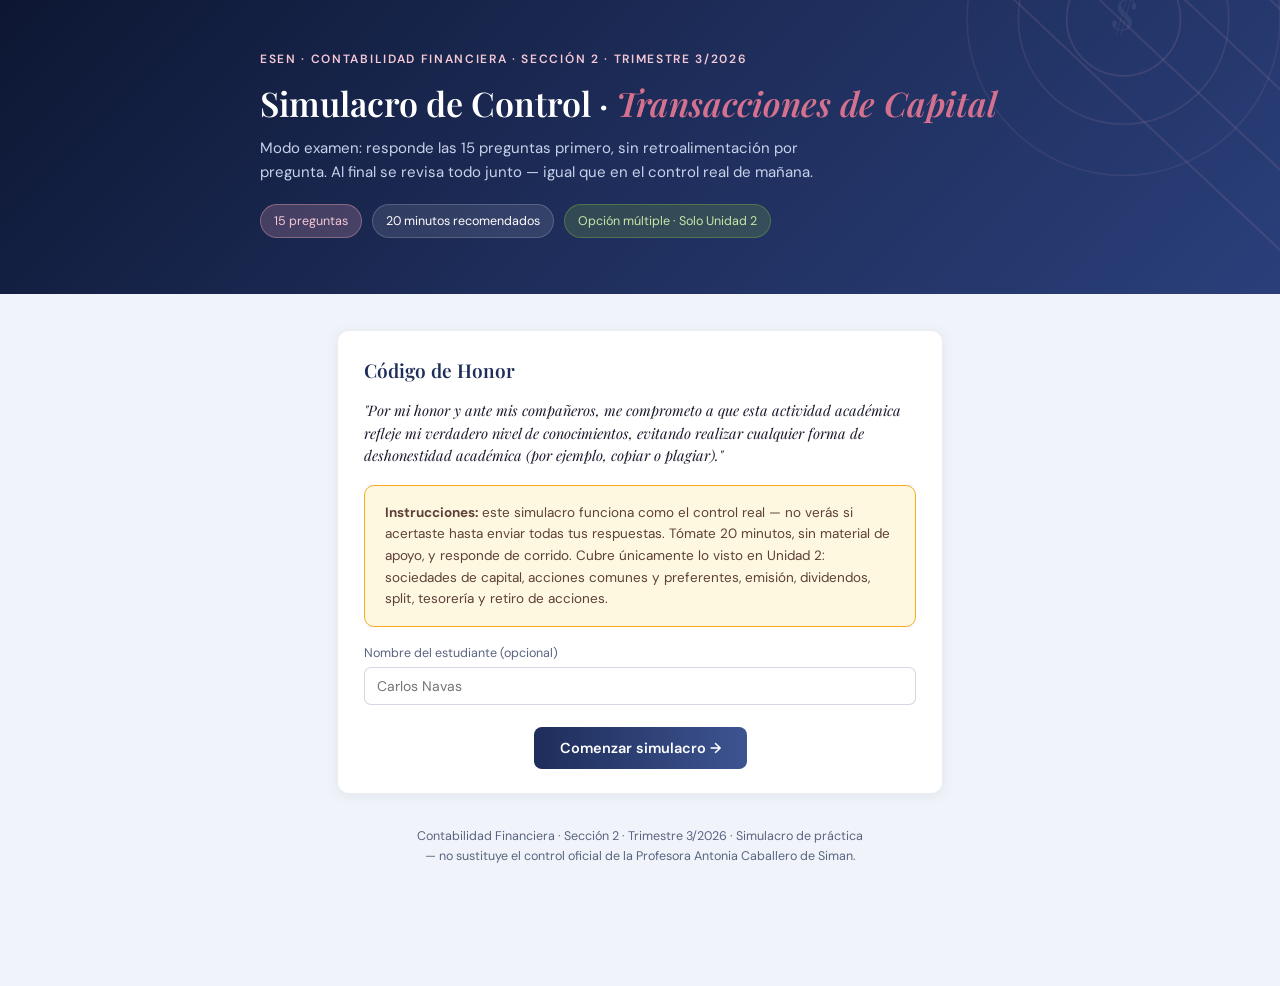
<file: docs/unidad-2/U2_SimulacroControl_TransaccionesCapital.html>
<!DOCTYPE html>
<html lang="es">
<head>
<meta charset="UTF-8">
<meta name="viewport" content="width=device-width, initial-scale=1.0">
<title>Simulacro de Control — Unidad 2: Transacciones de Capital</title>
<link rel="preconnect" href="https://fonts.googleapis.com">
<link rel="preconnect" href="https://fonts.gstatic.com" crossorigin>
<link href="https://fonts.googleapis.com/css2?family=Playfair+Display:ital,wght@0,500;0,600;0,700;1,500;1,600&family=DM+Sans:ital,wght@0,300;0,400;0,500;0,600;1,400&display=swap" rel="stylesheet">
<style>
:root{
  --navy:#1e2d5a; --navy2:#2C3E6B; --navy3:#3d5491;
  --rose:#E8A0B4; --rose2:#d4718e; --rose3:#f5c8d6;
  --green:#7CB342; --green2:#5a8a2e;
  --bg:#F0F4FA; --white:#ffffff;
  --text:#1A1A2E; --muted:#5a6480;
}
*{box-sizing:border-box; margin:0; padding:0;}
body{font-family:'DM Sans',sans-serif; background:var(--bg); color:var(--text); line-height:1.6;}
h1,h2,h3,h4{font-family:'Playfair Display',serif; font-weight:600; color:var(--navy);}
em{font-family:'Playfair Display',serif; font-style:italic; color:var(--rose2);}
.hero{position:relative; overflow:hidden; padding:50px 6vw 56px; background:linear-gradient(135deg,#0d1733,#1e2d5a,#2a3f7a); color:#fff;}
.hero svg.deco{position:absolute; inset:0; width:100%; height:100%; opacity:.5;}
.hero-content{position:relative; z-index:1; max-width:760px; margin:0 auto;}
.eyebrow{font-size:12px; letter-spacing:.14em; text-transform:uppercase; color:var(--rose3); font-weight:600; margin-bottom:14px;}
.hero h1{font-size:34px; color:#fff; line-height:1.2;}
.hero p.lead{color:#c9d2ea; margin-top:12px; font-size:15px; max-width:60ch;}
.chips{display:flex; gap:10px; flex-wrap:wrap; margin-top:20px;}
.chip{font-size:12.5px; padding:6px 13px; border-radius:20px; background:rgba(255,255,255,.1); border:1px solid rgba(255,255,255,.18); color:#fff;}
.chip.rose{background:rgba(232,160,180,.22); border-color:rgba(232,160,180,.4); color:var(--rose3);}
.chip.green{background:rgba(124,179,66,.22); border-color:rgba(124,179,66,.4); color:#c9e6a8;}
.wrap{max-width:760px; margin:0 auto; padding:36px 6vw 70px;}
.card-block{background:var(--white); border:1px solid rgba(44,62,107,.09); border-radius:12px; padding:24px 26px; box-shadow:0 2px 14px rgba(30,45,90,.07); margin-bottom:22px;}
.box{border-radius:10px; padding:16px 20px; font-size:13.5px;}
.box.eval{background:#FFF8E1; border:1px solid #F9A825; color:#5d4037;}
.box.ok{background:#E8F5E9; border:1px solid #7CB342; color:#1b5e20;}
.box.error{background:#FDECEA; border:1px solid #E53935; color:#7b1b1b;}
.box.legal{background:#EAF0FA; border:1px solid #2C3E6B; color:#1e2d5a;}
.honor{font-style:italic; font-family:'Playfair Display',serif; font-size:14.5px; line-height:1.55;}
.field{margin-top:16px;}
.field label{display:block; font-size:12.5px; color:var(--muted); margin-bottom:4px;}
.field input{width:100%; padding:9px 12px; border:1px solid rgba(44,62,107,.2); border-radius:7px; font-family:'DM Sans',sans-serif; font-size:14px;}
.btn{display:inline-flex; align-items:center; gap:8px; background:linear-gradient(90deg,var(--navy),var(--navy3)); color:#fff; border:none; padding:12px 26px; border-radius:8px; font-family:'DM Sans',sans-serif; font-weight:600; font-size:14.5px; cursor:pointer; transition:.15s;}
.btn:hover{transform:translateY(-1px); box-shadow:0 4px 14px rgba(30,45,90,.25);}
.btn:disabled{opacity:.45; cursor:not-allowed; transform:none; box-shadow:none;}
.btn.rose{background:linear-gradient(90deg,var(--rose2),var(--rose));}
#screen-quiz{display:none;}
#screen-results{display:none;}
.timerbar{display:flex; justify-content:space-between; align-items:center; background:var(--white); border-radius:10px; padding:12px 18px; margin-bottom:20px; border:1px solid rgba(44,62,107,.09); font-size:13.5px; color:var(--muted); position:sticky; top:12px; z-index:5; box-shadow:0 2px 12px rgba(30,45,90,.07);}
.timerbar .t{font-family:'DM Sans',monospace; font-weight:600; color:var(--navy);}
.progress-mini{font-family:'DM Sans',monospace; color:var(--navy2);}
.q{background:var(--white); border:1px solid rgba(44,62,107,.09); border-radius:12px; padding:22px 24px; margin-bottom:16px; box-shadow:0 2px 12px rgba(30,45,90,.06);}
.q .qnum{font-family:'DM Sans',monospace; font-size:12px; color:var(--rose2); font-weight:600; background:var(--rose3); display:inline-block; padding:2px 10px; border-radius:6px; margin-bottom:10px;}
.q h3{font-size:15.5px; font-family:'DM Sans',sans-serif; font-weight:500; color:var(--text); line-height:1.5;}
.opts{margin-top:14px; display:flex; flex-direction:column; gap:9px;}
.opt{display:flex; align-items:flex-start; gap:10px; border:1px solid rgba(44,62,107,.15); border-radius:8px; padding:10px 14px; cursor:pointer; font-size:13.5px; transition:.12s;}
.opt:hover{border-color:var(--navy3); background:rgba(61,84,145,.04);}
.opt.selected{border-color:var(--navy); background:rgba(30,45,90,.07); font-weight:500;}
.opt input{margin-top:2px;}
.submit-zone{text-align:center; margin-top:26px;}
.unanswered-note{color:var(--rose2); font-size:12.5px; margin-top:8px;}
/* results */
.score-wrap{display:flex; align-items:center; gap:26px; flex-wrap:wrap;}
.score-circle{position:relative; width:130px; height:130px; flex-shrink:0;}
.score-circle svg{transform:rotate(-90deg);}
.score-circle .num{position:absolute; inset:0; display:flex; align-items:center; justify-content:center; font-family:'Playfair Display',serif; font-size:26px; font-weight:700; color:var(--navy);}
.score-detail p{color:var(--muted); font-size:14px; margin-top:4px;}
.review-q{background:var(--white); border:1px solid rgba(44,62,107,.09); border-radius:12px; padding:20px 22px; margin-bottom:14px;}
.review-q .rq-head{display:flex; align-items:center; gap:10px; margin-bottom:8px;}
.tagresult{font-size:11.5px; padding:3px 10px; border-radius:12px; font-weight:600;}
.tagresult.correct{background:#E8F5E9; color:#1b5e20;}
.tagresult.incorrect{background:#FDECEA; color:#7b1b1b;}
.review-q .opt-line{font-size:13px; padding:6px 10px; border-radius:6px; margin-top:4px;}
.opt-line.correct-ans{background:#E8F5E9; color:#1b5e20; font-weight:600;}
.opt-line.wrong-given{background:#FDECEA; color:#7b1b1b; text-decoration:line-through;}
.explain{font-size:13px; color:var(--muted); margin-top:10px; border-top:1px dashed rgba(44,62,107,.15); padding-top:10px;}
.footer-note{color:var(--muted); font-size:12.5px; text-align:center; padding:10px 6vw 50px;}
@keyframes fadeIn{from{opacity:0; transform:translateY(4px);} to{opacity:1; transform:translateY(0);}}
.card-block, .q, .review-q{animation:fadeIn .2s ease;}
</style>
</head>
<body>

<header class="hero">
  <svg class="deco" viewBox="0 0 900 340" preserveAspectRatio="xMidYMid slice">
    <g stroke="#E8A0B4" stroke-opacity=".25" stroke-width="1.4">
      <line x1="600" y1="-40" x2="940" y2="280"/>
      <line x1="660" y1="-40" x2="1000" y2="280"/>
      <line x1="720" y1="-40" x2="1060" y2="280"/>
      <line x1="780" y1="-40" x2="1120" y2="280"/>
    </g>
    <circle cx="790" cy="80" r="110" fill="none" stroke="#E8A0B4" stroke-opacity=".18" stroke-width="1.2"/>
    <circle cx="790" cy="80" r="74" fill="none" stroke="#E8A0B4" stroke-opacity=".22" stroke-width="1.2"/>
    <circle cx="790" cy="80" r="40" fill="none" stroke="#E8A0B4" stroke-opacity=".28" stroke-width="1.2"/>
    <text x="790" y="88" text-anchor="middle" font-family="Playfair Display, serif" font-style="italic" font-size="30" fill="#ffffff" fill-opacity=".14">$</text>
  </svg>
  <div class="hero-content">
    <div class="eyebrow">ESEN · Contabilidad Financiera · Sección 2 · Trimestre 3/2026</div>
    <h1>Simulacro de Control · <em>Transacciones de Capital</em></h1>
    <p class="lead">Modo examen: responde las 15 preguntas primero, sin retroalimentación por pregunta. Al final se revisa todo junto — igual que en el control real de mañana.</p>
    <div class="chips">
      <span class="chip rose">15 preguntas</span>
      <span class="chip">20 minutos recomendados</span>
      <span class="chip green">Opción múltiple · Solo Unidad 2</span>
    </div>
  </div>
</header>

<div class="wrap">

  <!-- START SCREEN -->
  <div id="screen-start">
    <div class="card-block">
      <h2 style="font-size:19px; margin-bottom:14px;">Código de Honor</h2>
      <p class="honor">"Por mi honor y ante mis compañeros, me comprometo a que esta actividad académica refleje mi verdadero nivel de conocimientos, evitando realizar cualquier forma de deshonestidad académica (por ejemplo, copiar o plagiar)."</p>
      <div class="box eval" style="margin-top:18px;">
        <strong>Instrucciones:</strong> este simulacro funciona como el control real — no verás si acertaste hasta enviar todas tus respuestas. Tómate 20 minutos, sin material de apoyo, y responde de corrido. Cubre únicamente lo visto en Unidad 2: sociedades de capital, acciones comunes y preferentes, emisión, dividendos, split, tesorería y retiro de acciones.
      </div>
      <div class="field">
        <label for="nameInput">Nombre del estudiante (opcional)</label>
        <input type="text" id="nameInput" placeholder="Carlos Navas">
      </div>
      <div style="margin-top:22px; text-align:center;">
        <button class="btn" onclick="startQuiz()">Comenzar simulacro →</button>
      </div>
    </div>
  </div>

  <!-- QUIZ SCREEN -->
  <div id="screen-quiz">
    <div class="timerbar">
      <span>⏱ Tiempo recomendado: <span class="t" id="timerDisplay">20:00</span></span>
      <span class="progress-mini" id="progressMini">0 / 15 respondidas</span>
    </div>
    <div id="questionsContainer"></div>
    <div class="submit-zone">
      <button class="btn rose" id="submitBtn" onclick="submitQuiz()">Enviar respuestas</button>
      <p class="unanswered-note" id="unansweredNote"></p>
    </div>
  </div>

  <!-- RESULTS SCREEN -->
  <div id="screen-results">
    <div class="card-block">
      <h2 style="font-size:19px; margin-bottom:16px;">Resultados</h2>
      <div class="score-wrap">
        <div class="score-circle">
          <svg width="130" height="130" viewBox="0 0 130 130">
            <circle cx="65" cy="65" r="56" fill="none" stroke="#EAF0FA" stroke-width="12"/>
            <circle id="scoreArc" cx="65" cy="65" r="56" fill="none" stroke="#7CB342" stroke-width="12" stroke-linecap="round" stroke-dasharray="352" stroke-dashoffset="352" style="transition:stroke-dashoffset 1s ease;"/>
          </svg>
          <div class="num" id="scoreNum">0%</div>
        </div>
        <div class="score-detail">
          <p id="scoreText">— de 15 correctas</p>
          <p id="scoreMsg"></p>
        </div>
      </div>
    </div>
    <h3 style="font-size:17px; margin:22px 0 12px;">Revisión pregunta por pregunta</h3>
    <div id="reviewContainer"></div>
  </div>

  <p class="footer-note">Contabilidad Financiera · Sección 2 · Trimestre 3/2026 · Simulacro de práctica — no sustituye el control oficial de la Profesora Antonia Caballero de Siman.</p>
</div>

<script>
const QUESTIONS = [
{
  q: "¿Cuál de las siguientes describe mejor una transacción de capital?",
  opts: [
    "Un movimiento de dinero entre la empresa y un cliente por la venta de un producto",
    "Un movimiento de dinero entre la empresa y sus accionistas, que nunca pasa por el Estado de Resultados",
    "Un gasto operativo que reduce las utilidades del período",
    "Un préstamo bancario que la empresa debe pagar con intereses"
  ],
  correct: 1,
  explain: "Una transacción de capital es un movimiento entre la empresa y sus dueños; cambia directamente el Patrimonio y jamás genera un ingreso, un gasto o una utilidad."
},
{
  q: "Según el Código de Comercio de El Salvador, ¿cuál es el capital social mínimo para constituir una Sociedad Anónima?",
  opts: ["$500", "$1,000", "$2,000", "$5,000"],
  correct: 2,
  explain: "El capital social mínimo de una S.A. es $2,000, con al menos el 5% pagado al momento de la inscripción y el resto dentro del año siguiente."
},
{
  q: "¿Cuántos accionistas se requieren, como mínimo, para constituir una Sociedad Anónima en El Salvador?",
  opts: ["1", "2", "3", "5"],
  correct: 1,
  explain: "El Código de Comercio exige un mínimo de 2 accionistas para constituir una S.A., sin límite máximo."
},
{
  q: "¿Cuál de las siguientes afirmaciones sobre el valor nominal de una acción es correcta?",
  opts: [
    "Puede ser cualquier monto, incluso menor a $1, si los socios lo acuerdan",
    "Es obligatorio que sea de al menos $1 o múltiplos enteros de uno, y no puede venderse por debajo de ese valor",
    "Cambia automáticamente cada año según la inflación",
    "Solo aplica a las acciones preferentes, no a las comunes"
  ],
  correct: 1,
  explain: "El valor nominal mínimo es $1 (o múltiplos enteros de uno) y la ley prohíbe emitir o vender una acción por debajo de su valor nominal."
},
{
  q: "¿Por qué las acciones de una Sociedad Anónima en El Salvador deben ser nominativas?",
  opts: [
    "Porque así lo exige la bolsa de valores internacional",
    "Para que el Registro de Comercio siempre sepa quién es el dueño de cada acción",
    "Porque las acciones al portador pagan menos impuestos",
    "No existe tal requisito; las acciones pueden ser al portador libremente"
  ],
  correct: 1,
  explain: "La ley exige acciones nominativas (a nombre de una persona identificada, nunca 'al portador') para que siempre se sepa quién es el propietario."
},
{
  q: "¿Cuál es la diferencia principal entre una acción común y una acción preferente?",
  opts: [
    "Las preferentes siempre valen más en el mercado que las comunes",
    "Las comunes dan voto pleno y dividendo variable; las preferentes tienen dividendo fijo con prelación pero voto limitado",
    "Las preferentes son deuda de la empresa, no forman parte del Patrimonio",
    "No hay diferencia contable entre ambas, solo cambia el nombre"
  ],
  correct: 1,
  explain: "Las comunes votan en toda junta y su dividendo es variable; las preferentes tienen un dividendo fijo con prelación de pago, pero su voto es limitado (solo juntas extraordinarias, salvo atraso prolongado)."
},
{
  q: "El dividendo mínimo de una acción preferente (6%) se calcula sobre:",
  opts: ["El valor de mercado de la acción", "El valor nominal de la acción", "El valor en libros de la acción", "El valor de liquidación de la acción"],
  correct: 1,
  explain: "El dividendo preferente se calcula siempre sobre el valor nominal, nunca sobre el valor de mercado — confundir esto es uno de los errores más comunes de la unidad."
},
{
  q: "¿Bajo qué condición una acción preferente adquiere voto pleno?",
  opts: [
    "Nunca lo adquiere, sin importar la situación",
    "Automáticamente después de 1 ejercicio sin dividendo",
    "Cuando el dividendo preferente no se reparte por más de 3 ejercicios (no necesariamente consecutivos)",
    "Solo si el accionista posee más del 50% de las acciones preferentes"
  ],
  correct: 2,
  explain: "Si el dividendo preferente queda sin repartir por más de 3 ejercicios (no necesariamente consecutivos), esas acciones ganan voto pleno hasta que se cubra el adeudo."
},
{
  q: "El valor en libros de una clase de acciones se calcula como:",
  opts: [
    "Valor nominal × cantidad de acciones emitidas",
    "Capital contable atribuido a esa clase ÷ acciones en circulación de esa clase",
    "Precio de mercado del día ÷ valor nominal",
    "Utilidades retenidas del año ÷ número de accionistas"
  ],
  correct: 1,
  explain: "El valor en libros es el capital contable atribuido a una clase de acciones, dividido entre las acciones en circulación de esa misma clase."
},
{
  q: "¿Cuál de los siguientes forma parte del capital contribuido (no del capital ganado)?",
  opts: ["Utilidades retenidas del ejercicio", "Prima en venta de acciones", "Pérdidas acumuladas", "Reserva legal generada por utilidades"],
  correct: 1,
  explain: "El capital contribuido son los aportes directos de los socios: capital social + prima en venta de acciones + donaciones. Las utilidades retenidas y la reserva legal forman parte del capital ganado."
},
{
  q: "Al emitir acciones con prima (valor de mercado mayor al valor nominal), la diferencia se registra en:",
  opts: [
    "Una cuenta de Ingresos, porque representa una ganancia para la empresa",
    "Una cuenta de Patrimonio: 'Capital pagado en exceso del valor nominal'",
    "Una cuenta de Pasivo, como una obligación con los accionistas",
    "No se registra; solo se contabiliza el valor nominal"
  ],
  correct: 1,
  explain: "La prima nunca es ingreso ni utilidad; se registra directo en una cuenta de Patrimonio llamada 'Capital pagado en exceso del valor nominal'."
},
{
  q: "En un dividendo en efectivo, ¿en qué momento nace el pasivo 'Dividendos por pagar'?",
  opts: [
    "En la fecha en que se paga el efectivo al accionista",
    "En la fecha en que la Junta declara el dividendo",
    "En la fecha de cierre del ejercicio fiscal",
    "El pasivo nunca se reconoce; se carga directo a Efectivo"
  ],
  correct: 1,
  explain: "El pasivo nace en la fecha de declaración, cuando la Junta aprueba el dividendo — no cuando se paga el efectivo."
},
{
  q: "Según la Ley del Impuesto sobre la Renta, ¿qué porcentaje de retención aplica sobre los dividendos pagados?",
  opts: ["1%", "3%", "5%", "10%"],
  correct: 2,
  explain: "Los dividendos pagados a personas naturales llevan una retención de ISR del 5%, a cargo de quien paga el dividendo."
},
{
  q: "Un dividendo en acciones se valúa a:",
  opts: [
    "Valor nominal de las acciones nuevas",
    "Valor de mercado de las acciones al momento de la declaración",
    "Valor de liquidación de las acciones preferentes",
    "Costo histórico del capital social original"
  ],
  correct: 1,
  explain: "El dividendo en acciones se valúa al valor de mercado, no al valor nominal; esto lo distingue claramente del split de acciones."
},
{
  q: "¿Qué efecto tiene un split de acciones (por ejemplo, 5×1) sobre los registros contables de la empresa?",
  opts: [
    "Genera una partida cargando Utilidades retenidas, igual que un dividendo en acciones",
    "No genera ninguna partida contable; solo cambia la cantidad de acciones y el valor nominal en proporción inversa",
    "Aumenta el capital contable total de la empresa",
    "Se registra como una emisión nueva de acciones a valor de mercado"
  ],
  correct: 1,
  explain: "El split multiplica la cantidad de acciones y divide el valor nominal en la misma proporción; el capital común (cantidad × VN) no cambia, así que no se registra ninguna partida — solo un cuadro comparativo y una nota."
}
];

let answers = new Array(QUESTIONS.length).fill(null);
let timerInterval = null;
let secondsLeft = 20*60;

function startQuiz(){
  document.getElementById('screen-start').style.display='none';
  document.getElementById('screen-quiz').style.display='block';
  renderQuestions();
  startTimer();
}

function renderQuestions(){
  const c = document.getElementById('questionsContainer');
  c.innerHTML = '';
  QUESTIONS.forEach((item, qi) => {
    const div = document.createElement('div');
    div.className = 'q';
    div.innerHTML = `<span class="qnum">Pregunta ${qi+1} de ${QUESTIONS.length}</span><h3>${item.q}</h3>
      <div class="opts">
        ${item.opts.map((o,oi)=>`
          <label class="opt" id="opt-${qi}-${oi}" onclick="selectAnswer(${qi},${oi})">
            <input type="radio" name="q${qi}" style="pointer-events:none;">
            <span>${String.fromCharCode(65+oi)}. ${o}</span>
          </label>`).join('')}
      </div>`;
    c.appendChild(div);
  });
}

function selectAnswer(qi, oi){
  answers[qi] = oi;
  QUESTIONS[qi].opts.forEach((_, i)=>{
    document.getElementById(`opt-${qi}-${i}`).classList.toggle('selected', i===oi);
  });
  const answered = answers.filter(a=>a!==null).length;
  document.getElementById('progressMini').textContent = `${answered} / ${QUESTIONS.length} respondidas`;
}

function startTimer(){
  updateTimerDisplay();
  timerInterval = setInterval(()=>{
    secondsLeft--;
    if(secondsLeft<=0){ clearInterval(timerInterval); secondsLeft=0; }
    updateTimerDisplay();
  },1000);
}
function updateTimerDisplay(){
  const m = Math.floor(secondsLeft/60).toString().padStart(2,'0');
  const s = (secondsLeft%60).toString().padStart(2,'0');
  document.getElementById('timerDisplay').textContent = `${m}:${s}`;
}

function submitQuiz(){
  const unanswered = answers.map((a,i)=>a===null?i+1:null).filter(x=>x!==null);
  if(unanswered.length>0){
    document.getElementById('unansweredNote').textContent = `Te faltan ${unanswered.length} pregunta(s) por responder (${unanswered.join(', ')}). En el control real tendrías que decidir igual — puedes enviar así o completar primero.`;
    if(!confirm('Tienes preguntas sin responder. ¿Enviar de todas formas?')) return;
  }
  clearInterval(timerInterval);
  showResults();
}

function showResults(){
  document.getElementById('screen-quiz').style.display='none';
  document.getElementById('screen-results').style.display='block';
  let correctCount = 0;
  QUESTIONS.forEach((item,qi)=>{ if(answers[qi]===item.correct) correctCount++; });
  const pct = Math.round((correctCount/QUESTIONS.length)*100);
  document.getElementById('scoreNum').textContent = pct+'%';
  document.getElementById('scoreText').textContent = `${correctCount} de ${QUESTIONS.length} correctas`;
  const circumference = 352;
  const offset = circumference - (pct/100)*circumference;
  document.getElementById('scoreArc').style.strokeDashoffset = offset;
  const arc = document.getElementById('scoreArc');
  arc.style.stroke = pct>=80 ? '#7CB342' : (pct>=60 ? '#F9A825' : '#E53935');
  const msgEl = document.getElementById('scoreMsg');
  if(pct>=80) msgEl.innerHTML = '<span style="color:#1b5e20;">Buen dominio de la Unidad 2 — repasa solo lo que falló abajo.</span>';
  else if(pct>=60) msgEl.innerHTML = '<span style="color:#5d4037;">Vas bien, pero repasa con cuidado las secciones falladas antes del control.</span>';
  else msgEl.innerHTML = '<span style="color:#7b1b1b;">Conviene repasar la guía de teoría completa antes del control de mañana.</span>';

  const rc = document.getElementById('reviewContainer');
  rc.innerHTML = '';
  QUESTIONS.forEach((item, qi)=>{
    const given = answers[qi];
    const isCorrect = given === item.correct;
    const div = document.createElement('div');
    div.className = 'review-q';
    let optsHtml = item.opts.map((o,oi)=>{
      let cls = '';
      if(oi === item.correct) cls = 'correct-ans';
      else if(oi === given) cls = 'wrong-given';
      return `<div class="opt-line ${cls}">${String.fromCharCode(65+oi)}. ${o}</div>`;
    }).join('');
    div.innerHTML = `
      <div class="rq-head">
        <span class="qnum">Pregunta ${qi+1}</span>
        <span class="tagresult ${isCorrect?'correct':'incorrect'}">${isCorrect ? 'Correcta' : (given===null ? 'Sin responder' : 'Incorrecta')}</span>
      </div>
      <h3 style="font-size:14.5px; font-weight:500;">${item.q}</h3>
      <div style="margin-top:8px;">${optsHtml}</div>
      <div class="explain">${item.explain}</div>
    `;
    rc.appendChild(div);
  });
}
</script>
</body>
</html>
</file>
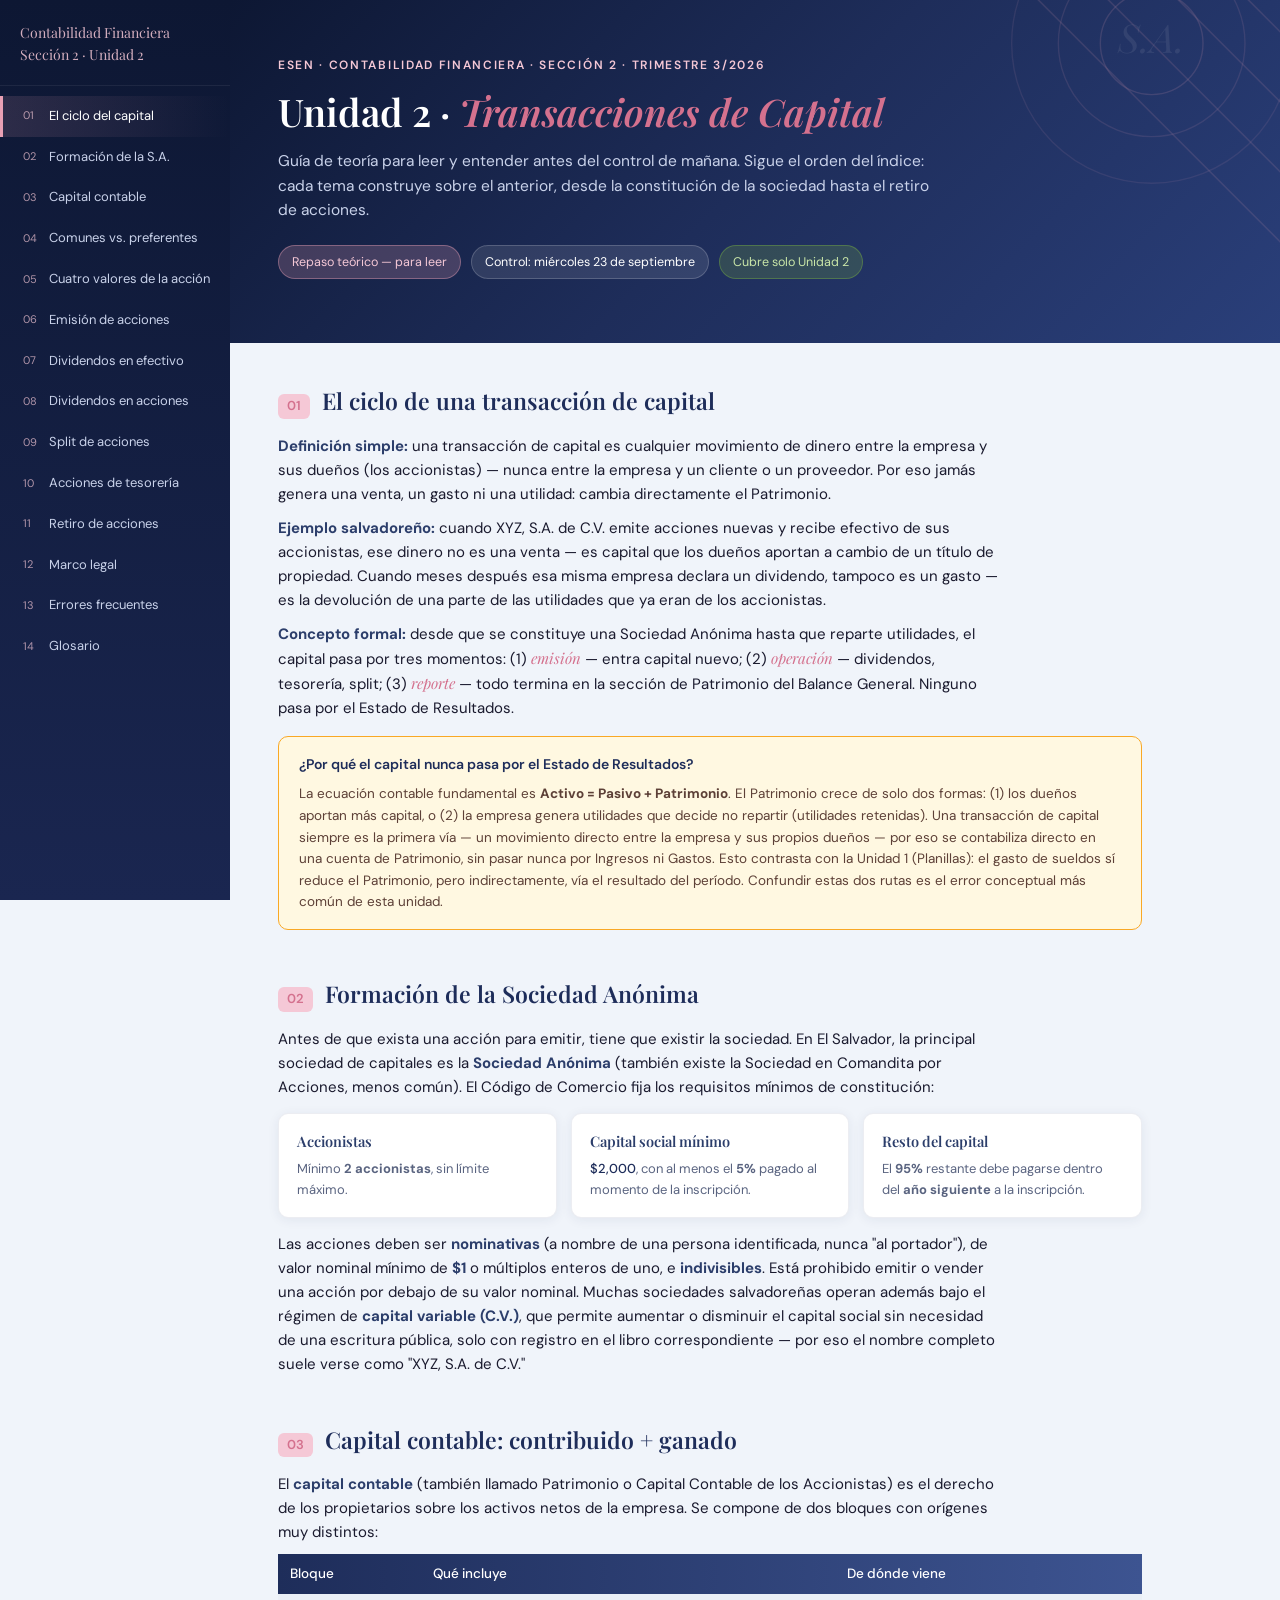
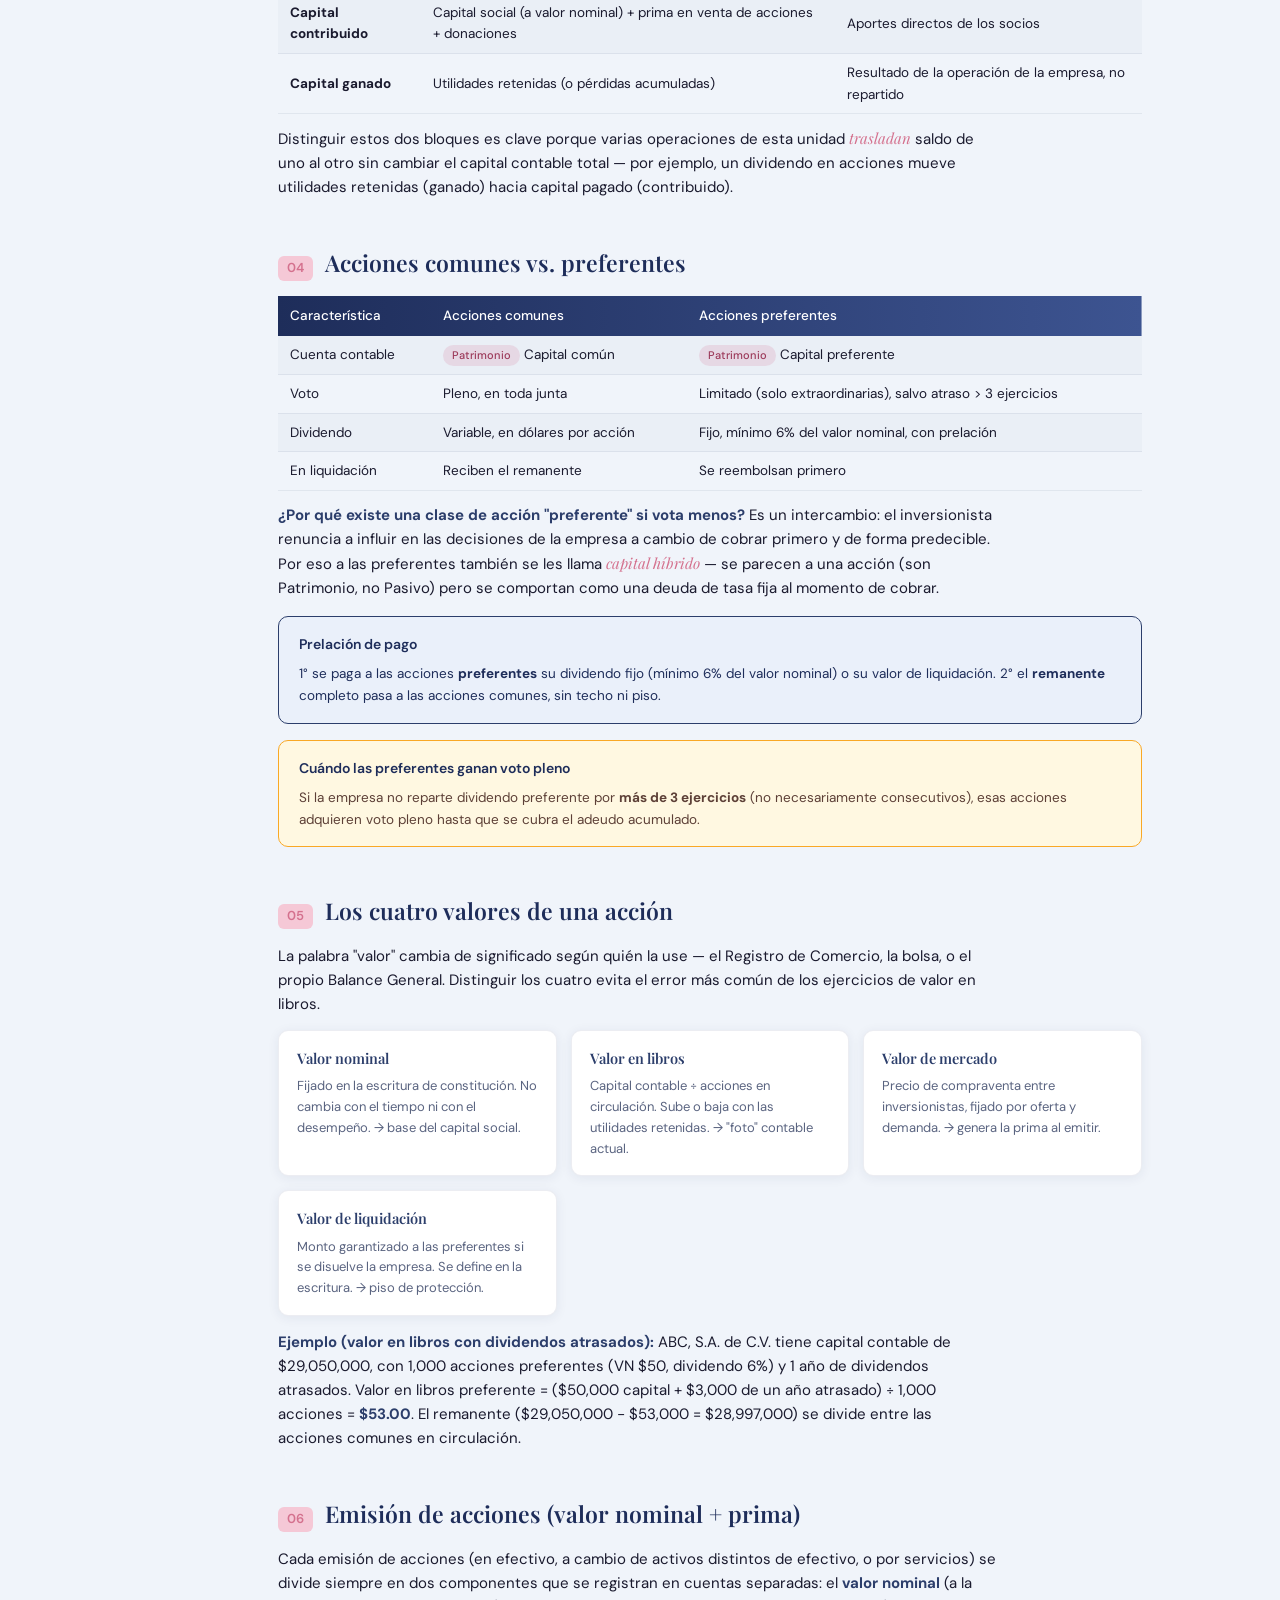
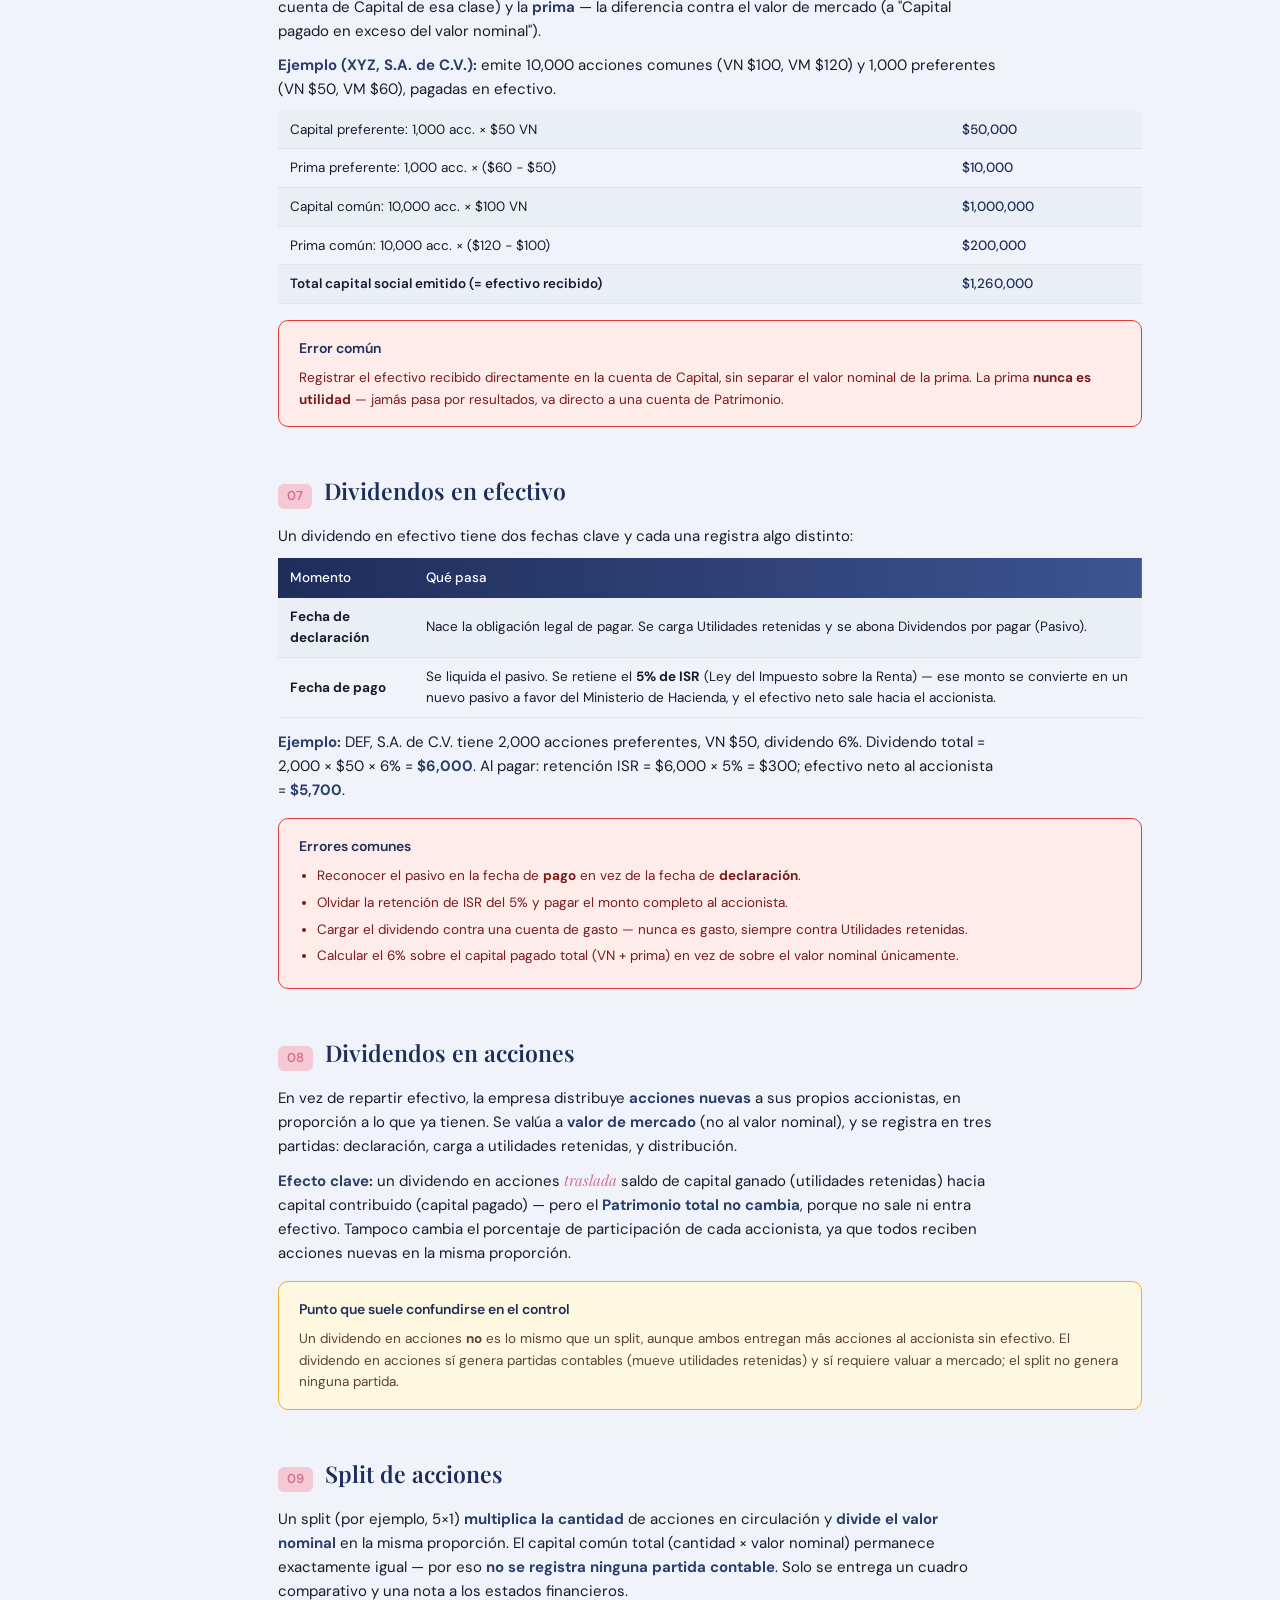
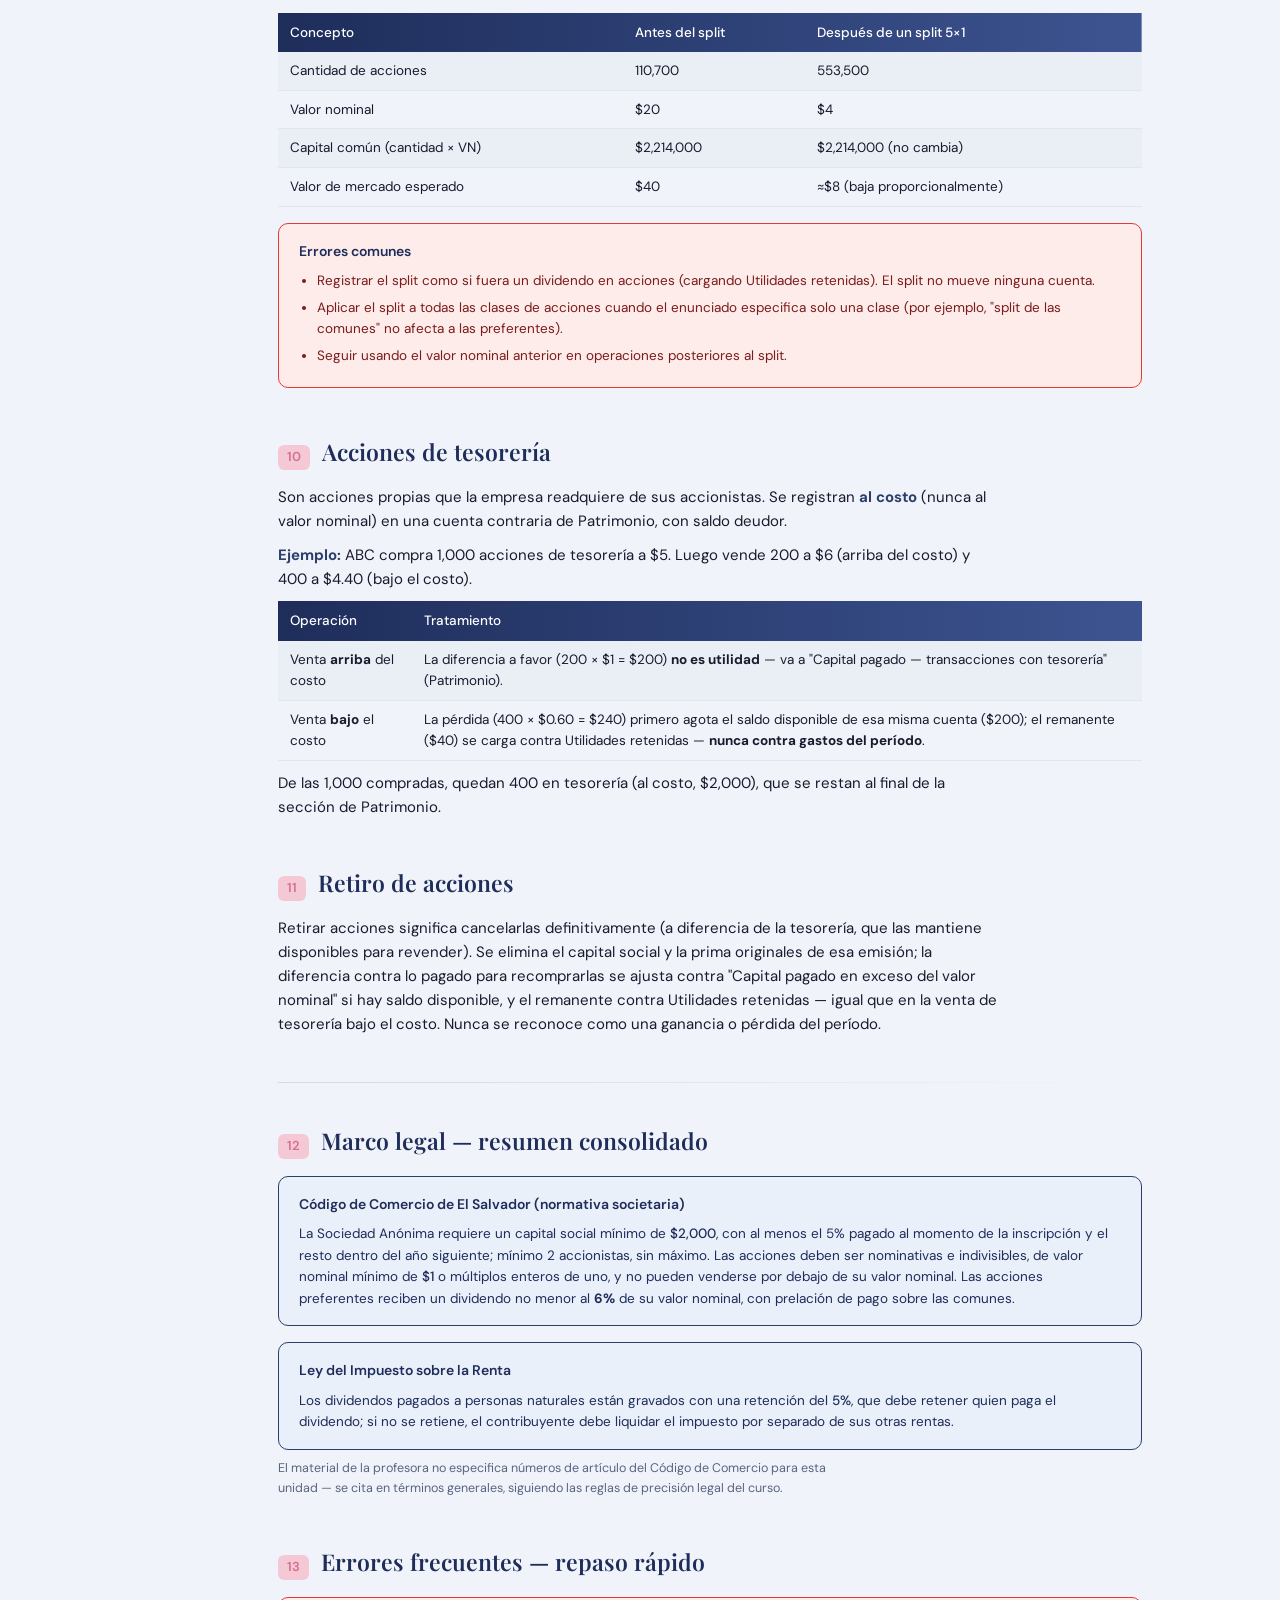
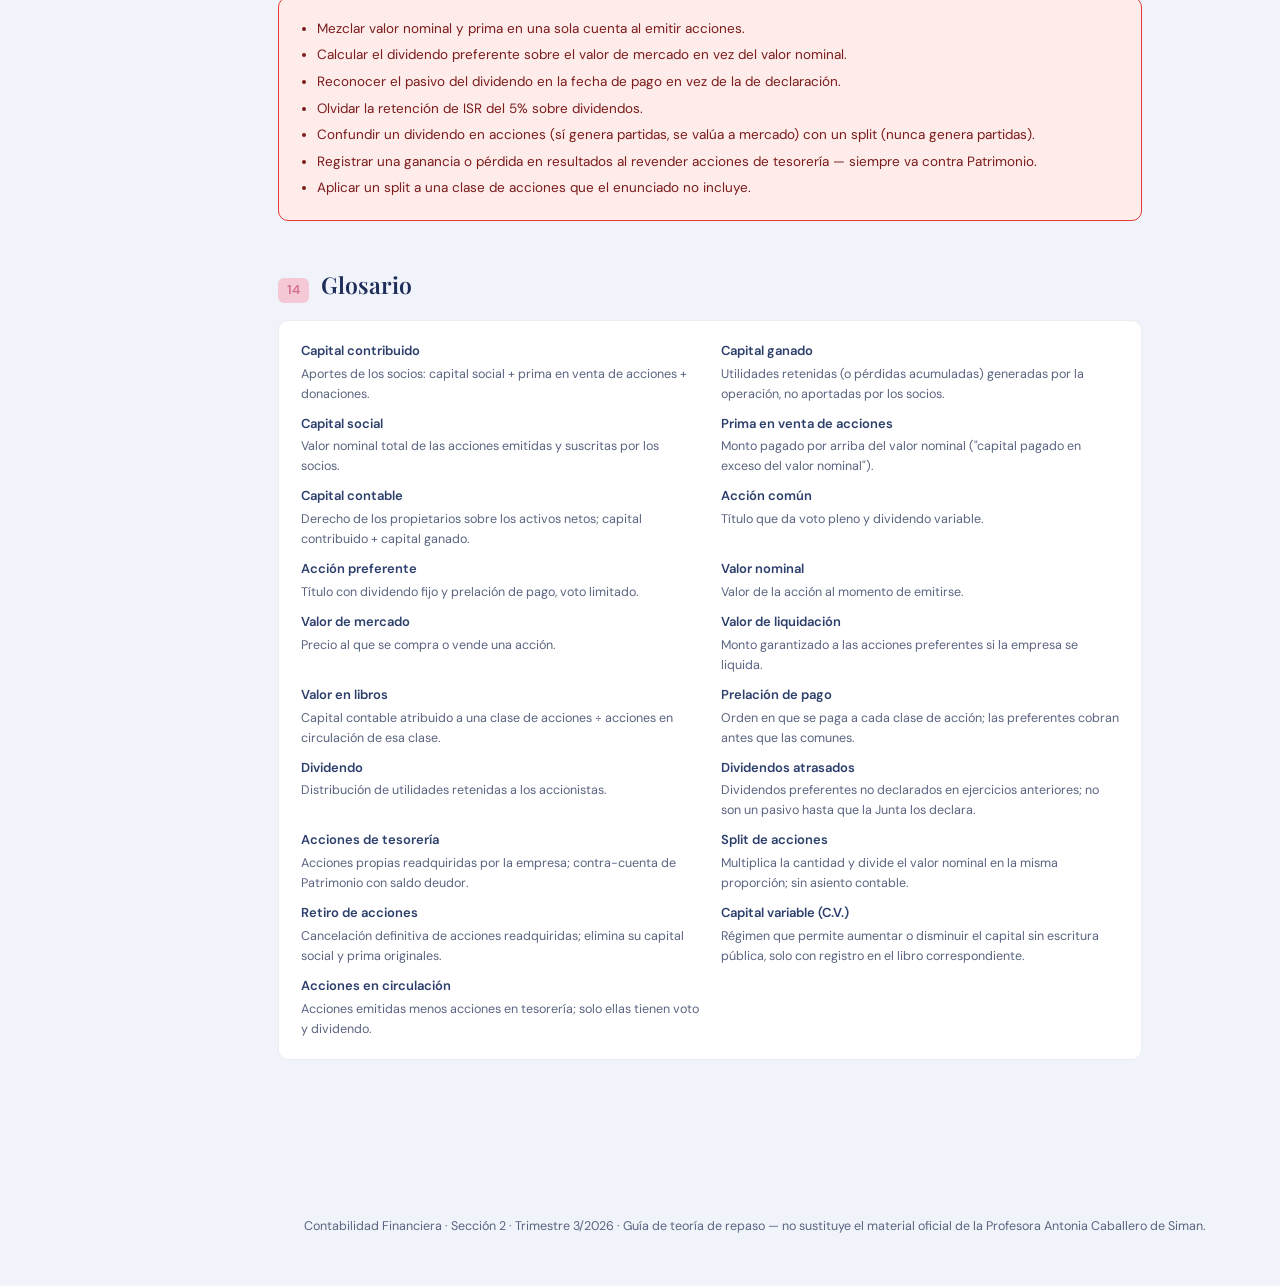
<file: docs/unidad-2/U2_Teoria_TransaccionesCapital.html>
<!DOCTYPE html>
<html lang="es">
<head>
<meta charset="UTF-8">
<meta name="viewport" content="width=device-width, initial-scale=1.0">
<title>Unidad 2 · Teoría — Transacciones de Capital</title>
<link rel="preconnect" href="https://fonts.googleapis.com">
<link rel="preconnect" href="https://fonts.gstatic.com" crossorigin>
<link href="https://fonts.googleapis.com/css2?family=Playfair+Display:ital,wght@0,500;0,600;0,700;1,500;1,600&family=DM+Sans:ital,wght@0,300;0,400;0,500;0,600;1,400&display=swap" rel="stylesheet">
<style>
:root{
  --navy:#1e2d5a; --navy2:#2C3E6B; --navy3:#3d5491;
  --rose:#E8A0B4; --rose2:#d4718e; --rose3:#f5c8d6;
  --green:#7CB342; --green2:#5a8a2e;
  --bg:#F0F4FA; --white:#ffffff;
  --text:#1A1A2E; --muted:#5a6480;
}
*{box-sizing:border-box; margin:0; padding:0;}
body{
  font-family:'DM Sans',sans-serif; font-weight:400;
  background:var(--bg); color:var(--text); line-height:1.6;
}
h1,h2,h3,h4{font-family:'Playfair Display',serif; font-weight:600; color:var(--navy);}
em{font-family:'Playfair Display',serif; font-style:italic; color:var(--rose2);}
a{color:var(--navy3);}
.layout{display:flex; min-height:100vh;}
/* Sidebar */
.sidebar{
  width:230px; flex-shrink:0; position:sticky; top:0; height:100vh; overflow-y:auto;
  background:linear-gradient(180deg,#0d1733,#1a2650); padding:22px 0;
}
.sidebar .brand{color:var(--rose3); font-family:'Playfair Display',serif; font-size:14px; padding:0 20px 18px; opacity:.85; border-bottom:1px solid rgba(255,255,255,.08); margin-bottom:10px;}
.sidebar nav a{
  display:flex; align-items:center; gap:10px; text-decoration:none; color:#c9d2ea;
  padding:10px 20px; font-size:13px; border-left:3px solid transparent; transition:.15s;
}
.sidebar nav a .n{font-family:'DM Sans',monospace; font-size:11px; color:var(--rose3); opacity:.7; width:16px;}
.sidebar nav a:hover, .sidebar nav a.active{
  border-left-color:var(--rose); background:linear-gradient(90deg, rgba(232,160,180,.14), transparent); color:#fff;
}
main{flex:1; min-width:0;}
/* Hero */
.hero{
  position:relative; overflow:hidden; padding:56px 48px 64px;
  background:linear-gradient(135deg,#0d1733,#1e2d5a,#2a3f7a); color:#fff;
}
.hero svg.deco{position:absolute; inset:0; width:100%; height:100%; opacity:.55;}
.hero-content{position:relative; z-index:1; max-width:760px;}
.eyebrow{font-size:12px; letter-spacing:.14em; text-transform:uppercase; color:var(--rose3); font-weight:600; margin-bottom:14px;}
.hero h1{font-size:38px; color:#fff; line-height:1.2;}
.hero p.lead{color:#c9d2ea; margin-top:14px; font-size:15.5px; max-width:60ch;}
.chips{display:flex; gap:10px; flex-wrap:wrap; margin-top:22px;}
.chip{font-size:12.5px; padding:6px 13px; border-radius:20px; background:rgba(255,255,255,.1); border:1px solid rgba(255,255,255,.18); color:#fff;}
.chip.rose{background:rgba(232,160,180,.22); border-color:rgba(232,160,180,.4); color:var(--rose3);}
.chip.green{background:rgba(124,179,66,.22); border-color:rgba(124,179,66,.4); color:#c9e6a8;}
/* Content */
.content{padding:40px 48px 80px; max-width:960px;}
.section{margin-bottom:46px; scroll-margin-top:24px;}
.section-title{display:flex; align-items:baseline; gap:12px; margin-bottom:14px;}
.num-tag{font-family:'DM Sans',monospace; font-size:13px; color:var(--rose2); font-weight:600; background:var(--rose3); padding:2px 9px; border-radius:6px;}
.section-title h2{font-size:23px;}
p.body-text{color:var(--text); max-width:72ch; margin-bottom:10px; font-size:15px;}
p.body-text strong{color:var(--navy2);}
.cards3{display:grid; grid-template-columns:repeat(auto-fit,minmax(210px,1fr)); gap:14px; margin-top:14px;}
.card{
  background:var(--white); border:1px solid rgba(44,62,107,.09); border-radius:10px; padding:16px 18px;
  box-shadow:0 2px 12px rgba(30,45,90,.07); transition:.15s;
}
.card:hover{transform:translateY(-2px);}
.card h4{font-size:14.5px; margin-bottom:6px; color:var(--navy2);}
.card p{font-size:13px; color:var(--muted);}
table{width:100%; border-collapse:collapse; margin-top:10px; font-size:13.5px;}
thead tr{background:linear-gradient(90deg,#1e2d5a,#3d5491);}
thead th{color:#fff; text-align:left; padding:9px 12px; font-weight:500;}
tbody td{padding:8px 12px; border-bottom:1px solid rgba(44,62,107,.08);}
tbody tr:nth-child(odd){background:rgba(30,45,90,.025);}
.money{font-family:'DM Sans',monospace; font-weight:500; color:var(--navy);}
.badge{display:inline-block; font-size:11px; padding:2px 9px; border-radius:12px; font-weight:500;}
.badge.activo{background:rgba(30,45,90,.1); color:#2C3E6B;}
.badge.pasivo{background:rgba(90,138,46,.15); color:#5a8a2e;}
.badge.patrimonio{background:rgba(212,113,142,.18); color:#9c3a5a;}
.box{border-radius:10px; padding:16px 20px; margin-top:16px; font-size:13.5px;}
.box h4{display:flex; align-items:center; gap:8px; font-size:14px; margin-bottom:8px; font-family:'DM Sans',sans-serif; font-weight:600;}
.box.legal{background:#EAF0FA; border:1px solid #2C3E6B; color:#1e2d5a;}
.box.error{background:#FDECEA; border:1px solid #E53935; color:#7b1b1b;}
.box.ok{background:#E8F5E9; border:1px solid #7CB342; color:#1b5e20;}
.box.eval{background:#FFF8E1; border:1px solid #F9A825; color:#5d4037;}
.box ul{padding-left:18px; margin-top:4px;}
.box li{margin-bottom:5px;}
.glossary{background:var(--white); border:1px solid rgba(44,62,107,.09); border-radius:10px; padding:20px 22px; margin-top:16px;}
.glossary h4{font-family:'Playfair Display',serif; color:var(--navy); margin-bottom:10px;}
.gloss-grid{display:grid; grid-template-columns:repeat(auto-fit,minmax(260px,1fr)); gap:10px 22px;}
.gloss-grid dt{font-weight:600; color:var(--navy2); font-size:13px;}
.gloss-grid dd{color:var(--muted); font-size:12.5px; margin-top:2px;}
.divider{height:1px; background:linear-gradient(90deg, rgba(44,62,107,.15), transparent); margin:40px 0;}
.footer-note{color:var(--muted); font-size:12.5px; text-align:center; padding:30px 48px 50px;}
@media(max-width:800px){
  .layout{flex-direction:column;}
  .sidebar{position:relative; width:100%; height:auto; padding:14px 0;}
  .hero,.content{padding-left:22px; padding-right:22px;}
}
</style>
</head>
<body>
<div class="layout">

  <aside class="sidebar">
    <div class="brand">Contabilidad Financiera<br>Sección 2 · Unidad 2</div>
    <nav>
      <a href="#s1"><span class="n">01</span>El ciclo del capital</a>
      <a href="#s2"><span class="n">02</span>Formación de la S.A.</a>
      <a href="#s3"><span class="n">03</span>Capital contable</a>
      <a href="#s4"><span class="n">04</span>Comunes vs. preferentes</a>
      <a href="#s5"><span class="n">05</span>Cuatro valores de la acción</a>
      <a href="#s6"><span class="n">06</span>Emisión de acciones</a>
      <a href="#s7"><span class="n">07</span>Dividendos en efectivo</a>
      <a href="#s8"><span class="n">08</span>Dividendos en acciones</a>
      <a href="#s9"><span class="n">09</span>Split de acciones</a>
      <a href="#s10"><span class="n">10</span>Acciones de tesorería</a>
      <a href="#s11"><span class="n">11</span>Retiro de acciones</a>
      <a href="#s12"><span class="n">12</span>Marco legal</a>
      <a href="#s13"><span class="n">13</span>Errores frecuentes</a>
      <a href="#s14"><span class="n">14</span>Glosario</a>
    </nav>
  </aside>

  <main>
    <header class="hero">
      <svg class="deco" viewBox="0 0 900 400" preserveAspectRatio="xMidYMid slice">
        <g stroke="#E8A0B4" stroke-opacity=".25" stroke-width="1.4">
          <line x1="600" y1="-40" x2="940" y2="300"/>
          <line x1="660" y1="-40" x2="1000" y2="300"/>
          <line x1="720" y1="-40" x2="1060" y2="300"/>
          <line x1="780" y1="-40" x2="1120" y2="300"/>
        </g>
        <circle cx="790" cy="90" r="120" fill="none" stroke="#E8A0B4" stroke-opacity=".18" stroke-width="1.2"/>
        <circle cx="790" cy="90" r="80" fill="none" stroke="#E8A0B4" stroke-opacity=".22" stroke-width="1.2"/>
        <circle cx="790" cy="90" r="44" fill="none" stroke="#E8A0B4" stroke-opacity=".28" stroke-width="1.2"/>
        <text x="790" y="98" text-anchor="middle" font-family="Playfair Display, serif" font-style="italic" font-size="34" fill="#ffffff" fill-opacity=".14">S.A.</text>
      </svg>
      <div class="hero-content">
        <div class="eyebrow">ESEN · Contabilidad Financiera · Sección 2 · Trimestre 3/2026</div>
        <h1>Unidad 2 · <em>Transacciones de Capital</em></h1>
        <p class="lead">Guía de teoría para leer y entender antes del control de mañana. Sigue el orden del índice: cada tema construye sobre el anterior, desde la constitución de la sociedad hasta el retiro de acciones.</p>
        <div class="chips">
          <span class="chip rose">Repaso teórico — para leer</span>
          <span class="chip">Control: miércoles 23 de septiembre</span>
          <span class="chip green">Cubre solo Unidad 2</span>
        </div>
      </div>
    </header>

    <div class="content">

      <section class="section" id="s1">
        <div class="section-title"><span class="num-tag">01</span><h2>El ciclo de una transacción de capital</h2></div>
        <p class="body-text"><strong>Definición simple:</strong> una transacción de capital es cualquier movimiento de dinero entre la empresa y sus dueños (los accionistas) — nunca entre la empresa y un cliente o un proveedor. Por eso jamás genera una venta, un gasto ni una utilidad: cambia directamente el Patrimonio.</p>
        <p class="body-text"><strong>Ejemplo salvadoreño:</strong> cuando XYZ, S.A. de C.V. emite acciones nuevas y recibe efectivo de sus accionistas, ese dinero no es una venta — es capital que los dueños aportan a cambio de un título de propiedad. Cuando meses después esa misma empresa declara un dividendo, tampoco es un gasto — es la devolución de una parte de las utilidades que ya eran de los accionistas.</p>
        <p class="body-text"><strong>Concepto formal:</strong> desde que se constituye una Sociedad Anónima hasta que reparte utilidades, el capital pasa por tres momentos: (1) <em>emisión</em> — entra capital nuevo; (2) <em>operación</em> — dividendos, tesorería, split; (3) <em>reporte</em> — todo termina en la sección de Patrimonio del Balance General. Ninguno pasa por el Estado de Resultados.</p>
        <div class="box eval">
          <h4>¿Por qué el capital nunca pasa por el Estado de Resultados?</h4>
          <p>La ecuación contable fundamental es <strong>Activo = Pasivo + Patrimonio</strong>. El Patrimonio crece de solo dos formas: (1) los dueños aportan más capital, o (2) la empresa genera utilidades que decide no repartir (utilidades retenidas). Una transacción de capital siempre es la primera vía — un movimiento directo entre la empresa y sus propios dueños — por eso se contabiliza directo en una cuenta de Patrimonio, sin pasar nunca por Ingresos ni Gastos. Esto contrasta con la Unidad 1 (Planillas): el gasto de sueldos sí reduce el Patrimonio, pero indirectamente, vía el resultado del período. Confundir estas dos rutas es el error conceptual más común de esta unidad.</p>
        </div>
      </section>

      <section class="section" id="s2">
        <div class="section-title"><span class="num-tag">02</span><h2>Formación de la Sociedad Anónima</h2></div>
        <p class="body-text">Antes de que exista una acción para emitir, tiene que existir la sociedad. En El Salvador, la principal sociedad de capitales es la <strong>Sociedad Anónima</strong> (también existe la Sociedad en Comandita por Acciones, menos común). El Código de Comercio fija los requisitos mínimos de constitución:</p>
        <div class="cards3">
          <div class="card"><h4>Accionistas</h4><p>Mínimo <strong>2 accionistas</strong>, sin límite máximo.</p></div>
          <div class="card"><h4>Capital social mínimo</h4><p><span class="money">$2,000</span>, con al menos el <strong>5%</strong> pagado al momento de la inscripción.</p></div>
          <div class="card"><h4>Resto del capital</h4><p>El <strong>95%</strong> restante debe pagarse dentro del <strong>año siguiente</strong> a la inscripción.</p></div>
        </div>
        <p class="body-text" style="margin-top:14px;">Las acciones deben ser <strong>nominativas</strong> (a nombre de una persona identificada, nunca "al portador"), de valor nominal mínimo de <strong>$1</strong> o múltiplos enteros de uno, e <strong>indivisibles</strong>. Está prohibido emitir o vender una acción por debajo de su valor nominal. Muchas sociedades salvadoreñas operan además bajo el régimen de <strong>capital variable (C.V.)</strong>, que permite aumentar o disminuir el capital social sin necesidad de una escritura pública, solo con registro en el libro correspondiente — por eso el nombre completo suele verse como "XYZ, S.A. de C.V."</p>
      </section>

      <section class="section" id="s3">
        <div class="section-title"><span class="num-tag">03</span><h2>Capital contable: contribuido + ganado</h2></div>
        <p class="body-text">El <strong>capital contable</strong> (también llamado Patrimonio o Capital Contable de los Accionistas) es el derecho de los propietarios sobre los activos netos de la empresa. Se compone de dos bloques con orígenes muy distintos:</p>
        <table>
          <thead><tr><th>Bloque</th><th>Qué incluye</th><th>De dónde viene</th></tr></thead>
          <tbody>
            <tr><td><strong>Capital contribuido</strong></td><td>Capital social (a valor nominal) + prima en venta de acciones + donaciones</td><td>Aportes directos de los socios</td></tr>
            <tr><td><strong>Capital ganado</strong></td><td>Utilidades retenidas (o pérdidas acumuladas)</td><td>Resultado de la operación de la empresa, no repartido</td></tr>
          </tbody>
        </table>
        <p class="body-text" style="margin-top:12px;">Distinguir estos dos bloques es clave porque varias operaciones de esta unidad <em>trasladan</em> saldo de uno al otro sin cambiar el capital contable total — por ejemplo, un dividendo en acciones mueve utilidades retenidas (ganado) hacia capital pagado (contribuido).</p>
      </section>

      <section class="section" id="s4">
        <div class="section-title"><span class="num-tag">04</span><h2>Acciones comunes vs. preferentes</h2></div>
        <table>
          <thead><tr><th>Característica</th><th>Acciones comunes</th><th>Acciones preferentes</th></tr></thead>
          <tbody>
            <tr><td>Cuenta contable</td><td><span class="badge patrimonio">Patrimonio</span> Capital común</td><td><span class="badge patrimonio">Patrimonio</span> Capital preferente</td></tr>
            <tr><td>Voto</td><td>Pleno, en toda junta</td><td>Limitado (solo extraordinarias), salvo atraso &gt; 3 ejercicios</td></tr>
            <tr><td>Dividendo</td><td>Variable, en dólares por acción</td><td>Fijo, mínimo 6% del valor nominal, con prelación</td></tr>
            <tr><td>En liquidación</td><td>Reciben el remanente</td><td>Se reembolsan primero</td></tr>
          </tbody>
        </table>
        <p class="body-text" style="margin-top:12px;"><strong>¿Por qué existe una clase de acción "preferente" si vota menos?</strong> Es un intercambio: el inversionista renuncia a influir en las decisiones de la empresa a cambio de cobrar primero y de forma predecible. Por eso a las preferentes también se les llama <em>capital híbrido</em> — se parecen a una acción (son Patrimonio, no Pasivo) pero se comportan como una deuda de tasa fija al momento de cobrar.</p>
        <div class="box legal">
          <h4>Prelación de pago</h4>
          <p>1° se paga a las acciones <strong>preferentes</strong> su dividendo fijo (mínimo 6% del valor nominal) o su valor de liquidación. 2° el <strong>remanente</strong> completo pasa a las acciones comunes, sin techo ni piso.</p>
        </div>
        <div class="box eval">
          <h4>Cuándo las preferentes ganan voto pleno</h4>
          <p>Si la empresa no reparte dividendo preferente por <strong>más de 3 ejercicios</strong> (no necesariamente consecutivos), esas acciones adquieren voto pleno hasta que se cubra el adeudo acumulado.</p>
        </div>
      </section>

      <section class="section" id="s5">
        <div class="section-title"><span class="num-tag">05</span><h2>Los cuatro valores de una acción</h2></div>
        <p class="body-text">La palabra "valor" cambia de significado según quién la use — el Registro de Comercio, la bolsa, o el propio Balance General. Distinguir los cuatro evita el error más común de los ejercicios de valor en libros.</p>
        <div class="cards3">
          <div class="card"><h4>Valor nominal</h4><p>Fijado en la escritura de constitución. No cambia con el tiempo ni con el desempeño. → base del capital social.</p></div>
          <div class="card"><h4>Valor en libros</h4><p>Capital contable ÷ acciones en circulación. Sube o baja con las utilidades retenidas. → "foto" contable actual.</p></div>
          <div class="card"><h4>Valor de mercado</h4><p>Precio de compraventa entre inversionistas, fijado por oferta y demanda. → genera la prima al emitir.</p></div>
          <div class="card"><h4>Valor de liquidación</h4><p>Monto garantizado a las preferentes si se disuelve la empresa. Se define en la escritura. → piso de protección.</p></div>
        </div>
        <p class="body-text" style="margin-top:14px;"><strong>Ejemplo (valor en libros con dividendos atrasados):</strong> ABC, S.A. de C.V. tiene capital contable de $29,050,000, con 1,000 acciones preferentes (VN $50, dividendo 6%) y 1 año de dividendos atrasados. Valor en libros preferente = ($50,000 capital + $3,000 de un año atrasado) ÷ 1,000 acciones = <strong>$53.00</strong>. El remanente ($29,050,000 − $53,000 = $28,997,000) se divide entre las acciones comunes en circulación.</p>
      </section>

      <section class="section" id="s6">
        <div class="section-title"><span class="num-tag">06</span><h2>Emisión de acciones (valor nominal + prima)</h2></div>
        <p class="body-text">Cada emisión de acciones (en efectivo, a cambio de activos distintos de efectivo, o por servicios) se divide siempre en dos componentes que se registran en cuentas separadas: el <strong>valor nominal</strong> (a la cuenta de Capital de esa clase) y la <strong>prima</strong> — la diferencia contra el valor de mercado (a "Capital pagado en exceso del valor nominal").</p>
        <p class="body-text"><strong>Ejemplo (XYZ, S.A. de C.V.):</strong> emite 10,000 acciones comunes (VN $100, VM $120) y 1,000 preferentes (VN $50, VM $60), pagadas en efectivo.</p>
        <table>
          <tbody>
            <tr><td>Capital preferente: 1,000 acc. × $50 VN</td><td class="money">$50,000</td></tr>
            <tr><td>Prima preferente: 1,000 acc. × ($60 − $50)</td><td class="money">$10,000</td></tr>
            <tr><td>Capital común: 10,000 acc. × $100 VN</td><td class="money">$1,000,000</td></tr>
            <tr><td>Prima común: 10,000 acc. × ($120 − $100)</td><td class="money">$200,000</td></tr>
            <tr style="font-weight:600;"><td>Total capital social emitido (= efectivo recibido)</td><td class="money">$1,260,000</td></tr>
          </tbody>
        </table>
        <div class="box error">
          <h4>Error común</h4>
          <p>Registrar el efectivo recibido directamente en la cuenta de Capital, sin separar el valor nominal de la prima. La prima <strong>nunca es utilidad</strong> — jamás pasa por resultados, va directo a una cuenta de Patrimonio.</p>
        </div>
      </section>

      <section class="section" id="s7">
        <div class="section-title"><span class="num-tag">07</span><h2>Dividendos en efectivo</h2></div>
        <p class="body-text">Un dividendo en efectivo tiene dos fechas clave y cada una registra algo distinto:</p>
        <table>
          <thead><tr><th>Momento</th><th>Qué pasa</th></tr></thead>
          <tbody>
            <tr><td><strong>Fecha de declaración</strong></td><td>Nace la obligación legal de pagar. Se carga Utilidades retenidas y se abona Dividendos por pagar (Pasivo).</td></tr>
            <tr><td><strong>Fecha de pago</strong></td><td>Se liquida el pasivo. Se retiene el <strong>5% de ISR</strong> (Ley del Impuesto sobre la Renta) — ese monto se convierte en un nuevo pasivo a favor del Ministerio de Hacienda, y el efectivo neto sale hacia el accionista.</td></tr>
          </tbody>
        </table>
        <p class="body-text" style="margin-top:12px;"><strong>Ejemplo:</strong> DEF, S.A. de C.V. tiene 2,000 acciones preferentes, VN $50, dividendo 6%. Dividendo total = 2,000 × $50 × 6% = <strong>$6,000</strong>. Al pagar: retención ISR = $6,000 × 5% = $300; efectivo neto al accionista = <strong>$5,700</strong>.</p>
        <div class="box error">
          <h4>Errores comunes</h4>
          <ul>
            <li>Reconocer el pasivo en la fecha de <strong>pago</strong> en vez de la fecha de <strong>declaración</strong>.</li>
            <li>Olvidar la retención de ISR del 5% y pagar el monto completo al accionista.</li>
            <li>Cargar el dividendo contra una cuenta de gasto — nunca es gasto, siempre contra Utilidades retenidas.</li>
            <li>Calcular el 6% sobre el capital pagado total (VN + prima) en vez de sobre el valor nominal únicamente.</li>
          </ul>
        </div>
      </section>

      <section class="section" id="s8">
        <div class="section-title"><span class="num-tag">08</span><h2>Dividendos en acciones</h2></div>
        <p class="body-text">En vez de repartir efectivo, la empresa distribuye <strong>acciones nuevas</strong> a sus propios accionistas, en proporción a lo que ya tienen. Se valúa a <strong>valor de mercado</strong> (no al valor nominal), y se registra en tres partidas: declaración, carga a utilidades retenidas, y distribución.</p>
        <p class="body-text"><strong>Efecto clave:</strong> un dividendo en acciones <em>traslada</em> saldo de capital ganado (utilidades retenidas) hacia capital contribuido (capital pagado) — pero el <strong>Patrimonio total no cambia</strong>, porque no sale ni entra efectivo. Tampoco cambia el porcentaje de participación de cada accionista, ya que todos reciben acciones nuevas en la misma proporción.</p>
        <div class="box eval">
          <h4>Punto que suele confundirse en el control</h4>
          <p>Un dividendo en acciones <strong>no</strong> es lo mismo que un split, aunque ambos entregan más acciones al accionista sin efectivo. El dividendo en acciones sí genera partidas contables (mueve utilidades retenidas) y sí requiere valuar a mercado; el split no genera ninguna partida.</p>
        </div>
      </section>

      <section class="section" id="s9">
        <div class="section-title"><span class="num-tag">09</span><h2>Split de acciones</h2></div>
        <p class="body-text">Un split (por ejemplo, 5×1) <strong>multiplica la cantidad</strong> de acciones en circulación y <strong>divide el valor nominal</strong> en la misma proporción. El capital común total (cantidad × valor nominal) permanece exactamente igual — por eso <strong>no se registra ninguna partida contable</strong>. Solo se entrega un cuadro comparativo y una nota a los estados financieros.</p>
        <table>
          <thead><tr><th>Concepto</th><th>Antes del split</th><th>Después de un split 5×1</th></tr></thead>
          <tbody>
            <tr><td>Cantidad de acciones</td><td>110,700</td><td>553,500</td></tr>
            <tr><td>Valor nominal</td><td>$20</td><td>$4</td></tr>
            <tr><td>Capital común (cantidad × VN)</td><td>$2,214,000</td><td>$2,214,000 (no cambia)</td></tr>
            <tr><td>Valor de mercado esperado</td><td>$40</td><td>≈$8 (baja proporcionalmente)</td></tr>
          </tbody>
        </table>
        <div class="box error">
          <h4>Errores comunes</h4>
          <ul>
            <li>Registrar el split como si fuera un dividendo en acciones (cargando Utilidades retenidas). El split no mueve ninguna cuenta.</li>
            <li>Aplicar el split a todas las clases de acciones cuando el enunciado especifica solo una clase (por ejemplo, "split de las comunes" no afecta a las preferentes).</li>
            <li>Seguir usando el valor nominal anterior en operaciones posteriores al split.</li>
          </ul>
        </div>
      </section>

      <section class="section" id="s10">
        <div class="section-title"><span class="num-tag">10</span><h2>Acciones de tesorería</h2></div>
        <p class="body-text">Son acciones propias que la empresa readquiere de sus accionistas. Se registran <strong>al costo</strong> (nunca al valor nominal) en una cuenta contraria de Patrimonio, con saldo deudor.</p>
        <p class="body-text"><strong>Ejemplo:</strong> ABC compra 1,000 acciones de tesorería a $5. Luego vende 200 a $6 (arriba del costo) y 400 a $4.40 (bajo el costo).</p>
        <table>
          <thead><tr><th>Operación</th><th>Tratamiento</th></tr></thead>
          <tbody>
            <tr><td>Venta <strong>arriba</strong> del costo</td><td>La diferencia a favor (200 × $1 = $200) <strong>no es utilidad</strong> — va a "Capital pagado — transacciones con tesorería" (Patrimonio).</td></tr>
            <tr><td>Venta <strong>bajo</strong> el costo</td><td>La pérdida (400 × $0.60 = $240) primero agota el saldo disponible de esa misma cuenta ($200); el remanente ($40) se carga contra Utilidades retenidas — <strong>nunca contra gastos del período</strong>.</td></tr>
          </tbody>
        </table>
        <p class="body-text" style="margin-top:10px;">De las 1,000 compradas, quedan 400 en tesorería (al costo, $2,000), que se restan al final de la sección de Patrimonio.</p>
      </section>

      <section class="section" id="s11">
        <div class="section-title"><span class="num-tag">11</span><h2>Retiro de acciones</h2></div>
        <p class="body-text">Retirar acciones significa cancelarlas definitivamente (a diferencia de la tesorería, que las mantiene disponibles para revender). Se elimina el capital social y la prima originales de esa emisión; la diferencia contra lo pagado para recomprarlas se ajusta contra "Capital pagado en exceso del valor nominal" si hay saldo disponible, y el remanente contra Utilidades retenidas — igual que en la venta de tesorería bajo el costo. Nunca se reconoce como una ganancia o pérdida del período.</p>
      </section>

      <div class="divider"></div>

      <section class="section" id="s12">
        <div class="section-title"><span class="num-tag">12</span><h2>Marco legal — resumen consolidado</h2></div>
        <div class="box legal">
          <h4>Código de Comercio de El Salvador (normativa societaria)</h4>
          <p>La Sociedad Anónima requiere un capital social mínimo de <span class="money">$2,000</span>, con al menos el 5% pagado al momento de la inscripción y el resto dentro del año siguiente; mínimo 2 accionistas, sin máximo. Las acciones deben ser nominativas e indivisibles, de valor nominal mínimo de <span class="money">$1</span> o múltiplos enteros de uno, y no pueden venderse por debajo de su valor nominal. Las acciones preferentes reciben un dividendo no menor al <strong>6%</strong> de su valor nominal, con prelación de pago sobre las comunes.</p>
        </div>
        <div class="box legal">
          <h4>Ley del Impuesto sobre la Renta</h4>
          <p>Los dividendos pagados a personas naturales están gravados con una retención del <span class="money">5%</span>, que debe retener quien paga el dividendo; si no se retiene, el contribuyente debe liquidar el impuesto por separado de sus otras rentas.</p>
        </div>
        <p class="body-text" style="font-size:12.5px; color:var(--muted); margin-top:8px;">El material de la profesora no especifica números de artículo del Código de Comercio para esta unidad — se cita en términos generales, siguiendo las reglas de precisión legal del curso.</p>
      </section>

      <section class="section" id="s13">
        <div class="section-title"><span class="num-tag">13</span><h2>Errores frecuentes — repaso rápido</h2></div>
        <div class="box error">
          <ul>
            <li>Mezclar valor nominal y prima en una sola cuenta al emitir acciones.</li>
            <li>Calcular el dividendo preferente sobre el valor de mercado en vez del valor nominal.</li>
            <li>Reconocer el pasivo del dividendo en la fecha de pago en vez de la de declaración.</li>
            <li>Olvidar la retención de ISR del 5% sobre dividendos.</li>
            <li>Confundir un dividendo en acciones (sí genera partidas, se valúa a mercado) con un split (nunca genera partidas).</li>
            <li>Registrar una ganancia o pérdida en resultados al revender acciones de tesorería — siempre va contra Patrimonio.</li>
            <li>Aplicar un split a una clase de acciones que el enunciado no incluye.</li>
          </ul>
        </div>
      </section>

      <section class="section" id="s14">
        <div class="section-title"><span class="num-tag">14</span><h2>Glosario</h2></div>
        <div class="glossary">
          <dl class="gloss-grid">
            <div><dt>Capital contribuido</dt><dd>Aportes de los socios: capital social + prima en venta de acciones + donaciones.</dd></div>
            <div><dt>Capital ganado</dt><dd>Utilidades retenidas (o pérdidas acumuladas) generadas por la operación, no aportadas por los socios.</dd></div>
            <div><dt>Capital social</dt><dd>Valor nominal total de las acciones emitidas y suscritas por los socios.</dd></div>
            <div><dt>Prima en venta de acciones</dt><dd>Monto pagado por arriba del valor nominal ("capital pagado en exceso del valor nominal").</dd></div>
            <div><dt>Capital contable</dt><dd>Derecho de los propietarios sobre los activos netos; capital contribuido + capital ganado.</dd></div>
            <div><dt>Acción común</dt><dd>Título que da voto pleno y dividendo variable.</dd></div>
            <div><dt>Acción preferente</dt><dd>Título con dividendo fijo y prelación de pago, voto limitado.</dd></div>
            <div><dt>Valor nominal</dt><dd>Valor de la acción al momento de emitirse.</dd></div>
            <div><dt>Valor de mercado</dt><dd>Precio al que se compra o vende una acción.</dd></div>
            <div><dt>Valor de liquidación</dt><dd>Monto garantizado a las acciones preferentes si la empresa se liquida.</dd></div>
            <div><dt>Valor en libros</dt><dd>Capital contable atribuido a una clase de acciones ÷ acciones en circulación de esa clase.</dd></div>
            <div><dt>Prelación de pago</dt><dd>Orden en que se paga a cada clase de acción; las preferentes cobran antes que las comunes.</dd></div>
            <div><dt>Dividendo</dt><dd>Distribución de utilidades retenidas a los accionistas.</dd></div>
            <div><dt>Dividendos atrasados</dt><dd>Dividendos preferentes no declarados en ejercicios anteriores; no son un pasivo hasta que la Junta los declara.</dd></div>
            <div><dt>Acciones de tesorería</dt><dd>Acciones propias readquiridas por la empresa; contra-cuenta de Patrimonio con saldo deudor.</dd></div>
            <div><dt>Split de acciones</dt><dd>Multiplica la cantidad y divide el valor nominal en la misma proporción; sin asiento contable.</dd></div>
            <div><dt>Retiro de acciones</dt><dd>Cancelación definitiva de acciones readquiridas; elimina su capital social y prima originales.</dd></div>
            <div><dt>Capital variable (C.V.)</dt><dd>Régimen que permite aumentar o disminuir el capital sin escritura pública, solo con registro en el libro correspondiente.</dd></div>
            <div><dt>Acciones en circulación</dt><dd>Acciones emitidas menos acciones en tesorería; solo ellas tienen voto y dividendo.</dd></div>
          </dl>
        </div>
      </section>

    </div>

    <p class="footer-note">Contabilidad Financiera · Sección 2 · Trimestre 3/2026 · Guía de teoría de repaso — no sustituye el material oficial de la Profesora Antonia Caballero de Siman.</p>
  </main>
</div>

<script>
// Simple scroll-spy for the sidebar
const links = document.querySelectorAll('.sidebar nav a');
const sections = Array.from(links).map(l => document.querySelector(l.getAttribute('href')));
window.addEventListener('scroll', () => {
  let idx = 0;
  sections.forEach((sec, i) => {
    if (sec && sec.getBoundingClientRect().top - 80 <= 0) idx = i;
  });
  links.forEach(l => l.classList.remove('active'));
  if (links[idx]) links[idx].classList.add('active');
}, {passive:true});
</script>
</body>
</html>
</file>
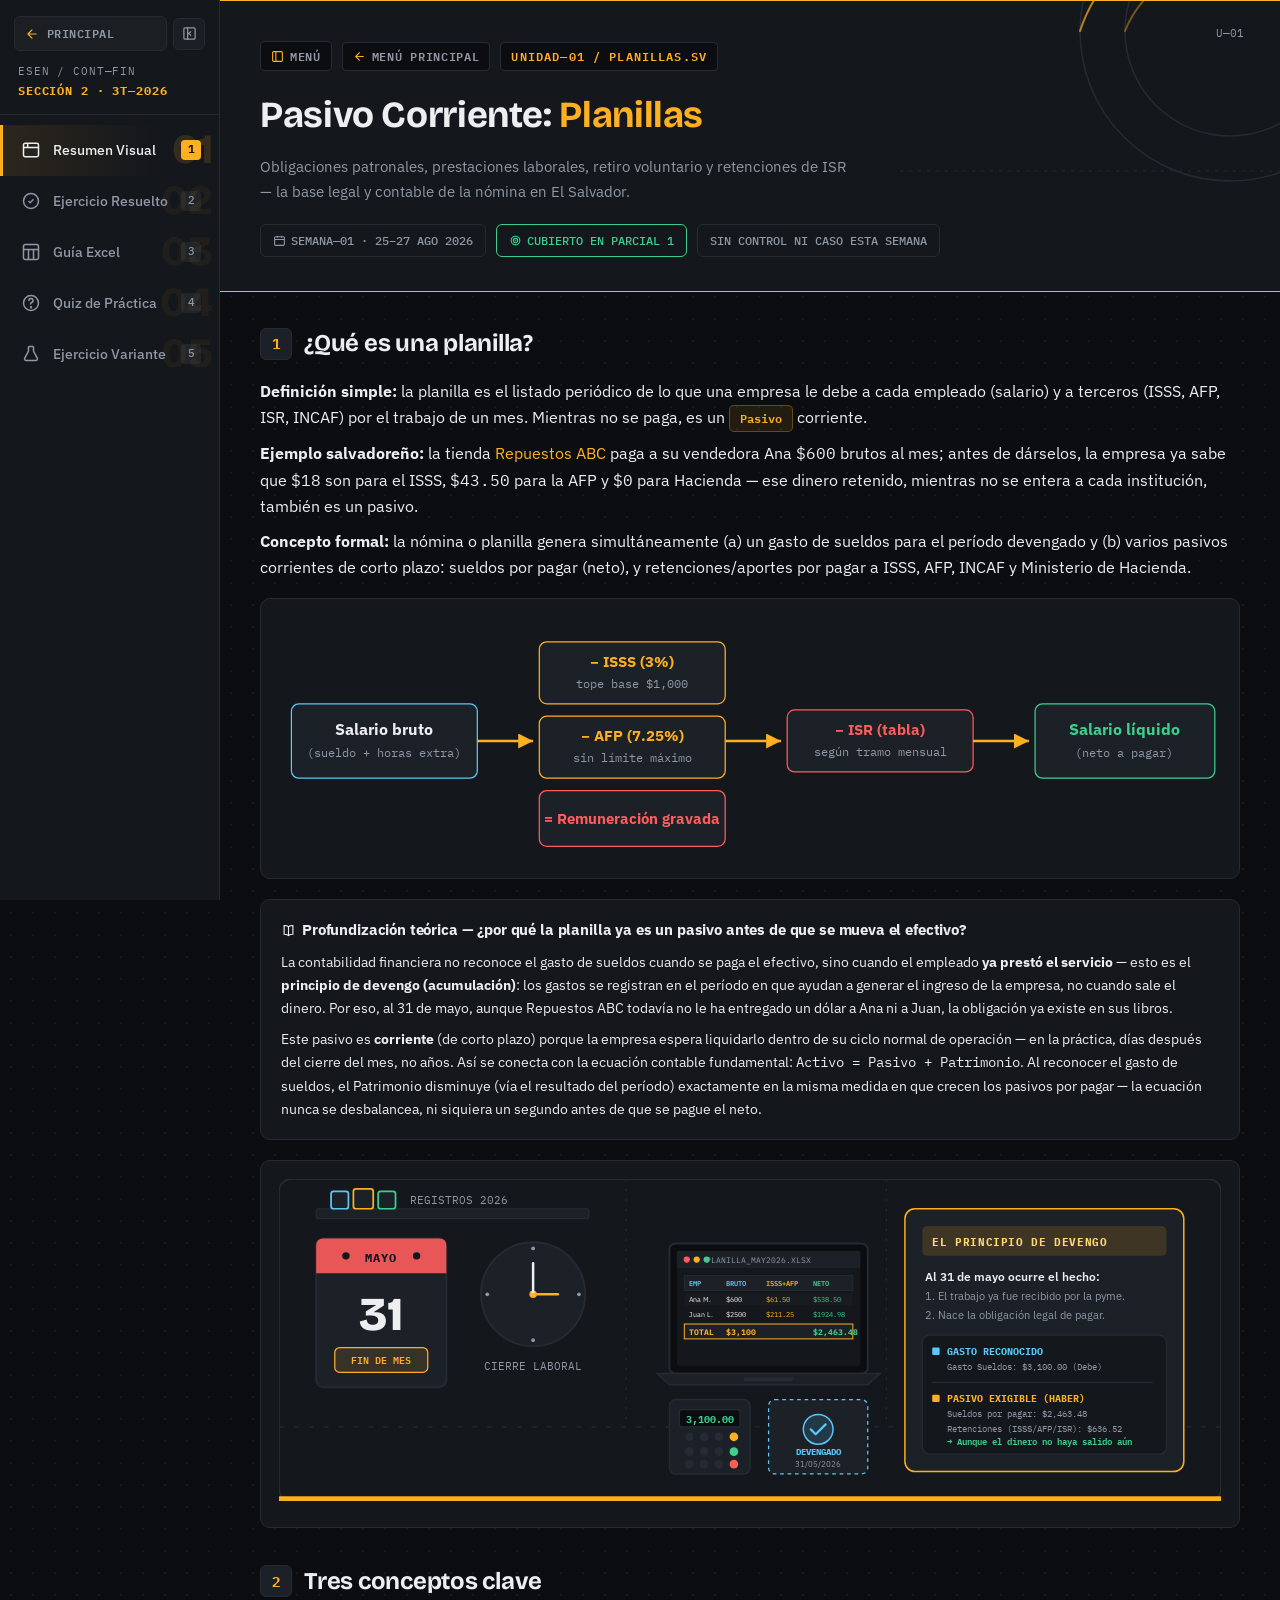
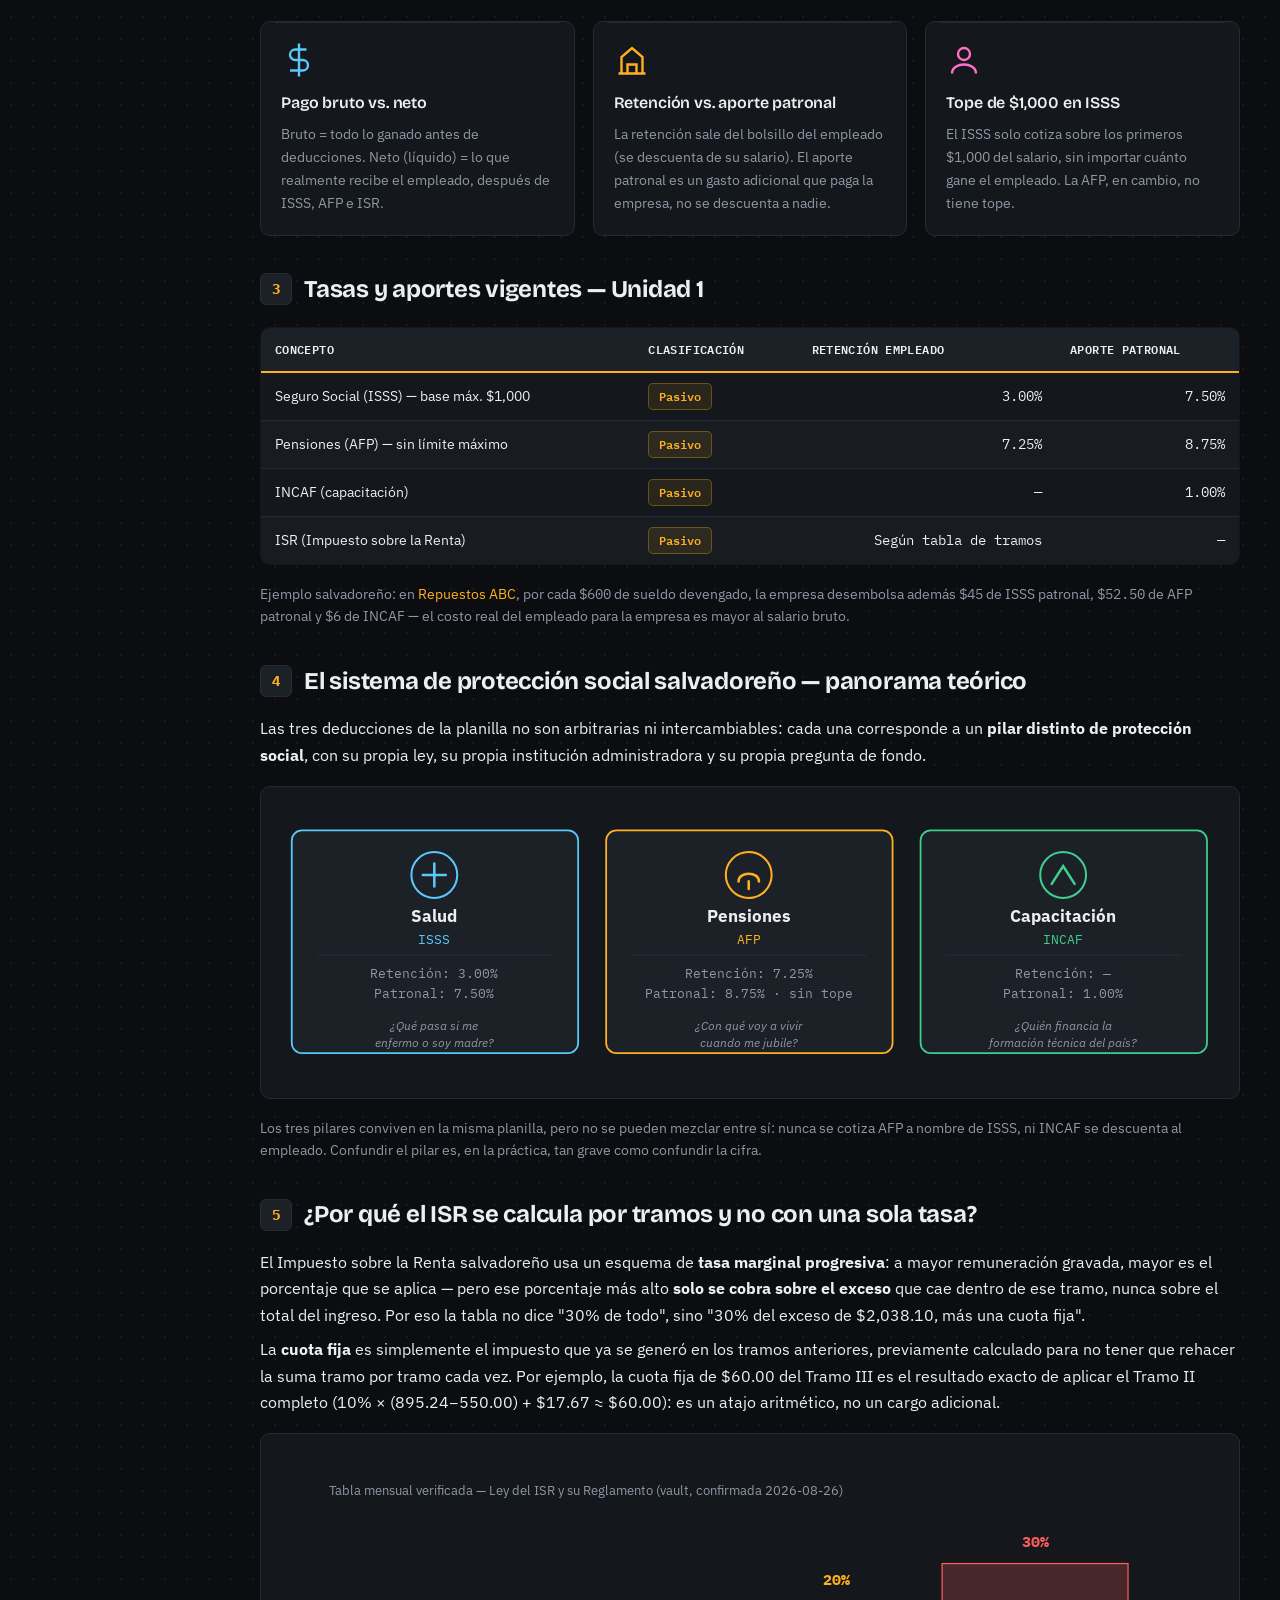
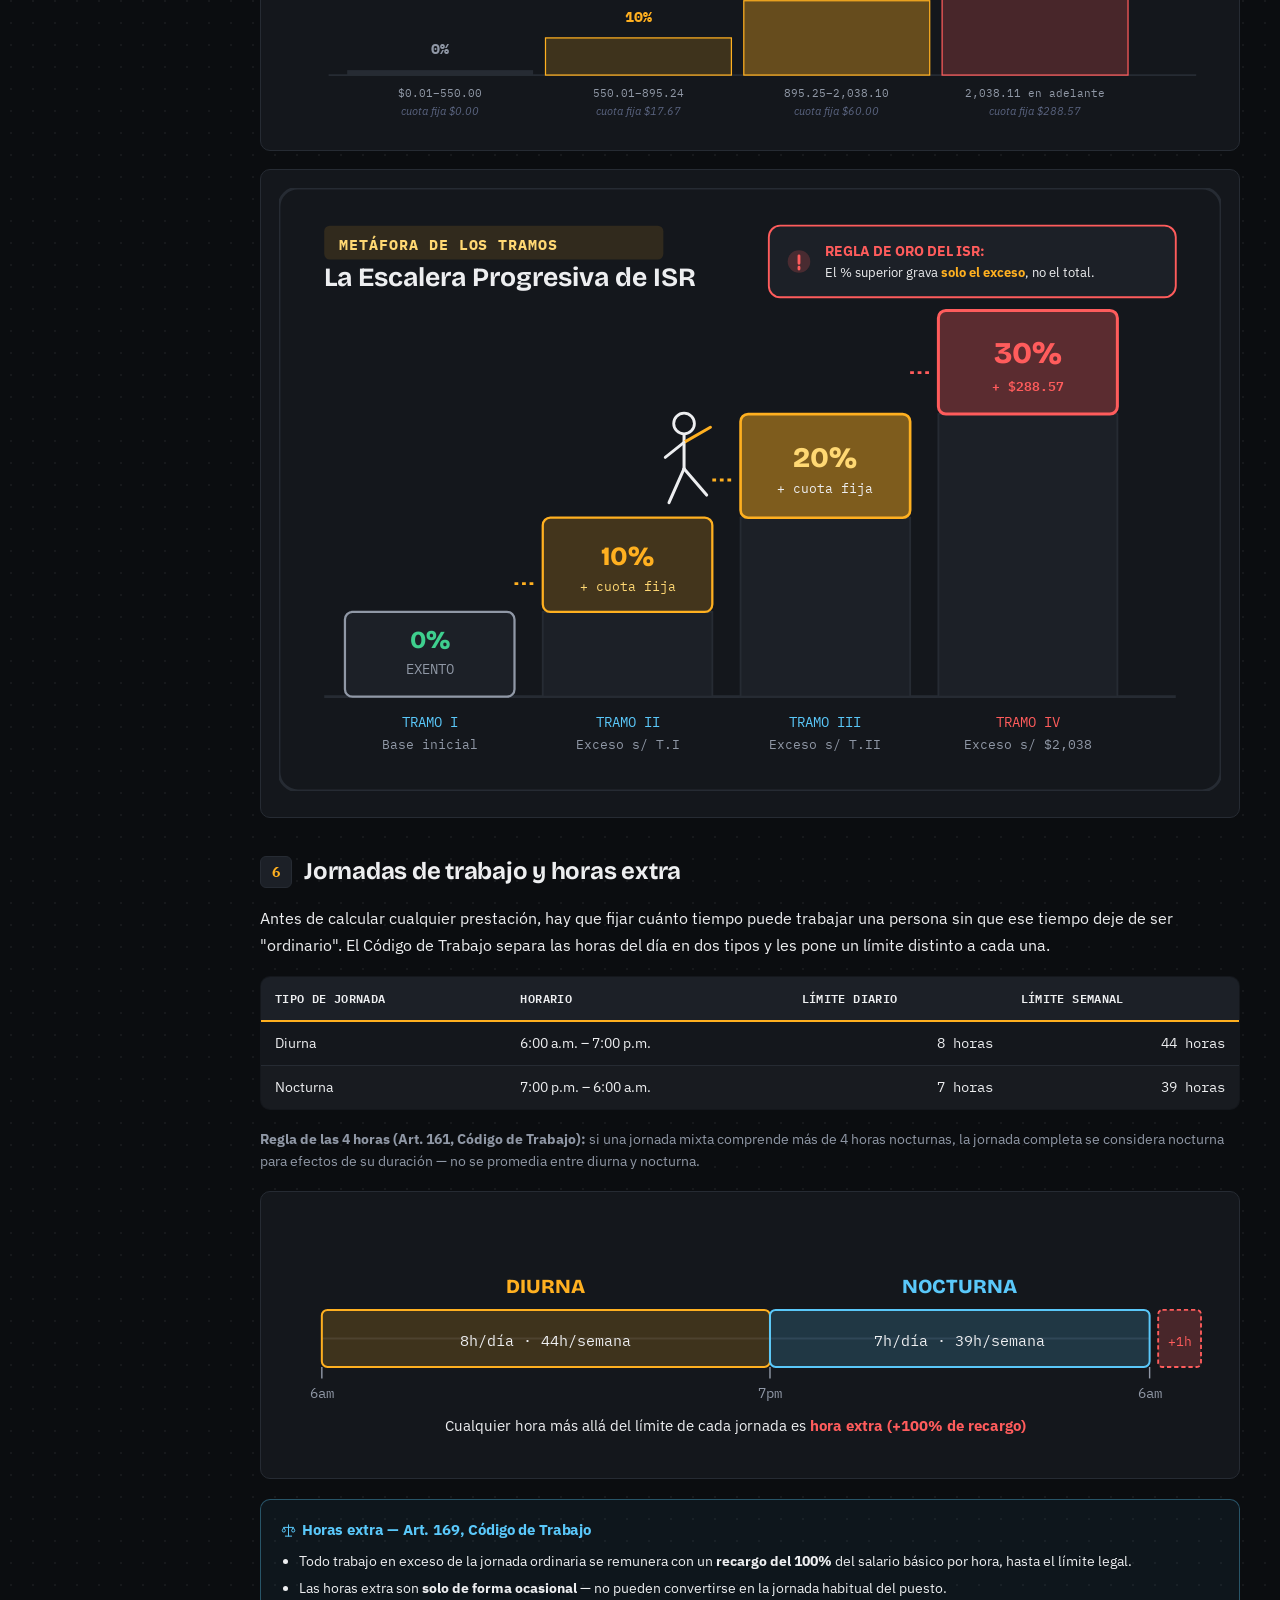
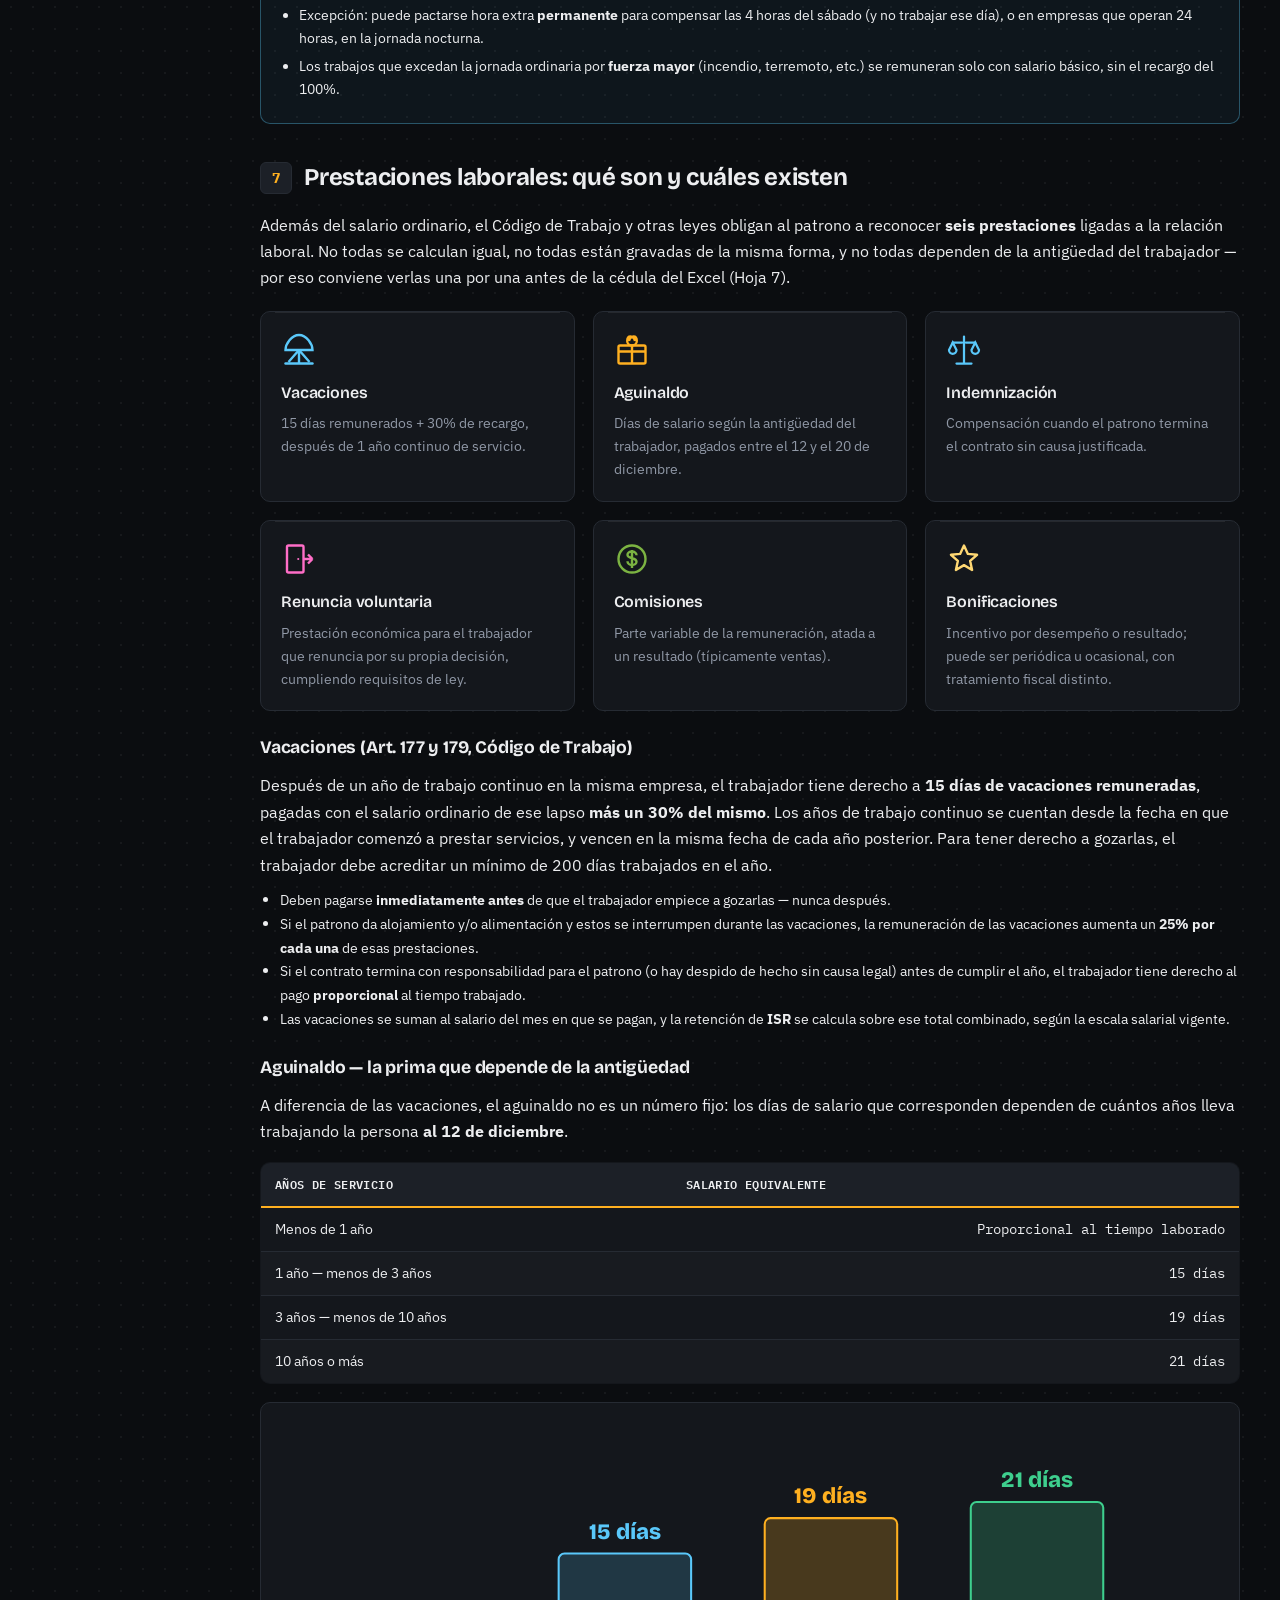
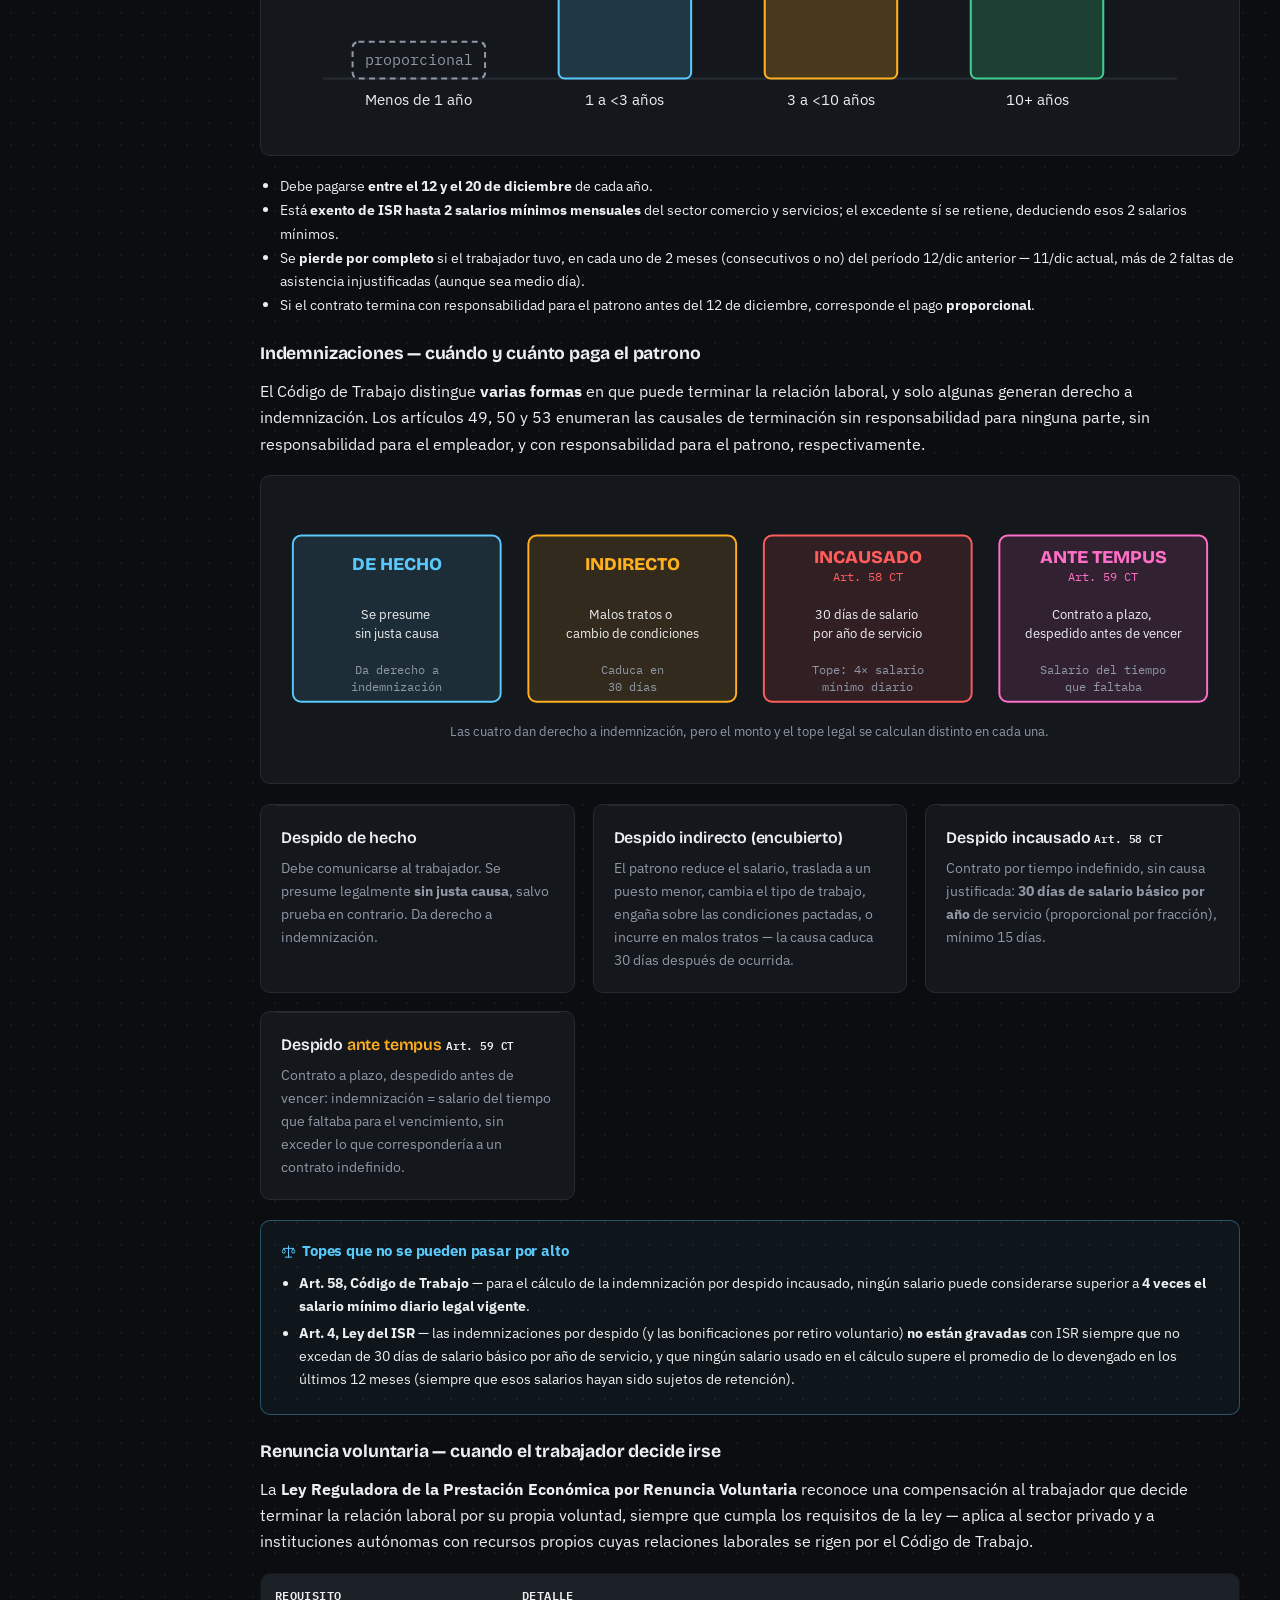
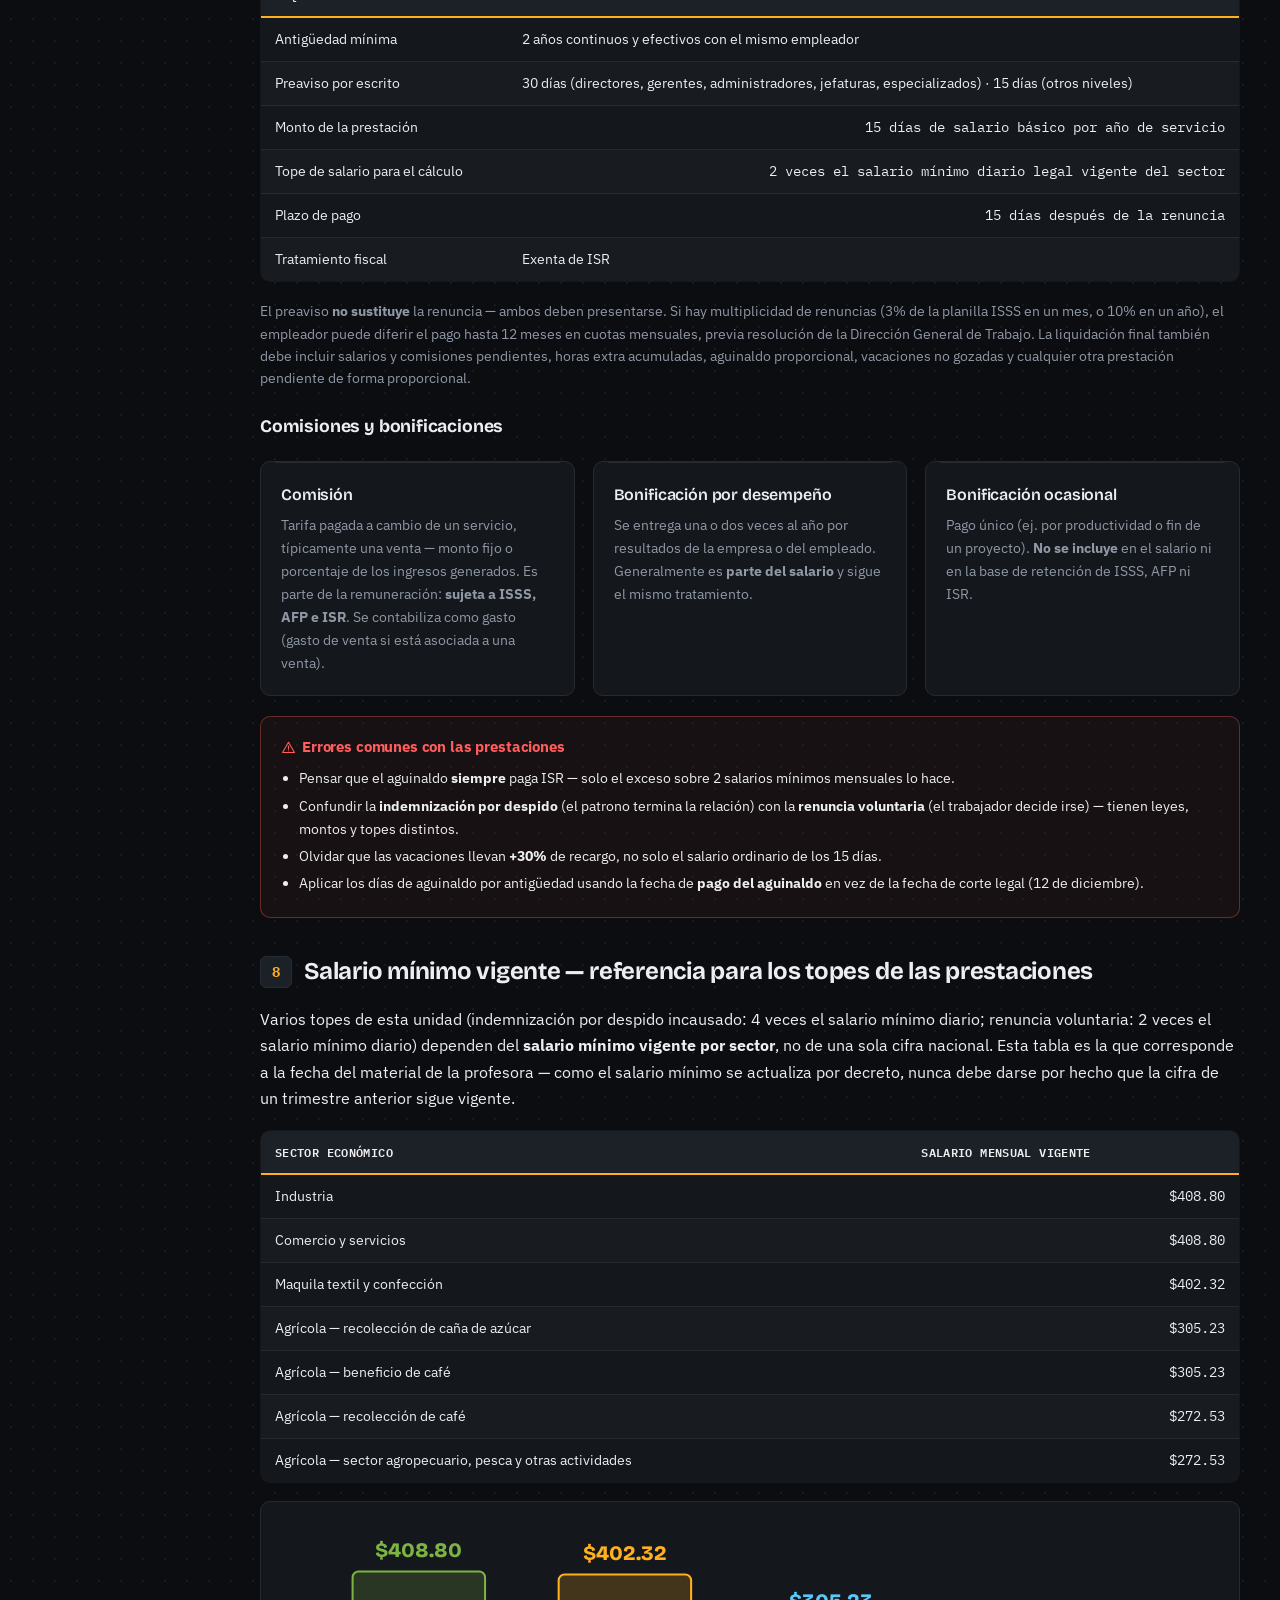
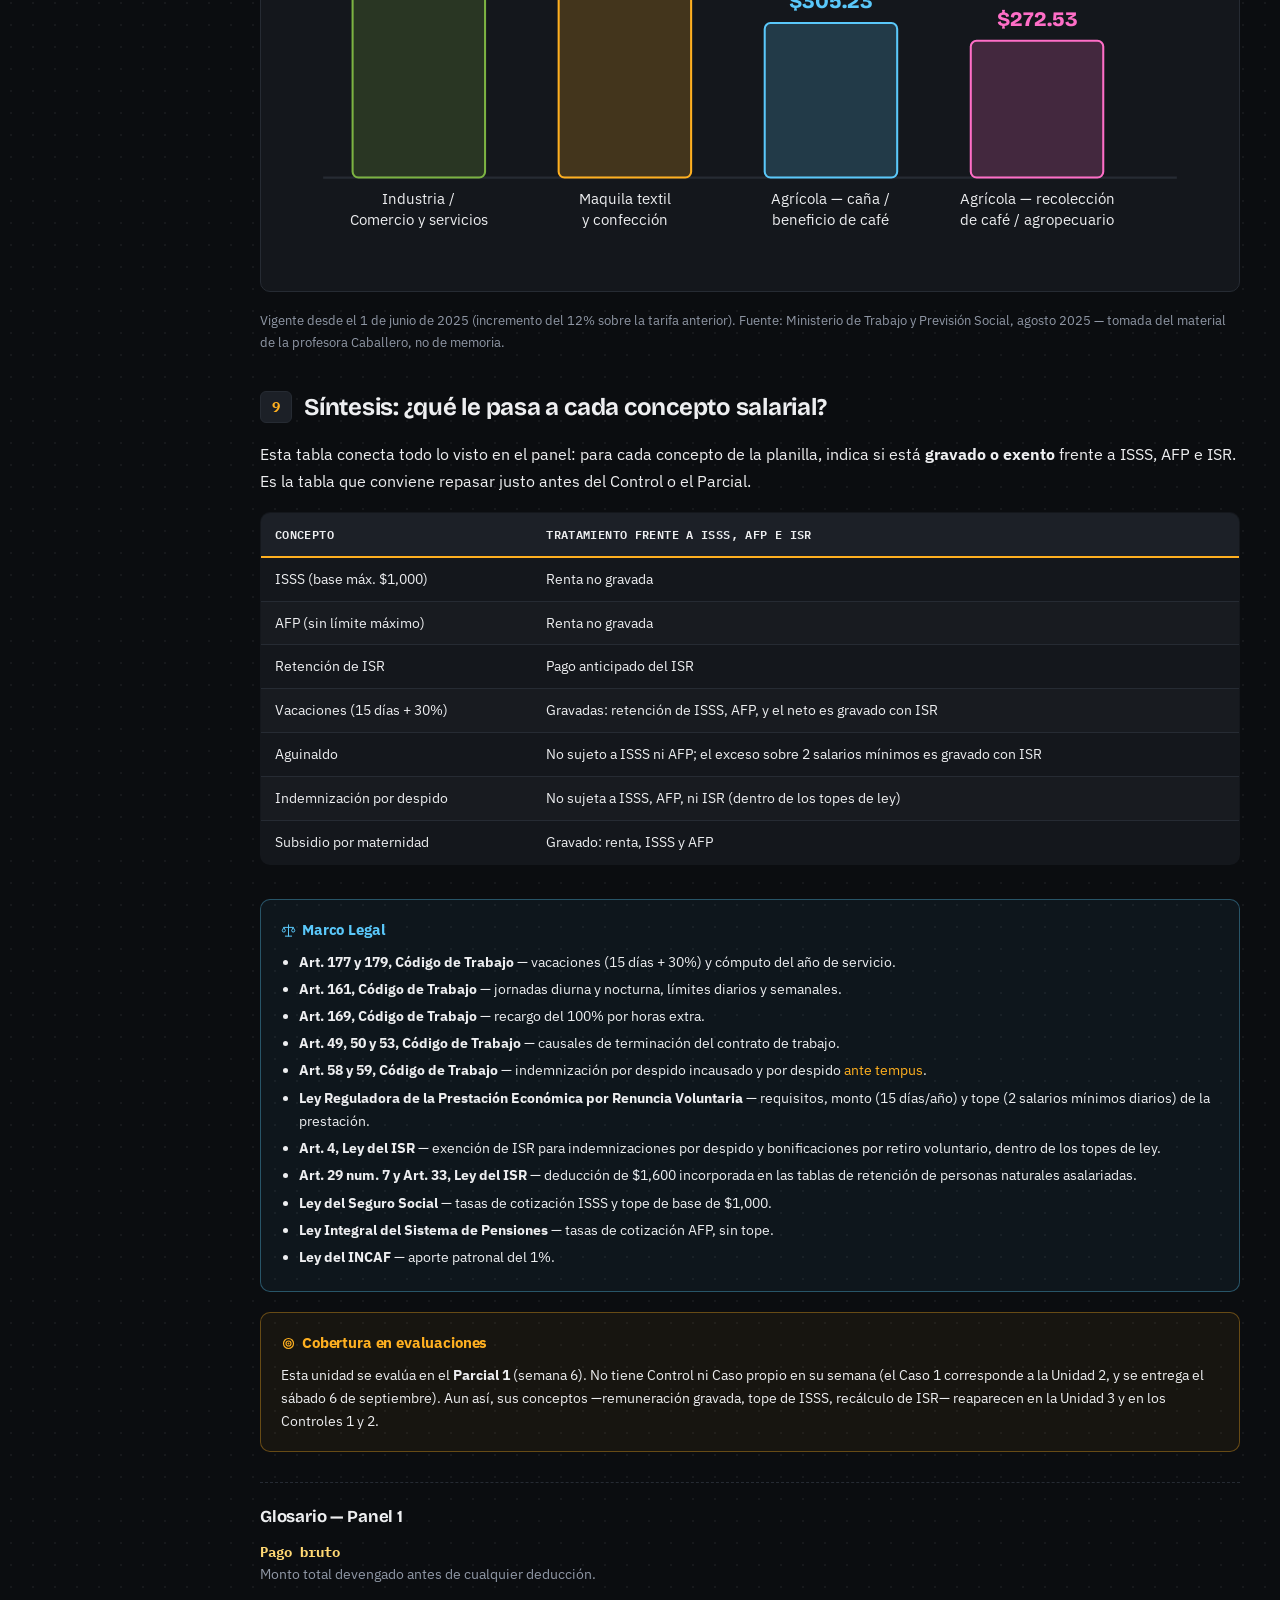
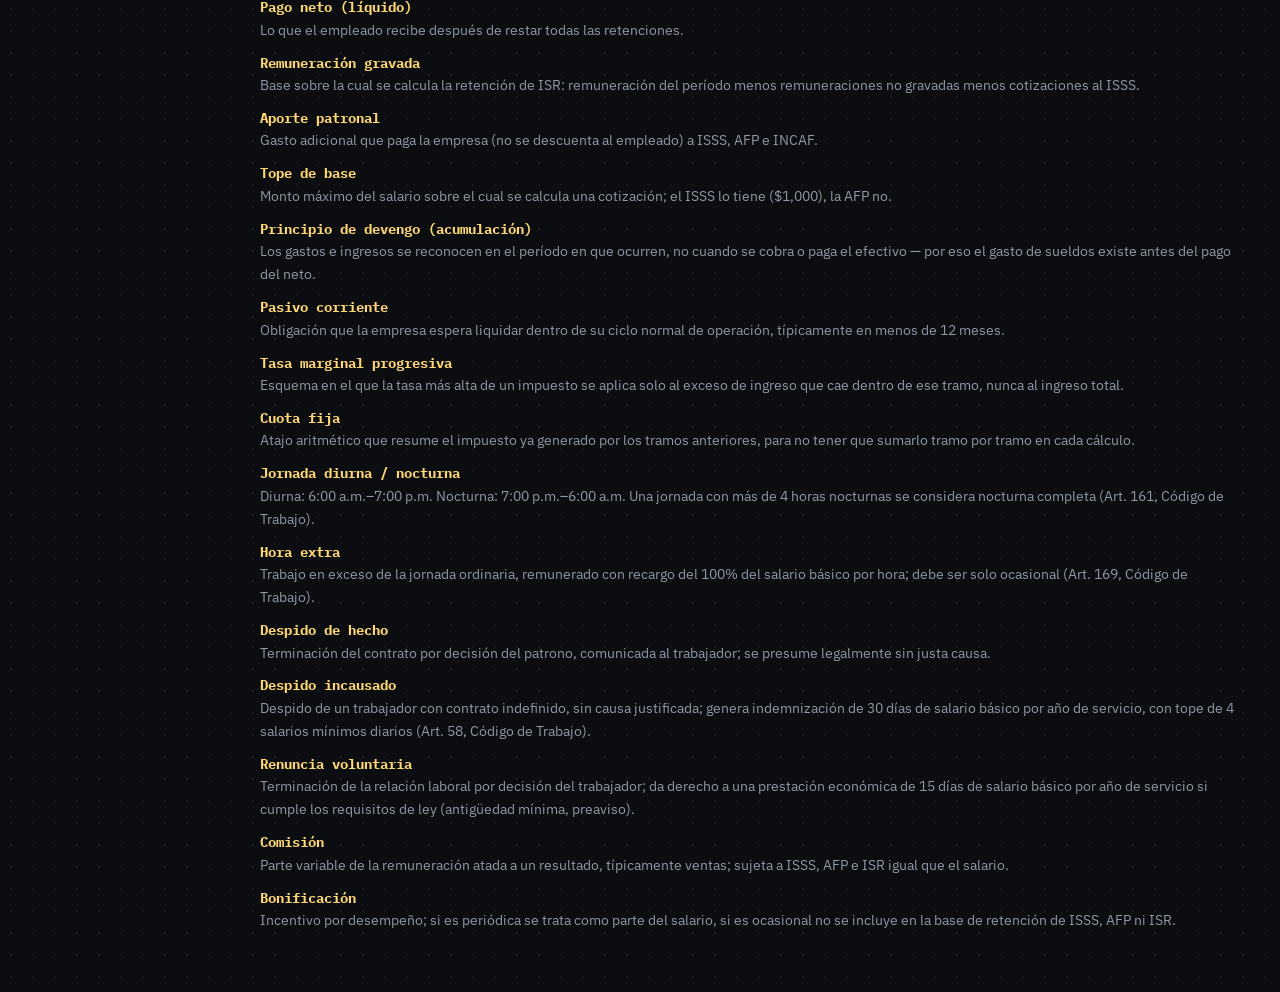
<file: Entregables/Unidad 1/U1_Planillas_ContFinanciera.html>
<!DOCTYPE html>
<html lang="es">

<head>
  <meta charset="UTF-8">
  <meta name="viewport" content="width=device-width, initial-scale=1.0">
  <title>Unidad 1 — Pasivo Corriente: Planillas | Contabilidad Financiera</title>
  <link rel="icon" type="image/png" href="../favicon-v8.png">
  <link rel="preconnect" href="https://fonts.googleapis.com">
  <link rel="preconnect" href="https://fonts.gstatic.com" crossorigin>
  <link
    href="https://fonts.googleapis.com/css2?family=Bricolage+Grotesque:opsz,wght@12..96,400..800&family=IBM+Plex+Sans:wght@300;400;500;600;700&family=IBM+Plex+Mono:wght@400;500;600;700&display=swap"
    rel="stylesheet">
  <style>
    :root {
      --bg: #0B0D10;
      --bg-elev: #14171C;
      --bg-elev2: #1C2027;
      --border: #262B33;
      --text: #EDEEF0;
      --text-dim: #9098A6;
      --accent: #FFB020;
      --accent-2: #FFD873;
      --accent-dim: rgba(255, 176, 32, .12);
      --success: #3ECF8E;
      --danger: #FF5C5C;
      --legal: #5AC8FA;
      --patrimonio: #FF6EC7;
      --ease: cubic-bezier(0.16, 1, 0.3, 1);
    }

    * {
      box-sizing: border-box;
      margin: 0;
      padding: 0;
    }

    html {
      background: var(--bg);
    }

    body {
      font-family: 'IBM Plex Sans', sans-serif;
      background: var(--bg);
      color: var(--text);
      font-weight: 400;
      line-height: 1.65;
      background-image: radial-gradient(rgba(255, 255, 255, 0.05) 1px, transparent 1px);
      background-size: 22px 22px;
    }

    h1,
    h2,
    h3,
    h4 {
      font-family: 'Bricolage Grotesque', sans-serif;
      font-weight: 700;
      color: var(--text);
      letter-spacing: -0.01em;
    }

    em,
    .accent {
      font-style: normal;
      color: var(--accent);
    }

    a {
      color: var(--accent-2);
    }

    code {
      font-family: 'IBM Plex Mono', monospace;
      background: var(--bg-elev2);
      padding: 1px 6px;
      border-radius: 4px;
      font-size: 0.85em;
      color: var(--accent-2);
    }

    .mono,
    .num-cell,
    .fig {
      font-family: 'IBM Plex Mono', monospace;
      font-variant-numeric: tabular-nums;
    }

    /* ---------- LAYOUT ---------- */
    .app {
      display: flex;
      min-height: 100vh;
    }

    .sidebar {
      width: 220px;
      flex-shrink: 0;
      background: var(--bg-elev);
      border-right: 1px solid var(--border);
      padding: 16px 0 24px;
      position: sticky;
      top: 0;
      height: 100vh;
      overflow-y: auto;
      overflow-x: hidden;
      transition: width 0.28s var(--ease), padding 0.28s var(--ease);
      z-index: 20;
    }

    .sidebar-top {
      display: flex;
      align-items: center;
      justify-content: space-between;
      gap: 6px;
      padding: 0 14px;
      margin-bottom: 12px;
    }

    .nav-back-btn {
      display: flex;
      align-items: center;
      gap: 8px;
      padding: 7px 10px;
      flex: 1;
      min-width: 0;
      color: var(--text-dim);
      text-decoration: none;
      font-family: 'IBM Plex Mono', monospace;
      font-size: 0.72rem;
      letter-spacing: 0.04em;
      text-transform: uppercase;
      font-weight: 600;
      background: rgba(255, 255, 255, 0.03);
      border: 1px solid var(--border);
      border-radius: 6px;
      transition: all 0.2s var(--ease);
      white-space: nowrap;
      overflow: hidden;
      text-overflow: ellipsis;
    }

    .nav-back-btn svg {
      color: var(--accent);
      transition: transform 0.2s var(--ease);
      flex-shrink: 0;
    }

    .nav-back-btn:hover {
      background: var(--bg-elev2);
      color: var(--text);
      border-color: var(--accent);
    }

    .nav-back-btn:hover svg {
      transform: translateX(-2px);
    }

    .sidebar-toggle-btn {
      width: 32px;
      height: 32px;
      flex-shrink: 0;
      display: flex;
      align-items: center;
      justify-content: center;
      background: rgba(255, 255, 255, 0.03);
      border: 1px solid var(--border);
      border-radius: 6px;
      color: var(--text-dim);
      cursor: pointer;
      transition: all 0.2s var(--ease);
    }

    .sidebar-toggle-btn:hover {
      background: var(--bg-elev2);
      color: var(--accent);
      border-color: var(--accent);
    }

    .sidebar-toggle-btn .toggle-ic-collapsed {
      display: none;
    }

    .sidebar-toggle-btn .toggle-ic-expanded {
      display: block;
    }

    .sidebar .brand {
      color: var(--text-dim);
      font-family: 'IBM Plex Mono', monospace;
      font-size: 0.68rem;
      letter-spacing: 0.08em;
      text-transform: uppercase;
      padding: 0 18px 14px;
      border-bottom: 1px solid var(--border);
      margin-bottom: 10px;
      transition: opacity 0.2s var(--ease), height 0.2s var(--ease), padding 0.2s var(--ease);
    }

    .sidebar .brand b {
      color: var(--accent);
      display: block;
      font-size: 0.72rem;
    }

    .tab {
      display: flex;
      align-items: center;
      gap: 12px;
      padding: 14px 18px;
      color: var(--text-dim);
      cursor: pointer;
      border-left: 3px solid transparent;
      transition: all 0.25s var(--ease);
      font-size: 0.87rem;
      font-weight: 500;
      position: relative;
      overflow: hidden;
    }

    .tab .ghost {
      position: absolute;
      right: 6px;
      top: 50%;
      transform: translateY(-50%);
      font-family: 'Bricolage Grotesque', sans-serif;
      font-weight: 800;
      font-size: 2.6rem;
      color: rgba(255, 176, 32, 0.06);
      pointer-events: none;
      line-height: 1;
      transition: opacity 0.2s var(--ease);
    }

    .tab:hover {
      background: rgba(255, 255, 255, 0.03);
      color: var(--text);
    }

    .tab.active {
      border-left: 3px solid var(--accent);
      background: linear-gradient(90deg, rgba(255, 176, 32, 0.10), transparent 70%);
      color: var(--text);
    }

    .tab.active .ghost {
      color: rgba(255, 176, 32, 0.14);
    }

    .tab .ic {
      width: 20px;
      height: 20px;
      flex-shrink: 0;
      display: flex;
      align-items: center;
      justify-content: center;
      position: relative;
      z-index: 1;
    }

    .tab .tab-text {
      position: relative;
      z-index: 1;
      white-space: nowrap;
      overflow: hidden;
      text-overflow: ellipsis;
      transition: opacity 0.2s var(--ease);
    }

    .tab .num {
      margin-left: auto;
      width: 20px;
      height: 20px;
      border-radius: 4px;
      flex-shrink: 0;
      background: rgba(255, 255, 255, 0.06);
      font-size: 0.68rem;
      display: flex;
      align-items: center;
      justify-content: center;
      font-family: 'IBM Plex Mono', monospace;
      position: relative;
      z-index: 1;
      transition: opacity 0.2s var(--ease);
    }

    .tab.active .num {
      background: var(--accent);
      color: #0B0D10;
      font-weight: 700;
    }

    /* ---------- COLLAPSED SIDEBAR STATE ---------- */
    .app.sidebar-collapsed .sidebar {
      width: 64px;
      padding: 16px 0 24px;
    }

    .app.sidebar-collapsed .sidebar-top {
      flex-direction: column;
      padding: 0 8px;
      gap: 8px;
      margin-bottom: 12px;
    }

    .app.sidebar-collapsed .nav-back-btn {
      width: 42px;
      height: 34px;
      padding: 0;
      justify-content: center;
      flex: none;
    }

    .app.sidebar-collapsed .nav-back-btn .btn-lbl {
      display: none;
    }

    .app.sidebar-collapsed .sidebar-toggle-btn {
      width: 42px;
      height: 34px;
    }

    .app.sidebar-collapsed .sidebar-toggle-btn .toggle-ic-expanded {
      display: none;
    }

    .app.sidebar-collapsed .sidebar-toggle-btn .toggle-ic-collapsed {
      display: block;
    }

    .app.sidebar-collapsed .sidebar .brand {
      opacity: 0;
      height: 0;
      padding: 0;
      margin: 0;
      border: none;
      overflow: hidden;
      pointer-events: none;
    }

    .app.sidebar-collapsed .tab {
      padding: 14px 0;
      justify-content: center;
      gap: 0;
    }

    .app.sidebar-collapsed .tab .tab-text,
    .app.sidebar-collapsed .tab .num,
    .app.sidebar-collapsed .tab .ghost {
      display: none;
    }

    .app.sidebar-collapsed .tab .ic {
      transform: scale(1.1);
    }

    .app.sidebar-collapsed .tab.active {
      background: rgba(255, 176, 32, 0.12);
      border-left-width: 4px;
    }

    .main {
      flex: 1;
      min-width: 0;
      transition: all 0.28s var(--ease);
    }

    .panel {
      display: none;
      animation: fadeIn 0.25s ease;
    }

    .panel.active {
      display: block;
    }

    @keyframes fadeIn {
      from {
        opacity: 0;
        transform: translateY(6px);
      }

      to {
        opacity: 1;
        transform: translateY(0);
      }
    }

    .content {
      padding: 32px 40px 60px;
      max-width: 1100px;
      transition: max-width 0.3s var(--ease), padding 0.3s var(--ease);
    }

    .app.sidebar-collapsed .content {
      max-width: 1320px;
    }

    /* ---------- HERO ---------- */
    .hero {
      background: var(--bg-elev);
      position: relative;
      overflow: hidden;
      color: var(--text);
      border-bottom: 1px solid var(--accent);
      border-top: 1px solid var(--accent);
      padding: 40px 40px 34px;
    }

    .hero-decor {
      position: absolute;
      right: -40px;
      top: -60px;
      opacity: 1;
      pointer-events: none;
    }

    .hero-top {
      display: flex;
      align-items: center;
      gap: 10px;
      margin-bottom: 14px;
      flex-wrap: wrap;
      position: relative;
      z-index: 1;
    }

    .hero-top .eyebrow {
      margin-bottom: 0;
    }

    .hero-toggle-btn {
      display: inline-flex;
      align-items: center;
      gap: 6px;
      font-family: 'IBM Plex Mono', monospace;
      font-size: 0.72rem;
      letter-spacing: 0.06em;
      text-transform: uppercase;
      font-weight: 600;
      color: var(--text-dim);
      text-decoration: none;
      padding: 4px 10px;
      border-radius: 4px;
      border: 1px solid var(--border);
      background: var(--bg);
      cursor: pointer;
      transition: all 0.25s var(--ease);
    }

    .hero-toggle-btn svg {
      color: var(--accent);
      transition: transform 0.2s var(--ease);
      flex-shrink: 0;
    }

    .hero-toggle-btn:hover {
      color: var(--text);
      border-color: var(--accent);
      background: var(--bg-elev2);
    }

    .app.sidebar-collapsed .hero-toggle-btn {
      border-color: rgba(255, 176, 32, 0.4);
      color: var(--accent);
    }

    .hero-back-link {
      display: inline-flex;
      align-items: center;
      gap: 6px;
      font-family: 'IBM Plex Mono', monospace;
      font-size: 0.72rem;
      letter-spacing: 0.06em;
      text-transform: uppercase;
      font-weight: 600;
      color: var(--text-dim);
      text-decoration: none;
      padding: 4px 10px;
      border-radius: 4px;
      border: 1px solid var(--border);
      background: var(--bg);
      transition: all 0.25s var(--ease);
    }

    .hero-back-link svg {
      color: var(--accent);
      transition: transform 0.2s var(--ease);
      flex-shrink: 0;
    }

    .hero-back-link:hover {
      color: var(--text);
      border-color: var(--accent);
      background: var(--bg-elev2);
    }

    .hero-back-link:hover svg {
      transform: translateX(-2px);
    }

    .eyebrow {
      font-family: 'IBM Plex Mono', monospace;
      font-size: 0.72rem;
      letter-spacing: 0.1em;
      text-transform: uppercase;
      color: var(--accent);
      font-weight: 600;
      margin-bottom: 14px;
      position: relative;
      display: inline-block;
      border: 1px solid var(--border);
      padding: 4px 10px;
      border-radius: 4px;
      background: var(--bg);
    }

    .hero h1 {
      color: var(--text);
      font-size: 2.3rem;
      position: relative;
      margin-bottom: 8px;
      max-width: 680px;
    }

    .hero h1 em {
      color: var(--accent);
      font-style: normal;
    }

    .hero p.sub {
      color: var(--text-dim);
      max-width: 600px;
      position: relative;
      font-size: 0.95rem;
    }

    .chips {
      display: flex;
      gap: 10px;
      flex-wrap: wrap;
      margin-top: 20px;
      position: relative;
    }

    .chip {
      font-family: 'IBM Plex Mono', monospace;
      font-size: 0.74rem;
      padding: 6px 12px;
      border-radius: 6px;
      font-weight: 500;
      background: transparent;
      color: var(--text-dim);
      border: 1px solid var(--border);
    }

    .chip.warn {
      border-color: var(--accent);
      color: var(--accent);
    }

    .chip.ok {
      border-color: var(--success);
      color: var(--success);
    }

    /* ---------- CARDS / TABLES ---------- */
    .grid3 {
      display: grid;
      grid-template-columns: repeat(3, 1fr);
      gap: 18px;
      margin: 20px 0;
    }

    .card {
      background: var(--bg-elev);
      border: 1px solid var(--border);
      border-radius: 10px;
      padding: 20px;
      transition: transform 0.3s var(--ease), border-color 0.3s var(--ease);
      position: relative;
    }

    .card::before {
      content: "";
      position: absolute;
      top: 0;
      left: 14px;
      right: 14px;
      height: 1px;
      background: rgba(255, 255, 255, 0.08);
    }

    .card:hover {
      transform: translateY(-3px);
      border-color: var(--accent);
    }

    .card .ic {
      width: 36px;
      height: 36px;
      margin-bottom: 12px;
    }

    .card h4 {
      font-size: 1rem;
      margin-bottom: 6px;
      font-weight: 600;
    }

    .card p {
      font-size: 0.87rem;
      color: var(--text-dim);
    }

    table {
      width: 100%;
      border-collapse: collapse;
      margin: 18px 0;
      font-size: 0.87rem;
      background: var(--bg-elev);
      border-radius: 10px;
      overflow: hidden;
      border: 1px solid var(--border);
    }

    thead tr {
      background: var(--bg-elev2);
      border-bottom: 2px solid var(--accent);
    }

    th {
      color: var(--text);
      text-align: left;
      padding: 11px 14px;
      font-weight: 600;
      font-size: 0.78rem;
      font-family: 'IBM Plex Mono', monospace;
      text-transform: uppercase;
      letter-spacing: 0.03em;
    }

    td {
      padding: 10px 14px;
      border-bottom: 1px solid var(--border);
      color: var(--text);
    }

    tbody tr:nth-child(even) {
      background: rgba(255, 255, 255, 0.015);
    }

    tbody tr:hover {
      background: rgba(255, 176, 32, 0.04);
    }

    tbody tr:last-child td {
      border-bottom: none;
    }

    .num-cell {
      text-align: right;
    }

    .badge {
      display: inline-block;
      padding: 3px 10px;
      border-radius: 5px;
      font-size: 0.72rem;
      font-weight: 600;
      font-family: 'IBM Plex Mono', monospace;
      border: 1px solid transparent;
    }

    .badge.activo {
      background: rgba(90, 200, 250, 0.1);
      color: var(--legal);
      border-color: rgba(90, 200, 250, 0.3);
    }

    .badge.pasivo {
      background: rgba(255, 176, 32, 0.1);
      color: var(--accent);
      border-color: rgba(255, 176, 32, 0.3);
    }

    .badge.patrimonio {
      background: rgba(255, 110, 199, 0.12);
      color: var(--patrimonio);
      border-color: rgba(255, 110, 199, 0.3);
    }

    .badge.ingreso {
      background: rgba(62, 207, 142, 0.1);
      color: var(--success);
      border-color: rgba(62, 207, 142, 0.3);
    }

    .badge.gasto {
      background: rgba(255, 92, 92, 0.1);
      color: var(--danger);
      border-color: rgba(255, 92, 92, 0.3);
    }

    .box {
      border-radius: 10px;
      padding: 18px 20px;
      margin: 20px 0;
      font-size: 0.88rem;
      background: var(--bg-elev);
      border: 1px solid var(--border);
      color: var(--text);
    }

    .box h4 {
      font-size: 0.92rem;
      margin-bottom: 8px;
      font-family: 'IBM Plex Sans', sans-serif;
      font-weight: 700;
    }

    .box.eval {
      border-color: rgba(255, 176, 32, 0.35);
      background: rgba(255, 176, 32, 0.05);
    }

    .box.eval h4 {
      color: var(--accent);
    }

    .box.error {
      border-color: rgba(255, 92, 92, 0.35);
      background: rgba(255, 92, 92, 0.05);
    }

    .box.error h4 {
      color: var(--danger);
    }

    .box.ok {
      border-color: rgba(62, 207, 142, 0.35);
      background: rgba(62, 207, 142, 0.05);
    }

    .box.ok h4 {
      color: var(--success);
    }

    .box.legal {
      border-color: rgba(90, 200, 250, 0.35);
      background: rgba(90, 200, 250, 0.05);
    }

    .box.legal h4 {
      color: var(--legal);
    }

    .box ul {
      margin: 8px 0 0 18px;
    }

    .box li {
      margin-bottom: 4px;
    }

    .glossary {
      margin-top: 30px;
      padding-top: 20px;
      border-top: 1px dashed var(--border);
    }

    .glossary dt {
      font-weight: 700;
      color: var(--accent-2);
      margin-top: 10px;
      font-family: 'IBM Plex Mono', monospace;
      font-size: 0.85rem;
    }

    .glossary dd {
      color: var(--text-dim);
      font-size: 0.87rem;
      margin-left: 0;
    }

    section.block {
      margin-bottom: 34px;
    }

    section.block>h2 {
      font-size: 1.5rem;
      margin-bottom: 14px;
      display: flex;
      align-items: center;
      gap: 12px;
    }

    section.block>h2 .tagnum {
      width: 32px;
      height: 32px;
      border-radius: 6px;
      background: var(--bg-elev2);
      color: var(--accent);
      border: 1px solid var(--border);
      font-family: 'IBM Plex Mono', monospace;
      font-size: 0.9rem;
      display: flex;
      align-items: center;
      justify-content: center;
    }

    /* ---------- STEPS (Panel 2) ---------- */
    .steps {
      position: relative;
      margin: 24px 0;
    }

    .step {
      display: flex;
      gap: 18px;
      position: relative;
      padding-bottom: 28px;
    }

    .step:last-child {
      padding-bottom: 0;
    }

    .step-line {
      position: absolute;
      left: 19px;
      top: 42px;
      bottom: 0;
      width: 2px;
      background-image: linear-gradient(var(--border) 60%, transparent 40%);
      background-size: 2px 8px;
    }

    .step:last-child .step-line {
      display: none;
    }

    .step-circ {
      width: 40px;
      height: 40px;
      border-radius: 50%;
      flex-shrink: 0;
      z-index: 1;
      background: var(--bg-elev2);
      color: var(--accent);
      border: 2px solid var(--accent);
      box-shadow: 0 0 14px rgba(255, 176, 32, 0.35);
      display: flex;
      align-items: center;
      justify-content: center;
      font-weight: 700;
      font-family: 'IBM Plex Mono', monospace;
    }

    .step-body {
      flex: 1;
      background: var(--bg-elev);
      border: 1px solid var(--border);
      border-radius: 10px;
      padding: 16px 18px;
    }

    .step-body h4 {
      font-size: 1rem;
      margin-bottom: 6px;
      font-weight: 600;
    }

    .step-body .why {
      color: var(--text-dim);
      font-size: 0.85rem;
      margin-top: 6px;
    }

    .step-body .legal-ref {
      font-size: 0.78rem;
      color: var(--legal);
      font-weight: 600;
      margin-top: 6px;
      font-family: 'IBM Plex Mono', monospace;
    }

    .step-body strong {
      color: var(--accent-2);
      font-family: 'IBM Plex Mono', monospace;
      font-weight: 600;
    }

    /* ---------- EXCEL PREVIEW (Panel 3) ---------- */
    .excel-instructions {
      counter-reset: step;
      list-style: none;
      margin: 18px 0;
    }

    .excel-instructions li {
      counter-increment: step;
      position: relative;
      padding: 10px 0 10px 42px;
      border-bottom: 1px solid var(--border);
      font-size: 0.9rem;
    }

    .excel-instructions li::before {
      content: counter(step);
      position: absolute;
      left: 0;
      top: 8px;
      width: 26px;
      height: 26px;
      border-radius: 6px;
      background: var(--bg-elev2);
      color: var(--accent);
      border: 1px solid var(--accent);
      font-weight: 700;
      font-size: 0.8rem;
      font-family: 'IBM Plex Mono', monospace;
      display: flex;
      align-items: center;
      justify-content: center;
    }

    /* ---------- QUIZ (Panel 4) ---------- */
    .quiz-head {
      display: flex;
      align-items: center;
      gap: 24px;
      margin-bottom: 24px;
      flex-wrap: wrap;
    }

    .score-wrap {
      position: relative;
      width: 92px;
      height: 92px;
    }

    .score-wrap svg {
      transform: rotate(-90deg);
    }

    .score-wrap .bgc {
      stroke: var(--bg-elev2);
    }

    .score-wrap .fgc {
      stroke: var(--accent);
      stroke-linecap: round;
      transition: stroke-dashoffset 0.5s ease;
      filter: drop-shadow(0 0 6px rgba(255, 176, 32, 0.6));
    }

    .score-txt {
      position: absolute;
      inset: 0;
      display: flex;
      align-items: center;
      justify-content: center;
      font-weight: 700;
      font-family: 'IBM Plex Mono', monospace;
      color: var(--text);
    }

    .level-badge {
      padding: 6px 16px;
      border-radius: 6px;
      font-weight: 700;
      font-size: 0.82rem;
      font-family: 'IBM Plex Mono', monospace;
      border: 1px solid;
      display: inline-block;
    }

    .level-badge.verde {
      background: rgba(62, 207, 142, 0.1);
      color: var(--success);
      border-color: var(--success);
    }

    .level-badge.amarillo {
      background: rgba(255, 176, 32, 0.1);
      color: var(--accent);
      border-color: var(--accent);
    }

    .level-badge.rojo {
      background: rgba(255, 92, 92, 0.1);
      color: var(--danger);
      border-color: var(--danger);
    }

    .q-item {
      background: var(--bg-elev);
      border: 1px solid var(--border);
      border-radius: 10px;
      padding: 18px 20px;
      margin-bottom: 16px;
    }

    .q-diff {
      font-size: 0.68rem;
      text-transform: uppercase;
      letter-spacing: 0.06em;
      font-weight: 700;
      padding: 2px 9px;
      border-radius: 5px;
      margin-right: 8px;
      font-family: 'IBM Plex Mono', monospace;
      border: 1px solid;
    }

    .q-diff.facil {
      background: rgba(62, 207, 142, 0.1);
      color: var(--success);
      border-color: var(--success);
    }

    .q-diff.media {
      background: rgba(255, 176, 32, 0.1);
      color: var(--accent);
      border-color: var(--accent);
    }

    .q-diff.dificil {
      background: rgba(255, 92, 92, 0.1);
      color: var(--danger);
      border-color: var(--danger);
    }

    .q-text {
      font-weight: 600;
      margin: 8px 0 12px;
      font-size: 0.95rem;
      color: var(--text);
    }

    .q-opts {
      display: flex;
      flex-direction: column;
      gap: 8px;
    }

    .q-opt {
      text-align: left;
      padding: 11px 14px;
      border-radius: 8px;
      border: 1px solid var(--border);
      background: var(--bg);
      cursor: pointer;
      font-family: 'IBM Plex Sans', sans-serif;
      font-size: 0.88rem;
      transition: all 0.2s var(--ease);
      color: var(--text);
    }

    .q-opt:hover:not(:disabled) {
      border-color: var(--accent);
      background: rgba(255, 176, 32, 0.05);
    }

    .q-opt:disabled {
      cursor: default;
    }

    .q-opt.correct {
      background: rgba(62, 207, 142, 0.1);
      border-color: var(--success);
      color: var(--success);
      font-weight: 600;
    }

    .q-opt.incorrect {
      background: rgba(255, 92, 92, 0.1);
      border-color: var(--danger);
      color: var(--danger);
      font-weight: 600;
    }

    .q-feedback {
      margin-top: 10px;
      font-size: 0.85rem;
      padding: 10px 12px;
      border-radius: 8px;
      display: none;
      border: 1px solid;
    }

    .q-feedback.show {
      display: block;
    }

    .q-feedback.ok {
      background: rgba(62, 207, 142, 0.06);
      color: var(--success);
      border-color: rgba(62, 207, 142, 0.4);
    }

    .q-feedback.bad {
      background: rgba(255, 92, 92, 0.06);
      color: var(--danger);
      border-color: rgba(255, 92, 92, 0.4);
    }

    /* ---------- VARIANT (Panel 5) ---------- */
    .reveal-btn {
      background: var(--accent);
      color: #0B0D10;
      border: none;
      padding: 12px 26px;
      border-radius: 8px;
      font-weight: 700;
      font-family: 'IBM Plex Mono', monospace;
      cursor: pointer;
      font-size: 0.88rem;
      box-shadow: 0 0 20px rgba(255, 176, 32, 0.4);
      transition: transform 0.3s var(--ease), box-shadow 0.3s var(--ease);
      text-transform: uppercase;
      letter-spacing: 0.04em;
    }

    .reveal-btn:hover {
      transform: translateY(-2px);
      box-shadow: 0 0 28px rgba(255, 176, 32, 0.6);
    }

    .dl-btn {
      display: inline-flex;
      align-items: center;
      gap: 9px;
      background: var(--accent);
      color: #0B0D10;
      padding: 11px 22px;
      border-radius: 8px;
      font-weight: 700;
      font-family: 'IBM Plex Mono', monospace;
      font-size: 0.85rem;
      text-decoration: none;
      box-shadow: 0 0 20px rgba(255, 176, 32, 0.35);
      transition: transform 0.25s var(--ease), box-shadow 0.25s var(--ease);
      margin: 6px 0 18px;
    }

    .dl-btn:hover {
      transform: translateY(-2px);
      box-shadow: 0 0 26px rgba(255, 176, 32, 0.55);
    }

    .hidden-sol {
      display: none;
      margin-top: 20px;
    }

    .hidden-sol.show {
      display: block;
      animation: fadeIn 0.3s ease;
    }

    .svg-wrap {
      background: var(--bg-elev);
      border-radius: 10px;
      padding: 18px;
      border: 1px solid var(--border);
      margin: 18px 0;
    }

    /* ---------- IMAGE REQUEST PLACEHOLDER (pedido de imagen para Antigravity/Codex) ---------- */
    .img-request {
      border: 1px dashed var(--accent);
      border-radius: 10px;
      padding: 20px 22px;
      margin: 22px 0;
      background: repeating-linear-gradient(135deg, rgba(255, 176, 32, 0.05) 0 10px, transparent 10px 22px), var(--bg-elev);
      display: flex;
      gap: 16px;
      align-items: flex-start;
    }

    .img-request .ic {
      width: 38px;
      height: 38px;
      flex-shrink: 0;
      color: var(--accent);
    }

    .img-request .meta {
      flex: 1;
      min-width: 0;
    }

    .img-request .tag {
      font-family: 'IBM Plex Mono', monospace;
      font-size: 0.68rem;
      color: var(--accent);
      text-transform: uppercase;
      letter-spacing: 0.05em;
      border: 1px solid var(--accent);
      padding: 2px 9px;
      border-radius: 4px;
      display: inline-block;
      margin-bottom: 8px;
      font-weight: 600;
    }

    .img-request h5 {
      font-size: 0.95rem;
      margin-bottom: 5px;
      font-family: 'IBM Plex Sans', sans-serif;
      font-weight: 700;
      color: var(--text);
    }

    .img-request p {
      font-size: 0.83rem;
      color: var(--text-dim);
    }

    .img-request .file {
      font-family: 'IBM Plex Mono', monospace;
      font-size: 0.78rem;
      color: var(--accent-2);
      margin-top: 6px;
      display: block;
    }

    @media (max-width: 880px) {
      .app {
        flex-direction: column;
      }

      .sidebar {
        width: 100% !important;
        height: auto;
        position: relative;
        display: flex;
        align-items: center;
        overflow-x: auto;
        padding: 10px 14px !important;
        gap: 8px;
      }

      .sidebar-top {
        flex-direction: row !important;
        padding: 0 !important;
        gap: 6px;
        margin-bottom: 0 !important;
        flex-shrink: 0;
      }

      .sidebar .brand {
        padding: 0 12px;
        border-bottom: none;
        margin-bottom: 0;
        border-right: 1px solid var(--border);
        white-space: nowrap;
        flex-shrink: 0;
        display: block !important;
        height: auto !important;
        opacity: 1 !important;
        pointer-events: auto !important;
      }

      .nav-back-btn {
        width: auto !important;
        height: auto !important;
        margin: 0;
        padding: 7px 12px !important;
        flex-shrink: 0;
      }

      .nav-back-btn .btn-lbl {
        display: inline !important;
      }

      .sidebar-toggle-btn {
        display: none;
      }

      .hero-toggle-btn {
        display: none;
      }

      .tab {
        flex-direction: column;
        gap: 4px;
        text-align: center;
        white-space: nowrap;
        padding: 10px 14px !important;
        flex-shrink: 0;
      }

      .tab .tab-text {
        display: inline !important;
      }

      .tab .ghost {
        display: none !important;
      }

      .grid3 {
        grid-template-columns: 1fr;
      }

      .content {
        padding: 24px 18px 50px;
        max-width: 100% !important;
      }
    }

    /* ---------- ACCESSIBILITY: focus states + reduced motion ---------- */
    .tab:focus-visible,
    .q-opt:focus-visible,
    .reveal-btn:focus-visible,
    a:focus-visible {
      outline: 2px solid var(--accent-2);
      outline-offset: 2px;
      border-radius: 4px;
    }

    @media (prefers-reduced-motion: reduce) {

      *,
      *::before,
      *::after {
        animation-duration: 0.01ms !important;
        animation-iteration-count: 1 !important;
        transition-duration: 0.01ms !important;
        scroll-behavior: auto !important;
      }
    }
  </style>
</head>

<body>
  <div class="app">

    <!-- ================= SIDEBAR ================= -->
    <nav class="sidebar">
      <div class="sidebar-top">
        <a href="../index.html" class="nav-back-btn" title="Volver al menú principal">
          <svg width="14" height="14" viewBox="0 0 24 24" fill="none" stroke="currentColor" stroke-width="2"
            stroke-linecap="round" stroke-linejoin="round">
            <path d="M19 12H5M12 19l-7-7 7-7" />
          </svg>
          <span class="btn-lbl">Principal</span>
        </a>
        <button id="sidebarToggle" class="sidebar-toggle-btn" title="Colapsar menú lateral"
          aria-label="Colapsar menú lateral" aria-expanded="true">
          <svg class="toggle-ic-expanded" width="15" height="15" viewBox="0 0 24 24" fill="none" stroke="currentColor"
            stroke-width="2" stroke-linecap="round" stroke-linejoin="round">
            <rect x="3" y="3" width="18" height="18" rx="2" />
            <path d="M9 3v18M14 9l-3 3 3 3" />
          </svg>
          <svg class="toggle-ic-collapsed" width="15" height="15" viewBox="0 0 24 24" fill="none" stroke="currentColor"
            stroke-width="2" stroke-linecap="round" stroke-linejoin="round">
            <rect x="3" y="3" width="18" height="18" rx="2" />
            <path d="M9 3v18M13 15l3-3-3-3" />
          </svg>
        </button>
      </div>
      <div class="brand">ESEN / CONT—FIN<b>SECCIÓN 2 · 3T—2026</b></div>
      <div class="tab active" data-panel="p1" role="tab" tabindex="0" aria-selected="true"
        title="Panel 1 — Resumen Visual">
        <span class="ghost">01</span>
        <span class="ic"><svg width="20" height="20" viewBox="0 0 24 24" fill="none" stroke="currentColor"
            stroke-width="1.8">
            <rect x="3" y="4" width="18" height="16" rx="2" />
            <path d="M3 9h18M8 4v5" />
          </svg></span>
        <span class="tab-text">Resumen Visual</span> <span class="num">1</span>
      </div>
      <div class="tab" data-panel="p2" role="tab" tabindex="0" aria-selected="false"
        title="Panel 2 — Ejercicio Resuelto">
        <span class="ghost">02</span>
        <span class="ic"><svg width="20" height="20" viewBox="0 0 24 24" fill="none" stroke="currentColor"
            stroke-width="1.8">
            <circle cx="12" cy="12" r="9" />
            <path d="M9 12l2 2 4-4" />
          </svg></span>
        <span class="tab-text">Ejercicio Resuelto</span> <span class="num">2</span>
      </div>
      <div class="tab" data-panel="p3" role="tab" tabindex="0" aria-selected="false" title="Panel 3 — Guía Excel">
        <span class="ghost">03</span>
        <span class="ic"><svg width="20" height="20" viewBox="0 0 24 24" fill="none" stroke="currentColor"
            stroke-width="1.8">
            <rect x="3" y="3" width="18" height="18" rx="2" />
            <path d="M3 9h18M9 9v12M15 9v12" />
          </svg></span>
        <span class="tab-text">Guía Excel</span> <span class="num">3</span>
      </div>
      <div class="tab" data-panel="p4" role="tab" tabindex="0" aria-selected="false" title="Panel 4 — Quiz de Práctica">
        <span class="ghost">04</span>
        <span class="ic"><svg width="20" height="20" viewBox="0 0 24 24" fill="none" stroke="currentColor"
            stroke-width="1.8">
            <circle cx="12" cy="12" r="9" />
            <path d="M9.5 9a2.5 2.5 0 1 1 3.2 2.4c-.8.3-1.2.9-1.2 1.8" stroke-linecap="round" />
            <circle cx="12" cy="17" r=".6" fill="currentColor" />
          </svg></span>
        <span class="tab-text">Quiz de Práctica</span> <span class="num">4</span>
      </div>
      <div class="tab" data-panel="p5" role="tab" tabindex="0" aria-selected="false"
        title="Panel 5 — Ejercicio Variante">
        <span class="ghost">05</span>
        <span class="ic"><svg width="20" height="20" viewBox="0 0 24 24" fill="none" stroke="currentColor"
            stroke-width="1.8">
            <path d="M9 3v5.6L4.5 17a2 2 0 0 0 1.8 2.9h11.4a2 2 0 0 0 1.8-2.9L15 8.6V3M9 3h6" />
          </svg></span>
        <span class="tab-text">Ejercicio Variante</span> <span class="num">5</span>
      </div>
    </nav>

    <!-- ================= MAIN ================= -->
    <main class="main">

      <div class="hero">
        <svg class="hero-decor" width="420" height="340" viewBox="0 0 420 340">
          <circle cx="330" cy="90" r="150" fill="none" stroke="#262B33" stroke-width="1.5" />
          <path d="M180 90 A150 150 0 0 1 465 90" fill="none" stroke="#FFB020" stroke-width="2" stroke-linecap="round"
            opacity="0.7" />
          <circle cx="330" cy="90" r="105" fill="none" stroke="#262B33" stroke-width="1.5" />
          <path d="M225 90 A105 105 0 0 1 420 90" fill="none" stroke="#FFB020" stroke-width="2" stroke-linecap="round"
            opacity="0.4" />
          <line x1="0" y1="230" x2="420" y2="230" stroke="#262B33" stroke-width="1" stroke-dasharray="3 6" />
          <text x="330" y="96" text-anchor="middle" font-family="IBM Plex Mono" font-size="11"
            fill="#9098A6">U—01</text>
        </svg>
        <div class="hero-top">
          <button id="heroSidebarToggle" class="hero-toggle-btn" title="Expandir o colapsar menú lateral"
            aria-label="Alternar menú lateral">
            <svg width="13" height="13" viewBox="0 0 24 24" fill="none" stroke="currentColor" stroke-width="2"
              stroke-linecap="round" stroke-linejoin="round">
              <rect x="3" y="3" width="18" height="18" rx="2" />
              <path d="M9 3v18" />
            </svg>
            <span class="toggle-text">Menú</span>
          </button>
          <a href="../index.html" class="hero-back-link" title="Volver al menú principal">
            <svg width="13" height="13" viewBox="0 0 24 24" fill="none" stroke="currentColor" stroke-width="2"
              stroke-linecap="round" stroke-linejoin="round">
              <path d="M19 12H5M12 19l-7-7 7-7" />
            </svg>
            <span>Menú principal</span>
          </a>
          <div class="eyebrow">UNIDAD—01 / PLANILLAS.SV</div>
        </div>
        <h1>Pasivo Corriente: <em>Planillas</em></h1>
        <p class="sub">Obligaciones patronales, prestaciones laborales, retiro voluntario y retenciones de ISR — la base
          legal y contable de la nómina en El Salvador.</p>
        <div class="chips">
          <span class="chip"><svg width="13" height="13" viewBox="0 0 24 24" fill="none" stroke="currentColor"
              stroke-width="2" style="vertical-align:-2px;margin-right:5px">
              <rect x="3" y="5" width="18" height="16" rx="2" />
              <path d="M3 10h18M8 3v4M16 3v4" />
            </svg>SEMANA—01 · 25–27 AGO 2026</span>
          <span class="chip ok"><svg width="13" height="13" viewBox="0 0 24 24" fill="none" stroke="currentColor"
              stroke-width="2" style="vertical-align:-2px;margin-right:5px">
              <circle cx="12" cy="12" r="8" />
              <circle cx="12" cy="12" r="4" />
              <circle cx="12" cy="12" r=".6" fill="currentColor" />
            </svg>CUBIERTO EN PARCIAL 1</span>
          <span class="chip">SIN CONTROL NI CASO ESTA SEMANA</span>
        </div>
      </div>

      <div class="content">

        <!-- ======================================================= -->
        <!-- PANEL 1 — RESUMEN VISUAL -->
        <!-- ======================================================= -->
        <section class="panel active" id="p1">

          <section class="block">
            <h2><span class="tagnum">1</span>¿Qué es una planilla?</h2>
            <p><strong>Definición simple:</strong> la planilla es el listado periódico de lo que una empresa le debe a
              cada empleado (salario) y a terceros (ISSS, AFP, ISR, INCAF) por el trabajo de un mes. Mientras no se
              paga, es un <span class="badge pasivo">Pasivo</span> corriente.</p>
            <p style="margin-top:8px;"><strong>Ejemplo salvadoreño:</strong> la tienda <em>Repuestos ABC</em> paga a su
              vendedora Ana <span class="fig">$600</span> brutos al mes; antes de dárselos, la empresa ya sabe que <span
                class="fig">$18</span> son para el ISSS, <span class="fig">$43.50</span> para la AFP y <span
                class="fig">$0</span> para Hacienda — ese dinero retenido, mientras no se entera a cada institución,
              también es un pasivo.</p>
            <p style="margin-top:8px;"><strong>Concepto formal:</strong> la nómina o planilla genera simultáneamente (a)
              un gasto de sueldos para el período devengado y (b) varios pasivos corrientes de corto plazo: sueldos por
              pagar (neto), y retenciones/aportes por pagar a ISSS, AFP, INCAF y Ministerio de Hacienda.</p>

            <div class="svg-wrap">
              <svg viewBox="0 0 760 190" width="100%" height="auto" role="img" aria-label="Flujo de la planilla">
                <defs>
                  <marker id="arrow1" markerWidth="8" markerHeight="8" refX="6" refY="3" orient="auto">
                    <path d="M0,0 L6,3 L0,6 Z" fill="#FFB020" />
                  </marker>
                </defs>
                <rect x="10" y="70" width="150" height="60" rx="6" fill="#1C2027" stroke="#5AC8FA" />
                <text x="85" y="95" text-anchor="middle" font-family="IBM Plex Sans" font-size="13" font-weight="700"
                  fill="#EDEEF0">Salario bruto</text>
                <text x="85" y="113" text-anchor="middle" font-family="IBM Plex Mono" font-size="10"
                  fill="#9098A6">(sueldo + horas extra)</text>

                <line x1="160" y1="100" x2="205" y2="100" stroke="#FFB020" stroke-width="2" marker-end="url(#arrow1)" />

                <rect x="210" y="20" width="150" height="50" rx="6" fill="#1C2027" stroke="#FFB020" />
                <text x="285" y="40" text-anchor="middle" font-family="IBM Plex Sans" font-size="12" font-weight="700"
                  fill="#FFB020">− ISSS (3%)</text>
                <text x="285" y="57" text-anchor="middle" font-family="IBM Plex Mono" font-size="9.5"
                  fill="#9098A6">tope base $1,000</text>

                <rect x="210" y="80" width="150" height="50" rx="6" fill="#1C2027" stroke="#FFB020" />
                <text x="285" y="100" text-anchor="middle" font-family="IBM Plex Sans" font-size="12" font-weight="700"
                  fill="#FFB020">− AFP (7.25%)</text>
                <text x="285" y="117" text-anchor="middle" font-family="IBM Plex Mono" font-size="9.5"
                  fill="#9098A6">sin límite máximo</text>

                <rect x="210" y="140" width="150" height="45" rx="6" fill="#1C2027" stroke="#FF5C5C" />
                <text x="285" y="167" text-anchor="middle" font-family="IBM Plex Sans" font-size="12" font-weight="700"
                  fill="#FF5C5C">= Remuneración gravada</text>

                <line x1="360" y1="100" x2="405" y2="100" stroke="#FFB020" stroke-width="2" marker-end="url(#arrow1)" />

                <rect x="410" y="75" width="150" height="50" rx="6" fill="#1C2027" stroke="#FF5C5C" />
                <text x="485" y="95" text-anchor="middle" font-family="IBM Plex Sans" font-size="12" font-weight="700"
                  fill="#FF5C5C">− ISR (tabla)</text>
                <text x="485" y="112" text-anchor="middle" font-family="IBM Plex Mono" font-size="9.5"
                  fill="#9098A6">según tramo mensual</text>

                <line x1="560" y1="100" x2="605" y2="100" stroke="#FFB020" stroke-width="2" marker-end="url(#arrow1)" />

                <rect x="610" y="70" width="145" height="60" rx="6" fill="#1C2027" stroke="#3ECF8E" />
                <text x="682" y="95" text-anchor="middle" font-family="IBM Plex Sans" font-size="13" font-weight="700"
                  fill="#3ECF8E">Salario líquido</text>
                <text x="682" y="113" text-anchor="middle" font-family="IBM Plex Mono" font-size="10"
                  fill="#9098A6">(neto a pagar)</text>
              </svg>
            </div>

            <div class="box">
              <h4><svg width="15" height="15" viewBox="0 0 24 24" fill="none" stroke="currentColor" stroke-width="1.8"
                  style="vertical-align:-3px;margin-right:6px">
                  <path d="M12 6c-1.5-1.2-4-2-7-2v14c3 0 5.5.8 7 2 1.5-1.2 4-2 7-2V4c-3 0-5.5.8-7 2z" />
                  <path d="M12 6v14" />
                </svg>Profundización teórica — ¿por qué la planilla ya es un pasivo antes de que se mueva el efectivo?
              </h4>
              <p>La contabilidad financiera no reconoce el gasto de sueldos cuando se paga el efectivo, sino cuando el
                empleado <strong>ya prestó el servicio</strong> — esto es el <strong>principio de devengo
                  (acumulación)</strong>: los gastos se registran en el período en que ayudan a generar el ingreso de la
                empresa, no cuando sale el dinero. Por eso, al 31 de mayo, aunque Repuestos ABC todavía no le ha
                entregado un dólar a Ana ni a Juan, la obligación ya existe en sus libros.</p>
              <p style="margin-top:8px;">Este pasivo es <strong>corriente</strong> (de corto plazo) porque la empresa
                espera liquidarlo dentro de su ciclo normal de operación — en la práctica, días después del cierre del
                mes, no años. Así se conecta con la ecuación contable fundamental: <span class="mono">Activo = Pasivo +
                  Patrimonio</span>. Al reconocer el gasto de sueldos, el Patrimonio disminuye (vía el resultado del
                período) exactamente en la misma medida en que crecen los pasivos por pagar — la ecuación nunca se
                desbalancea, ni siquiera un segundo antes de que se pague el neto.</p>
            </div>

            <div class="svg-wrap">
              <svg xmlns="http://www.w3.org/2000/svg" viewBox="0 0 760 260" width="100%" height="auto" role="img"
                aria-label="Escena de una pequeña empresa salvadoreña al cierre de la planilla de fin de mes.">
                <!-- Fondo estructurado -->
                <rect width="760" height="260" rx="10" fill="#14171C" stroke="#262B33" stroke-width="1.5" />

                <!-- Patrón sutil de fondo -->
                <line x1="0" y1="200" x2="760" y2="200" stroke="#262B33" stroke-width="1" stroke-dasharray="4 8" />
                <line x1="280" y1="0" x2="280" y2="200" stroke="#262B33" stroke-width="1" stroke-dasharray="2 6" />
                <line x1="490" y1="0" x2="490" y2="200" stroke="#262B33" stroke-width="1" stroke-dasharray="2 6" />

                <!-- ================= SECCIÓN IZQUIERDA: OFICINA Y CALENDARIO DE FIN DE MES ================= -->
                <!-- Estante superior con carpetas de contabilidad -->
                <rect x="30" y="24" width="220" height="8" rx="2" fill="#1C2027" stroke="#262B33" />
                <rect x="42" y="10" width="14" height="14" rx="2" fill="#1C2027" stroke="#5AC8FA" stroke-width="1.4" />
                <rect x="60" y="8" width="16" height="16" rx="2" fill="#1C2027" stroke="#FFB020" stroke-width="1.4" />
                <rect x="80" y="10" width="14" height="14" rx="2" fill="#1C2027" stroke="#3ECF8E" stroke-width="1.4" />
                <text x="106" y="20" font-family="IBM Plex Mono" font-size="8.5" fill="#9098A6">REGISTROS 2026</text>

                <!-- Calendario 31 de Mayo -->
                <g transform="translate(30, 48)">
                  <rect width="105" height="120" rx="6" fill="#1C2027" stroke="#262B33" stroke-width="1.5" />
                  <path d="M0 6 Q0 0 6 0 L99 0 Q105 0 105 6 L105 28 L0 28 Z" fill="#FF5C5C" opacity="0.9" />
                  <circle cx="24" cy="14" r="3" fill="#14171C" />
                  <circle cx="81" cy="14" r="3" fill="#14171C" />
                  <text x="52.5" y="19" text-anchor="middle" font-family="IBM Plex Mono" font-size="10"
                    font-weight="700" fill="#14171C" letter-spacing="1">MAYO</text>
                  <text x="52.5" y="74" text-anchor="middle" font-family="Bricolage Grotesque" font-size="38"
                    font-weight="800" fill="#EDEEF0">31</text>
                  <rect x="15" y="88" width="75" height="20" rx="4" fill="#FFB020" fill-opacity="0.12" stroke="#FFB020"
                    stroke-width="1" />
                  <text x="52.5" y="101" text-anchor="middle" font-family="IBM Plex Mono" font-size="8"
                    font-weight="600" fill="#FFB020">FIN DE MES</text>
                </g>

                <!-- Reloj de pared 5:00 PM (cierre de jornada) -->
                <g transform="translate(160, 48)">
                  <circle cx="45" cy="45" r="42" fill="#1C2027" stroke="#262B33" stroke-width="1.5" />
                  <circle cx="45" cy="45" r="3" fill="#FFB020" />
                  <line x1="45" y1="45" x2="45" y2="20" stroke="#EDEEF0" stroke-width="2" stroke-linecap="round" />
                  <line x1="45" y1="45" x2="65" y2="45" stroke="#FFB020" stroke-width="2" stroke-linecap="round" />
                  <circle cx="45" cy="8" r="1.5" fill="#9098A6" />
                  <circle cx="82" cy="45" r="1.5" fill="#9098A6" />
                  <circle cx="45" cy="82" r="1.5" fill="#9098A6" />
                  <circle cx="8" cy="45" r="1.5" fill="#9098A6" />
                  <text x="45" y="106" text-anchor="middle" font-family="IBM Plex Mono" font-size="8.5"
                    fill="#9098A6">CIERRE LABORAL</text>
                </g>

                <!-- ================= SECCIÓN CENTRAL: ESCRITORIO DE CONTABILIDAD ================= -->
                <!-- Laptop con software de planilla -->
                <g transform="translate(305, 52)">
                  <!-- Pantalla -->
                  <rect x="10" y="0" width="160" height="105" rx="5" fill="#0B0D10" stroke="#262B33"
                    stroke-width="1.5" />
                  <rect x="16" y="6" width="148" height="93" rx="3" fill="#14171C" />

                  <!-- Barra superior de la app -->
                  <rect x="16" y="6" width="148" height="14" fill="#1C2027" />
                  <circle cx="24" cy="13" r="2.5" fill="#FF5C5C" />
                  <circle cx="32" cy="13" r="2.5" fill="#FFB020" />
                  <circle cx="40" cy="13" r="2.5" fill="#3ECF8E" />
                  <text x="82" y="16" text-anchor="middle" font-family="IBM Plex Mono" font-size="6.5"
                    fill="#9098A6">PLANILLA_MAY2026.XLSX</text>

                  <!-- Tabla en pantalla -->
                  <rect x="22" y="26" width="136" height="12" fill="#1C2027" stroke="#262B33" stroke-width="0.8" />
                  <text x="26" y="34.5" font-family="IBM Plex Mono" font-size="6" font-weight="600"
                    fill="#5AC8FA">EMP</text>
                  <text x="56" y="34.5" font-family="IBM Plex Mono" font-size="6" font-weight="600"
                    fill="#5AC8FA">BRUTO</text>
                  <text x="88" y="34.5" font-family="IBM Plex Mono" font-size="6" font-weight="600"
                    fill="#FFB020">ISSS+AFP</text>
                  <text x="126" y="34.5" font-family="IBM Plex Mono" font-size="6" font-weight="600"
                    fill="#3ECF8E">NETO</text>

                  <!-- Filas -->
                  <rect x="22" y="40" width="136" height="10" fill="#181B20" />
                  <text x="26" y="47.5" font-family="IBM Plex Sans" font-size="6" fill="#EDEEF0">Ana M.</text>
                  <text x="56" y="47.5" font-family="IBM Plex Mono" font-size="6" fill="#EDEEF0">$600</text>
                  <text x="88" y="47.5" font-family="IBM Plex Mono" font-size="6" fill="#FFB020">$61.50</text>
                  <text x="126" y="47.5" font-family="IBM Plex Mono" font-size="6" fill="#3ECF8E">$538.50</text>

                  <rect x="22" y="52" width="136" height="10" fill="#14171C" />
                  <text x="26" y="59.5" font-family="IBM Plex Sans" font-size="6" fill="#EDEEF0">Juan L.</text>
                  <text x="56" y="59.5" font-family="IBM Plex Mono" font-size="6" fill="#EDEEF0">$2500</text>
                  <text x="88" y="59.5" font-family="IBM Plex Mono" font-size="6" fill="#FFB020">$211.25</text>
                  <text x="126" y="59.5" font-family="IBM Plex Mono" font-size="6" fill="#3ECF8E">$1924.98</text>

                  <rect x="22" y="65" width="136" height="12" fill="#1C2027" stroke="#FFB020" stroke-width="0.8" />
                  <text x="26" y="73.5" font-family="IBM Plex Mono" font-size="6.5" font-weight="700"
                    fill="#FFB020">TOTAL</text>
                  <text x="56" y="73.5" font-family="IBM Plex Mono" font-size="6.5" font-weight="700"
                    fill="#FFB020">$3,100</text>
                  <text x="126" y="73.5" font-family="IBM Plex Mono" font-size="6.5" font-weight="700"
                    fill="#3ECF8E">$2,463.48</text>

                  <!-- Base / Teclado laptop -->
                  <path d="M0 105 L180 105 L170 114 L10 114 Z" fill="#1C2027" stroke="#262B33" stroke-width="1.2" />
                  <rect x="70" y="108" width="40" height="3" rx="1" fill="#262B33" />
                </g>

                <!-- Calculadora de escritorio -->
                <g transform="translate(315, 178)">
                  <rect width="65" height="60" rx="5" fill="#1C2027" stroke="#262B33" stroke-width="1.2" />
                  <rect x="8" y="8" width="49" height="14" rx="2" fill="#0B0D10" stroke="#262B33" />
                  <text x="52" y="19" text-anchor="end" font-family="IBM Plex Mono" font-size="8" font-weight="700"
                    fill="#3ECF8E">3,100.00</text>
                  <!-- Teclas -->
                  <circle cx="16" cy="30" r="3.5" fill="#262B33" />
                  <circle cx="28" cy="30" r="3.5" fill="#262B33" />
                  <circle cx="40" cy="30" r="3.5" fill="#262B33" />
                  <circle cx="52" cy="30" r="3.5" fill="#FFB020" />
                  <circle cx="16" cy="42" r="3.5" fill="#262B33" />
                  <circle cx="28" cy="42" r="3.5" fill="#262B33" />
                  <circle cx="40" cy="42" r="3.5" fill="#262B33" />
                  <circle cx="52" cy="42" r="3.5" fill="#3ECF8E" />
                  <circle cx="16" cy="52" r="3.5" fill="#262B33" />
                  <circle cx="28" cy="52" r="3.5" fill="#262B33" />
                  <circle cx="40" cy="52" r="3.5" fill="#262B33" />
                  <circle cx="52" cy="52" r="3.5" fill="#FF5C5C" />
                </g>

                <!-- Sello de Devengo / Pasivo -->
                <g transform="translate(395, 178)">
                  <rect width="80" height="60" rx="5" fill="#1C2027" stroke="#5AC8FA" stroke-width="1"
                    stroke-dasharray="3 3" />
                  <circle cx="40" cy="24" r="12" fill="#5AC8FA" fill-opacity="0.15" stroke="#5AC8FA"
                    stroke-width="1.2" />
                  <path d="M34 24 L38 28 L46 20" fill="none" stroke="#5AC8FA" stroke-width="1.8" stroke-linecap="round"
                    stroke-linejoin="round" />
                  <text x="40" y="45" text-anchor="middle" font-family="IBM Plex Mono" font-size="7.5" font-weight="700"
                    fill="#5AC8FA">DEVENGADO</text>
                  <text x="40" y="54" text-anchor="middle" font-family="IBM Plex Sans" font-size="6.5"
                    fill="#9098A6">31/05/2026</text>
                </g>

                <!-- ================= SECCIÓN DERECHA: TARJETA CONCEPTUAL DEL DEVENGO ================= -->
                <g transform="translate(505, 24)">
                  <rect width="225" height="212" rx="8" fill="#1C2027" stroke="#FFB020" stroke-width="1.2" />

                  <rect x="14" y="14" width="197" height="24" rx="4" fill="#FFB020" fill-opacity="0.15" />
                  <text x="22" y="30" font-family="IBM Plex Mono" font-size="8.5" font-weight="700" fill="#FFD873"
                    letter-spacing="0.5">EL PRINCIPIO DE DEVENGO</text>

                  <text x="16" y="58" font-family="IBM Plex Sans" font-size="9.5" fill="#EDEEF0" font-weight="600">Al 31
                    de mayo ocurre el hecho:</text>
                  <text x="16" y="74" font-family="IBM Plex Sans" font-size="8.5" fill="#9098A6">1. El trabajo ya fue
                    recibido por la pyme.</text>
                  <text x="16" y="89" font-family="IBM Plex Sans" font-size="8.5" fill="#9098A6">2. Nace la obligación
                    legal de pagar.</text>

                  <!-- Caja de asientos simultáneos -->
                  <rect x="14" y="102" width="197" height="96" rx="6" fill="#14171C" stroke="#262B33"
                    stroke-width="1" />

                  <rect x="22" y="112" width="6" height="6" rx="1" fill="#5AC8FA" />
                  <text x="34" y="118" font-family="IBM Plex Mono" font-size="8" font-weight="700" fill="#5AC8FA">GASTO
                    RECONOCIDO</text>
                  <text x="34" y="130" font-family="IBM Plex Mono" font-size="7.5" fill="#9098A6">Gasto Sueldos:
                    $3,100.00 (Debe)</text>

                  <line x1="22" y1="140" x2="200" y2="140" stroke="#262B33" stroke-width="1" />

                  <rect x="22" y="150" width="6" height="6" rx="1" fill="#FFB020" />
                  <text x="34" y="156" font-family="IBM Plex Mono" font-size="8" font-weight="700" fill="#FFB020">PASIVO
                    EXIGIBLE (HABER)</text>
                  <text x="34" y="168" font-family="IBM Plex Mono" font-size="7.5" fill="#9098A6">Sueldos por pagar:
                    $2,463.48</text>
                  <text x="34" y="180" font-family="IBM Plex Mono" font-size="7.5" fill="#9098A6">Retenciones
                    (ISSS/AFP/ISR): $636.52</text>
                  <text x="34" y="191" font-family="IBM Plex Mono" font-size="7" font-weight="600" fill="#3ECF8E">→
                    Aunque el dinero no haya salido aún</text>
                </g>

                <!-- Borde decorativo inferior -->
                <rect x="0" y="256" width="760" height="4" fill="#FFB020" />
              </svg>

            </div>
          </section>

          <section class="block">
            <h2><span class="tagnum">2</span>Tres conceptos clave</h2>
            <div class="grid3">
              <div class="card">
                <div class="ic"><svg width="36" height="36" viewBox="0 0 24 24" fill="none" stroke="#5AC8FA"
                    stroke-width="1.6">
                    <path d="M12 1v22M17 5H9.5a3.5 3.5 0 0 0 0 7h5a3.5 3.5 0 0 1 0 7H6" />
                  </svg></div>
                <h4>Pago bruto vs. neto</h4>
                <p>Bruto = todo lo ganado antes de deducciones. Neto (líquido) = lo que realmente recibe el empleado,
                  después de ISSS, AFP e ISR.</p>
              </div>
              <div class="card">
                <div class="ic"><svg width="36" height="36" viewBox="0 0 24 24" fill="none" stroke="#FFB020"
                    stroke-width="1.6">
                    <path d="M3 21h18M5 21V10l7-6 7 6v11M9 21v-6h6v6" />
                  </svg></div>
                <h4>Retención vs. aporte patronal</h4>
                <p>La retención sale del bolsillo del empleado (se descuenta de su salario). El aporte patronal es un
                  gasto adicional que paga la empresa, no se descuenta a nadie.</p>
              </div>
              <div class="card">
                <div class="ic"><svg width="36" height="36" viewBox="0 0 24 24" fill="none" stroke="#FF6EC7"
                    stroke-width="1.6">
                    <circle cx="12" cy="8" r="4" />
                    <path d="M4 21c0-4 4-6 8-6s8 2 8 6" />
                  </svg></div>
                <h4>Tope de $1,000 en ISSS</h4>
                <p>El ISSS solo cotiza sobre los primeros $1,000 del salario, sin importar cuánto gane el empleado. La
                  AFP, en cambio, no tiene tope.</p>
              </div>
            </div>
          </section>

          <section class="block">
            <h2><span class="tagnum">3</span>Tasas y aportes vigentes — Unidad 1</h2>
            <table>
              <thead>
                <tr>
                  <th>Concepto</th>
                  <th>Clasificación</th>
                  <th>Retención empleado</th>
                  <th>Aporte patronal</th>
                </tr>
              </thead>
              <tbody>
                <tr>
                  <td>Seguro Social (ISSS) — base máx. $1,000</td>
                  <td><span class="badge pasivo">Pasivo</span></td>
                  <td class="num-cell">3.00%</td>
                  <td class="num-cell">7.50%</td>
                </tr>
                <tr>
                  <td>Pensiones (AFP) — sin límite máximo</td>
                  <td><span class="badge pasivo">Pasivo</span></td>
                  <td class="num-cell">7.25%</td>
                  <td class="num-cell">8.75%</td>
                </tr>
                <tr>
                  <td>INCAF (capacitación)</td>
                  <td><span class="badge pasivo">Pasivo</span></td>
                  <td class="num-cell">—</td>
                  <td class="num-cell">1.00%</td>
                </tr>
                <tr>
                  <td>ISR (Impuesto sobre la Renta)</td>
                  <td><span class="badge pasivo">Pasivo</span></td>
                  <td class="num-cell">Según tabla de tramos</td>
                  <td class="num-cell">—</td>
                </tr>
              </tbody>
            </table>
            <p style="font-size:0.85rem; color:var(--text-dim);">Ejemplo salvadoreño: en <em>Repuestos ABC</em>, por
              cada <span class="fig">$600</span> de sueldo devengado, la empresa desembolsa además <span
                class="fig">$45</span> de ISSS patronal, <span class="fig">$52.50</span> de AFP patronal y <span
                class="fig">$6</span> de INCAF — el costo real del empleado para la empresa es mayor al salario bruto.
            </p>
          </section>

          <section class="block">
            <h2><span class="tagnum">4</span>El sistema de protección social salvadoreño — panorama teórico</h2>
            <p>Las tres deducciones de la planilla no son arbitrarias ni intercambiables: cada una corresponde a un
              <strong>pilar distinto de protección social</strong>, con su propia ley, su propia institución
              administradora y su propia pregunta de fondo.</p>

            <div class="svg-wrap">
              <svg viewBox="0 0 740 210" width="100%" height="auto" role="img"
                aria-label="Tres pilares de protección social en El Salvador: salud, pensiones y capacitación">
                <rect x="10" y="20" width="225" height="175" rx="8" fill="#1C2027" stroke="#5AC8FA"
                  stroke-width="1.4" />
                <circle cx="122" cy="55" r="18" fill="none" stroke="#5AC8FA" stroke-width="1.6" />
                <path d="M122 46v18M113 55h18" stroke="#5AC8FA" stroke-width="2" stroke-linecap="round" />
                <text x="122" y="92" text-anchor="middle" font-family="IBM Plex Sans" font-size="13" font-weight="700"
                  fill="#EDEEF0">Salud</text>
                <text x="122" y="109" text-anchor="middle" font-family="IBM Plex Mono" font-size="10"
                  fill="#5AC8FA">ISSS</text>
                <line x1="30" y1="118" x2="215" y2="118" stroke="#262B33" />
                <text x="122" y="136" text-anchor="middle" font-family="IBM Plex Mono" font-size="10"
                  fill="#9098A6">Retención: 3.00%</text>
                <text x="122" y="152" text-anchor="middle" font-family="IBM Plex Mono" font-size="10"
                  fill="#9098A6">Patronal: 7.50%</text>
                <text x="122" y="177" text-anchor="middle" font-family="IBM Plex Sans" font-size="9.5" fill="#9098A6"
                  font-style="italic">¿Qué pasa si me</text>
                <text x="122" y="190" text-anchor="middle" font-family="IBM Plex Sans" font-size="9.5" fill="#9098A6"
                  font-style="italic">enfermo o soy madre?</text>

                <rect x="257" y="20" width="225" height="175" rx="8" fill="#1C2027" stroke="#FFB020"
                  stroke-width="1.4" />
                <circle cx="369" cy="55" r="18" fill="none" stroke="#FFB020" stroke-width="1.6" />
                <path d="M361 60c0-8 16-8 16 0M369 60v6" stroke="#FFB020" stroke-width="2" stroke-linecap="round"
                  fill="none" />
                <text x="369" y="92" text-anchor="middle" font-family="IBM Plex Sans" font-size="13" font-weight="700"
                  fill="#EDEEF0">Pensiones</text>
                <text x="369" y="109" text-anchor="middle" font-family="IBM Plex Mono" font-size="10"
                  fill="#FFB020">AFP</text>
                <line x1="277" y1="118" x2="462" y2="118" stroke="#262B33" />
                <text x="369" y="136" text-anchor="middle" font-family="IBM Plex Mono" font-size="10"
                  fill="#9098A6">Retención: 7.25%</text>
                <text x="369" y="152" text-anchor="middle" font-family="IBM Plex Mono" font-size="10"
                  fill="#9098A6">Patronal: 8.75% · sin tope</text>
                <text x="369" y="177" text-anchor="middle" font-family="IBM Plex Sans" font-size="9.5" fill="#9098A6"
                  font-style="italic">¿Con qué voy a vivir</text>
                <text x="369" y="190" text-anchor="middle" font-family="IBM Plex Sans" font-size="9.5" fill="#9098A6"
                  font-style="italic">cuando me jubile?</text>

                <rect x="504" y="20" width="225" height="175" rx="8" fill="#1C2027" stroke="#3ECF8E"
                  stroke-width="1.4" />
                <circle cx="616" cy="55" r="18" fill="none" stroke="#3ECF8E" stroke-width="1.6" />
                <path d="M607 62l9-14 9 14" stroke="#3ECF8E" stroke-width="2" stroke-linecap="round" fill="none" />
                <text x="616" y="92" text-anchor="middle" font-family="IBM Plex Sans" font-size="13" font-weight="700"
                  fill="#EDEEF0">Capacitación</text>
                <text x="616" y="109" text-anchor="middle" font-family="IBM Plex Mono" font-size="10"
                  fill="#3ECF8E">INCAF</text>
                <line x1="524" y1="118" x2="709" y2="118" stroke="#262B33" />
                <text x="616" y="136" text-anchor="middle" font-family="IBM Plex Mono" font-size="10"
                  fill="#9098A6">Retención: —</text>
                <text x="616" y="152" text-anchor="middle" font-family="IBM Plex Mono" font-size="10"
                  fill="#9098A6">Patronal: 1.00%</text>
                <text x="616" y="177" text-anchor="middle" font-family="IBM Plex Sans" font-size="9.5" fill="#9098A6"
                  font-style="italic">¿Quién financia la</text>
                <text x="616" y="190" text-anchor="middle" font-family="IBM Plex Sans" font-size="9.5" fill="#9098A6"
                  font-style="italic">formación técnica del país?</text>
              </svg>
            </div>
            <p style="font-size:0.85rem; color:var(--text-dim);">Los tres pilares conviven en la misma planilla, pero no
              se pueden mezclar entre sí: nunca se cotiza AFP a nombre de ISSS, ni INCAF se descuenta al empleado.
              Confundir el pilar es, en la práctica, tan grave como confundir la cifra.</p>
          </section>

          <section class="block">
            <h2><span class="tagnum">5</span>¿Por qué el ISR se calcula por tramos y no con una sola tasa?</h2>
            <p>El Impuesto sobre la Renta salvadoreño usa un esquema de <strong>tasa marginal progresiva</strong>: a
              mayor remuneración gravada, mayor es el porcentaje que se aplica — pero ese porcentaje más alto
              <strong>solo se cobra sobre el exceso</strong> que cae dentro de ese tramo, nunca sobre el total del
              ingreso. Por eso la tabla no dice "30% de todo", sino "30% del exceso de $2,038.10, más una cuota fija".
            </p>
            <p style="margin-top:8px;">La <strong>cuota fija</strong> es simplemente el impuesto que ya se generó en los
              tramos anteriores, previamente calculado para no tener que rehacer la suma tramo por tramo cada vez. Por
              ejemplo, la cuota fija de $60.00 del Tramo III es el resultado exacto de aplicar el Tramo II completo (10%
              × (895.24−550.00) + $17.67 ≈ $60.00): es un atajo aritmético, no un cargo adicional.</p>

            <div class="svg-wrap">
              <svg viewBox="0 0 760 220" width="100%" height="auto" role="img"
                aria-label="Tramos progresivos de retención mensual de ISR">
                <line x1="40" y1="180" x2="740" y2="180" stroke="#262B33" stroke-width="1.5" />
                <!-- Tramo I -->
                <rect x="55" y="176" width="150" height="4" fill="#262B33" />
                <text x="130" y="163" text-anchor="middle" font-family="IBM Plex Mono" font-size="12" font-weight="700"
                  fill="#9098A6">0%</text>
                <text x="130" y="198" text-anchor="middle" font-family="IBM Plex Mono" font-size="9"
                  fill="#9098A6">$0.01–550.00</text>
                <text x="130" y="212" text-anchor="middle" font-family="IBM Plex Sans" font-size="8.5" fill="#5A6480"
                  font-style="italic">cuota fija $0.00</text>
                <!-- Tramo II -->
                <rect x="215" y="150" width="150" height="30" fill="rgba(255,176,32,0.18)" stroke="#FFB020" />
                <text x="290" y="137" text-anchor="middle" font-family="IBM Plex Mono" font-size="12" font-weight="700"
                  fill="#FFB020">10%</text>
                <text x="290" y="198" text-anchor="middle" font-family="IBM Plex Mono" font-size="9"
                  fill="#9098A6">550.01–895.24</text>
                <text x="290" y="212" text-anchor="middle" font-family="IBM Plex Sans" font-size="8.5" fill="#5A6480"
                  font-style="italic">cuota fija $17.67</text>
                <!-- Tramo III -->
                <rect x="375" y="120" width="150" height="60" fill="rgba(255,176,32,0.35)" stroke="#FFB020" />
                <text x="450" y="107" text-anchor="middle" font-family="IBM Plex Mono" font-size="12" font-weight="700"
                  fill="#FFB020">20%</text>
                <text x="450" y="198" text-anchor="middle" font-family="IBM Plex Mono" font-size="9"
                  fill="#9098A6">895.25–2,038.10</text>
                <text x="450" y="212" text-anchor="middle" font-family="IBM Plex Sans" font-size="8.5" fill="#5A6480"
                  font-style="italic">cuota fija $60.00</text>
                <!-- Tramo IV -->
                <rect x="535" y="90" width="150" height="90" fill="rgba(255,92,92,0.22)" stroke="#FF5C5C" />
                <text x="610" y="77" text-anchor="middle" font-family="IBM Plex Mono" font-size="12" font-weight="700"
                  fill="#FF5C5C">30%</text>
                <text x="610" y="198" text-anchor="middle" font-family="IBM Plex Mono" font-size="9"
                  fill="#9098A6">2,038.11 en adelante</text>
                <text x="610" y="212" text-anchor="middle" font-family="IBM Plex Sans" font-size="8.5" fill="#5A6480"
                  font-style="italic">cuota fija $288.57</text>
                <text x="40" y="35" font-family="IBM Plex Sans" font-size="10.5" fill="#9098A6">Tabla mensual verificada
                  — Ley del ISR y su Reglamento (vault, confirmada 2026-08-26)</text>
              </svg>
            </div>

            <div class="svg-wrap">
              <svg xmlns="http://www.w3.org/2000/svg" viewBox="0 0 500 320" width="100%" height="auto" role="img"
                aria-label="Escalera de cuatro escalones representando los tramos progresivos de retención de ISR, donde solo la porción que excede cada escalón se grava al porcentaje superior.">
                <!-- Fondo estructurado -->
                <rect width="500" height="320" rx="10" fill="#14171C" stroke="#262B33" stroke-width="1.5" />

                <!-- Encabezado de la ilustración -->
                <g transform="translate(24, 20)">
                  <rect width="180" height="18" rx="3" fill="#FFB020" fill-opacity="0.12" />
                  <text x="8" y="13" font-family="IBM Plex Mono" font-size="8" font-weight="700" fill="#FFD873"
                    letter-spacing="0.5">METÁFORA DE LOS TRAMOS</text>
                  <text x="0" y="32" font-family="Bricolage Grotesque" font-size="14" font-weight="700"
                    fill="#EDEEF0">La Escalera Progresiva de ISR</text>
                </g>

                <!-- Leyenda / Alerta Pedagógica Superior Derecha -->
                <g transform="translate(260, 20)">
                  <rect width="216" height="38" rx="6" fill="#1C2027" stroke="#FF5C5C" stroke-width="1" />
                  <circle cx="16" cy="19" r="6" fill="#FF5C5C" fill-opacity="0.2" />
                  <path d="M16 16 L16 20 M16 22 L16 23" stroke="#FF5C5C" stroke-width="1.5" stroke-linecap="round" />
                  <text x="30" y="16" font-family="IBM Plex Sans" font-size="7.5" font-weight="700" fill="#FF5C5C">REGLA
                    DE ORO DEL ISR:</text>
                  <text x="30" y="27" font-family="IBM Plex Sans" font-size="7" fill="#EDEEF0">El % superior grava
                    <tspan fill="#FFB020" font-weight="700">solo el exceso</tspan>, no el total.</text>
                </g>

                <!-- ================= ESCALERA DE 4 TRAMOS ================= -->
                <!-- Línea de base -->
                <line x1="24" y1="270" x2="476" y2="270" stroke="#262B33" stroke-width="1.5" />

                <!-- ESCALÓN 1: Tramo I (Exento 0%) -->
                <!-- Rango: Hasta $472.00 (o $550 según tabla) -->
                <g transform="translate(35, 0)">
                  <!-- Bloque base -->
                  <rect x="0" y="225" width="90" height="45" rx="4" fill="#1C2027" stroke="#9098A6"
                    stroke-width="1.2" />
                  <text x="45" y="244" text-anchor="middle" font-family="Bricolage Grotesque" font-size="13"
                    font-weight="800" fill="#3ECF8E">0%</text>
                  <text x="45" y="258" text-anchor="middle" font-family="IBM Plex Mono" font-size="7.5"
                    fill="#9098A6">EXENTO</text>
                  <text x="45" y="286" text-anchor="middle" font-family="IBM Plex Mono" font-size="7.5"
                    fill="#5AC8FA">TRAMO I</text>
                  <text x="45" y="298" text-anchor="middle" font-family="IBM Plex Mono" font-size="7"
                    fill="#9098A6">Base inicial</text>
                </g>

                <!-- ESCALÓN 2: Tramo II (10%) -->
                <g transform="translate(140, 0)">
                  <!-- Base previa -->
                  <rect x="0" y="225" width="90" height="45" fill="#1C2027" stroke="#262B33" />
                  <!-- Porción excedente 10% -->
                  <rect x="0" y="175" width="90" height="50" rx="4" fill="#FFB020" fill-opacity="0.2" stroke="#FFB020"
                    stroke-width="1.2" />
                  <text x="45" y="200" text-anchor="middle" font-family="Bricolage Grotesque" font-size="14"
                    font-weight="800" fill="#FFB020">10%</text>
                  <text x="45" y="214" text-anchor="middle" font-family="IBM Plex Mono" font-size="7" fill="#FFD873">+
                    cuota fija</text>
                  <text x="45" y="286" text-anchor="middle" font-family="IBM Plex Mono" font-size="7.5"
                    fill="#5AC8FA">TRAMO II</text>
                  <text x="45" y="298" text-anchor="middle" font-family="IBM Plex Mono" font-size="7"
                    fill="#9098A6">Exceso s/ T.I</text>
                </g>

                <!-- ESCALÓN 3: Tramo III (20%) -->
                <g transform="translate(245, 0)">
                  <!-- Bases previas -->
                  <rect x="0" y="175" width="90" height="95" fill="#1C2027" stroke="#262B33" />
                  <!-- Porción excedente 20% -->
                  <rect x="0" y="120" width="90" height="55" rx="4" fill="#FFB020" fill-opacity="0.45" stroke="#FFB020"
                    stroke-width="1.4" />
                  <text x="45" y="148" text-anchor="middle" font-family="Bricolage Grotesque" font-size="15"
                    font-weight="800" fill="#FFD873">20%</text>
                  <text x="45" y="162" text-anchor="middle" font-family="IBM Plex Mono" font-size="7" fill="#EDEEF0">+
                    cuota fija</text>
                  <text x="45" y="286" text-anchor="middle" font-family="IBM Plex Mono" font-size="7.5"
                    fill="#5AC8FA">TRAMO III</text>
                  <text x="45" y="298" text-anchor="middle" font-family="IBM Plex Mono" font-size="7"
                    fill="#9098A6">Exceso s/ T.II</text>
                </g>

                <!-- ESCALÓN 4: Tramo IV (30%) -->
                <g transform="translate(350, 0)">
                  <!-- Bases previas -->
                  <rect x="0" y="120" width="95" height="150" fill="#1C2027" stroke="#262B33" />
                  <!-- Porción excedente 30% -->
                  <rect x="0" y="65" width="95" height="55" rx="4" fill="#FF5C5C" fill-opacity="0.3" stroke="#FF5C5C"
                    stroke-width="1.6" />
                  <text x="47.5" y="93" text-anchor="middle" font-family="Bricolage Grotesque" font-size="16"
                    font-weight="800" fill="#FF5C5C">30%</text>
                  <text x="47.5" y="108" text-anchor="middle" font-family="IBM Plex Mono" font-size="7"
                    font-weight="600" fill="#FF5C5C">+ $288.57</text>
                  <text x="47.5" y="286" text-anchor="middle" font-family="IBM Plex Mono" font-size="7.5"
                    fill="#FF5C5C">TRAMO IV</text>
                  <text x="47.5" y="298" text-anchor="middle" font-family="IBM Plex Mono" font-size="7"
                    fill="#9098A6">Exceso s/ $2,038</text>
                </g>

                <!-- ================= SILUETA HUMANA SUBIENDO (ESTILO OUTLINE) ================= -->
                <g transform="translate(195, 115)">
                  <!-- Cabeza -->
                  <circle cx="20" cy="10" r="5.5" fill="none" stroke="#EDEEF0" stroke-width="1.5" />
                  <!-- Torso -->
                  <line x1="20" y1="16" x2="20" y2="34" stroke="#EDEEF0" stroke-width="1.6" stroke-linecap="round" />
                  <!-- Brazo señalando hacia arriba -->
                  <line x1="20" y1="20" x2="34" y2="12" stroke="#FFB020" stroke-width="1.6" stroke-linecap="round" />
                  <line x1="20" y1="20" x2="10" y2="28" stroke="#EDEEF0" stroke-width="1.5" stroke-linecap="round" />
                  <!-- Piernas en movimiento de subida -->
                  <line x1="20" y1="34" x2="32" y2="48" stroke="#EDEEF0" stroke-width="1.6" stroke-linecap="round" />
                  <line x1="20" y1="34" x2="12" y2="52" stroke="#EDEEF0" stroke-width="1.6" stroke-linecap="round" />
                </g>

                <!-- Flechas y llamadas que conectan los excesos -->
                <path d="M125 210 L135 210" stroke="#FFB020" stroke-width="1.5" stroke-dasharray="2 2" />
                <path d="M230 155 L240 155" stroke="#FFB020" stroke-width="1.5" stroke-dasharray="2 2" />
                <path d="M335 98 L345 98" stroke="#FF5C5C" stroke-width="1.5" stroke-dasharray="2 2" />
              </svg>

            </div>
          </section>

          <section class="block">
            <h2><span class="tagnum">6</span>Jornadas de trabajo y horas extra</h2>
            <p>Antes de calcular cualquier prestación, hay que fijar cuánto tiempo puede trabajar una persona sin que
              ese tiempo deje de ser "ordinario". El Código de Trabajo separa las horas del día en dos tipos y les pone
              un límite distinto a cada una.</p>
            <table>
              <thead>
                <tr>
                  <th>Tipo de jornada</th>
                  <th>Horario</th>
                  <th>Límite diario</th>
                  <th>Límite semanal</th>
                </tr>
              </thead>
              <tbody>
                <tr>
                  <td>Diurna</td>
                  <td>6:00 a.m. – 7:00 p.m.</td>
                  <td class="num-cell">8 horas</td>
                  <td class="num-cell">44 horas</td>
                </tr>
                <tr>
                  <td>Nocturna</td>
                  <td>7:00 p.m. – 6:00 a.m.</td>
                  <td class="num-cell">7 horas</td>
                  <td class="num-cell">39 horas</td>
                </tr>
              </tbody>
            </table>
            <p style="font-size:0.85rem; color:var(--text-dim);"><strong>Regla de las 4 horas (Art. 161, Código de
                Trabajo):</strong> si una jornada mixta comprende más de 4 horas nocturnas, la jornada completa se
              considera nocturna para efectos de su duración — no se promedia entre diurna y nocturna.</p>

            <div class="svg-wrap">
              <svg viewBox="0 0 660 170" width="100%" height="auto" role="img"
                aria-label="Línea de tiempo de 24 horas: jornada diurna de 6am a 7pm con límite de 8 horas diarias, jornada nocturna de 7pm a 6am con límite de 7 horas diarias, y la hora extra más allá de esos límites">
                <line x1="30" y1="90" x2="610" y2="90" stroke="#262B33" stroke-width="1.5" />
                <rect x="30" y="70" width="314" height="40" rx="4" fill="rgba(255,176,32,0.18)" stroke="#FFB020"
                  stroke-width="1.4" />
                <text x="187" y="58" text-anchor="middle" font-family="Bricolage Grotesque" font-size="14"
                  font-weight="800" fill="#FFB020">DIURNA</text>
                <text x="187" y="95" text-anchor="middle" font-family="IBM Plex Mono" font-size="10.5"
                  fill="#EDEEF0">8h/día · 44h/semana</text>
                <rect x="344" y="70" width="266" height="40" rx="4" fill="rgba(90,200,250,0.18)" stroke="#5AC8FA"
                  stroke-width="1.4" />
                <text x="477" y="58" text-anchor="middle" font-family="Bricolage Grotesque" font-size="14"
                  font-weight="800" fill="#5AC8FA">NOCTURNA</text>
                <text x="477" y="95" text-anchor="middle" font-family="IBM Plex Mono" font-size="10.5"
                  fill="#EDEEF0">7h/día · 39h/semana</text>
                <line x1="30" y1="110" x2="30" y2="118" stroke="#9098A6" stroke-width="1" />
                <text x="30" y="132" text-anchor="middle" font-family="IBM Plex Mono" font-size="9.5"
                  fill="#9098A6">6am</text>
                <line x1="344" y1="110" x2="344" y2="118" stroke="#9098A6" stroke-width="1" />
                <text x="344" y="132" text-anchor="middle" font-family="IBM Plex Mono" font-size="9.5"
                  fill="#9098A6">7pm</text>
                <line x1="610" y1="110" x2="610" y2="118" stroke="#9098A6" stroke-width="1" />
                <text x="610" y="132" text-anchor="middle" font-family="IBM Plex Mono" font-size="9.5"
                  fill="#9098A6">6am</text>
                <rect x="616" y="70" width="30" height="40" rx="3" fill="rgba(255,92,92,0.22)" stroke="#FF5C5C"
                  stroke-width="1.3" stroke-dasharray="3 2" />
                <text x="631" y="95" text-anchor="middle" font-family="IBM Plex Mono" font-size="9"
                  fill="#FF5C5C">+1h</text>
                <text x="320" y="155" text-anchor="middle" font-family="IBM Plex Sans" font-size="10.5"
                  fill="#EDEEF0">Cualquier hora más allá del límite de cada jornada es <tspan fill="#FF5C5C"
                    font-weight="700">hora extra (+100% de recargo)</tspan></text>
              </svg>
            </div>

            <div class="box legal">
              <h4><svg width="15" height="15" viewBox="0 0 24 24" fill="none" stroke="currentColor" stroke-width="1.6"
                  style="vertical-align:-3px;margin-right:6px">
                  <path d="M12 3v18M7 21h10M4.5 7h6.2M13.3 7h6.2" stroke-linecap="round" />
                  <path d="M4.5 7 2 12a2.5 2.5 0 0 0 5 0L4.5 7z" />
                  <path d="M19.5 7 17 12a2.5 2.5 0 0 0 5 0L19.5 7z" />
                </svg>Horas extra — Art. 169, Código de Trabajo</h4>
              <ul>
                <li>Todo trabajo en exceso de la jornada ordinaria se remunera con un <strong>recargo del 100%</strong>
                  del salario básico por hora, hasta el límite legal.</li>
                <li>Las horas extra son <strong>solo de forma ocasional</strong> — no pueden convertirse en la jornada
                  habitual del puesto.</li>
                <li>Excepción: puede pactarse hora extra <strong>permanente</strong> para compensar las 4 horas del
                  sábado (y no trabajar ese día), o en empresas que operan 24 horas, en la jornada nocturna.</li>
                <li>Los trabajos que excedan la jornada ordinaria por <strong>fuerza mayor</strong> (incendio,
                  terremoto, etc.) se remuneran solo con salario básico, sin el recargo del 100%.</li>
              </ul>
            </div>
          </section>

          <section class="block">
            <h2><span class="tagnum">7</span>Prestaciones laborales: qué son y cuáles existen</h2>
            <p>Además del salario ordinario, el Código de Trabajo y otras leyes obligan al patrono a reconocer
              <strong>seis prestaciones</strong> ligadas a la relación laboral. No todas se calculan igual, no todas
              están gravadas de la misma forma, y no todas dependen de la antigüedad del trabajador — por eso conviene
              verlas una por una antes de la cédula del Excel (Hoja 7).</p>
            <div class="grid3">
              <div class="card">
                <div class="ic"><svg width="36" height="36" viewBox="0 0 24 24" fill="none" stroke="#5AC8FA"
                    stroke-width="1.6">
                    <path d="M12 2C7 2 3 8 3 12h18C21 8 17 2 12 2z" />
                    <path d="M12 12v9M12 12 5 20M12 12l7 8" />
                    <path d="M3 21h18" stroke-linecap="round" />
                  </svg></div>
                <h4>Vacaciones</h4>
                <p>15 días remunerados + 30% de recargo, después de 1 año continuo de servicio.</p>
              </div>
              <div class="card">
                <div class="ic"><svg width="36" height="36" viewBox="0 0 24 24" fill="none" stroke="#FFB020"
                    stroke-width="1.6">
                    <rect x="3" y="9" width="18" height="12" rx="1" />
                    <path d="M3 13h18M12 9v12" />
                    <path
                      d="M12 9c-1.8 0-3.2-1.3-3.2-3S9.2 3 11 3c1.5 0 2.7 1.6 3 3M12 9c1.8 0 3.2-1.3 3.2-3S14.8 3 13 3c-1.5 0-2.7 1.6-3 3" />
                  </svg></div>
                <h4>Aguinaldo</h4>
                <p>Días de salario según la antigüedad del trabajador, pagados entre el 12 y el 20 de diciembre.</p>
              </div>
              <div class="card">
                <div class="ic"><svg width="36" height="36" viewBox="0 0 24 24" fill="none" stroke="#5AC8FA"
                    stroke-width="1.5">
                    <path d="M12 3v18M7 21h10M4.5 7h6.2M13.3 7h6.2" stroke-linecap="round" />
                    <path d="M4.5 7 2 12a2.5 2.5 0 0 0 5 0L4.5 7z" />
                    <path d="M19.5 7 17 12a2.5 2.5 0 0 0 5 0L19.5 7z" />
                  </svg></div>
                <h4>Indemnización</h4>
                <p>Compensación cuando el patrono termina el contrato sin causa justificada.</p>
              </div>
              <div class="card">
                <div class="ic"><svg width="36" height="36" viewBox="0 0 24 24" fill="none" stroke="#FF6EC7"
                    stroke-width="1.6">
                    <rect x="4" y="3" width="11" height="18" rx="1" />
                    <circle cx="11.5" cy="12" r=".7" fill="#FF6EC7" stroke="none" />
                    <path d="M15 12h6m0 0-3-3m3 3-3 3" />
                  </svg></div>
                <h4>Renuncia voluntaria</h4>
                <p>Prestación económica para el trabajador que renuncia por su propia decisión, cumpliendo requisitos de
                  ley.</p>
              </div>
              <div class="card">
                <div class="ic"><svg width="36" height="36" viewBox="0 0 24 24" fill="none" stroke="#7CB342"
                    stroke-width="1.6">
                    <circle cx="12" cy="12" r="9" />
                    <path
                      d="M12 6v12M15 9.5c0-1.4-1.3-2.5-3-2.5s-3 1-3 2.2c0 3 6 1.6 6 4.6 0 1.3-1.3 2.2-3 2.2s-3-1.1-3-2.5" />
                  </svg></div>
                <h4>Comisiones</h4>
                <p>Parte variable de la remuneración, atada a un resultado (típicamente ventas).</p>
              </div>
              <div class="card">
                <div class="ic"><svg width="36" height="36" viewBox="0 0 24 24" fill="none" stroke="#FFD873"
                    stroke-width="1.6">
                    <path d="M12 3l2.6 5.6 6.1.6-4.6 4.1 1.3 6-5.4-3.2-5.4 3.2 1.3-6-4.6-4.1 6.1-.6L12 3z"
                      stroke-linejoin="round" />
                  </svg></div>
                <h4>Bonificaciones</h4>
                <p>Incentivo por desempeño o resultado; puede ser periódica u ocasional, con tratamiento fiscal
                  distinto.</p>
              </div>
            </div>

            <h3 style="font-size:1.1rem; margin:22px 0 10px; font-family:'Bricolage Grotesque',sans-serif;">Vacaciones
              (Art. 177 y 179, Código de Trabajo)</h3>
            <p>Después de un año de trabajo continuo en la misma empresa, el trabajador tiene derecho a <strong>15 días
                de vacaciones remuneradas</strong>, pagadas con el salario ordinario de ese lapso <strong>más un 30% del
                mismo</strong>. Los años de trabajo continuo se cuentan desde la fecha en que el trabajador comenzó a
              prestar servicios, y vencen en la misma fecha de cada año posterior. Para tener derecho a gozarlas, el
              trabajador debe acreditar un mínimo de 200 días trabajados en el año.</p>
            <ul style="margin:10px 0 0 20px; font-size:0.9rem;">
              <li>Deben pagarse <strong>inmediatamente antes</strong> de que el trabajador empiece a gozarlas — nunca
                después.</li>
              <li>Si el patrono da alojamiento y/o alimentación y estos se interrumpen durante las vacaciones, la
                remuneración de las vacaciones aumenta un <strong>25% por cada una</strong> de esas prestaciones.</li>
              <li>Si el contrato termina con responsabilidad para el patrono (o hay despido de hecho sin causa legal)
                antes de cumplir el año, el trabajador tiene derecho al pago <strong>proporcional</strong> al tiempo
                trabajado.</li>
              <li>Las vacaciones se suman al salario del mes en que se pagan, y la retención de <strong>ISR</strong> se
                calcula sobre ese total combinado, según la escala salarial vigente.</li>
            </ul>

            <h3 style="font-size:1.1rem; margin:22px 0 10px; font-family:'Bricolage Grotesque',sans-serif;">Aguinaldo —
              la prima que depende de la antigüedad</h3>
            <p>A diferencia de las vacaciones, el aguinaldo no es un número fijo: los días de salario que corresponden
              dependen de cuántos años lleva trabajando la persona <strong>al 12 de diciembre</strong>.</p>
            <table>
              <thead>
                <tr>
                  <th>Años de servicio</th>
                  <th>Salario equivalente</th>
                </tr>
              </thead>
              <tbody>
                <tr>
                  <td>Menos de 1 año</td>
                  <td class="num-cell">Proporcional al tiempo laborado</td>
                </tr>
                <tr>
                  <td>1 año — menos de 3 años</td>
                  <td class="num-cell">15 días</td>
                </tr>
                <tr>
                  <td>3 años — menos de 10 años</td>
                  <td class="num-cell">19 días</td>
                </tr>
                <tr>
                  <td>10 años o más</td>
                  <td class="num-cell">21 días</td>
                </tr>
              </tbody>
            </table>

            <div class="svg-wrap">
              <svg viewBox="0 0 640 210" width="100%" height="auto" role="img"
                aria-label="Días de aguinaldo según años de servicio: 15, 19 y 21 días según el tramo de antigüedad">
                <line x1="30" y1="175" x2="610" y2="175" stroke="#262B33" stroke-width="1.5" />
                <rect x="50" y="150" width="90" height="25" rx="4" fill="none" stroke="#9098A6" stroke-width="1.4"
                  stroke-dasharray="4 3" />
                <text x="95" y="166" text-anchor="middle" font-family="IBM Plex Mono" font-size="10"
                  fill="#9098A6">proporcional</text>
                <text x="95" y="193" text-anchor="middle" font-family="IBM Plex Sans" font-size="10.5"
                  fill="#EDEEF0">Menos de 1 año</text>
                <rect x="190" y="90" width="90" height="85" rx="4" fill="rgba(90,200,250,0.18)" stroke="#5AC8FA"
                  stroke-width="1.4" />
                <text x="235" y="80" text-anchor="middle" font-family="Bricolage Grotesque" font-size="15"
                  font-weight="800" fill="#5AC8FA">15 días</text>
                <text x="235" y="193" text-anchor="middle" font-family="IBM Plex Sans" font-size="10.5" fill="#EDEEF0">1
                  a &lt;3 años</text>
                <rect x="330" y="66" width="90" height="109" rx="4" fill="rgba(255,176,32,0.22)" stroke="#FFB020"
                  stroke-width="1.4" />
                <text x="375" y="56" text-anchor="middle" font-family="Bricolage Grotesque" font-size="15"
                  font-weight="800" fill="#FFB020">19 días</text>
                <text x="375" y="193" text-anchor="middle" font-family="IBM Plex Sans" font-size="10.5" fill="#EDEEF0">3
                  a &lt;10 años</text>
                <rect x="470" y="55" width="90" height="120" rx="4" fill="rgba(62,207,142,0.22)" stroke="#3ECF8E"
                  stroke-width="1.4" />
                <text x="515" y="45" text-anchor="middle" font-family="Bricolage Grotesque" font-size="15"
                  font-weight="800" fill="#3ECF8E">21 días</text>
                <text x="515" y="193" text-anchor="middle" font-family="IBM Plex Sans" font-size="10.5"
                  fill="#EDEEF0">10+ años</text>
              </svg>
            </div>

            <ul style="margin:10px 0 0 20px; font-size:0.9rem;">
              <li>Debe pagarse <strong>entre el 12 y el 20 de diciembre</strong> de cada año.</li>
              <li>Está <strong>exento de ISR hasta 2 salarios mínimos mensuales</strong> del sector comercio y
                servicios; el excedente sí se retiene, deduciendo esos 2 salarios mínimos.</li>
              <li>Se <strong>pierde por completo</strong> si el trabajador tuvo, en cada uno de 2 meses (consecutivos o
                no) del período 12/dic anterior — 11/dic actual, más de 2 faltas de asistencia injustificadas (aunque
                sea medio día).</li>
              <li>Si el contrato termina con responsabilidad para el patrono antes del 12 de diciembre, corresponde el
                pago <strong>proporcional</strong>.</li>
            </ul>

            <h3 style="font-size:1.1rem; margin:22px 0 10px; font-family:'Bricolage Grotesque',sans-serif;">
              Indemnizaciones — cuándo y cuánto paga el patrono</h3>
            <p>El Código de Trabajo distingue <strong>varias formas</strong> en que puede terminar la relación laboral,
              y solo algunas generan derecho a indemnización. Los artículos 49, 50 y 53 enumeran las causales de
              terminación sin responsabilidad para ninguna parte, sin responsabilidad para el empleador, y con
              responsabilidad para el patrono, respectivamente.</p>

            <div class="svg-wrap">
              <svg viewBox="0 0 680 190" width="100%" height="auto" role="img"
                aria-label="Comparación de las cuatro formas de terminación del contrato que dan derecho a indemnización: despido de hecho, despido indirecto, despido incausado con tope del Art. 58, y despido ante tempus del Art. 59">
                <rect x="10" y="30" width="150" height="120" rx="6" fill="rgba(90,200,250,0.12)" stroke="#5AC8FA"
                  stroke-width="1.4" />
                <text x="85" y="55" text-anchor="middle" font-family="Bricolage Grotesque" font-size="13"
                  font-weight="800" fill="#5AC8FA">DE HECHO</text>
                <text x="85" y="90" text-anchor="middle" font-family="IBM Plex Sans" font-size="9.5" fill="#EDEEF0">
                  <tspan x="85" dy="0">Se presume</tspan>
                  <tspan x="85" dy="14">sin justa causa</tspan>
                </text>
                <text x="85" y="130" text-anchor="middle" font-family="IBM Plex Mono" font-size="9" fill="#9098A6">Da
                  derecho a</text>
                <text x="85" y="142" text-anchor="middle" font-family="IBM Plex Mono" font-size="9"
                  fill="#9098A6">indemnización</text>

                <rect x="180" y="30" width="150" height="120" rx="6" fill="rgba(255,176,32,0.12)" stroke="#FFB020"
                  stroke-width="1.4" />
                <text x="255" y="55" text-anchor="middle" font-family="Bricolage Grotesque" font-size="13"
                  font-weight="800" fill="#FFB020">INDIRECTO</text>
                <text x="255" y="90" text-anchor="middle" font-family="IBM Plex Sans" font-size="9.5" fill="#EDEEF0">
                  <tspan x="255" dy="0">Malos tratos o</tspan>
                  <tspan x="255" dy="14">cambio de condiciones</tspan>
                </text>
                <text x="255" y="130" text-anchor="middle" font-family="IBM Plex Mono" font-size="9"
                  fill="#9098A6">Caduca en</text>
                <text x="255" y="142" text-anchor="middle" font-family="IBM Plex Mono" font-size="9" fill="#9098A6">30
                  días</text>

                <rect x="350" y="30" width="150" height="120" rx="6" fill="rgba(255,92,92,0.12)" stroke="#FF5C5C"
                  stroke-width="1.4" />
                <text x="425" y="50" text-anchor="middle" font-family="Bricolage Grotesque" font-size="13"
                  font-weight="800" fill="#FF5C5C">INCAUSADO</text>
                <text x="425" y="63" text-anchor="middle" font-family="IBM Plex Mono" font-size="8.5"
                  fill="#FF5C5C">Art. 58 CT</text>
                <text x="425" y="90" text-anchor="middle" font-family="IBM Plex Sans" font-size="9.5" fill="#EDEEF0">
                  <tspan x="425" dy="0">30 días de salario</tspan>
                  <tspan x="425" dy="14">por año de servicio</tspan>
                </text>
                <text x="425" y="130" text-anchor="middle" font-family="IBM Plex Mono" font-size="9"
                  fill="#9098A6">Tope: 4× salario</text>
                <text x="425" y="142" text-anchor="middle" font-family="IBM Plex Mono" font-size="9"
                  fill="#9098A6">mínimo diario</text>

                <rect x="520" y="30" width="150" height="120" rx="6" fill="rgba(255,110,199,0.12)" stroke="#FF6EC7"
                  stroke-width="1.4" />
                <text x="595" y="50" text-anchor="middle" font-family="Bricolage Grotesque" font-size="13"
                  font-weight="800" fill="#FF6EC7">ANTE TEMPUS</text>
                <text x="595" y="63" text-anchor="middle" font-family="IBM Plex Mono" font-size="8.5"
                  fill="#FF6EC7">Art. 59 CT</text>
                <text x="595" y="90" text-anchor="middle" font-family="IBM Plex Sans" font-size="9.5" fill="#EDEEF0">
                  <tspan x="595" dy="0">Contrato a plazo,</tspan>
                  <tspan x="595" dy="14">despedido antes de vencer</tspan>
                </text>
                <text x="595" y="130" text-anchor="middle" font-family="IBM Plex Mono" font-size="9"
                  fill="#9098A6">Salario del tiempo</text>
                <text x="595" y="142" text-anchor="middle" font-family="IBM Plex Mono" font-size="9" fill="#9098A6">que
                  faltaba</text>

                <text x="340" y="175" text-anchor="middle" font-family="IBM Plex Sans" font-size="9.5"
                  fill="#9098A6">Las cuatro dan derecho a indemnización, pero el monto y el tope legal se calculan
                  distinto en cada una.</text>
              </svg>
            </div>

            <div class="grid3">
              <div class="card">
                <h4>Despido de hecho</h4>
                <p>Debe comunicarse al trabajador. Se presume legalmente <strong>sin justa causa</strong>, salvo prueba
                  en contrario. Da derecho a indemnización.</p>
              </div>
              <div class="card">
                <h4>Despido indirecto (encubierto)</h4>
                <p>El patrono reduce el salario, traslada a un puesto menor, cambia el tipo de trabajo, engaña sobre las
                  condiciones pactadas, o incurre en malos tratos — la causa caduca 30 días después de ocurrida.</p>
              </div>
              <div class="card">
                <h4>Despido incausado <span class="mono" style="font-size:0.7em;">Art. 58 CT</span></h4>
                <p>Contrato por tiempo indefinido, sin causa justificada: <strong>30 días de salario básico por
                    año</strong> de servicio (proporcional por fracción), mínimo 15 días.</p>
              </div>
              <div class="card">
                <h4>Despido <em>ante tempus</em> <span class="mono" style="font-size:0.7em;">Art. 59 CT</span></h4>
                <p>Contrato a plazo, despedido antes de vencer: indemnización = salario del tiempo que faltaba para el
                  vencimiento, sin exceder lo que correspondería a un contrato indefinido.</p>
              </div>
            </div>
            <div class="box legal">
              <h4><svg width="15" height="15" viewBox="0 0 24 24" fill="none" stroke="currentColor" stroke-width="1.6"
                  style="vertical-align:-3px;margin-right:6px">
                  <path d="M12 3v18M7 21h10M4.5 7h6.2M13.3 7h6.2" stroke-linecap="round" />
                  <path d="M4.5 7 2 12a2.5 2.5 0 0 0 5 0L4.5 7z" />
                  <path d="M19.5 7 17 12a2.5 2.5 0 0 0 5 0L19.5 7z" />
                </svg>Topes que no se pueden pasar por alto</h4>
              <ul>
                <li><strong>Art. 58, Código de Trabajo</strong> — para el cálculo de la indemnización por despido
                  incausado, ningún salario puede considerarse superior a <strong>4 veces el salario mínimo diario legal
                    vigente</strong>.</li>
                <li><strong>Art. 4, Ley del ISR</strong> — las indemnizaciones por despido (y las bonificaciones por
                  retiro voluntario) <strong>no están gravadas</strong> con ISR siempre que no excedan de 30 días de
                  salario básico por año de servicio, y que ningún salario usado en el cálculo supere el promedio de lo
                  devengado en los últimos 12 meses (siempre que esos salarios hayan sido sujetos de retención).</li>
              </ul>
            </div>

            <h3 style="font-size:1.1rem; margin:22px 0 10px; font-family:'Bricolage Grotesque',sans-serif;">Renuncia
              voluntaria — cuando el trabajador decide irse</h3>
            <p>La <strong>Ley Reguladora de la Prestación Económica por Renuncia Voluntaria</strong> reconoce una
              compensación al trabajador que decide terminar la relación laboral por su propia voluntad, siempre que
              cumpla los requisitos de la ley — aplica al sector privado y a instituciones autónomas con recursos
              propios cuyas relaciones laborales se rigen por el Código de Trabajo.</p>
            <table>
              <thead>
                <tr>
                  <th>Requisito</th>
                  <th>Detalle</th>
                </tr>
              </thead>
              <tbody>
                <tr>
                  <td>Antigüedad mínima</td>
                  <td>2 años continuos y efectivos con el mismo empleador</td>
                </tr>
                <tr>
                  <td>Preaviso por escrito</td>
                  <td>30 días (directores, gerentes, administradores, jefaturas, especializados) · 15 días (otros
                    niveles)</td>
                </tr>
                <tr>
                  <td>Monto de la prestación</td>
                  <td class="num-cell">15 días de salario básico por año de servicio</td>
                </tr>
                <tr>
                  <td>Tope de salario para el cálculo</td>
                  <td class="num-cell">2 veces el salario mínimo diario legal vigente del sector</td>
                </tr>
                <tr>
                  <td>Plazo de pago</td>
                  <td class="num-cell">15 días después de la renuncia</td>
                </tr>
                <tr>
                  <td>Tratamiento fiscal</td>
                  <td>Exenta de ISR</td>
                </tr>
              </tbody>
            </table>
            <p style="font-size:0.85rem; color:var(--text-dim);">El preaviso <strong>no sustituye</strong> la renuncia —
              ambos deben presentarse. Si hay multiplicidad de renuncias (3% de la planilla ISSS en un mes, o 10% en un
              año), el empleador puede diferir el pago hasta 12 meses en cuotas mensuales, previa resolución de la
              Dirección General de Trabajo. La liquidación final también debe incluir salarios y comisiones pendientes,
              horas extra acumuladas, aguinaldo proporcional, vacaciones no gozadas y cualquier otra prestación
              pendiente de forma proporcional.</p>

            <h3 style="font-size:1.1rem; margin:22px 0 10px; font-family:'Bricolage Grotesque',sans-serif;">Comisiones y
              bonificaciones</h3>
            <div class="grid3">
              <div class="card">
                <h4>Comisión</h4>
                <p>Tarifa pagada a cambio de un servicio, típicamente una venta — monto fijo o porcentaje de los
                  ingresos generados. Es parte de la remuneración: <strong>sujeta a ISSS, AFP e ISR</strong>. Se
                  contabiliza como gasto (gasto de venta si está asociada a una venta).</p>
              </div>
              <div class="card">
                <h4>Bonificación por desempeño</h4>
                <p>Se entrega una o dos veces al año por resultados de la empresa o del empleado. Generalmente es
                  <strong>parte del salario</strong> y sigue el mismo tratamiento.</p>
              </div>
              <div class="card">
                <h4>Bonificación ocasional</h4>
                <p>Pago único (ej. por productividad o fin de un proyecto). <strong>No se incluye</strong> en el salario
                  ni en la base de retención de ISSS, AFP ni ISR.</p>
              </div>
            </div>

            <div class="box error">
              <h4><svg width="15" height="15" viewBox="0 0 24 24" fill="none" stroke="currentColor" stroke-width="1.8"
                  style="vertical-align:-3px;margin-right:6px">
                  <path d="M12 3.5 21.5 20h-19L12 3.5z" stroke-linejoin="round" />
                  <path d="M12 9.5v5" stroke-linecap="round" />
                  <circle cx="12" cy="17.2" r=".9" fill="currentColor" stroke="none" />
                </svg>Errores comunes con las prestaciones</h4>
              <ul>
                <li>Pensar que el aguinaldo <strong>siempre</strong> paga ISR — solo el exceso sobre 2 salarios mínimos
                  mensuales lo hace.</li>
                <li>Confundir la <strong>indemnización por despido</strong> (el patrono termina la relación) con la
                  <strong>renuncia voluntaria</strong> (el trabajador decide irse) — tienen leyes, montos y topes
                  distintos.</li>
                <li>Olvidar que las vacaciones llevan <strong>+30%</strong> de recargo, no solo el salario ordinario de
                  los 15 días.</li>
                <li>Aplicar los días de aguinaldo por antigüedad usando la fecha de <strong>pago del aguinaldo</strong>
                  en vez de la fecha de corte legal (12 de diciembre).</li>
              </ul>
            </div>
          </section>

          <section class="block">
            <h2><span class="tagnum">8</span>Salario mínimo vigente — referencia para los topes de las prestaciones</h2>
            <p>Varios topes de esta unidad (indemnización por despido incausado: 4 veces el salario mínimo diario;
              renuncia voluntaria: 2 veces el salario mínimo diario) dependen del <strong>salario mínimo vigente por
                sector</strong>, no de una sola cifra nacional. Esta tabla es la que corresponde a la fecha del material
              de la profesora — como el salario mínimo se actualiza por decreto, nunca debe darse por hecho que la cifra
              de un trimestre anterior sigue vigente.</p>
            <table>
              <thead>
                <tr>
                  <th>Sector económico</th>
                  <th>Salario mensual vigente</th>
                </tr>
              </thead>
              <tbody>
                <tr>
                  <td>Industria</td>
                  <td class="num-cell">$408.80</td>
                </tr>
                <tr>
                  <td>Comercio y servicios</td>
                  <td class="num-cell">$408.80</td>
                </tr>
                <tr>
                  <td>Maquila textil y confección</td>
                  <td class="num-cell">$402.32</td>
                </tr>
                <tr>
                  <td>Agrícola — recolección de caña de azúcar</td>
                  <td class="num-cell">$305.23</td>
                </tr>
                <tr>
                  <td>Agrícola — beneficio de café</td>
                  <td class="num-cell">$305.23</td>
                </tr>
                <tr>
                  <td>Agrícola — recolección de café</td>
                  <td class="num-cell">$272.53</td>
                </tr>
                <tr>
                  <td>Agrícola — sector agropecuario, pesca y otras actividades</td>
                  <td class="num-cell">$272.53</td>
                </tr>
              </tbody>
            </table>

            <div class="svg-wrap">
              <svg viewBox="0 0 640 235" width="100%" height="auto" role="img"
                aria-label="Comparación del salario mínimo mensual vigente por sector: Industria y Comercio $408.80, Maquila $402.32, Agrícola caña y beneficio de café $305.23, Agrícola recolección de café y agropecuario $272.53">
                <line x1="30" y1="175" x2="610" y2="175" stroke="#262B33" stroke-width="1.5" />
                <rect x="50" y="35" width="90" height="140" rx="4" fill="rgba(124,179,66,0.2)" stroke="#7CB342"
                  stroke-width="1.4" />
                <text x="95" y="25" text-anchor="middle" font-family="Bricolage Grotesque" font-size="14"
                  font-weight="800" fill="#7CB342">$408.80</text>
                <text x="95" y="193" text-anchor="middle" font-family="IBM Plex Sans" font-size="10"
                  fill="#EDEEF0">Industria /</text>
                <text x="95" y="207" text-anchor="middle" font-family="IBM Plex Sans" font-size="10"
                  fill="#EDEEF0">Comercio y servicios</text>
                <rect x="190" y="37" width="90" height="138" rx="4" fill="rgba(255,176,32,0.2)" stroke="#FFB020"
                  stroke-width="1.4" />
                <text x="235" y="27" text-anchor="middle" font-family="Bricolage Grotesque" font-size="14"
                  font-weight="800" fill="#FFB020">$402.32</text>
                <text x="235" y="193" text-anchor="middle" font-family="IBM Plex Sans" font-size="10"
                  fill="#EDEEF0">Maquila textil</text>
                <text x="235" y="207" text-anchor="middle" font-family="IBM Plex Sans" font-size="10" fill="#EDEEF0">y
                  confección</text>
                <rect x="330" y="70" width="90" height="105" rx="4" fill="rgba(90,200,250,0.2)" stroke="#5AC8FA"
                  stroke-width="1.4" />
                <text x="375" y="60" text-anchor="middle" font-family="Bricolage Grotesque" font-size="14"
                  font-weight="800" fill="#5AC8FA">$305.23</text>
                <text x="375" y="193" text-anchor="middle" font-family="IBM Plex Sans" font-size="10"
                  fill="#EDEEF0">Agrícola — caña /</text>
                <text x="375" y="207" text-anchor="middle" font-family="IBM Plex Sans" font-size="10"
                  fill="#EDEEF0">beneficio de café</text>
                <rect x="470" y="82" width="90" height="93" rx="4" fill="rgba(255,110,199,0.2)" stroke="#FF6EC7"
                  stroke-width="1.4" />
                <text x="515" y="72" text-anchor="middle" font-family="Bricolage Grotesque" font-size="14"
                  font-weight="800" fill="#FF6EC7">$272.53</text>
                <text x="515" y="193" text-anchor="middle" font-family="IBM Plex Sans" font-size="10"
                  fill="#EDEEF0">Agrícola — recolección</text>
                <text x="515" y="207" text-anchor="middle" font-family="IBM Plex Sans" font-size="10" fill="#EDEEF0">de
                  café / agropecuario</text>
              </svg>
            </div>
            <p style="font-size:0.82rem; color:var(--text-dim);">Vigente desde el 1 de junio de 2025 (incremento del 12%
              sobre la tarifa anterior). Fuente: Ministerio de Trabajo y Previsión Social, agosto 2025 — tomada del
              material de la profesora Caballero, no de memoria.</p>
          </section>

          <section class="block">
            <h2><span class="tagnum">9</span>Síntesis: ¿qué le pasa a cada concepto salarial?</h2>
            <p>Esta tabla conecta todo lo visto en el panel: para cada concepto de la planilla, indica si está
              <strong>gravado o exento</strong> frente a ISSS, AFP e ISR. Es la tabla que conviene repasar justo antes
              del Control o el Parcial.</p>
            <table>
              <thead>
                <tr>
                  <th>Concepto</th>
                  <th>Tratamiento frente a ISSS, AFP e ISR</th>
                </tr>
              </thead>
              <tbody>
                <tr>
                  <td>ISSS (base máx. $1,000)</td>
                  <td>Renta no gravada</td>
                </tr>
                <tr>
                  <td>AFP (sin límite máximo)</td>
                  <td>Renta no gravada</td>
                </tr>
                <tr>
                  <td>Retención de ISR</td>
                  <td>Pago anticipado del ISR</td>
                </tr>
                <tr>
                  <td>Vacaciones (15 días + 30%)</td>
                  <td>Gravadas: retención de ISSS, AFP, y el neto es gravado con ISR</td>
                </tr>
                <tr>
                  <td>Aguinaldo</td>
                  <td>No sujeto a ISSS ni AFP; el exceso sobre 2 salarios mínimos es gravado con ISR</td>
                </tr>
                <tr>
                  <td>Indemnización por despido</td>
                  <td>No sujeta a ISSS, AFP, ni ISR (dentro de los topes de ley)</td>
                </tr>
                <tr>
                  <td>Subsidio por maternidad</td>
                  <td>Gravado: renta, ISSS y AFP</td>
                </tr>
              </tbody>
            </table>
          </section>

          <div class="box legal">
            <h4><svg width="15" height="15" viewBox="0 0 24 24" fill="none" stroke="currentColor" stroke-width="1.6"
                style="vertical-align:-3px;margin-right:6px">
                <path d="M12 3v18M7 21h10M4.5 7h6.2M13.3 7h6.2" stroke-linecap="round" />
                <path d="M4.5 7 2 12a2.5 2.5 0 0 0 5 0L4.5 7z" />
                <path d="M19.5 7 17 12a2.5 2.5 0 0 0 5 0L19.5 7z" />
              </svg>Marco Legal</h4>
            <ul>
              <li><strong>Art. 177 y 179, Código de Trabajo</strong> — vacaciones (15 días + 30%) y cómputo del año de
                servicio.</li>
              <li><strong>Art. 161, Código de Trabajo</strong> — jornadas diurna y nocturna, límites diarios y
                semanales.</li>
              <li><strong>Art. 169, Código de Trabajo</strong> — recargo del 100% por horas extra.</li>
              <li><strong>Art. 49, 50 y 53, Código de Trabajo</strong> — causales de terminación del contrato de
                trabajo.</li>
              <li><strong>Art. 58 y 59, Código de Trabajo</strong> — indemnización por despido incausado y por despido
                <em>ante tempus</em>.</li>
              <li><strong>Ley Reguladora de la Prestación Económica por Renuncia Voluntaria</strong> — requisitos, monto
                (15 días/año) y tope (2 salarios mínimos diarios) de la prestación.</li>
              <li><strong>Art. 4, Ley del ISR</strong> — exención de ISR para indemnizaciones por despido y
                bonificaciones por retiro voluntario, dentro de los topes de ley.</li>
              <li><strong>Art. 29 num. 7 y Art. 33, Ley del ISR</strong> — deducción de $1,600 incorporada en las tablas
                de retención de personas naturales asalariadas.</li>
              <li><strong>Ley del Seguro Social</strong> — tasas de cotización ISSS y tope de base de $1,000.</li>
              <li><strong>Ley Integral del Sistema de Pensiones</strong> — tasas de cotización AFP, sin tope.</li>
              <li><strong>Ley del INCAF</strong> — aporte patronal del 1%.</li>
            </ul>
          </div>

          <div class="box eval">
            <h4><svg width="15" height="15" viewBox="0 0 24 24" fill="none" stroke="currentColor" stroke-width="1.9"
                style="vertical-align:-3px;margin-right:6px">
                <circle cx="12" cy="12" r="8" />
                <circle cx="12" cy="12" r="4" />
                <circle cx="12" cy="12" r=".6" fill="currentColor" />
              </svg>Cobertura en evaluaciones</h4>
            <p>Esta unidad se evalúa en el <strong>Parcial 1</strong> (semana 6). No tiene Control ni Caso propio en su
              semana (el Caso 1 corresponde a la Unidad 2, y se entrega el sábado 6 de septiembre). Aun así, sus
              conceptos —remuneración gravada, tope de ISSS, recálculo de ISR— reaparecen en la Unidad 3 y en los
              Controles 1 y 2.</p>
          </div>

          <div class="glossary">
            <h3 style="font-size:1.05rem; margin-bottom:10px; font-family:'Bricolage Grotesque',sans-serif;">Glosario —
              Panel 1</h3>
            <dl>
              <dt>Pago bruto</dt>
              <dd>Monto total devengado antes de cualquier deducción.</dd>
              <dt>Pago neto (líquido)</dt>
              <dd>Lo que el empleado recibe después de restar todas las retenciones.</dd>
              <dt>Remuneración gravada</dt>
              <dd>Base sobre la cual se calcula la retención de ISR: remuneración del período menos remuneraciones no
                gravadas menos cotizaciones al ISSS.</dd>
              <dt>Aporte patronal</dt>
              <dd>Gasto adicional que paga la empresa (no se descuenta al empleado) a ISSS, AFP e INCAF.</dd>
              <dt>Tope de base</dt>
              <dd>Monto máximo del salario sobre el cual se calcula una cotización; el ISSS lo tiene ($1,000), la AFP
                no.</dd>
              <dt>Principio de devengo (acumulación)</dt>
              <dd>Los gastos e ingresos se reconocen en el período en que ocurren, no cuando se cobra o paga el efectivo
                — por eso el gasto de sueldos existe antes del pago del neto.</dd>
              <dt>Pasivo corriente</dt>
              <dd>Obligación que la empresa espera liquidar dentro de su ciclo normal de operación, típicamente en menos
                de 12 meses.</dd>
              <dt>Tasa marginal progresiva</dt>
              <dd>Esquema en el que la tasa más alta de un impuesto se aplica solo al exceso de ingreso que cae dentro
                de ese tramo, nunca al ingreso total.</dd>
              <dt>Cuota fija</dt>
              <dd>Atajo aritmético que resume el impuesto ya generado por los tramos anteriores, para no tener que
                sumarlo tramo por tramo en cada cálculo.</dd>
              <dt>Jornada diurna / nocturna</dt>
              <dd>Diurna: 6:00 a.m.–7:00 p.m. Nocturna: 7:00 p.m.–6:00 a.m. Una jornada con más de 4 horas nocturnas se
                considera nocturna completa (Art. 161, Código de Trabajo).</dd>
              <dt>Hora extra</dt>
              <dd>Trabajo en exceso de la jornada ordinaria, remunerado con recargo del 100% del salario básico por
                hora; debe ser solo ocasional (Art. 169, Código de Trabajo).</dd>
              <dt>Despido de hecho</dt>
              <dd>Terminación del contrato por decisión del patrono, comunicada al trabajador; se presume legalmente sin
                justa causa.</dd>
              <dt>Despido incausado</dt>
              <dd>Despido de un trabajador con contrato indefinido, sin causa justificada; genera indemnización de 30
                días de salario básico por año de servicio, con tope de 4 salarios mínimos diarios (Art. 58, Código de
                Trabajo).</dd>
              <dt>Renuncia voluntaria</dt>
              <dd>Terminación de la relación laboral por decisión del trabajador; da derecho a una prestación económica
                de 15 días de salario básico por año de servicio si cumple los requisitos de ley (antigüedad mínima,
                preaviso).</dd>
              <dt>Comisión</dt>
              <dd>Parte variable de la remuneración atada a un resultado, típicamente ventas; sujeta a ISSS, AFP e ISR
                igual que el salario.</dd>
              <dt>Bonificación</dt>
              <dd>Incentivo por desempeño; si es periódica se trata como parte del salario, si es ocasional no se
                incluye en la base de retención de ISSS, AFP ni ISR.</dd>
            </dl>
          </div>
        </section>

        <!-- ======================================================= -->
        <!-- PANEL 2 — EJERCICIO RESUELTO -->
        <!-- ======================================================= -->
        <section class="panel" id="p2">
          <section class="block">
            <h2><span class="tagnum">2</span>Ejercicio 1 de la guía — Planilla de Repuestos ABC</h2>
            <p>Enunciado exacto del material de la Profesora Caballero: <em>"En el cuadro se presentan los datos de los
                salarios de la empresa ABC. Al 31 de mayo: calcule la planilla con las retenciones y el salario líquido,
                calcule las aportaciones patronales correspondientes, y realice los asientos en el libro diario del pago
                de los salarios al final de mes."</em></p>

            <table>
              <thead>
                <tr>
                  <th>Empleado</th>
                  <th>Puesto</th>
                  <th class="num-cell">Sueldo mensual</th>
                  <th class="num-cell">Horas extra</th>
                  <th class="num-cell">Total salario</th>
                </tr>
              </thead>
              <tbody>
                <tr>
                  <td>Ana Martínez</td>
                  <td>Vendedora</td>
                  <td class="num-cell">$590.00</td>
                  <td class="num-cell">$10.00</td>
                  <td class="num-cell">$600.00</td>
                </tr>
                <tr>
                  <td>Juan López</td>
                  <td>Gerente</td>
                  <td class="num-cell">$2,500.00</td>
                  <td class="num-cell">—</td>
                  <td class="num-cell">$2,500.00</td>
                </tr>
              </tbody>
            </table>

            <div class="svg-wrap">
              <svg xmlns="http://www.w3.org/2000/svg" viewBox="0 0 760 280" width="100%" height="auto" role="img"
                aria-label="Interior de la autopartería Repuestos ABC, con la vendedora Ana y el gerente Juan revisando la planilla de mayo.">
                <!-- Fondo estructurado -->
                <rect width="760" height="280" rx="10" fill="#14171C" stroke="#262B33" stroke-width="1.5" />

                <!-- Letrero superior de la empresa -->
                <g transform="translate(30, 16)">
                  <rect width="700" height="32" rx="6" fill="#1C2027" stroke="#262B33" stroke-width="1.2" />
                  <circle cx="18" cy="16" r="5" fill="#FFB020" />
                  <text x="32" y="21" font-family="Bricolage Grotesque" font-size="12" font-weight="800" fill="#EDEEF0"
                    letter-spacing="1">REPUESTOS ABC, S.A. DE C.V.</text>
                  <text x="320" y="20.5" font-family="IBM Plex Mono" font-size="8.5" fill="#9098A6">VENTA DE AUTOPARTES
                    · SAN SALVADOR</text>
                  <rect x="580" y="6" width="108" height="20" rx="4" fill="#FFB020" fill-opacity="0.15" stroke="#FFB020"
                    stroke-width="1" />
                  <text x="634" y="19.5" text-anchor="middle" font-family="IBM Plex Mono" font-size="8"
                    font-weight="700" fill="#FFD873">PLANILLA 31 MAYO</text>
                </g>

                <!-- ================= LADO IZQUIERDO: ESTANTERÍA Y ÁREA DE VENTAS (ANA) ================= -->
                <!-- Estantería con repuestos -->
                <g transform="translate(30, 60)">
                  <rect width="100" height="150" rx="4" fill="#1C2027" stroke="#262B33" stroke-width="1.2" />
                  <!-- Estantes -->
                  <line x1="0" y1="50" x2="100" y2="50" stroke="#262B33" stroke-width="1.2" />
                  <line x1="0" y1="100" x2="100" y2="100" stroke="#262B33" stroke-width="1.2" />

                  <!-- Llantas en estante superior -->
                  <circle cx="28" cy="26" r="16" fill="none" stroke="#5AC8FA" stroke-width="3" />
                  <circle cx="28" cy="26" r="8" fill="none" stroke="#262B33" stroke-width="1.5" />
                  <circle cx="72" cy="26" r="16" fill="none" stroke="#5AC8FA" stroke-width="3" />
                  <circle cx="72" cy="26" r="8" fill="none" stroke="#262B33" stroke-width="1.5" />

                  <!-- Cajas de filtros en estante medio -->
                  <rect x="10" y="62" width="35" height="28" rx="2" fill="#14171C" stroke="#FFB020" stroke-width="1" />
                  <text x="27.5" y="79" text-anchor="middle" font-family="IBM Plex Mono" font-size="6.5"
                    fill="#FFD873">FILTROS</text>
                  <rect x="55" y="62" width="35" height="28" rx="2" fill="#14171C" stroke="#3ECF8E" stroke-width="1" />
                  <text x="72.5" y="79" text-anchor="middle" font-family="IBM Plex Mono" font-size="6.5"
                    fill="#3ECF8E">BUJÍAS</text>

                  <!-- Baterías / frenos en estante inferior -->
                  <rect x="12" y="112" width="76" height="28" rx="3" fill="#14171C" stroke="#5AC8FA" stroke-width="1" />
                  <text x="50" y="129" text-anchor="middle" font-family="IBM Plex Mono" font-size="7"
                    fill="#5AC8FA">BATERÍAS 12V</text>
                </g>

                <!-- Puesto de Ana Martínez (Vendedora) -->
                <g transform="translate(145, 60)">
                  <!-- Ficha / Perfil de Ana -->
                  <rect width="165" height="200" rx="8" fill="#1C2027" stroke="#5AC8FA" stroke-width="1.2" />
                  <rect x="12" y="12" width="141" height="24" rx="4" fill="#5AC8FA" fill-opacity="0.15" />
                  <circle cx="24" cy="24" r="6" fill="#5AC8FA" />
                  <text x="36" y="27.5" font-family="Bricolage Grotesque" font-size="10.5" font-weight="700"
                    fill="#EDEEF0">Ana Martínez</text>
                  <text x="145" y="27" text-anchor="end" font-family="IBM Plex Mono" font-size="7"
                    fill="#5AC8FA">VENDEDORA</text>

                  <!-- Datos del sueldo de Ana -->
                  <rect x="12" y="44" width="141" height="42" rx="4" fill="#14171C" stroke="#262B33" stroke-width="1" />
                  <text x="20" y="58" font-family="IBM Plex Sans" font-size="7.5" fill="#9098A6">Sueldo mensual
                    base:</text>
                  <text x="145" y="58" text-anchor="end" font-family="IBM Plex Mono" font-size="8.5" font-weight="600"
                    fill="#EDEEF0">$590.00</text>
                  <text x="20" y="74" font-family="IBM Plex Sans" font-size="7.5" fill="#9098A6">Horas extra
                    (mayo):</text>
                  <text x="145" y="74" text-anchor="end" font-family="IBM Plex Mono" font-size="8.5" font-weight="600"
                    fill="#FFB020">$10.00</text>

                  <rect x="12" y="94" width="141" height="22" rx="4" fill="#FFB020" fill-opacity="0.12" />
                  <text x="20" y="108.5" font-family="IBM Plex Mono" font-size="8" font-weight="700"
                    fill="#FFD873">TOTAL SALARIO: $600.00</text>

                  <!-- Deducciones aplicadas -->
                  <text x="14" y="132" font-family="IBM Plex Mono" font-size="7" fill="#9098A6">ISSS 3% (s/
                    $600):</text>
                  <text x="145" y="132" text-anchor="end" font-family="IBM Plex Mono" font-size="7.5"
                    fill="#EDEEF0">-$18.00</text>

                  <text x="14" y="146" font-family="IBM Plex Mono" font-size="7" fill="#9098A6">AFP 7.25% (s/
                    $600):</text>
                  <text x="145" y="146" text-anchor="end" font-family="IBM Plex Mono" font-size="7.5"
                    fill="#EDEEF0">-$43.50</text>

                  <text x="14" y="160" font-family="IBM Plex Mono" font-size="7" fill="#9098A6">ISR (Tramo I):</text>
                  <text x="145" y="160" text-anchor="end" font-family="IBM Plex Mono" font-size="7.5"
                    fill="#3ECF8E">$0.00</text>

                  <rect x="12" y="168" width="141" height="24" rx="4" fill="#3ECF8E" fill-opacity="0.15"
                    stroke="#3ECF8E" stroke-width="1" />
                  <text x="20" y="183.5" font-family="IBM Plex Mono" font-size="8" font-weight="700"
                    fill="#3ECF8E">LÍQUIDO: $538.50</text>
                </g>

                <!-- ================= LADO DERECHO: PUESTO GERENCIAL (JUAN LÓPEZ) ================= -->
                <g transform="translate(325, 60)">
                  <!-- Ficha / Perfil de Juan -->
                  <rect width="165" height="200" rx="8" fill="#1C2027" stroke="#FFB020" stroke-width="1.2" />
                  <rect x="12" y="12" width="141" height="24" rx="4" fill="#FFB020" fill-opacity="0.15" />
                  <circle cx="24" cy="24" r="6" fill="#FFB020" />
                  <text x="36" y="27.5" font-family="Bricolage Grotesque" font-size="10.5" font-weight="700"
                    fill="#EDEEF0">Juan López</text>
                  <text x="145" y="27" text-anchor="end" font-family="IBM Plex Mono" font-size="7"
                    fill="#FFD873">GERENTE</text>

                  <!-- Datos del sueldo de Juan -->
                  <rect x="12" y="44" width="141" height="42" rx="4" fill="#14171C" stroke="#262B33" stroke-width="1" />
                  <text x="20" y="58" font-family="IBM Plex Sans" font-size="7.5" fill="#9098A6">Sueldo mensual
                    base:</text>
                  <text x="145" y="58" text-anchor="end" font-family="IBM Plex Mono" font-size="8.5" font-weight="600"
                    fill="#EDEEF0">$2,500.00</text>
                  <text x="20" y="74" font-family="IBM Plex Sans" font-size="7.5" fill="#9098A6">Horas extra:</text>
                  <text x="145" y="74" text-anchor="end" font-family="IBM Plex Mono" font-size="8.5"
                    fill="#9098A6">—</text>

                  <rect x="12" y="94" width="141" height="22" rx="4" fill="#FFB020" fill-opacity="0.12" />
                  <text x="20" y="108.5" font-family="IBM Plex Mono" font-size="8" font-weight="700"
                    fill="#FFD873">TOTAL SALARIO: $2,500.00</text>

                  <!-- Deducciones aplicadas con tope -->
                  <text x="14" y="132" font-family="IBM Plex Mono" font-size="7" fill="#FF5C5C">ISSS (TOPE
                    $1,000):</text>
                  <text x="145" y="132" text-anchor="end" font-family="IBM Plex Mono" font-size="7.5"
                    fill="#EDEEF0">-$30.00</text>

                  <text x="14" y="146" font-family="IBM Plex Mono" font-size="7" fill="#9098A6">AFP 7.25% (s/
                    $2,500):</text>
                  <text x="145" y="146" text-anchor="end" font-family="IBM Plex Mono" font-size="7.5"
                    fill="#EDEEF0">-$181.25</text>

                  <text x="14" y="160" font-family="IBM Plex Mono" font-size="7" fill="#9098A6">ISR (Tramo IV):</text>
                  <text x="145" y="160" text-anchor="end" font-family="IBM Plex Mono" font-size="7.5"
                    fill="#EDEEF0">-$363.77</text>

                  <rect x="12" y="168" width="141" height="24" rx="4" fill="#3ECF8E" fill-opacity="0.15"
                    stroke="#3ECF8E" stroke-width="1" />
                  <text x="20" y="183.5" font-family="IBM Plex Mono" font-size="8" font-weight="700"
                    fill="#3ECF8E">LÍQUIDO: $1,924.98</text>
                </g>

                <!-- ================= CONSOLIDADO TOTAL DE LA EMPRESA (COLUMNA DERECHA) ================= -->
                <g transform="translate(505, 60)">
                  <rect width="225" height="200" rx="8" fill="#1C2027" stroke="#3ECF8E" stroke-width="1.2" />

                  <rect x="12" y="12" width="201" height="24" rx="4" fill="#3ECF8E" fill-opacity="0.15" />
                  <text x="20" y="27.5" font-family="IBM Plex Mono" font-size="8.5" font-weight="700"
                    fill="#3ECF8E">RESUMEN GENERAL MAYO</text>

                  <g transform="translate(12, 44)">
                    <rect width="201" height="136" rx="6" fill="#14171C" stroke="#262B33" stroke-width="1" />

                    <text x="10" y="20" font-family="IBM Plex Sans" font-size="8" fill="#9098A6">Planilla Bruta
                      Total:</text>
                    <text x="190" y="20" text-anchor="end" font-family="IBM Plex Mono" font-size="8.5" font-weight="700"
                      fill="#EDEEF0">$3,100.00</text>

                    <text x="10" y="38" font-family="IBM Plex Sans" font-size="8" fill="#9098A6">Total Retenciones
                      ISSS:</text>
                    <text x="190" y="38" text-anchor="end" font-family="IBM Plex Mono" font-size="8"
                      fill="#EDEEF0">$48.00</text>

                    <text x="10" y="54" font-family="IBM Plex Sans" font-size="8" fill="#9098A6">Total Retenciones
                      AFP:</text>
                    <text x="190" y="54" text-anchor="end" font-family="IBM Plex Mono" font-size="8"
                      fill="#EDEEF0">$224.75</text>

                    <text x="10" y="70" font-family="IBM Plex Sans" font-size="8" fill="#9098A6">Total Retenciones
                      ISR:</text>
                    <text x="190" y="70" text-anchor="end" font-family="IBM Plex Mono" font-size="8"
                      fill="#EDEEF0">$363.77</text>

                    <line x1="10" y1="80" x2="190" y2="80" stroke="#262B33" stroke-width="1" />

                    <text x="10" y="96" font-family="IBM Plex Mono" font-size="8" font-weight="700"
                      fill="#3ECF8E">LÍQUIDO A PAGAR:</text>
                    <text x="190" y="96" text-anchor="end" font-family="IBM Plex Mono" font-size="9" font-weight="700"
                      fill="#3ECF8E">$2,463.48</text>

                    <text x="10" y="115" font-family="IBM Plex Sans" font-size="7.5" fill="#5AC8FA">+ Carga Patronal
                      (17.25%):</text>
                    <text x="190" y="115" text-anchor="end" font-family="IBM Plex Mono" font-size="8" font-weight="600"
                      fill="#5AC8FA">$422.25</text>

                    <text x="10" y="128" font-family="IBM Plex Mono" font-size="7" font-weight="600"
                      fill="#FFB020">COSTO EMPRESA: $3,522.25</text>
                  </g>
                </g>
              </svg>

            </div>

            <div class="box">
              <h4><svg width="15" height="15" viewBox="0 0 24 24" fill="none" stroke="currentColor" stroke-width="1.8"
                  style="vertical-align:-3px;margin-right:6px">
                  <path d="M12 6c-1.5-1.2-4-2-7-2v14c3 0 5.5.8 7 2 1.5-1.2 4-2 7-2V4c-3 0-5.5.8-7 2z" />
                  <path d="M12 6v14" />
                </svg>Profundización teórica — por qué son tres partidas y no una sola</h4>
              <p>Cada partida del libro diario corresponde a un <strong>hecho económico distinto</strong>, aunque todos
                ocurran el mismo día de cierre: (1) se <em>devenga</em> el gasto y nacen los pasivos frente al empleado
                y frente al Estado; (2) nace un <em>segundo</em> gasto —el costo patronal— que es independiente del
                salario del trabajador; (3) se <em>liquida en efectivo</em> solo la porción que le corresponde al
                empleado, mientras las retenciones y aportes siguen como pasivo hasta que se enteran a ISSS, AFP e INCAF
                en fechas posteriores. Separarlas en partidas distintas es lo que permite que el Balance General
                muestre, en cualquier momento entre el cierre y el pago a las instituciones, exactamente cuánto se le
                debe a cada una.</p>
            </div>
          </section>

          <div class="steps">
            <div class="step">
              <div class="step-line"></div>
              <div class="step-circ">1</div>
              <div class="step-body">
                <h4>Calcular la retención de ISSS (empleado) — tope de $1,000</h4>
                <p>Ana: 3% × $600.00 = <strong>$18.00</strong>. Juan: como su salario ($2,500) supera el tope, se cotiza
                  solo sobre $1,000 → 3% × $1,000 = <strong>$30.00</strong>.</p>
                <p class="why">¿Por qué? La base de cotización del ISSS nunca puede exceder $1,000, sin importar cuánto
                  gane el empleado — es el error más común de esta unidad.</p>
                <p class="legal-ref">Base legal: Ley del Seguro Social — tope de base $1,000.</p>
              </div>
            </div>
            <div class="step">
              <div class="step-line"></div>
              <div class="step-circ">2</div>
              <div class="step-body">
                <h4>Calcular la retención de AFP (empleado) — sin tope</h4>
                <p>Ana: 7.25% × $600.00 = <strong>$43.50</strong>. Juan: 7.25% × $2,500.00 = <strong>$181.25</strong>
                  (sin límite máximo).</p>
                <p class="why">¿Por qué? A diferencia del ISSS, la Ley Integral del Sistema de Pensiones no fija un tope
                  de base — se cotiza sobre el 100% del salario devengado.</p>
                <p class="legal-ref">Base legal: Ley Integral del Sistema de Pensiones (AFP).</p>
              </div>
            </div>
            <div class="step">
              <div class="step-line"></div>
              <div class="step-circ">3</div>
              <div class="step-body">
                <h4>Obtener la remuneración gravada</h4>
                <p>Remuneración gravada = Total salario − ISSS empleado − AFP empleado.<br>
                  Ana: 600.00 − 18.00 − 43.50 = <strong>$538.50</strong>. Juan: 2,500.00 − 30.00 − 181.25 =
                  <strong>$2,288.75</strong>.</p>
                <p class="why">¿Por qué? El ISR no se calcula sobre el salario bruto, sino sobre lo que queda después de
                  las cotizaciones previsionales laborales — confundir estos dos montos es el segundo error más común.
                </p>
                <p class="legal-ref">Base legal: Art. 29 num. 7 y Art. 33, Ley del ISR.</p>
              </div>
            </div>
            <div class="step">
              <div class="step-line"></div>
              <div class="step-circ">4</div>
              <div class="step-body">
                <h4>Aplicar la tabla de retención de ISR (mensual)</h4>
                <p>Ana: $538.50 cae en el <strong>Tramo I (0.01–550.00)</strong> → sin retención → ISR =
                  <strong>$0.00</strong>.<br>
                  Juan: $2,288.75 cae en el <strong>Tramo IV (2,038.11 en adelante)</strong> → 30% sobre el exceso de
                  $2,038.10, más cuota fija de $288.57:<br>
                  (2,288.75 − 2,038.10) × 30% + 288.57 = 250.65 × 0.30 + 288.57 = 75.20 + 288.57 =
                  <strong>$363.77</strong>.</p>
                <p class="why">¿Por qué la cuota fija? La tabla ya acumula la retención de los tramos anteriores, así
                  que solo se aplica el porcentaje del tramo al exceso, y se suma lo que ya "traía" la cuota fija del
                  tramo.</p>
                <p class="legal-ref">Tabla verificada en <em>Ley del ISR y su Reglamento</em> del vault (confirmada por
                  el estudiante, 2026-08-26).</p>
              </div>
            </div>
            <div class="step">
              <div class="step-line"></div>
              <div class="step-circ">5</div>
              <div class="step-body">
                <h4>Calcular el salario líquido (neto)</h4>
                <p>Ana: 600.00 − 18.00 − 43.50 − 0.00 = <strong>$538.50</strong>.<br>
                  Juan: 2,500.00 − 30.00 − 181.25 − 363.77 = <strong>$1,924.98</strong>.</p>
              </div>
            </div>
            <div class="step">
              <div class="step-line"></div>
              <div class="step-circ">6</div>
              <div class="step-body">
                <h4>Calcular las aportaciones patronales</h4>
                <p>ISSS patronal (7.5%, mismo tope $1,000): Ana $45.00, Juan $75.00.<br>
                  AFP patronal (8.75%, sin tope): Ana $52.50, Juan $218.75.<br>
                  INCAF (1%, sobre el total del salario): Ana $6.00, Juan $25.00.<br>
                  Total aportes patronales: <strong>$422.25</strong>.</p>
                <p class="why">¿Por qué separarlos? Los aportes patronales no salen del salario del empleado — son un
                  gasto adicional para la empresa, y se contabilizan en una cuenta de gasto distinta a "Sueldos y
                  Salarios".</p>
              </div>
            </div>
            <div class="step">
              <div class="step-circ">7</div>
              <div class="step-body">
                <h4>Registrar los asientos en el libro diario</h4>
                <table style="margin-top:10px;">
                  <thead>
                    <tr>
                      <th>Cuenta</th>
                      <th class="num-cell">Debe</th>
                      <th class="num-cell">Haber</th>
                    </tr>
                  </thead>
                  <tbody>
                    <tr>
                      <td><strong style="font-family:'IBM Plex Sans',sans-serif; color:var(--text);">Partida 1 — Gasto
                          de sueldos y pasivos por retención</strong></td>
                      <td></td>
                      <td></td>
                    </tr>
                    <tr>
                      <td style="padding-left:24px;">Gasto de Sueldos y Salarios <span class="badge gasto">Gasto</span>
                      </td>
                      <td class="num-cell">3,100.00</td>
                      <td></td>
                    </tr>
                    <tr>
                      <td style="padding-left:24px;">ISSS por Pagar (retención) <span class="badge pasivo">Pasivo</span>
                      </td>
                      <td></td>
                      <td class="num-cell">48.00</td>
                    </tr>
                    <tr>
                      <td style="padding-left:24px;">AFP por Pagar (retención) <span class="badge pasivo">Pasivo</span>
                      </td>
                      <td></td>
                      <td class="num-cell">224.75</td>
                    </tr>
                    <tr>
                      <td style="padding-left:24px;">ISR Retenido por Pagar <span class="badge pasivo">Pasivo</span>
                      </td>
                      <td></td>
                      <td class="num-cell">363.77</td>
                    </tr>
                    <tr>
                      <td style="padding-left:24px;">Sueldos y Salarios por Pagar <span
                          class="badge pasivo">Pasivo</span></td>
                      <td></td>
                      <td class="num-cell">2,463.48</td>
                    </tr>
                    <tr>
                      <td><strong style="font-family:'IBM Plex Sans',sans-serif; color:var(--text);">Partida 2 — Gasto
                          de aportaciones patronales</strong></td>
                      <td></td>
                      <td></td>
                    </tr>
                    <tr>
                      <td style="padding-left:24px;">Gasto de Aportaciones Patronales <span
                          class="badge gasto">Gasto</span></td>
                      <td class="num-cell">422.25</td>
                      <td></td>
                    </tr>
                    <tr>
                      <td style="padding-left:24px;">ISSS por Pagar (patronal) <span class="badge pasivo">Pasivo</span>
                      </td>
                      <td></td>
                      <td class="num-cell">120.00</td>
                    </tr>
                    <tr>
                      <td style="padding-left:24px;">AFP por Pagar (patronal) <span class="badge pasivo">Pasivo</span>
                      </td>
                      <td></td>
                      <td class="num-cell">271.25</td>
                    </tr>
                    <tr>
                      <td style="padding-left:24px;">INCAF por Pagar <span class="badge pasivo">Pasivo</span></td>
                      <td></td>
                      <td class="num-cell">31.00</td>
                    </tr>
                    <tr>
                      <td><strong style="font-family:'IBM Plex Sans',sans-serif; color:var(--text);">Partida 3 — Pago
                          del neto a los empleados</strong></td>
                      <td></td>
                      <td></td>
                    </tr>
                    <tr>
                      <td style="padding-left:24px;">Sueldos y Salarios por Pagar <span
                          class="badge pasivo">Pasivo</span></td>
                      <td class="num-cell">2,463.48</td>
                      <td></td>
                    </tr>
                    <tr>
                      <td style="padding-left:24px;">Efectivo y Equivalentes <span class="badge activo">Activo</span>
                      </td>
                      <td></td>
                      <td class="num-cell">2,463.48</td>
                    </tr>
                  </tbody>
                </table>
                <p class="why">¿Por qué tres partidas? La Partida 1 reconoce el gasto y las obligaciones en el momento
                  en que se devenga el salario. La Partida 2 reconoce el costo patronal, que es independiente del
                  salario del empleado. La Partida 3 es la salida real de efectivo cuando se paga el neto — las
                  retenciones y aportes se pagan después, en fechas distintas, a cada institución.</p>
              </div>
            </div>
          </div>

          <div class="box legal">
            <h4><svg width="15" height="15" viewBox="0 0 24 24" fill="none" stroke="currentColor" stroke-width="1.6"
                style="vertical-align:-3px;margin-right:6px">
                <path d="M12 3v18M7 21h10M4.5 7h6.2M13.3 7h6.2" stroke-linecap="round" />
                <path d="M4.5 7 2 12a2.5 2.5 0 0 0 5 0L4.5 7z" />
                <path d="M19.5 7 17 12a2.5 2.5 0 0 0 5 0L19.5 7z" />
              </svg>Marco Legal aplicado en este ejercicio</h4>
            <ul>
              <li><strong>Ley del Seguro Social</strong> — tope de base de $1,000 para la cotización del ISSS (empleado
                3%, patronal 7.5%).</li>
              <li><strong>Ley Integral del Sistema de Pensiones</strong> — cotización de AFP sin tope (empleado 7.25%,
                patronal 8.75%).</li>
              <li><strong>Ley del INCAF</strong> — aporte patronal del 1%, sin contraparte de retención al empleado.
              </li>
              <li><strong>Art. 29 num. 7 y Art. 33, Ley del ISR</strong> — la tabla de retención mensual usada en el
                Paso 4 ya incorpora la deducción de $1,600 para personas naturales asalariadas.</li>
            </ul>
          </div>

          <div class="box error">
            <h4><svg width="15" height="15" viewBox="0 0 24 24" fill="none" stroke="currentColor" stroke-width="1.8"
                style="vertical-align:-3px;margin-right:6px">
                <path d="M12 3.5 21.5 20h-19L12 3.5z" stroke-linejoin="round" />
                <path d="M12 9.5v5" stroke-linecap="round" />
                <circle cx="12" cy="17.2" r=".9" fill="currentColor" stroke="none" />
              </svg>Errores más comunes en esta unidad</h4>
            <ul>
              <li>Aplicar el 3% y el 7.5% de ISSS sobre el salario completo de Juan ($2,500) en vez de sobre el tope de
                $1,000.</li>
              <li>Confundir remuneración gravada con salario bruto — olvidar restar ISSS y AFP antes de aplicar la tabla
                de ISR.</li>
              <li>Usar la tabla quincenal o semanal cuando la planilla se paga mensualmente (o viceversa).</li>
              <li>Olvidar que el INCAF es <em>solo</em> aporte patronal — no existe una versión de INCAF que se le
                retenga al empleado.</li>
              <li>Registrar el pago del neto (salida de efectivo) en la misma partida que el reconocimiento del gasto,
                en vez de como un asiento separado.</li>
            </ul>
          </div>


          <section class="block">
            <h2><span class="tagnum">2</span>Ejercicio 3 de la guía — Liquidación por despido incausado</h2>
            <p>Enunciado (Ejercicio 3 de la guía de la Profesora Caballero): <em>la empleada Ana López labora en el área
                de ventas de ABC, S.A. de C.V. (14 empleados). Ingresó el 1 de abril de 2009. Salario mensual nominal
                $2,700, pagos quincenales. Ya tomó y le pagaron las vacaciones del período 1 abril 2024 – 31 marzo 2025.
                En la segunda quincena de septiembre tiene pendiente $500 de comisiones. La política de la empresa es
                pagar el 100% de un salario mensual como aguinaldo. Tiene una orden irrevocable de descuento de $350 por
                un crédito vehicular, aplicable en la segunda quincena. El 30 de septiembre de 2025 fue despedida sin
                causa justificada.</em> No confundir a esta Ana López con la del Ejercicio 1 — son empresas y personajes
              distintos de la misma guía.</p>

            <div class="steps">
              <div class="step">
                <div class="step-line"></div>
                <div class="step-circ">1</div>
                <div class="step-body">
                  <h4>A) Ingreso devengado pendiente al 30 de septiembre</h4>
                  <table style="margin-top:8px;">
                    <thead>
                      <tr>
                        <th>Concepto</th>
                        <th class="num-cell">Monto</th>
                      </tr>
                    </thead>
                    <tbody>
                      <tr>
                        <td>Salario quincenal pendiente (2ª quincena)</td>
                        <td class="num-cell">$1,350.00</td>
                      </tr>
                      <tr>
                        <td>Vacación proporcional (ver razonamiento)</td>
                        <td class="num-cell">$879.90</td>
                      </tr>
                      <tr>
                        <td>Comisiones pendientes</td>
                        <td class="num-cell">$500.00</td>
                      </tr>
                      <tr>
                        <td>Aguinaldo proporcional (ver razonamiento)</td>
                        <td class="num-cell">$2,160.00</td>
                      </tr>
                      <tr>
                        <td><strong>Total ingreso devengado</strong></td>
                        <td class="num-cell"><strong>$4,889.90</strong></td>
                      </tr>
                    </tbody>
                  </table>
                  <p class="why">¿Por qué? Vacación: como ya cobró el período abril/2024–marzo/2025, lo pendiente es el
                    proporcional del nuevo período (1 abril–30 sept/2025 = 183 días de 365). Vacación anual completa =
                    ($2,700/30 × 15 días) × 1.30 = $1,755.00; proporcional = $1,755.00 × 183/365 =
                    <strong>$879.90</strong>. Aguinaldo: la política de la empresa (100% de un salario = $2,700) es más
                    favorable que el mínimo legal para 16 años (21 días = $1,890.00), así que aplica la política de la
                    empresa — prorrateada por los 292 días transcurridos del período de acumulación (13 dic/2024–30
                    sept/2025) sobre 365: $2,700 × 292/365 = <strong>$2,160.00</strong>.</p>
                  <p class="legal-ref">Base legal: Art. 177 y 179 CT (vacaciones); política interna de la empresa para
                    aguinaldo, siempre que no sea menor al mínimo legal.</p>
                </div>
              </div>
              <div class="step">
                <div class="step-line"></div>
                <div class="step-circ">2</div>
                <div class="step-body">
                  <h4>B) Indemnización por despido incausado — con el tope del Art. 58</h4>
                  <p>Salario mínimo mensual (comercio y servicios) = $408.80 → tope de 4 salarios mínimos =
                    <strong>$1,635.20</strong>. Como el salario real ($2,700) supera el tope, la indemnización se
                    calcula sobre $1,635.20, no sobre $2,700.<br>
                    16 años completos × $1,635.20 = $26,163.20.<br>
                    Proporcional por la fracción del año 17 (183 días): $1,635.20 × 183/365 = $819.84.<br>
                    <strong>Indemnización total = $26,983.04.</strong>
                  </p>
                  <p class="why">¿Por qué importa el tope? Sin él, la indemnización se calcularía sobre $2,700 y daría
                    $31,872.94 solo por este concepto — casi $5,000 de más. Este es el mismo tope que se corrigió en la
                    fórmula del Excel de esta unidad (columna de Indemnización, Hoja 7).</p>
                  <p class="legal-ref">Base legal: Art. 58, Código de Trabajo.</p>
                </div>
              </div>
              <div class="step">
                <div class="step-line"></div>
                <div class="step-circ">3</div>
                <div class="step-body">
                  <h4>C) Ingreso base de cotización para ISSS, AFP e INCAF</h4>
                  <p>Solo entran el salario, las vacaciones y las comisiones — el aguinaldo y la indemnización
                    <strong>no</strong> forman parte del ingreso base de cotización.<br>
                    $1,350.00 + $879.90 + $500.00 = <strong>$2,729.90</strong>.</p>
                  <p class="legal-ref">Base legal: Ley Integral del Sistema de Pensiones — no forman parte del ingreso
                    base de cotización el aguinaldo ni las prestaciones sociales establecidas por ley.</p>
                </div>
              </div>
              <div class="step">
                <div class="step-line"></div>
                <div class="step-circ">4</div>
                <div class="step-body">
                  <h4>D) Retenciones al empleado</h4>
                  <table style="margin-top:8px;">
                    <thead>
                      <tr>
                        <th>Concepto</th>
                        <th class="num-cell">Monto</th>
                      </tr>
                    </thead>
                    <tbody>
                      <tr>
                        <td>ISSS 3% (base topada a $1,000)</td>
                        <td class="num-cell">$30.00</td>
                      </tr>
                      <tr>
                        <td>AFP 7.25% (sobre $2,729.90, sin tope)</td>
                        <td class="num-cell">$197.92</td>
                      </tr>
                      <tr>
                        <td>ISR (ver razonamiento)</td>
                        <td class="num-cell">$991.88</td>
                      </tr>
                      <tr>
                        <td>Descuento por crédito vehicular</td>
                        <td class="num-cell">$350.00</td>
                      </tr>
                      <tr>
                        <td><strong>Total retenido y descontado</strong></td>
                        <td class="num-cell"><strong>$1,569.79</strong></td>
                      </tr>
                    </tbody>
                  </table>
                  <p class="why">¿Por qué la tabla quincenal? Porque Ana recibe pagos quincenales, no mensuales.
                    Aguinaldo gravable = $2,160 − $817.60 (2 salarios mínimos exentos) = $1,342.40. Renta gravable total
                    = $2,729.90 (base cotización) + $1,342.40 (aguinaldo gravable) − $30.00 (ISSS) − $197.92 (AFP) =
                    $3,844.39. Cae en el Tramo IV de la tabla <strong>quincenal</strong> (desde $1,019.06): ($3,844.39 −
                    $1,019.05) × 30% + $144.28 = $847.60 + $144.28 = <strong>$991.88</strong>.</p>
                  <p class="legal-ref">Base legal: tabla de retención de ISR quincenal vigente (Hoja 2 del Excel); Art.
                    4, Ley del ISR (exención de indemnización).</p>
                </div>
              </div>
              <div class="step">
                <div class="step-line"></div>
                <div class="step-circ">5</div>
                <div class="step-body">
                  <h4>E) Aportaciones patronales</h4>
                  <table style="margin-top:8px;">
                    <thead>
                      <tr>
                        <th>Concepto</th>
                        <th class="num-cell">Monto</th>
                      </tr>
                    </thead>
                    <tbody>
                      <tr>
                        <td>ISSS 7.5% (base topada a $1,000)</td>
                        <td class="num-cell">$75.00</td>
                      </tr>
                      <tr>
                        <td>AFP 8.75% (sobre $2,729.90, sin tope)</td>
                        <td class="num-cell">$238.87</td>
                      </tr>
                      <tr>
                        <td>INCAF 1% (sobre $2,729.90 — empresa con 14 empleados, sí aplica)</td>
                        <td class="num-cell">$27.30</td>
                      </tr>
                      <tr>
                        <td><strong>Total aportaciones patronales</strong></td>
                        <td class="num-cell"><strong>$341.17</strong></td>
                      </tr>
                    </tbody>
                  </table>
                  <div class="box error" style="margin-top:12px;">
                    <h4><svg width="15" height="15" viewBox="0 0 24 24" fill="none" stroke="currentColor"
                        stroke-width="1.8" style="vertical-align:-3px;margin-right:6px">
                        <path d="M12 3.5 21.5 20h-19L12 3.5z" stroke-linejoin="round" />
                        <path d="M12 9.5v5" stroke-linecap="round" />
                        <circle cx="12" cy="17.2" r=".9" fill="currentColor" stroke="none" />
                      </svg>Ojo: discrepancia con el Excel de la guía de la profesora</h4>
                    <p>La hoja de solución de la profesora ("Ejercicios clase planillas.xlsx") calcula el INCAF de este
                      ejercicio como $10.00 (usando la misma fórmula de tope de $1,000 que el ISSS). Pero el material
                      teórico de la Unidad 1 dice que el INCAF se calcula "sobre el monto total de las planillas... de
                      sueldos y salarios" — <strong>sin tope</strong> — cuando la empresa tiene 10 o más empleados (aquí
                      ABC, S.A. de C.V. tiene 14). Todo indica que fue un error de fórmula al copiar la columna del
                      ISSS. Aquí se presenta el valor correcto según la teoría ($27.30); vale la pena confirmarlo con la
                      profesora si esto se calificará contra su hoja de cálculo.</p>
                  </div>
                </div>
              </div>
              <div class="step">
                <div class="step-line"></div>
                <div class="step-circ">6</div>
                <div class="step-body">
                  <h4>F) Efectivo que recibirá la empleada</h4>
                  <p>Total devengado (incluyendo indemnización): $4,889.90 + $26,983.04 =
                    <strong>$31,872.94</strong>.<br>
                    Menos total retenido y descontado: $1,569.79.<br>
                    <strong>Efectivo a pagar = $30,303.15.</strong>
                  </p>
                </div>
              </div>
              <div class="step">
                <div class="step-circ">7</div>
                <div class="step-body">
                  <h4>G) Partidas de registro de la liquidación</h4>
                  <table style="margin-top:10px;">
                    <thead>
                      <tr>
                        <th>Cuenta</th>
                        <th class="num-cell">Debe</th>
                        <th class="num-cell">Haber</th>
                      </tr>
                    </thead>
                    <tbody>
                      <tr>
                        <td><strong style="font-family:'IBM Plex Sans',sans-serif; color:var(--text);">Partida 1 —
                            Liquidación de la empleada</strong></td>
                        <td></td>
                        <td></td>
                      </tr>
                      <tr>
                        <td style="padding-left:24px;">Gastos de venta <span class="badge gasto">Gasto</span></td>
                        <td class="num-cell">31,872.94</td>
                        <td></td>
                      </tr>
                      <tr>
                        <td style="padding-left:24px;">Efectivo y Equivalentes <span class="badge activo">Activo</span>
                        </td>
                        <td></td>
                        <td class="num-cell">30,303.15</td>
                      </tr>
                      <tr>
                        <td style="padding-left:24px;">Retenciones por Pagar (ISSS+AFP+ISR) <span
                            class="badge pasivo">Pasivo</span></td>
                        <td></td>
                        <td class="num-cell">1,219.79</td>
                      </tr>
                      <tr>
                        <td style="padding-left:24px;">Descuentos por Pagar (crédito) <span
                            class="badge pasivo">Pasivo</span></td>
                        <td></td>
                        <td class="num-cell">350.00</td>
                      </tr>
                      <tr>
                        <td><strong style="font-family:'IBM Plex Sans',sans-serif; color:var(--text);">Partida 2 —
                            Prestaciones patronales</strong></td>
                        <td></td>
                        <td></td>
                      </tr>
                      <tr>
                        <td style="padding-left:24px;">Gastos de venta (prestaciones) <span
                            class="badge gasto">Gasto</span></td>
                        <td class="num-cell">341.17</td>
                        <td></td>
                      </tr>
                      <tr>
                        <td style="padding-left:24px;">Prestaciones por Pagar (ISSS+AFP+INCAF) <span
                            class="badge pasivo">Pasivo</span></td>
                        <td></td>
                        <td class="num-cell">341.17</td>
                      </tr>
                    </tbody>
                  </table>
                  <p class="why">¿Por qué dos partidas otra vez? Igual que en el Ejercicio 1: la Partida 1 reconoce el
                    gasto total (incluida la indemnización) y su liquidación en efectivo; la Partida 2 reconoce el costo
                    patronal, independiente del salario de la empleada.</p>
                </div>
              </div>
            </div>
          </section>

          <section class="block">
            <h2><span class="tagnum">2</span>Ejercicio 4 de la guía — Aguinaldo con menos de 1 año de servicio</h2>
            <p>Enunciado: <em>Juan Pérez inició a laborar en BUON CAPO, S.A. DE C.V. el 16 de mayo de 2025, devengando
                $2,000 mensuales. Hoy es 10 de diciembre de 2025 y quiere saber si tiene derecho a aguinaldo y de cuánto
                sería.</em></p>
            <div class="steps">
              <div class="step">
                <div class="step-line"></div>
                <div class="step-circ">1</div>
                <div class="step-body">
                  <h4>¿Tiene derecho a aguinaldo?</h4>
                  <p>Sí. Aunque no ha cumplido 1 año, la ley da derecho a un aguinaldo <strong>proporcional</strong> a
                    cualquier trabajador con menos de un año de servicio, siempre que haya trabajado al menos parte del
                    período que va del 13 de diciembre del año anterior al 12 de diciembre del año en curso.</p>
                </div>
              </div>
              <div class="step">
                <div class="step-line"></div>
                <div class="step-circ">2</div>
                <div class="step-body">
                  <h4>Calcular el aguinaldo proporcional</h4>
                  <p>Días trabajados hasta el corte (16 mayo–12 dic/2025) = 211 días.<br>
                    Aguinaldo completo, usando el tramo de "1 a menos de 3 años" (15 días, el que le correspondería en
                    su próximo aniversario): $2,000/30 × 15 = $1,000.00.<br>
                    Proporcional: $1,000.00 × 211/365 = <strong>$578.08</strong>.</p>
                  <p class="why">¿Por qué el tramo de 15 días y no otro? Para el trabajador con menos de 1 año, la
                    proporción se calcula sobre la tasa que le correspondería en su primer tramo de antigüedad (1–3 años
                    = 15 días), prorrateada por los días realmente trabajados del período.</p>
                </div>
              </div>
              <div class="step">
                <div class="step-circ">3</div>
                <div class="step-body">
                  <h4>¿Se le hacen deducciones?</h4>
                  <p>Ninguna. El aguinaldo nunca lleva retención de ISSS ni AFP. Y como $578.08 está por debajo del
                    límite exento de ISR (2 salarios mínimos mensuales = $817.60), tampoco se retiene ISR.<br>
                    <strong>Juan recibe $578.08</strong>, a más tardar el 20 de diciembre.
                  </p>
                  <p class="legal-ref">Base legal: exención de ISSS/AFP para el aguinaldo (Ley Integral del Sistema de
                    Pensiones); exención de ISR hasta 2 salarios mínimos mensuales.</p>
                </div>
              </div>
            </div>
          </section>

          <section class="block">
            <h2><span class="tagnum">2</span>Ejercicio 5.1 de la guía — Planilla con horas extra (LABORATORI, S.A. DE
              C.V.)</h2>
            <p>Enunciado: LABORATORI, S.A. DE C.V. (empresa industrial, <strong>7 empleados</strong>) paga los salarios
              de marzo/2025. Lucía Martínez Larín (Operario 1, $480) tiene 12 horas extra <strong>nocturnas</strong>;
              María Elena Pérez Cruz (Operario 2, $420) tiene 11 horas extra <strong>diurnas</strong>. Al gerente de
              ventas se le descuentan $250 de un préstamo con BANCO XYZ; al gerente de producción, $300 de procuraduría.
            </p>
            <div class="steps">
              <div class="step">
                <div class="step-line"></div>
                <div class="step-circ">1</div>
                <div class="step-body">
                  <h4>Costo de las horas extra nocturnas de Lucía</h4>
                  <p>Costo hora = $480/30/8 = $2.00. 12 horas × $2.00 = $24.00. Más 100% de recargo (Art. 169 CT) =
                    $24.00 adicional → $48.00. Más 25% adicional por ser horas <strong>nocturnas</strong> (según el
                    criterio de la guía): $48.00 × 25% = $12.00.<br>
                    <strong>Total horas extra Lucía = $60.00.</strong>
                  </p>
                  <p class="why">¿Por qué un recargo adicional? Además del 100% que aplica a toda hora extra, trabajar
                    de noche tiene su propio recargo por nocturnidad — por eso una hora extra nocturna cuesta más que
                    una diurna.</p>
                </div>
              </div>
              <div class="step">
                <div class="step-line"></div>
                <div class="step-circ">2</div>
                <div class="step-body">
                  <h4>Costo de las horas extra diurnas de María Elena</h4>
                  <p>Costo hora = $420/30/8 = $1.75. 11 horas × $1.75 = $19.25. Más 100% de recargo = $19.25
                    adicional.<br>
                    <strong>Total horas extra María Elena = $38.50.</strong>
                  </p>
                </div>
              </div>
              <div class="step">
                <div class="step-line"></div>
                <div class="step-circ">3</div>
                <div class="step-body">
                  <h4>Elaborar la planilla completa</h4>
                  <div style="overflow-x:auto;">
                    <table style="margin-top:8px; font-size:0.82rem;">
                      <thead>
                        <tr>
                          <th>Empleado</th>
                          <th class="num-cell">Sueldo</th>
                          <th class="num-cell">H. extra</th>
                          <th class="num-cell">Total</th>
                          <th class="num-cell">ISSS 3%</th>
                          <th class="num-cell">AFP 7.25%</th>
                          <th class="num-cell">Gravable</th>
                          <th class="num-cell">ISR</th>
                          <th class="num-cell">Otros desc.</th>
                          <th class="num-cell">Neto</th>
                        </tr>
                      </thead>
                      <tbody>
                        <tr>
                          <td>José Rigoberto Rosales (Gerente venta)</td>
                          <td class="num-cell">2,500.00</td>
                          <td class="num-cell">—</td>
                          <td class="num-cell">2,500.00</td>
                          <td class="num-cell">30.00</td>
                          <td class="num-cell">181.25</td>
                          <td class="num-cell">2,288.75</td>
                          <td class="num-cell">363.77</td>
                          <td class="num-cell">250.00</td>
                          <td class="num-cell">1,674.98</td>
                        </tr>
                        <tr>
                          <td>Raúl Eugenio Pineda (Contador Gral.)</td>
                          <td class="num-cell">1,750.00</td>
                          <td class="num-cell">—</td>
                          <td class="num-cell">1,750.00</td>
                          <td class="num-cell">30.00</td>
                          <td class="num-cell">126.88</td>
                          <td class="num-cell">1,593.13</td>
                          <td class="num-cell">199.58</td>
                          <td class="num-cell">—</td>
                          <td class="num-cell">1,393.55</td>
                        </tr>
                        <tr>
                          <td>Ricardo Peña (Gerente admin.)</td>
                          <td class="num-cell">1,900.00</td>
                          <td class="num-cell">—</td>
                          <td class="num-cell">1,900.00</td>
                          <td class="num-cell">30.00</td>
                          <td class="num-cell">137.75</td>
                          <td class="num-cell">1,732.25</td>
                          <td class="num-cell">227.40</td>
                          <td class="num-cell">—</td>
                          <td class="num-cell">1,504.85</td>
                        </tr>
                        <tr>
                          <td>Manuel Bonilla (Gerente prod.)</td>
                          <td class="num-cell">2,100.00</td>
                          <td class="num-cell">—</td>
                          <td class="num-cell">2,100.00</td>
                          <td class="num-cell">30.00</td>
                          <td class="num-cell">152.25</td>
                          <td class="num-cell">1,917.75</td>
                          <td class="num-cell">264.50</td>
                          <td class="num-cell">300.00</td>
                          <td class="num-cell">1,353.25</td>
                        </tr>
                        <tr>
                          <td>María Leonor Mejía (Supervisor prod.)</td>
                          <td class="num-cell">750.00</td>
                          <td class="num-cell">—</td>
                          <td class="num-cell">750.00</td>
                          <td class="num-cell">22.50</td>
                          <td class="num-cell">54.38</td>
                          <td class="num-cell">673.12</td>
                          <td class="num-cell">29.98</td>
                          <td class="num-cell">—</td>
                          <td class="num-cell">643.14</td>
                        </tr>
                        <tr>
                          <td>Lucía Martínez (Operario 1)</td>
                          <td class="num-cell">480.00</td>
                          <td class="num-cell">60.00</td>
                          <td class="num-cell">540.00</td>
                          <td class="num-cell">16.20</td>
                          <td class="num-cell">39.15</td>
                          <td class="num-cell">484.65</td>
                          <td class="num-cell">0.00</td>
                          <td class="num-cell">—</td>
                          <td class="num-cell">484.65</td>
                        </tr>
                        <tr>
                          <td>María Elena Pérez (Operario 2)</td>
                          <td class="num-cell">420.00</td>
                          <td class="num-cell">38.50</td>
                          <td class="num-cell">458.50</td>
                          <td class="num-cell">13.76</td>
                          <td class="num-cell">33.24</td>
                          <td class="num-cell">411.50</td>
                          <td class="num-cell">0.00</td>
                          <td class="num-cell">—</td>
                          <td class="num-cell">411.50</td>
                        </tr>
                        <tr>
                          <td><strong>TOTAL</strong></td>
                          <td class="num-cell"><strong>9,900.00</strong></td>
                          <td class="num-cell"><strong>98.50</strong></td>
                          <td class="num-cell"><strong>9,998.50</strong></td>
                          <td class="num-cell"><strong>172.46</strong></td>
                          <td class="num-cell"><strong>724.89</strong></td>
                          <td class="num-cell"><strong>9,101.15</strong></td>
                          <td class="num-cell"><strong>1,085.23</strong></td>
                          <td class="num-cell"><strong>550.00</strong></td>
                          <td class="num-cell"><strong>7,465.93</strong></td>
                        </tr>
                      </tbody>
                    </table>
                  </div>
                  <div class="box error" style="margin-top:12px;">
                    <h4><svg width="15" height="15" viewBox="0 0 24 24" fill="none" stroke="currentColor"
                        stroke-width="1.8" style="vertical-align:-3px;margin-right:6px">
                        <path d="M12 3.5 21.5 20h-19L12 3.5z" stroke-linejoin="round" />
                        <path d="M12 9.5v5" stroke-linecap="round" />
                        <circle cx="12" cy="17.2" r=".9" fill="currentColor" stroke="none" />
                      </svg>Ojo: la hoja de la profesora usa una tabla de ISR desactualizada aquí</h4>
                    <p>En "Ejercicios clase planillas.xlsx", la pestaña de este ejercicio calcula el ISR con una tabla
                      mensual donde el Tramo I llega hasta $472.00 (en vez de $550.00, que es la tabla vigente ya
                      verificada en el Marco Normativo de esta unidad — la misma profesora la actualizó en su pestaña
                      "CALCULO" pero no en la de este ejercicio). Esto afecta a María Leonor (ella calcula $37.78, aquí
                      sale <strong>$29.98</strong>) y sobre todo a Lucía (ella calcula $18.94, pero con la tabla vigente
                      Lucía cae en el Tramo I y <strong>no se le retiene ISR</strong>). Los valores de esta tabla usan
                      la tabla vigente; confírmalo con la profesora si tu nota depende de su hoja.</p>
                  </div>
                </div>
              </div>
              <div class="step">
                <div class="step-line"></div>
                <div class="step-circ">4</div>
                <div class="step-body">
                  <h4>Aportaciones patronales</h4>
                  <p>ISSS 7.5% (topado a $1,000 por empleado que lo supere): $431.14 total.<br>
                    AFP 8.75% (sin tope): $874.87 total.<br>
                    INCAF 1%: <strong>$0.00</strong> — LABORATORI tiene solo <strong>7 empleados</strong>, por debajo
                    del mínimo de 10 que exige la Ley del INCAF para estar obligado a cotizar.<br>
                    <strong>Total aportaciones patronales = $1,306.01.</strong>
                  </p>
                  <p class="legal-ref">Base legal: Ley del INCAF — cotización obligatoria solo para patronos con 10 o
                    más trabajadores.</p>
                </div>
              </div>
              <div class="step">
                <div class="step-circ">5</div>
                <div class="step-body">
                  <h4>Registrar el libro diario</h4>
                  <table style="margin-top:10px; font-size:0.85rem;">
                    <thead>
                      <tr>
                        <th>Cuenta</th>
                        <th class="num-cell">Debe</th>
                        <th class="num-cell">Haber</th>
                      </tr>
                    </thead>
                    <tbody>
                      <tr>
                        <td><strong style="font-family:'IBM Plex Sans',sans-serif; color:var(--text);">Partida 1 — Pago
                            de sueldos de marzo</strong></td>
                        <td></td>
                        <td></td>
                      </tr>
                      <tr>
                        <td style="padding-left:24px;">Gastos de Producción <span class="badge gasto">Gasto</span></td>
                        <td class="num-cell">3,848.50</td>
                        <td></td>
                      </tr>
                      <tr>
                        <td style="padding-left:24px;">Gastos de Administración <span class="badge gasto">Gasto</span>
                        </td>
                        <td class="num-cell">3,650.00</td>
                        <td></td>
                      </tr>
                      <tr>
                        <td style="padding-left:24px;">Gastos de Venta <span class="badge gasto">Gasto</span></td>
                        <td class="num-cell">2,500.00</td>
                        <td></td>
                      </tr>
                      <tr>
                        <td style="padding-left:24px;">Retenciones por Pagar (ISSS+AFP+ISR) <span
                            class="badge pasivo">Pasivo</span></td>
                        <td></td>
                        <td class="num-cell">982.68</td>
                      </tr>
                      <tr>
                        <td style="padding-left:24px;">Descuentos por Pagar (BANCO XYZ + Procuraduría) <span
                            class="badge pasivo">Pasivo</span></td>
                        <td></td>
                        <td class="num-cell">550.00</td>
                      </tr>
                      <tr>
                        <td style="padding-left:24px;">Efectivo y Equivalentes <span class="badge activo">Activo</span>
                        </td>
                        <td></td>
                        <td class="num-cell">8,465.82</td>
                      </tr>
                      <tr>
                        <td><strong style="font-family:'IBM Plex Sans',sans-serif; color:var(--text);">Partida 2 —
                            Prestaciones patronales</strong></td>
                        <td></td>
                        <td></td>
                      </tr>
                      <tr>
                        <td style="padding-left:24px;">Gastos de Producción, Administración y Venta <span
                            class="badge gasto">Gasto</span></td>
                        <td class="num-cell">1,306.01</td>
                        <td></td>
                      </tr>
                      <tr>
                        <td style="padding-left:24px;">Prestaciones por Pagar (ISSS+AFP) <span
                            class="badge pasivo">Pasivo</span></td>
                        <td></td>
                        <td class="num-cell">1,306.01</td>
                      </tr>
                    </tbody>
                  </table>
                  <p class="why">Los gastos se distribuyen por departamento (producción, administración, venta) según el
                    puesto de cada empleado — esto conecta con el concepto de "gasto de venta" vs. "gasto de
                    administración" que se usa en el Estado de Resultados.</p>
                </div>
              </div>
            </div>
          </section>

          <section class="block">
            <h2><span class="tagnum">2</span>Ejercicio 5.2 de la guía — Planilla de aguinaldos (LABORATORI, S.A. DE
              C.V.)</h2>
            <p>Enunciado: LABORATORI pagará aguinaldos el 13 de diciembre de 2025. María Leonor Mejía Sánchez ingresó el
              1 de marzo de 2025 (menos de 1 año); el resto ya tiene la antigüedad indicada en la tabla.</p>
            <div class="steps">
              <div class="step">
                <div class="step-line"></div>
                <div class="step-circ">1</div>
                <div class="step-body">
                  <h4>Determinar los días de aguinaldo por antigüedad</h4>
                  <table style="margin-top:8px; font-size:0.85rem;">
                    <thead>
                      <tr>
                        <th>Empleado</th>
                        <th class="num-cell">Años</th>
                        <th class="num-cell">Días</th>
                        <th class="num-cell">Aguinaldo</th>
                        <th class="num-cell">Gravable</th>
                        <th class="num-cell">ISR</th>
                        <th class="num-cell">Líquido</th>
                      </tr>
                    </thead>
                    <tbody>
                      <tr>
                        <td>José Rigoberto Rosales</td>
                        <td class="num-cell">5</td>
                        <td class="num-cell">19</td>
                        <td class="num-cell">1,583.33</td>
                        <td class="num-cell">765.73</td>
                        <td class="num-cell">39.24</td>
                        <td class="num-cell">1,544.09</td>
                      </tr>
                      <tr>
                        <td>Raúl Eugenio Pineda</td>
                        <td class="num-cell">11</td>
                        <td class="num-cell">21</td>
                        <td class="num-cell">1,225.00</td>
                        <td class="num-cell">407.40</td>
                        <td class="num-cell">0.00</td>
                        <td class="num-cell">1,225.00</td>
                      </tr>
                      <tr>
                        <td>Ricardo Peña</td>
                        <td class="num-cell">3.1</td>
                        <td class="num-cell">19</td>
                        <td class="num-cell">1,203.33</td>
                        <td class="num-cell">385.73</td>
                        <td class="num-cell">0.00</td>
                        <td class="num-cell">1,203.33</td>
                      </tr>
                      <tr>
                        <td>Manuel Bonilla</td>
                        <td class="num-cell">1.05</td>
                        <td class="num-cell">15</td>
                        <td class="num-cell">1,050.00</td>
                        <td class="num-cell">232.40</td>
                        <td class="num-cell">0.00</td>
                        <td class="num-cell">1,050.00</td>
                      </tr>
                      <tr>
                        <td>María Leonor Mejía</td>
                        <td class="num-cell">&lt;1</td>
                        <td class="num-cell">Proporcional</td>
                        <td class="num-cell">294.86</td>
                        <td class="num-cell">0.00</td>
                        <td class="num-cell">0.00</td>
                        <td class="num-cell">294.86</td>
                      </tr>
                      <tr>
                        <td>Lucía Martínez</td>
                        <td class="num-cell">4</td>
                        <td class="num-cell">19</td>
                        <td class="num-cell">304.00</td>
                        <td class="num-cell">0.00</td>
                        <td class="num-cell">0.00</td>
                        <td class="num-cell">304.00</td>
                      </tr>
                      <tr>
                        <td>María Elena Pérez</td>
                        <td class="num-cell">2</td>
                        <td class="num-cell">15</td>
                        <td class="num-cell">210.00</td>
                        <td class="num-cell">0.00</td>
                        <td class="num-cell">0.00</td>
                        <td class="num-cell">210.00</td>
                      </tr>
                      <tr>
                        <td><strong>TOTAL</strong></td>
                        <td></td>
                        <td></td>
                        <td class="num-cell"><strong>5,870.53</strong></td>
                        <td class="num-cell"><strong>1,791.27</strong></td>
                        <td class="num-cell"><strong>39.24</strong></td>
                        <td class="num-cell"><strong>5,831.29</strong></td>
                      </tr>
                    </tbody>
                  </table>
                  <p class="why">Solo Rigoberto excede el tope exento de $817.60 (2 salarios mínimos mensuales), así que
                    solo a él se le retiene ISR — sobre el exceso ($765.73), no sobre todo el aguinaldo.</p>
                </div>
              </div>
              <div class="step">
                <div class="step-line"></div>
                <div class="step-circ">2</div>
                <div class="step-body">
                  <h4>Caso especial: María Leonor (menos de 1 año)</h4>
                  <p>Ingresó el 1 de marzo de 2025; el corte de aguinaldo es el 12 de diciembre. Días trabajados = 287
                    (marzo 31 + abril 30 + mayo 31 + junio 30 + julio 31 + agosto 31 + septiembre 30 + octubre 31 +
                    noviembre 30 + diciembre 12).<br>
                    Aguinaldo completo (tramo de 15 días, su primer tramo): $750/30 × 15 = $375.00.<br>
                    Proporcional: $375.00 × 287/365 = <strong>$294.86</strong>.</p>
                </div>
              </div>
              <div class="step">
                <div class="step-circ">3</div>
                <div class="step-body">
                  <h4>Registrar el pago de aguinaldos</h4>
                  <table style="margin-top:10px; font-size:0.85rem;">
                    <thead>
                      <tr>
                        <th>Cuenta</th>
                        <th class="num-cell">Debe</th>
                        <th class="num-cell">Haber</th>
                      </tr>
                    </thead>
                    <tbody>
                      <tr>
                        <td style="padding-left:0;">Gastos de Producción, Administración y Venta (aguinaldos) <span
                            class="badge gasto">Gasto</span></td>
                        <td class="num-cell">5,870.53</td>
                        <td></td>
                      </tr>
                      <tr>
                        <td style="padding-left:24px;">Efectivo y Equivalentes <span class="badge activo">Activo</span>
                        </td>
                        <td></td>
                        <td class="num-cell">5,831.29</td>
                      </tr>
                      <tr>
                        <td style="padding-left:24px;">ISR Retenido por Pagar <span class="badge pasivo">Pasivo</span>
                        </td>
                        <td></td>
                        <td class="num-cell">39.24</td>
                      </tr>
                    </tbody>
                  </table>
                </div>
              </div>
            </div>
          </section>

          <section class="block">
            <h2><span class="tagnum">2</span>Ejercicio 5.3 de la guía — Adelanto: recálculo de ISR (Unidad 3)</h2>
            <div class="box legal">
              <h4><svg width="15" height="15" viewBox="0 0 24 24" fill="none" stroke="currentColor" stroke-width="1.8"
                  style="vertical-align:-3px;margin-right:6px">
                  <path d="M12 6c-1.5-1.2-4-2-7-2v14c3 0 5.5.8 7 2 1.5-1.2 4-2 7-2V4c-3 0-5.5.8-7 2z" />
                  <path d="M12 6v14" />
                </svg>Este ejercicio se resuelve a fondo en la Unidad 3</h4>
              <p>El enunciado: <em>en diciembre de 2025, recalcule la retención de ISR de Ana López ($3,500 mensual +
                  $525 de vacaciones pagadas en julio) y de Mariano Martínez ($365 mensual + $225 de comisiones + $88.50
                  de vacaciones en septiembre), considerando que ambos ya recibieron su aguinaldo de diciembre.</em></p>
              <p>El "recálculo" es un ajuste que la ley exige hacer en <strong>junio y diciembre</strong>: en vez de
                aplicar la tabla mensual mes a mes, se anualiza (o semestraliza) el ingreso gravado acumulado y se
                compara contra lo ya retenido, para corregir cualquier diferencia de una sola vez. Esto depende de las
                tablas de recálculo (distintas a la tabla mensual normal) que se estudian con detalle en la
                <strong>Unidad 3 — Impuesto sobre la Renta</strong>, junto con el resto de la mecánica de retenciones.
                Se deja aquí registrado el enunciado completo para que no se pierda, pero resolverlo bien requiere el
                contenido que todavía no se ha visto formalmente.</p>
              <p style="font-size:0.82rem; color:var(--text-dim);">Nota: al revisar la hoja de solución de la profesora
                para este ejercicio, se encontraron tres tablas de ISR mensual distintas usadas en distintas pestañas
                del mismo archivo (con distintos umbrales de tramo), lo que hace que sus cifras mes a mes no sean del
                todo consistentes entre sí. Por eso este panel no reproduce una tabla mes a mes con números que podrían
                no coincidir con la tabla vigente — mejor esperar a la Unidad 3, donde se fijará la tabla de recálculo
                correcta antes de resolver.</p>
            </div>
          </section>

          <div class="glossary">
            <h3 style="font-size:1.05rem; margin-bottom:10px; font-family:'Bricolage Grotesque',sans-serif;">Glosario —
              Panel 2</h3>
            <dl>
              <dt>Tramo</dt>
              <dd>Cada rango de ingreso gravado en la tabla de retención de ISR, con su propio porcentaje y cuota fija.
              </dd>
              <dt>Cuota fija</dt>
              <dd>Monto acumulado de la retención de los tramos anteriores, que se suma al resultado del tramo actual.
              </dd>
              <dt>Sueldos por pagar</dt>
              <dd>Pasivo corriente que representa el salario neto devengado y aún no pagado en efectivo.</dd>
              <dt>Retenido por pagar</dt>
              <dd>Pasivo que representa el dinero descontado al empleado que la empresa aún debe enterar a la
                institución correspondiente (ISSS, AFP, Hacienda).</dd>
              <dt>Liquidación</dt>
              <dd>Conjunto de valores que la empresa debe pagar a un empleado al finalizar la relación laboral: salario
                pendiente, vacación y aguinaldo proporcionales, más indemnización cuando corresponde.</dd>
              <dt>Indemnización</dt>
              <dd>Prestación que compensa al empleado despedido sin causa justificada (Art. 58 CT); se calcula sobre el
                salario mensual con un tope de 4 salarios mínimos.</dd>
              <dt>Recargo por hora extra</dt>
              <dd>Aumento del 100% sobre el valor de la hora normal (Art. 169 CT) que se paga por cada hora trabajada
                fuera de la jornada ordinaria; si la hora extra es nocturna, se añade un 25% adicional.</dd>
              <dt>Ingreso base de cotización</dt>
              <dd>Monto sobre el cual se calculan los aportes y retenciones de ISSS y AFP; normalmente el salario
                ordinario, sin incluir prestaciones ocasionales como el aguinaldo.</dd>
              <dt>Recálculo de ISR</dt>
              <dd>Ajuste que la Ley del ISR exige en junio y diciembre para verificar que la retención acumulada del año
                corresponda al impuesto real, tomando en cuenta ingresos variables como comisiones o aguinaldo.</dd>
            </dl>
          </div>
        </section>

        <!-- ======================================================= -->
        <!-- PANEL 3 — GUÍA EXCEL -->
        <!-- ======================================================= -->
        <section class="panel" id="p3">
          <section class="block">
            <h2><span class="tagnum">3</span>Cómo usar el Excel de esta unidad</h2>
            <p>El archivo <code>U1_Planillas_ContFinanciera.xlsx</code> trae 8 hojas: portada, marco normativo, cálculo
              de planilla (resuelto y práctica), asientos de libro diario (resuelto y práctica), y la cédula de
              prestaciones laborales (resuelto y práctica).</p>

            <a class="dl-btn" href="U1_Planillas_ContFinanciera.xlsx" download="U1_Planillas_ContFinanciera.xlsx">
              <svg width="16" height="16" viewBox="0 0 24 24" fill="none" stroke="currentColor" stroke-width="2.2">
                <path d="M12 3v13M6 11l6 6 6-6" stroke-linecap="round" stroke-linejoin="round" />
                <path d="M4 21h16" stroke-linecap="round" />
              </svg>
              Descargar U1_Planillas_ContFinanciera.xlsx
            </a>

            <div class="svg-wrap">
              <svg viewBox="0 0 640 220" width="100%" height="auto" role="img"
                aria-label="Vista previa de la hoja de cálculo">
                <rect x="0" y="0" width="640" height="220" fill="#14171C" stroke="#262B33" />
                <rect x="0" y="0" width="640" height="26" fill="#1C2027" />
                <rect x="0" y="24" width="640" height="2" fill="#FFB020" />
                <g transform="translate(8,6)">
                  <rect x="0" y="0" width="13" height="13" rx="2" fill="none" stroke="#FFB020" stroke-width="1.3" />
                  <line x1="2.2" y1="3.5" x2="10.8" y2="3.5" stroke="#FFB020" stroke-width="1.3" />
                  <circle cx="3.5" cy="7.5" r=".9" fill="#FFB020" />
                  <circle cx="6.5" cy="7.5" r=".9" fill="#FFB020" />
                  <circle cx="9.5" cy="7.5" r=".9" fill="#FFB020" />
                  <circle cx="3.5" cy="10.3" r=".9" fill="#FFB020" />
                  <circle cx="6.5" cy="10.3" r=".9" fill="#FFB020" />
                  <circle cx="9.5" cy="10.3" r=".9" fill="#FFB020" />
                </g><text x="26" y="18" font-family="IBM Plex Mono" font-size="11" fill="#FFB020"
                  font-weight="700">CALCULO_PLANILLAS — HOJA 3</text>
                <!-- header row -->
                <rect x="0" y="26" width="640" height="24" fill="#1C2027" />
                <text x="10" y="42" font-family="IBM Plex Mono" font-size="9.5" fill="#9098A6">EMPLEADO</text>
                <text x="150" y="42" font-family="IBM Plex Mono" font-size="9.5" fill="#9098A6">SUELDO</text>
                <text x="230" y="42" font-family="IBM Plex Mono" font-size="9.5" fill="#9098A6">ISSS 3%</text>
                <text x="320" y="42" font-family="IBM Plex Mono" font-size="9.5" fill="#9098A6">AFP 7.25%</text>
                <text x="420" y="42" font-family="IBM Plex Mono" font-size="9.5" fill="#9098A6">GRAVADA</text>
                <text x="500" y="42" font-family="IBM Plex Mono" font-size="9.5" fill="#9098A6">ISR</text>
                <text x="570" y="42" font-family="IBM Plex Mono" font-size="9.5" fill="#9098A6">NETO</text>
                <!-- row 1 -->
                <rect x="0" y="50" width="640" height="24" fill="#181B20" />
                <text x="10" y="66" font-family="IBM Plex Sans" font-size="9.5" fill="#EDEEF0">Ana Martínez</text>
                <text x="150" y="66" font-family="IBM Plex Mono" font-size="9.5" fill="#5AC8FA">600.00</text>
                <text x="230" y="66" font-family="IBM Plex Mono" font-size="9.5" fill="#EDEEF0">18.00</text>
                <text x="320" y="66" font-family="IBM Plex Mono" font-size="9.5" fill="#EDEEF0">43.50</text>
                <text x="420" y="66" font-family="IBM Plex Mono" font-size="9.5" fill="#EDEEF0">538.50</text>
                <text x="500" y="66" font-family="IBM Plex Mono" font-size="9.5" fill="#EDEEF0">0.00</text>
                <text x="570" y="66" font-family="IBM Plex Mono" font-size="9.5" fill="#3ECF8E">538.50</text>
                <!-- row 2 -->
                <rect x="0" y="74" width="640" height="24" fill="#14171C" />
                <text x="10" y="90" font-family="IBM Plex Sans" font-size="9.5" fill="#EDEEF0">Juan López</text>
                <text x="150" y="90" font-family="IBM Plex Mono" font-size="9.5" fill="#5AC8FA">2,500.00</text>
                <text x="230" y="90" font-family="IBM Plex Mono" font-size="9.5" fill="#EDEEF0">30.00</text>
                <text x="320" y="90" font-family="IBM Plex Mono" font-size="9.5" fill="#EDEEF0">181.25</text>
                <text x="420" y="90" font-family="IBM Plex Mono" font-size="9.5" fill="#EDEEF0">2,288.75</text>
                <text x="500" y="90" font-family="IBM Plex Mono" font-size="9.5" fill="#EDEEF0">363.77</text>
                <text x="570" y="90" font-family="IBM Plex Mono" font-size="9.5" fill="#3ECF8E">1,924.98</text>
                <!-- total row -->
                <rect x="0" y="98" width="640" height="24" fill="#1C2027" />
                <rect x="0" y="98" width="640" height="1" fill="#FFB020" />
                <text x="10" y="114" font-family="IBM Plex Mono" font-size="9.5" font-weight="700"
                  fill="#FFB020">TOTAL</text>
                <text x="150" y="114" font-family="IBM Plex Mono" font-size="9.5" font-weight="700"
                  fill="#FFB020">3,100.00</text>
                <text x="230" y="114" font-family="IBM Plex Mono" font-size="9.5" font-weight="700"
                  fill="#FFB020">48.00</text>
                <text x="320" y="114" font-family="IBM Plex Mono" font-size="9.5" font-weight="700"
                  fill="#FFB020">224.75</text>
                <text x="420" y="114" font-family="IBM Plex Mono" font-size="9.5" font-weight="700"
                  fill="#FFB020">2,827.25</text>
                <text x="500" y="114" font-family="IBM Plex Mono" font-size="9.5" font-weight="700"
                  fill="#FFB020">363.77</text>
                <text x="570" y="114" font-family="IBM Plex Mono" font-size="9.5" font-weight="700"
                  fill="#FFB020">2,463.48</text>
                <text x="10" y="145" font-family="IBM Plex Sans" font-size="9.5" fill="#9098A6" font-style="italic">Cian
                  = dato de entrada (editable) · Blanco = fórmula (no tocar)</text>
                <text x="10" y="163" font-family="IBM Plex Sans" font-size="9.5" fill="#9098A6" font-style="italic">Fila
                  de encabezados congelada (freeze panes) para no perderla al bajar</text>
                <text x="10" y="181" font-family="IBM Plex Sans" font-size="9.5" fill="#9098A6"
                  font-style="italic">Ámbar = totales calculados con =SUM()</text>
              </svg>
            </div>
          </section>

          <section class="block">
            <h2><span class="tagnum">·</span>Paso a paso</h2>
            <ol class="excel-instructions">
              <li><strong>Hoja 1 — Inicio:</strong> completa tu nombre y carnet en las celdas rosadas, y lee el Código
                de Honor antes de empezar.</li>
              <li><strong>Hoja 2 — Marco Normativo:</strong> revisa las tasas y tablas ya cargadas (ISSS, AFP, INCAF,
                tramos de ISR, salario mínimo) — no las edites, son la fuente de las fórmulas de las demás hojas.</li>
              <li><strong>Hoja 3 — Cálculo Planillas (resuelto):</strong> observa cómo cada celda de ISSS, AFP, gravada,
                ISR y neto usa una fórmula que jala las tasas de la Hoja 2 con <code>=VLOOKUP()</code> y
                <code>=SUMIF()</code> para los tramos de ISR, en vez de escribir el número directamente.</li>
              <li><strong>Hoja 4 — Cálculo Práctica:</strong> completa las celdas rosadas (<code>#FFF0F5</code>) con un
                tercer empleado de tu invención; las fórmulas ya están listas, solo cambia el sueldo base (celda azul).
              </li>
              <li><strong>Hoja 5 — Asientos Resueltos:</strong> el libro diario está enlazado por fórmula a los totales
                de la Hoja 3 — si cambias un sueldo en la Hoja 3, los asientos se recalculan solos.</li>
              <li><strong>Hoja 6 — Asientos Práctica:</strong> registra tú mismo las tres partidas del ejercicio que
                armaste en la Hoja 4, usando la lista desplegable de "Tipo de movimiento".</li>
              <li><strong>Hoja 7 — Producto Final (Cédula de Prestaciones):</strong> revisa cómo se calculan vacaciones,
                aguinaldo, indemnización y renuncia voluntaria a partir del sueldo y los años de servicio.</li>
              <li><strong>Hoja 8 — Producto Final Práctica:</strong> repite la cédula con tus propios datos de años de
                servicio.</li>
            </ol>
          </section>

          <div class="box ok">
            <h4><svg width="15" height="15" viewBox="0 0 24 24" fill="none" stroke="currentColor" stroke-width="1.8"
                style="vertical-align:-3px;margin-right:6px">
                <circle cx="12" cy="12" r="9" />
                <path d="M8 12.5l2.5 2.5L16 9.5" />
              </svg>Código de Honor</h4>
            <p>"Por mi honor y ante mis compañeros, me comprometo a que esta actividad académica refleje mi verdadero
              nivel de conocimientos, evitando realizar cualquier forma de deshonestidad académica (por ejemplo, copiar
              o plagiar)."</p>
          </div>

          <div class="glossary">
            <h3 style="font-size:1.05rem; margin-bottom:10px; font-family:'Bricolage Grotesque',sans-serif;">Glosario de
              funciones Excel usadas</h3>
            <dl>
              <dt>=SUM()</dt>
              <dd>Suma un rango de celdas — usada para los totales de cada columna.</dd>
              <dt>=SUMIF()</dt>
              <dd>Suma condicionalmente — usada para acumular el total patronal por tipo de aporte.</dd>
              <dt>=VLOOKUP()</dt>
              <dd>Busca un valor en una tabla y devuelve un dato de esa fila — usada para traer la tasa correcta de
                ISSS/AFP/INCAF desde la Hoja 2 y para ubicar el tramo de ISR correspondiente.</dd>
              <dt>Freeze panes (Inmovilizar paneles)</dt>
              <dd>Fija la fila de encabezados para que no se pierda al desplazarse hacia abajo en una tabla larga.</dd>
            </dl>
          </div>
        </section>

        <!-- ======================================================= -->
        <!-- PANEL 4 — QUIZ -->
        <!-- ======================================================= -->
        <section class="panel" id="p4">
          <section class="block">
            <h2><span class="tagnum">4</span>Quiz de práctica — Unidad 1</h2>
            <div class="quiz-head">
              <div class="score-wrap">
                <svg width="92" height="92" viewBox="0 0 92 92">
                  <circle class="bgc" cx="46" cy="46" r="40" fill="none" stroke-width="8" />
                  <circle id="scoreCircle" class="fgc" cx="46" cy="46" r="40" fill="none" stroke-width="8"
                    stroke-dasharray="251.2" stroke-dashoffset="251.2" />
                </svg>
                <div class="score-txt"><span id="scoreTxt">0/13</span></div>
              </div>
              <div>
                <div id="levelBadge" class="level-badge amarillo">Sin empezar</div>
                <p style="font-size:0.82rem; color:var(--text-dim); margin-top:6px;">4 fáciles · 5 medias · 4 difíciles
                  — retroalimentación inmediata en cada pregunta.</p>
              </div>
            </div>
            <div id="quizList"></div>
          </section>

          <div class="glossary">
            <h3 style="font-size:1.05rem; margin-bottom:10px; font-family:'Bricolage Grotesque',sans-serif;">Glosario —
              Panel 4</h3>
            <dl>
              <dt>Remuneración no gravada</dt>
              <dd>Cotizaciones previsionales a AFP, INPEP e IPSFA — se restan antes de calcular el ISR.</dd>
              <dt>Recargo por hora extra</dt>
              <dd>100% adicional sobre el salario básico por hora, según Art. 169 del Código de Trabajo.</dd>
              <dt>Bonificación ocasional</dt>
              <dd>Pago único (ej. por productividad) que no forma parte del salario y no cotiza a ISSS, AFP ni ISR.</dd>
            </dl>
          </div>
        </section>

        <!-- ======================================================= -->
        <!-- PANEL 5 — EJERCICIO VARIANTE -->
        <!-- ======================================================= -->
        <section class="panel" id="p5">
          <section class="block">
            <h2><span class="tagnum">5</span>Ejercicio variante — Café Aroma de Ahuachapán, S.A. de C.V.</h2>
            <p>Misma estructura del Ejercicio 1 de la Profesora Caballero, con una empresa distinta. Al 30 de junio,
              <em>Café Aroma de Ahuachapán</em> presenta la siguiente planilla:</p>
            <table>
              <thead>
                <tr>
                  <th>Empleado</th>
                  <th>Puesto</th>
                  <th class="num-cell">Sueldo mensual</th>
                  <th class="num-cell">Horas extra</th>
                  <th class="num-cell">Total salario</th>
                </tr>
              </thead>
              <tbody>
                <tr>
                  <td>Marta Hernández</td>
                  <td>Cajera</td>
                  <td class="num-cell">$450.00</td>
                  <td class="num-cell">$25.00</td>
                  <td class="num-cell">$475.00</td>
                </tr>
                <tr>
                  <td>Ricardo Peña</td>
                  <td>Supervisor de planta</td>
                  <td class="num-cell">$1,300.00</td>
                  <td class="num-cell">—</td>
                  <td class="num-cell">$1,300.00</td>
                </tr>
              </tbody>
            </table>
            <p><strong>Se pide:</strong> (1) calcule la planilla con las retenciones y el salario líquido de cada
              empleado, (2) calcule las aportaciones patronales correspondientes, (3) realice los asientos en el libro
              diario del pago de los salarios a fin de mes.</p>

            <div class="svg-wrap">
              <svg xmlns="http://www.w3.org/2000/svg" viewBox="0 0 760 280" width="100%" height="auto" role="img"
                aria-label="Interior de una caficultora artesanal en Ahuachapán, con la cajera Marta y el supervisor Ricardo.">
                <!-- Fondo estructurado -->
                <rect width="760" height="280" rx="10" fill="#14171C" stroke="#262B33" stroke-width="1.5" />

                <!-- Silueta montañosa de fondo (Ahuachapán / Cordillera) -->
                <path d="M0 110 Q120 70 240 100 T480 80 T760 110 L760 280 L0 280 Z" fill="#181B20" opacity="0.4" />
                <path d="M30 110 L90 50 L150 110 Z" fill="none" stroke="#262B33" stroke-width="1" />
                <path d="M120 110 L190 40 L260 110 Z" fill="none" stroke="#262B33" stroke-width="1" />

                <!-- Letrero superior de la empresa -->
                <g transform="translate(30, 16)">
                  <rect width="700" height="32" rx="6" fill="#1C2027" stroke="#262B33" stroke-width="1.2" />
                  <circle cx="18" cy="16" r="5" fill="#3ECF8E" />
                  <text x="32" y="21" font-family="Bricolage Grotesque" font-size="12" font-weight="800" fill="#EDEEF0"
                    letter-spacing="1">CAFÉ AROMA DE AHUACHAPÁN, S.A. DE C.V.</text>
                  <text x="380" y="20.5" font-family="IBM Plex Mono" font-size="8.5" fill="#9098A6">PLANTA BENEFICIO ·
                    AHUACHAPÁN</text>
                  <rect x="585" y="6" width="102" height="20" rx="4" fill="#3ECF8E" fill-opacity="0.15" stroke="#3ECF8E"
                    stroke-width="1" />
                  <text x="636" y="19.5" text-anchor="middle" font-family="IBM Plex Mono" font-size="8"
                    font-weight="700" fill="#3ECF8E">30 DE JUNIO</text>
                </g>

                <!-- ================= LADO IZQUIERDO: SACOS DE CAFÉ Y FICHA DE MARTA ================= -->
                <!-- Sacos de café artesanal -->
                <g transform="translate(30, 60)">
                  <rect width="95" height="135" rx="4" fill="#1C2027" stroke="#262B33" stroke-width="1.2" />
                  <!-- Saco 1 -->
                  <path d="M15 45 C15 25 80 25 80 45 L75 125 C75 130 20 130 20 125 Z" fill="#14171C" stroke="#3ECF8E"
                    stroke-width="1.2" />
                  <circle cx="47.5" cy="65" r="12" fill="#3ECF8E" fill-opacity="0.15" stroke="#3ECF8E"
                    stroke-width="1" />
                  <path d="M47.5 58 C43 62 43 68 47.5 72 C52 68 52 62 47.5 58 Z" fill="#3ECF8E" />
                  <text x="47.5" y="90" text-anchor="middle" font-family="IBM Plex Mono" font-size="6.5"
                    font-weight="700" fill="#EDEEF0">CAFÉ ORO</text>
                  <text x="47.5" y="100" text-anchor="middle" font-family="IBM Plex Mono" font-size="6"
                    fill="#9098A6">1,400 MSNM</text>
                  <text x="47.5" y="112" text-anchor="middle" font-family="IBM Plex Mono" font-size="6"
                    fill="#FFB020">AHUACHAPÁN</text>
                </g>

                <!-- Ficha de Marta Hernández (Cajera) -->
                <g transform="translate(140, 60)">
                  <rect width="170" height="200" rx="8" fill="#1C2027" stroke="#3ECF8E" stroke-width="1.2" />
                  <rect x="12" y="12" width="146" height="24" rx="4" fill="#3ECF8E" fill-opacity="0.15" />
                  <circle cx="24" cy="24" r="6" fill="#3ECF8E" />
                  <text x="36" y="27.5" font-family="Bricolage Grotesque" font-size="10.5" font-weight="700"
                    fill="#EDEEF0">Marta Hernández</text>
                  <text x="150" y="27" text-anchor="end" font-family="IBM Plex Mono" font-size="7"
                    fill="#3ECF8E">CAJERA</text>

                  <!-- Datos de sueldo -->
                  <rect x="12" y="44" width="146" height="42" rx="4" fill="#14171C" stroke="#262B33" stroke-width="1" />
                  <text x="20" y="58" font-family="IBM Plex Sans" font-size="7.5" fill="#9098A6">Sueldo mensual:</text>
                  <text x="150" y="58" text-anchor="end" font-family="IBM Plex Mono" font-size="8.5" font-weight="600"
                    fill="#EDEEF0">$450.00</text>
                  <text x="20" y="74" font-family="IBM Plex Sans" font-size="7.5" fill="#9098A6">Horas extra:</text>
                  <text x="150" y="74" text-anchor="end" font-family="IBM Plex Mono" font-size="8.5" font-weight="600"
                    fill="#FFB020">$25.00</text>

                  <rect x="12" y="94" width="146" height="22" rx="4" fill="#3ECF8E" fill-opacity="0.12" />
                  <text x="20" y="108.5" font-family="IBM Plex Mono" font-size="8" font-weight="700"
                    fill="#3ECF8E">TOTAL SALARIO: $475.00</text>

                  <!-- Deducciones -->
                  <text x="14" y="132" font-family="IBM Plex Mono" font-size="7" fill="#9098A6">ISSS 3% (s/
                    $475):</text>
                  <text x="150" y="132" text-anchor="end" font-family="IBM Plex Mono" font-size="7.5"
                    fill="#EDEEF0">-$14.25</text>

                  <text x="14" y="146" font-family="IBM Plex Mono" font-size="7" fill="#9098A6">AFP 7.25% (s/
                    $475):</text>
                  <text x="150" y="146" text-anchor="end" font-family="IBM Plex Mono" font-size="7.5"
                    fill="#EDEEF0">-$34.44</text>

                  <text x="14" y="160" font-family="IBM Plex Mono" font-size="7" fill="#9098A6">ISR (Tramo I):</text>
                  <text x="150" y="160" text-anchor="end" font-family="IBM Plex Mono" font-size="7.5"
                    fill="#3ECF8E">$0.00</text>

                  <rect x="12" y="168" width="146" height="24" rx="4" fill="#3ECF8E" fill-opacity="0.15"
                    stroke="#3ECF8E" stroke-width="1" />
                  <text x="20" y="183.5" font-family="IBM Plex Mono" font-size="8" font-weight="700"
                    fill="#3ECF8E">LÍQUIDO: $426.31</text>
                </g>

                <!-- ================= LADO CENTRAL-DERECHO: RICARDO PEÑA ================= -->
                <g transform="translate(325, 60)">
                  <rect width="170" height="200" rx="8" fill="#1C2027" stroke="#FFB020" stroke-width="1.2" />
                  <rect x="12" y="12" width="146" height="24" rx="4" fill="#FFB020" fill-opacity="0.15" />
                  <circle cx="24" cy="24" r="6" fill="#FFB020" />
                  <text x="36" y="27.5" font-family="Bricolage Grotesque" font-size="10" font-weight="700"
                    fill="#EDEEF0">Ricardo Peña</text>
                  <text x="150" y="27" text-anchor="end" font-family="IBM Plex Mono" font-size="6.5"
                    fill="#FFD873">SUPERVISOR</text>

                  <!-- Datos de sueldo -->
                  <rect x="12" y="44" width="146" height="42" rx="4" fill="#14171C" stroke="#262B33" stroke-width="1" />
                  <text x="20" y="58" font-family="IBM Plex Sans" font-size="7.5" fill="#9098A6">Sueldo mensual:</text>
                  <text x="150" y="58" text-anchor="end" font-family="IBM Plex Mono" font-size="8.5" font-weight="600"
                    fill="#EDEEF0">$1,300.00</text>
                  <text x="20" y="74" font-family="IBM Plex Sans" font-size="7.5" fill="#9098A6">Horas extra:</text>
                  <text x="150" y="74" text-anchor="end" font-family="IBM Plex Mono" font-size="8.5"
                    fill="#9098A6">—</text>

                  <rect x="12" y="94" width="146" height="22" rx="4" fill="#FFB020" fill-opacity="0.12" />
                  <text x="20" y="108.5" font-family="IBM Plex Mono" font-size="8" font-weight="700"
                    fill="#FFD873">TOTAL SALARIO: $1,300.00</text>

                  <!-- Deducciones con tope y tramo III -->
                  <text x="14" y="132" font-family="IBM Plex Mono" font-size="7" fill="#FF5C5C">ISSS (TOPE
                    $1,000):</text>
                  <text x="150" y="132" text-anchor="end" font-family="IBM Plex Mono" font-size="7.5"
                    fill="#EDEEF0">-$30.00</text>

                  <text x="14" y="146" font-family="IBM Plex Mono" font-size="7" fill="#9098A6">AFP 7.25% (s/
                    $1,300):</text>
                  <text x="150" y="146" text-anchor="end" font-family="IBM Plex Mono" font-size="7.5"
                    fill="#EDEEF0">-$94.25</text>

                  <text x="14" y="160" font-family="IBM Plex Mono" font-size="7" fill="#9098A6">ISR (Tramo III
                    20%):</text>
                  <text x="150" y="160" text-anchor="end" font-family="IBM Plex Mono" font-size="7.5"
                    fill="#FFB020">-$116.10</text>

                  <rect x="12" y="168" width="146" height="24" rx="4" fill="#3ECF8E" fill-opacity="0.15"
                    stroke="#3ECF8E" stroke-width="1" />
                  <text x="20" y="183.5" font-family="IBM Plex Mono" font-size="8" font-weight="700"
                    fill="#3ECF8E">LÍQUIDO: $1,059.65</text>
                </g>

                <!-- ================= LADO DERECHO: LIBRO DIARIO CONSOLIDADO ================= -->
                <g transform="translate(510, 60)">
                  <rect width="220" height="200" rx="8" fill="#1C2027" stroke="#5AC8FA" stroke-width="1.2" />
                  <rect x="12" y="12" width="196" height="24" rx="4" fill="#5AC8FA" fill-opacity="0.15" />
                  <text x="20" y="27.5" font-family="IBM Plex Mono" font-size="8.5" font-weight="700"
                    fill="#5AC8FA">PARTIDA DE DEVENGAMIENTO</text>

                  <g transform="translate(12, 44)">
                    <rect width="196" height="136" rx="6" fill="#14171C" stroke="#262B33" stroke-width="1" />

                    <!-- Debe -->
                    <text x="10" y="18" font-family="IBM Plex Sans" font-size="7.5" font-weight="700"
                      fill="#5AC8FA">DEBE:</text>
                    <text x="10" y="32" font-family="IBM Plex Sans" font-size="7" fill="#EDEEF0">Gasto de
                      Sueldos:</text>
                    <text x="186" y="32" text-anchor="end" font-family="IBM Plex Mono" font-size="7.5" font-weight="700"
                      fill="#5AC8FA">$1,775.00</text>

                    <line x1="10" y1="40" x2="186" y2="40" stroke="#262B33" stroke-width="1" />

                    <!-- Haber -->
                    <text x="10" y="54" font-family="IBM Plex Sans" font-size="7.5" font-weight="700"
                      fill="#FFB020">HABER:</text>

                    <text x="10" y="68" font-family="IBM Plex Sans" font-size="7" fill="#9098A6">ISSS Retenido:</text>
                    <text x="186" y="68" text-anchor="end" font-family="IBM Plex Mono" font-size="7.5"
                      fill="#EDEEF0">$44.25</text>

                    <text x="10" y="80" font-family="IBM Plex Sans" font-size="7" fill="#9098A6">AFP Retenida:</text>
                    <text x="186" y="80" text-anchor="end" font-family="IBM Plex Mono" font-size="7.5"
                      fill="#EDEEF0">$128.69</text>

                    <text x="10" y="92" font-family="IBM Plex Sans" font-size="7" fill="#9098A6">ISR Retenido:</text>
                    <text x="186" y="92" text-anchor="end" font-family="IBM Plex Mono" font-size="7.5"
                      fill="#EDEEF0">$116.10</text>

                    <text x="10" y="104" font-family="IBM Plex Sans" font-size="7" fill="#9098A6">Sueldos x
                      Pagar:</text>
                    <text x="186" y="104" text-anchor="end" font-family="IBM Plex Mono" font-size="7.5"
                      font-weight="700" fill="#3ECF8E">$1,485.96</text>

                    <line x1="10" y1="112" x2="186" y2="112" stroke="#262B33" stroke-width="1" />

                    <text x="10" y="126" font-family="IBM Plex Mono" font-size="7.5" font-weight="700"
                      fill="#3ECF8E">TOTAL BALANCEADO:</text>
                    <text x="186" y="126" text-anchor="end" font-family="IBM Plex Mono" font-size="8" font-weight="700"
                      fill="#3ECF8E">$1,775.00</text>
                  </g>
                </g>
              </svg>

            </div>

            <button class="reveal-btn" onclick="document.getElementById('variantSol').classList.toggle('show')">Ver
              solución →</button>

            <div id="variantSol" class="hidden-sol">
              <table style="margin-top:20px;">
                <thead>
                  <tr>
                    <th>Empleado</th>
                    <th class="num-cell">Bruto</th>
                    <th class="num-cell">ISSS 3%</th>
                    <th class="num-cell">AFP 7.25%</th>
                    <th class="num-cell">Gravada</th>
                    <th class="num-cell">ISR</th>
                    <th class="num-cell">Neto</th>
                  </tr>
                </thead>
                <tbody>
                  <tr>
                    <td>Marta Hernández</td>
                    <td class="num-cell">475.00</td>
                    <td class="num-cell">14.25</td>
                    <td class="num-cell">34.44</td>
                    <td class="num-cell">426.31</td>
                    <td class="num-cell">0.00</td>
                    <td class="num-cell">426.31</td>
                  </tr>
                  <tr>
                    <td>Ricardo Peña</td>
                    <td class="num-cell">1,300.00</td>
                    <td class="num-cell">30.00</td>
                    <td class="num-cell">94.25</td>
                    <td class="num-cell">1,175.75</td>
                    <td class="num-cell">116.10</td>
                    <td class="num-cell">1,059.65</td>
                  </tr>
                </tbody>
              </table>
              <p style="font-size:0.85rem; color:var(--text-dim); margin-top:10px;">
                Marta: $475.00 está por debajo de $1,000, así que el ISSS (3%×475=$14.25) se calcula sobre el total.
                Gravada = 475−14.25−34.44=$426.31, cae en Tramo I (sin retención).<br>
                Ricardo: como $1,300 supera el tope, el ISSS se calcula sobre $1,000 (3%×1,000=$30.00). AFP sí es sobre
                el total (7.25%×1,300=$94.25). Gravada = 1,300−30−94.25=$1,175.75, cae en Tramo III (895.25–2,038.10):
                (1,175.75−895.24)×20%+60.00 = 280.51×0.20+60.00 = 56.10+60.00=<strong>$116.10</strong>.
              </p>
              <table style="margin-top:16px;">
                <thead>
                  <tr>
                    <th>Cuenta</th>
                    <th class="num-cell">Debe</th>
                    <th class="num-cell">Haber</th>
                  </tr>
                </thead>
                <tbody>
                  <tr>
                    <td>Gasto de Sueldos y Salarios <span class="badge gasto">Gasto</span></td>
                    <td class="num-cell">1,775.00</td>
                    <td></td>
                  </tr>
                  <tr>
                    <td style="padding-left:20px;">ISSS por Pagar (retención) <span class="badge pasivo">Pasivo</span>
                    </td>
                    <td></td>
                    <td class="num-cell">44.25</td>
                  </tr>
                  <tr>
                    <td style="padding-left:20px;">AFP por Pagar (retención) <span class="badge pasivo">Pasivo</span>
                    </td>
                    <td></td>
                    <td class="num-cell">128.69</td>
                  </tr>
                  <tr>
                    <td style="padding-left:20px;">ISR Retenido por Pagar <span class="badge pasivo">Pasivo</span></td>
                    <td></td>
                    <td class="num-cell">116.10</td>
                  </tr>
                  <tr>
                    <td style="padding-left:20px;">Sueldos y Salarios por Pagar <span class="badge pasivo">Pasivo</span>
                    </td>
                    <td></td>
                    <td class="num-cell">1,485.96</td>
                  </tr>
                </tbody>
              </table>
            </div>
          </section>

          <div class="glossary">
            <h3 style="font-size:1.05rem; margin-bottom:10px; font-family:'Bricolage Grotesque',sans-serif;">Glosario —
              Panel 5</h3>
            <dl>
              <dt>Sueldo base</dt>
              <dd>Salario fijo mensual antes de horas extra, comisiones o bonos.</dd>
              <dt>Redondeo intermedio</dt>
              <dd>Redondear a 2 decimales en cada paso del cálculo (no solo al final) — puede producir diferencias de un
                centavo frente a calcular todo de una vez.</dd>
            </dl>
          </div>
        </section>

      </div>
    </main>
  </div>

  <script>
    // -------- Sidebar collapse / expand --------
    const appEl = document.querySelector('.app');
    const sidebarToggleBtn = document.getElementById('sidebarToggle');
    const heroSidebarToggle = document.getElementById('heroSidebarToggle');

    function setSidebarCollapsed(collapsed) {
      if (collapsed) {
        appEl.classList.add('sidebar-collapsed');
        if (sidebarToggleBtn) {
          sidebarToggleBtn.setAttribute('aria-expanded', 'false');
          sidebarToggleBtn.setAttribute('title', 'Expandir menú lateral');
        }
        localStorage.setItem('cf_sidebar_collapsed', '1');
      } else {
        appEl.classList.remove('sidebar-collapsed');
        if (sidebarToggleBtn) {
          sidebarToggleBtn.setAttribute('aria-expanded', 'true');
          sidebarToggleBtn.setAttribute('title', 'Colapsar menú lateral');
        }
        localStorage.setItem('cf_sidebar_collapsed', '0');
      }
    }

    function toggleSidebar() {
      const isCollapsed = appEl.classList.contains('sidebar-collapsed');
      setSidebarCollapsed(!isCollapsed);
    }

    if (sidebarToggleBtn) sidebarToggleBtn.addEventListener('click', toggleSidebar);
    if (heroSidebarToggle) heroSidebarToggle.addEventListener('click', toggleSidebar);

    if (localStorage.getItem('cf_sidebar_collapsed') === '1') {
      setSidebarCollapsed(true);
    }

    // -------- Tab switching --------
    document.querySelectorAll('.tab').forEach(tab => {
      const activateTab = () => {
        document.querySelectorAll('.tab').forEach(t => t.classList.remove('active'));
        document.querySelectorAll('.panel').forEach(p => p.classList.remove('active'));
        tab.classList.add('active');
        document.getElementById(tab.dataset.panel).classList.add('active');
        document.querySelectorAll('.tab').forEach(t => t.setAttribute('aria-selected', t === tab ? 'true' : 'false'));
        window.scrollTo({ top: 0, behavior: 'smooth' });
      };
      tab.addEventListener('click', activateTab);
      tab.addEventListener('keydown', (e) => {
        if (e.key === 'Enter' || e.key === ' ') { e.preventDefault(); activateTab(); }
      });
    });

    // -------- Quiz --------
    const QUESTIONS = [
      { d: 'facil', q: '¿Qué tipo de cuenta es "Sueldos y Salarios por Pagar"?', opts: ['Activo', 'Pasivo', 'Ingreso', 'Gasto'], correct: 1, exp: 'Es un pasivo corriente: la empresa debe ese dinero al empleado mientras no lo pague en efectivo.' },
      { d: 'facil', q: '¿Cuál es el tope de base para calcular la cotización al ISSS?', opts: ['$700', '$1,000', '$1,600', 'No tiene tope'], correct: 1, exp: 'El ISSS cotiza como máximo sobre $1,000 de salario, sin importar cuánto gane el empleado.' },
      { d: 'facil', q: '¿La AFP tiene un tope de base para la cotización?', opts: ['Sí, igual que el ISSS ($1,000)', 'Sí, pero de $1,600', 'No, se cotiza sobre el 100% del salario', 'Solo para gerentes'], correct: 2, exp: 'A diferencia del ISSS, la AFP no tiene límite máximo de base de cotización.' },
      { d: 'media', q: 'Un empleado gana $2,500 mensuales. ¿Sobre qué monto se calcula su ISSS del 3%?', opts: ['$2,500', '$1,000', '$1,600', '$1,750'], correct: 1, exp: 'Aunque gane $2,500, el ISSS solo cotiza sobre el tope de $1,000 → 3% × 1,000 = $30.00.' },
      { d: 'media', q: '¿Cómo se calcula la "remuneración gravada" para efectos de ISR?', opts: ['Salario bruto sin ningún ajuste', 'Salario bruto menos ISSS y AFP del empleado', 'Salario bruto menos aportes patronales', 'Salario neto más horas extra'], correct: 1, exp: 'Remuneración gravada = remuneraciones del período − remuneraciones no gravadas − cotizaciones laborales al ISSS (en la práctica: bruto − ISSS empleado − AFP empleado).' },
      { d: 'media', q: 'Según el Art. 169 del Código de Trabajo, ¿con qué recargo se paga la hora extra ordinaria?', opts: ['25%', '50%', '100%', 'No lleva recargo'], correct: 2, exp: 'Todo trabajo en exceso de la jornada ordinaria se remunera con un recargo del 100% del salario básico por hora, salvo fuerza mayor.' },
      { d: 'media', q: '¿El INCAF (1%) se descuenta al empleado o lo paga la empresa?', opts: ['Se descuenta al empleado', 'Lo paga solo la empresa (aporte patronal)', 'Se divide 50/50', 'Depende del salario'], correct: 1, exp: 'El INCAF es exclusivamente un aporte patronal del 1% — no existe una versión retenida al empleado.' },
      { d: 'dificil', q: 'Un empleado tiene remuneración gravada mensual de $2,288.75. Usando la tabla de retención mensual (Tramo IV: exceso de $2,038.10, 30%, cuota fija $288.57), ¿cuál es su ISR?', opts: ['$363.77', '$288.57', '$75.20', '$686.63'], correct: 0, exp: '(2,288.75 − 2,038.10) × 30% + 288.57 = 250.65 × 0.30 + 288.57 = 75.20 + 288.57 = $363.77.' },
      { d: 'dificil', q: 'Para el recálculo de ISR de junio, ¿qué remuneraciones se acumulan y qué se resta al final?', opts: ['Se acumulan enero-diciembre y no se resta nada', 'Se acumulan enero-junio y se resta lo ya retenido de enero a la 1ª quincena de junio', 'Se acumula solo el mes de junio', 'Se acumulan enero-junio y se resta el salario mínimo'], correct: 1, exp: 'El primer recálculo acumula las remuneraciones gravadas de enero a junio; al resultado de la tabla de recálculo se le resta la suma de lo ya retenido en enero–mayo (más la 1ª quincena de junio).' },
      { d: 'dificil', q: 'Si el resultado de un recálculo de ISR (tabla menos retenciones previas) es negativo, ¿qué se hace?', opts: ['Se retiene el valor absoluto', 'No se retiene nada ese mes', 'Se retiene la mitad', 'Se acumula para diciembre'], correct: 1, exp: 'Si el resultado de la resta es negativo, no se retiene ningún valor en el mes de junio o diciembre — solo se retiene cuando el resultado es positivo.' },
      { d: 'facil', q: 'Un trabajador tiene 5 años de servicio al 12 de diciembre. ¿Cuántos días de aguinaldo le corresponden?', opts: ['15 días', '19 días', '21 días', 'Proporcional'], correct: 1, exp: 'De 3 años a menos de 10 años de servicio corresponden 19 días de salario.' },
      { d: 'media', q: '¿Hasta qué monto está exento de ISR el aguinaldo?', opts: ['No tiene exención, siempre se retiene', 'Hasta 1 salario mínimo mensual', 'Hasta 2 salarios mínimos mensuales del sector comercio y servicios', 'Está totalmente exento sin importar el monto'], correct: 2, exp: 'El aguinaldo está exento de ISR hasta un monto no mayor a 2 salarios mínimos mensuales del sector comercio y servicios; el excedente sí se retiene.' },
      { d: 'dificil', q: 'Un trabajador con contrato indefinido es despedido sin causa justificada tras 6 años de servicio. Según el Art. 58 del Código de Trabajo, ¿cómo se calcula su indemnización?', opts: ['15 días de salario básico por año, sin tope', '30 días de salario básico por año (proporcional por fracción), con el salario topado a 4 veces el salario mínimo diario', 'Un mes de salario por cada año, sin tope', '30 días de salario básico por año, con tope de 2 salarios mínimos diarios'], correct: 1, exp: 'El despido incausado indemniza con 30 días de salario básico por año de servicio (y proporcional por fracción de año), pero para el cálculo ningún salario puede considerarse superior a 4 veces el salario mínimo diario legal vigente. El tope de 2 salarios mínimos diarios aplica a la renuncia voluntaria, no al despido.' }
    ];

    let current = 0, correctCount = 0;
    const quizList = document.getElementById('quizList');

    function renderQuiz() {
      QUESTIONS.forEach((item, idx) => {
        const div = document.createElement('div');
        div.className = 'q-item';
        const diffLabel = item.d === 'facil' ? 'Fácil' : item.d === 'media' ? 'Media' : 'Difícil';
        div.innerHTML = `
      <span class="q-diff ${item.d}">${diffLabel}</span>
      <div class="q-text">${idx + 1}. ${item.q}</div>
      <div class="q-opts">
        ${item.opts.map((o, i) => `<button class="q-opt" data-i="${i}">${o}</button>`).join('')}
      </div>
      <div class="q-feedback"></div>
    `;
        quizList.appendChild(div);
        const buttons = div.querySelectorAll('.q-opt');
        buttons.forEach(btn => {
          btn.addEventListener('click', () => {
            const chosen = parseInt(btn.dataset.i);
            buttons.forEach(b => b.disabled = true);
            const fb = div.querySelector('.q-feedback');
            if (chosen === item.correct) {
              btn.classList.add('correct');
              fb.className = 'q-feedback show ok';
              fb.innerHTML = '<svg width="14" height="14" viewBox="0 0 24 24" fill="none" stroke="currentColor" stroke-width="2" style="vertical-align:-2px;margin-right:5px"><circle cx="12" cy="12" r="9"/><path d="M8 12.5l2.5 2.5L16 9.5"/></svg>Correcto — ' + item.exp;
              correctCount++;
            } else {
              btn.classList.add('incorrect');
              buttons[item.correct].classList.add('correct');
              fb.className = 'q-feedback show bad';
              fb.innerHTML = '<svg width="14" height="14" viewBox="0 0 24 24" fill="none" stroke="currentColor" stroke-width="2" style="vertical-align:-2px;margin-right:5px"><circle cx="12" cy="12" r="9"/><path d="M9 9l6 6M15 9l-6 6"/></svg>Incorrecto — ' + item.exp;
            }
            updateScore();
          });
        });
      });
    }

    function updateScore() {
      const total = QUESTIONS.length;
      const totalAnswered = [...document.querySelectorAll('.q-item')].filter(d => d.querySelector('.q-opt:disabled')).length;
      document.getElementById('scoreTxt').textContent = correctCount + '/' + total;
      const pct = correctCount / total;
      const circumference = 251.2;
      document.getElementById('scoreCircle').style.strokeDashoffset = circumference - (circumference * pct);
      const badge = document.getElementById('levelBadge');
      if (totalAnswered < total) {
        badge.textContent = `En progreso (${totalAnswered}/${total} respondidas)`;
        badge.className = 'level-badge amarillo';
      } else if (pct >= 0.8) {
        badge.innerHTML = '<svg width="13" height="13" viewBox="0 0 24 24" fill="none" stroke="currentColor" stroke-width="2.2" style="vertical-align:-2px;margin-right:4px"><path d="M5 13l4 4L19 7"/></svg>Nivel alto';
        badge.className = 'level-badge verde';
      } else if (pct >= 0.5) {
        badge.textContent = 'Nivel medio';
        badge.className = 'level-badge amarillo';
      } else {
        badge.textContent = 'Reforzar tema';
        badge.className = 'level-badge rojo';
      }
    }

    renderQuiz();
  </script>
</body>

</html>
</file>
